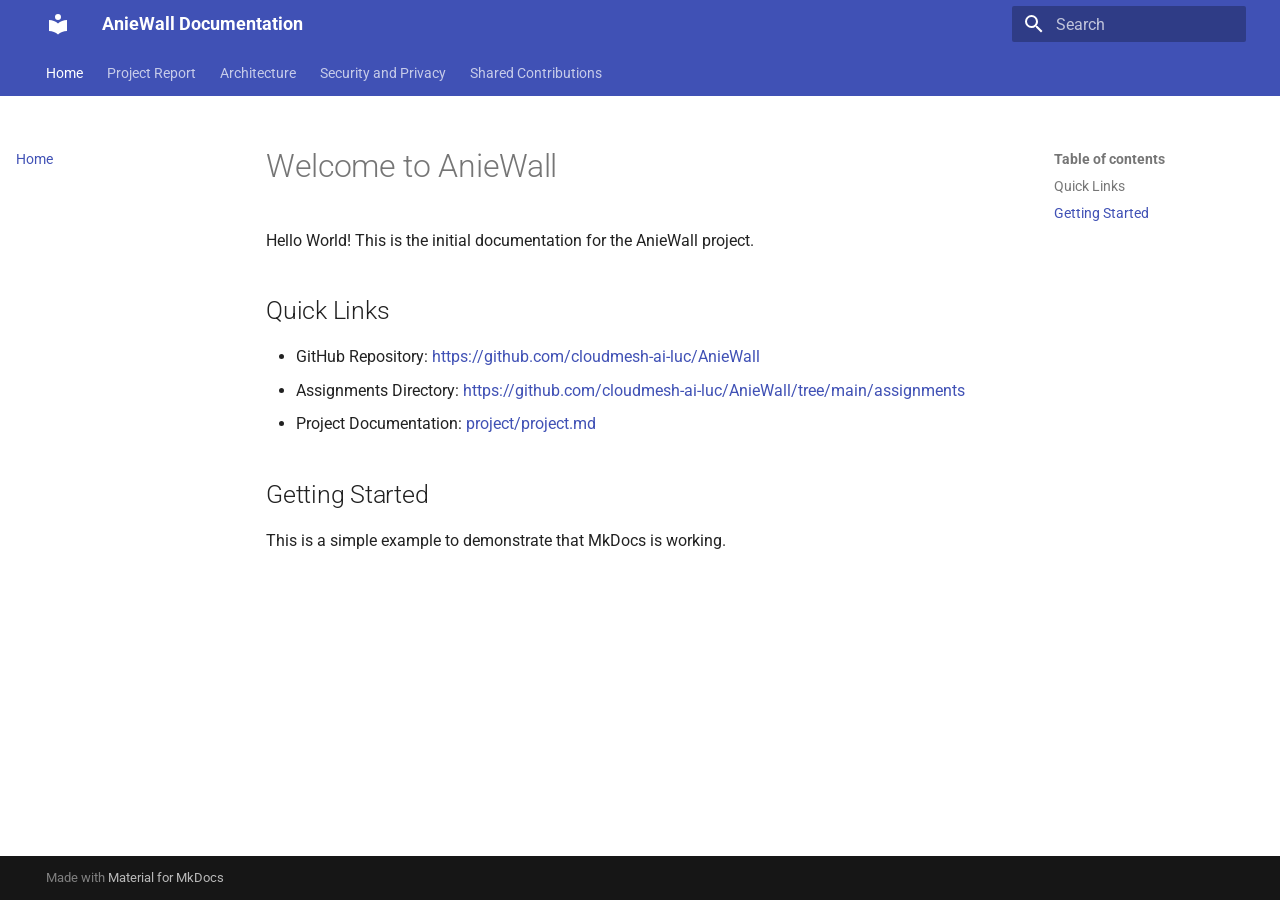
<file: index.html>
<!doctype html>
<html lang="en" class="no-js">
  <head>
    
      <meta charset="utf-8">
      <meta name="viewport" content="width=device-width,initial-scale=1">
      
      
      
      
      
        <link rel="next" href="project/project/">
      
      
        
      
      
      <link rel="icon" href="assets/images/favicon.png">
      <meta name="generator" content="mkdocs-1.6.1, mkdocs-material-9.7.7">
    
    
      
        <title>AnieWall Documentation</title>
      
    
    
      <link rel="stylesheet" href="assets/stylesheets/main.ec1eaa64.min.css">
      
        
        <link rel="stylesheet" href="assets/stylesheets/palette.ab4e12ef.min.css">
      
      


    
    
      
    
    
      
        
        
        <link rel="preconnect" href="https://fonts.gstatic.com" crossorigin>
        <link rel="stylesheet" href="https://fonts.googleapis.com/css?family=Roboto:300,300i,400,400i,700,700i%7CRoboto+Mono:400,400i,700,700i&display=fallback">
        <style>:root{--md-text-font:"Roboto";--md-code-font:"Roboto Mono"}</style>
      
    
    
      <link rel="stylesheet" href="stylesheets/extra.css">
    
    <script>__md_scope=new URL(".",location),__md_hash=e=>[...e].reduce(((e,_)=>(e<<5)-e+_.charCodeAt(0)),0),__md_get=(e,_=localStorage,t=__md_scope)=>JSON.parse(_.getItem(t.pathname+"."+e)),__md_set=(e,_,t=localStorage,a=__md_scope)=>{try{t.setItem(a.pathname+"."+e,JSON.stringify(_))}catch(e){}}</script>
    
      

    
    
  </head>
  
  
    
    
      
    
    
    
    
    <body dir="ltr" data-md-color-scheme="default" data-md-color-primary="indigo" data-md-color-accent="indigo">
  
    
    <input class="md-toggle" data-md-toggle="drawer" type="checkbox" id="__drawer" autocomplete="off">
    <input class="md-toggle" data-md-toggle="search" type="checkbox" id="__search" autocomplete="off">
    <label class="md-overlay" for="__drawer"></label>
    <div data-md-component="skip">
      
        
        <a href="#welcome-to-aniewall" class="md-skip">
          Skip to content
        </a>
      
    </div>
    <div data-md-component="announce">
      
    </div>
    
    
      

<header class="md-header" data-md-component="header">
  <nav class="md-header__inner md-grid" aria-label="Header">
    <a href="." title="AnieWall Documentation" class="md-header__button md-logo" aria-label="AnieWall Documentation" data-md-component="logo">
      
  
  <svg xmlns="http://www.w3.org/2000/svg" viewBox="0 0 24 24"><path d="M12 8a3 3 0 0 0 3-3 3 3 0 0 0-3-3 3 3 0 0 0-3 3 3 3 0 0 0 3 3m0 3.54C9.64 9.35 6.5 8 3 8v11c3.5 0 6.64 1.35 9 3.54 2.36-2.19 5.5-3.54 9-3.54V8c-3.5 0-6.64 1.35-9 3.54"/></svg>

    </a>
    <label class="md-header__button md-icon" for="__drawer">
      
      <svg xmlns="http://www.w3.org/2000/svg" viewBox="0 0 24 24"><path d="M3 6h18v2H3zm0 5h18v2H3zm0 5h18v2H3z"/></svg>
    </label>
    <div class="md-header__title" data-md-component="header-title">
      <div class="md-header__ellipsis">
        <div class="md-header__topic">
          <span class="md-ellipsis">
            AnieWall Documentation
          </span>
        </div>
        <div class="md-header__topic" data-md-component="header-topic">
          <span class="md-ellipsis">
            
              Home
            
          </span>
        </div>
      </div>
    </div>
    
      
        <form class="md-header__option" data-md-component="palette">
  
    
    
    
    <input class="md-option" data-md-color-media="" data-md-color-scheme="default" data-md-color-primary="indigo" data-md-color-accent="indigo"  aria-hidden="true"  type="radio" name="__palette" id="__palette_0">
    
  
    
    
    
    <input class="md-option" data-md-color-media="" data-md-color-scheme="slate" data-md-color-primary="indigo" data-md-color-accent="indigo"  aria-hidden="true"  type="radio" name="__palette" id="__palette_1">
    
  
</form>
      
    
    
      <script>var palette=__md_get("__palette");if(palette&&palette.color){if("(prefers-color-scheme)"===palette.color.media){var media=matchMedia("(prefers-color-scheme: light)"),input=document.querySelector(media.matches?"[data-md-color-media='(prefers-color-scheme: light)']":"[data-md-color-media='(prefers-color-scheme: dark)']");palette.color.media=input.getAttribute("data-md-color-media"),palette.color.scheme=input.getAttribute("data-md-color-scheme"),palette.color.primary=input.getAttribute("data-md-color-primary"),palette.color.accent=input.getAttribute("data-md-color-accent")}for(var[key,value]of Object.entries(palette.color))document.body.setAttribute("data-md-color-"+key,value)}</script>
    
    
    
      
      
        <label class="md-header__button md-icon" for="__search">
          
          <svg xmlns="http://www.w3.org/2000/svg" viewBox="0 0 24 24"><path d="M9.5 3A6.5 6.5 0 0 1 16 9.5c0 1.61-.59 3.09-1.56 4.23l.27.27h.79l5 5-1.5 1.5-5-5v-.79l-.27-.27A6.52 6.52 0 0 1 9.5 16 6.5 6.5 0 0 1 3 9.5 6.5 6.5 0 0 1 9.5 3m0 2C7 5 5 7 5 9.5S7 14 9.5 14 14 12 14 9.5 12 5 9.5 5"/></svg>
        </label>
        <div class="md-search" data-md-component="search" role="dialog">
  <label class="md-search__overlay" for="__search"></label>
  <div class="md-search__inner" role="search">
    <form class="md-search__form" name="search">
      <input type="text" class="md-search__input" name="query" aria-label="Search" placeholder="Search" autocapitalize="off" autocorrect="off" autocomplete="off" spellcheck="false" data-md-component="search-query" required>
      <label class="md-search__icon md-icon" for="__search">
        
        <svg xmlns="http://www.w3.org/2000/svg" viewBox="0 0 24 24"><path d="M9.5 3A6.5 6.5 0 0 1 16 9.5c0 1.61-.59 3.09-1.56 4.23l.27.27h.79l5 5-1.5 1.5-5-5v-.79l-.27-.27A6.52 6.52 0 0 1 9.5 16 6.5 6.5 0 0 1 3 9.5 6.5 6.5 0 0 1 9.5 3m0 2C7 5 5 7 5 9.5S7 14 9.5 14 14 12 14 9.5 12 5 9.5 5"/></svg>
        
        <svg xmlns="http://www.w3.org/2000/svg" viewBox="0 0 24 24"><path d="M20 11v2H8l5.5 5.5-1.42 1.42L4.16 12l7.92-7.92L13.5 5.5 8 11z"/></svg>
      </label>
      <nav class="md-search__options" aria-label="Search">
        
        <button type="reset" class="md-search__icon md-icon" title="Clear" aria-label="Clear" tabindex="-1">
          
          <svg xmlns="http://www.w3.org/2000/svg" viewBox="0 0 24 24"><path d="M19 6.41 17.59 5 12 10.59 6.41 5 5 6.41 10.59 12 5 17.59 6.41 19 12 13.41 17.59 19 19 17.59 13.41 12z"/></svg>
        </button>
      </nav>
      
        <div class="md-search__suggest" data-md-component="search-suggest"></div>
      
    </form>
    <div class="md-search__output">
      <div class="md-search__scrollwrap" tabindex="0" data-md-scrollfix>
        <div class="md-search-result" data-md-component="search-result">
          <div class="md-search-result__meta">
            Initializing search
          </div>
          <ol class="md-search-result__list" role="presentation"></ol>
        </div>
      </div>
    </div>
  </div>
</div>
      
    
    
  </nav>
  
</header>
    
    <div class="md-container" data-md-component="container">
      
      
        
          
            
<nav class="md-tabs" aria-label="Tabs" data-md-component="tabs">
  <div class="md-grid">
    <ul class="md-tabs__list">
      
        
  
  
  
    
  
  
    <li class="md-tabs__item md-tabs__item--active">
      <a href="." class="md-tabs__link">
        
  
  
    
  
  Home

      </a>
    </li>
  

      
        
  
  
  
  
    <li class="md-tabs__item">
      <a href="project/project/" class="md-tabs__link">
        
  
  
    
  
  Project Report

      </a>
    </li>
  

      
        
  
  
  
  
    <li class="md-tabs__item">
      <a href="architecture/" class="md-tabs__link">
        
  
  
    
  
  Architecture

      </a>
    </li>
  

      
        
  
  
  
  
    <li class="md-tabs__item">
      <a href="security/" class="md-tabs__link">
        
  
  
    
  
  Security and Privacy

      </a>
    </li>
  

      
        
  
  
  
  
    <li class="md-tabs__item">
      <a href="contributions/" class="md-tabs__link">
        
  
  
    
  
  Shared Contributions

      </a>
    </li>
  

      
    </ul>
  </div>
</nav>
          
        
      
      <main class="md-main" data-md-component="main">
        <div class="md-main__inner md-grid">
          
            
              
              <div class="md-sidebar md-sidebar--primary" data-md-component="sidebar" data-md-type="navigation" >
                <div class="md-sidebar__scrollwrap">
                  <div class="md-sidebar__inner">
                    


  


<nav class="md-nav md-nav--primary md-nav--lifted" aria-label="Navigation" data-md-level="0">
  <label class="md-nav__title" for="__drawer">
    <a href="." title="AnieWall Documentation" class="md-nav__button md-logo" aria-label="AnieWall Documentation" data-md-component="logo">
      
  
  <svg xmlns="http://www.w3.org/2000/svg" viewBox="0 0 24 24"><path d="M12 8a3 3 0 0 0 3-3 3 3 0 0 0-3-3 3 3 0 0 0-3 3 3 3 0 0 0 3 3m0 3.54C9.64 9.35 6.5 8 3 8v11c3.5 0 6.64 1.35 9 3.54 2.36-2.19 5.5-3.54 9-3.54V8c-3.5 0-6.64 1.35-9 3.54"/></svg>

    </a>
    AnieWall Documentation
  </label>
  
  <ul class="md-nav__list" data-md-scrollfix>
    
      
      
  
  
    
  
  
  
    <li class="md-nav__item md-nav__item--active">
      
      <input class="md-nav__toggle md-toggle" type="checkbox" id="__toc">
      
      
        
      
      
        <label class="md-nav__link md-nav__link--active" for="__toc">
          
  
  
  <span class="md-ellipsis">
    
  
    Home
  

    
  </span>
  
  

          <span class="md-nav__icon md-icon"></span>
        </label>
      
      <a href="." class="md-nav__link md-nav__link--active">
        
  
  
  <span class="md-ellipsis">
    
  
    Home
  

    
  </span>
  
  

      </a>
      
        

<nav class="md-nav md-nav--secondary" aria-label="Table of contents">
  
  
  
    
  
  
    <label class="md-nav__title" for="__toc">
      <span class="md-nav__icon md-icon"></span>
      Table of contents
    </label>
    <ul class="md-nav__list" data-md-component="toc" data-md-scrollfix>
      
        <li class="md-nav__item">
  <a href="#quick-links" class="md-nav__link">
    <span class="md-ellipsis">
      
        Quick Links
      
    </span>
  </a>
  
</li>
      
        <li class="md-nav__item">
  <a href="#getting-started" class="md-nav__link">
    <span class="md-ellipsis">
      
        Getting Started
      
    </span>
  </a>
  
</li>
      
    </ul>
  
</nav>
      
    </li>
  

    
      
      
  
  
  
  
    <li class="md-nav__item">
      <a href="project/project/" class="md-nav__link">
        
  
  
  <span class="md-ellipsis">
    
  
    Project Report
  

    
  </span>
  
  

      </a>
    </li>
  

    
      
      
  
  
  
  
    <li class="md-nav__item">
      <a href="architecture/" class="md-nav__link">
        
  
  
  <span class="md-ellipsis">
    
  
    Architecture
  

    
  </span>
  
  

      </a>
    </li>
  

    
      
      
  
  
  
  
    <li class="md-nav__item">
      <a href="security/" class="md-nav__link">
        
  
  
  <span class="md-ellipsis">
    
  
    Security and Privacy
  

    
  </span>
  
  

      </a>
    </li>
  

    
      
      
  
  
  
  
    <li class="md-nav__item">
      <a href="contributions/" class="md-nav__link">
        
  
  
  <span class="md-ellipsis">
    
  
    Shared Contributions
  

    
  </span>
  
  

      </a>
    </li>
  

    
  </ul>
</nav>
                  </div>
                </div>
              </div>
            
            
              
              <div class="md-sidebar md-sidebar--secondary" data-md-component="sidebar" data-md-type="toc" >
                <div class="md-sidebar__scrollwrap">
                  <div class="md-sidebar__inner">
                    

<nav class="md-nav md-nav--secondary" aria-label="Table of contents">
  
  
  
    
  
  
    <label class="md-nav__title" for="__toc">
      <span class="md-nav__icon md-icon"></span>
      Table of contents
    </label>
    <ul class="md-nav__list" data-md-component="toc" data-md-scrollfix>
      
        <li class="md-nav__item">
  <a href="#quick-links" class="md-nav__link">
    <span class="md-ellipsis">
      
        Quick Links
      
    </span>
  </a>
  
</li>
      
        <li class="md-nav__item">
  <a href="#getting-started" class="md-nav__link">
    <span class="md-ellipsis">
      
        Getting Started
      
    </span>
  </a>
  
</li>
      
    </ul>
  
</nav>
                  </div>
                </div>
              </div>
            
          
          
            <div class="md-content" data-md-component="content">
              
              <article class="md-content__inner md-typeset">
                
                  



<h1 id="welcome-to-aniewall">Welcome to AnieWall</h1>
<p>Hello World! This is the initial documentation for the AnieWall project.</p>
<h2 id="quick-links">Quick Links</h2>
<ul>
<li>GitHub Repository: <a href="https://github.com/cloudmesh-ai-luc/AnieWall">https://github.com/cloudmesh-ai-luc/AnieWall</a></li>
<li>Assignments Directory: <a href="https://github.com/cloudmesh-ai-luc/AnieWall/tree/main/assignments">https://github.com/cloudmesh-ai-luc/AnieWall/tree/main/assignments</a></li>
<li>Project Documentation: <a href="project/project/">project/project.md</a></li>
</ul>
<h2 id="getting-started">Getting Started</h2>
<p>This is a simple example to demonstrate that MkDocs is working.</p>












                
              </article>
            </div>
          
          
<script>var target=document.getElementById(location.hash.slice(1));target&&target.name&&(target.checked=target.name.startsWith("__tabbed_"))</script>
        </div>
        
          <button type="button" class="md-top md-icon" data-md-component="top" hidden>
  
  <svg xmlns="http://www.w3.org/2000/svg" viewBox="0 0 24 24"><path d="M13 20h-2V8l-5.5 5.5-1.42-1.42L12 4.16l7.92 7.92-1.42 1.42L13 8z"/></svg>
  Back to top
</button>
        
      </main>
      
        <footer class="md-footer">
  
  <div class="md-footer-meta md-typeset">
    <div class="md-footer-meta__inner md-grid">
      <div class="md-copyright">
  
  
    Made with
    <a href="https://squidfunk.github.io/mkdocs-material/" target="_blank" rel="noopener">
      Material for MkDocs
    </a>
  
</div>
      
    </div>
  </div>
</footer>
      
    </div>
    <div class="md-dialog" data-md-component="dialog">
      <div class="md-dialog__inner md-typeset"></div>
    </div>
    
    
    
      
      
      <script id="__config" type="application/json">{"annotate": null, "base": ".", "features": ["navigation.tabs", "navigation.sections", "navigation.top", "search.suggest", "search.highlight"], "search": "assets/javascripts/workers/search.2c215733.min.js", "tags": null, "translations": {"clipboard.copied": "Copied to clipboard", "clipboard.copy": "Copy to clipboard", "search.result.more.one": "1 more on this page", "search.result.more.other": "# more on this page", "search.result.none": "No matching documents", "search.result.one": "1 matching document", "search.result.other": "# matching documents", "search.result.placeholder": "Type to start searching", "search.result.term.missing": "Missing", "select.version": "Select version"}, "version": null}</script>
    
    
      <script src="assets/javascripts/bundle.d7400e89.min.js"></script>
      
    
  </body>
</html>
</file>
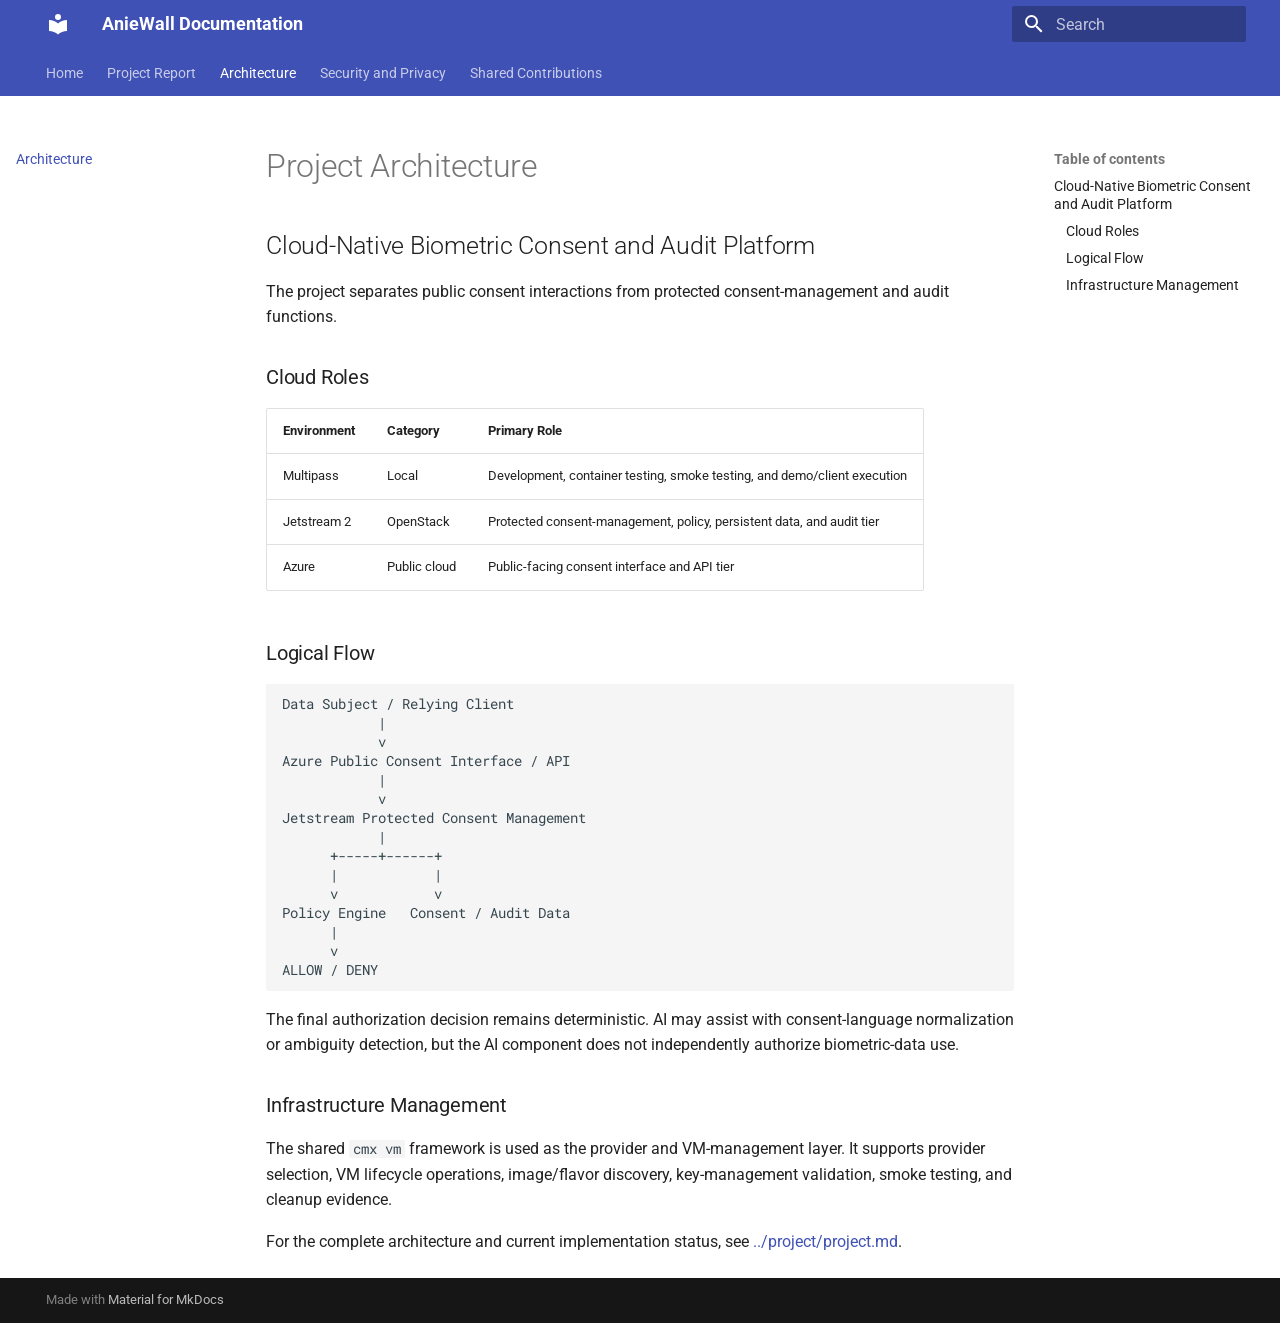
<file: architecture/index.html>
<!doctype html>
<html lang="en" class="no-js">
  <head>
    
      <meta charset="utf-8">
      <meta name="viewport" content="width=device-width,initial-scale=1">
      
      
      
      
        <link rel="prev" href="../project/project/">
      
      
        <link rel="next" href="../security/">
      
      
        
      
      
      <link rel="icon" href="../assets/images/favicon.png">
      <meta name="generator" content="mkdocs-1.6.1, mkdocs-material-9.7.7">
    
    
      
        <title>Architecture - AnieWall Documentation</title>
      
    
    
      <link rel="stylesheet" href="../assets/stylesheets/main.ec1eaa64.min.css">
      
        
        <link rel="stylesheet" href="../assets/stylesheets/palette.ab4e12ef.min.css">
      
      


    
    
      
    
    
      
        
        
        <link rel="preconnect" href="https://fonts.gstatic.com" crossorigin>
        <link rel="stylesheet" href="https://fonts.googleapis.com/css?family=Roboto:300,300i,400,400i,700,700i%7CRoboto+Mono:400,400i,700,700i&display=fallback">
        <style>:root{--md-text-font:"Roboto";--md-code-font:"Roboto Mono"}</style>
      
    
    
      <link rel="stylesheet" href="../stylesheets/extra.css">
    
    <script>__md_scope=new URL("..",location),__md_hash=e=>[...e].reduce(((e,_)=>(e<<5)-e+_.charCodeAt(0)),0),__md_get=(e,_=localStorage,t=__md_scope)=>JSON.parse(_.getItem(t.pathname+"."+e)),__md_set=(e,_,t=localStorage,a=__md_scope)=>{try{t.setItem(a.pathname+"."+e,JSON.stringify(_))}catch(e){}}</script>
    
      

    
    
  </head>
  
  
    
    
      
    
    
    
    
    <body dir="ltr" data-md-color-scheme="default" data-md-color-primary="indigo" data-md-color-accent="indigo">
  
    
    <input class="md-toggle" data-md-toggle="drawer" type="checkbox" id="__drawer" autocomplete="off">
    <input class="md-toggle" data-md-toggle="search" type="checkbox" id="__search" autocomplete="off">
    <label class="md-overlay" for="__drawer"></label>
    <div data-md-component="skip">
      
        
        <a href="#project-architecture" class="md-skip">
          Skip to content
        </a>
      
    </div>
    <div data-md-component="announce">
      
    </div>
    
    
      

<header class="md-header" data-md-component="header">
  <nav class="md-header__inner md-grid" aria-label="Header">
    <a href=".." title="AnieWall Documentation" class="md-header__button md-logo" aria-label="AnieWall Documentation" data-md-component="logo">
      
  
  <svg xmlns="http://www.w3.org/2000/svg" viewBox="0 0 24 24"><path d="M12 8a3 3 0 0 0 3-3 3 3 0 0 0-3-3 3 3 0 0 0-3 3 3 3 0 0 0 3 3m0 3.54C9.64 9.35 6.5 8 3 8v11c3.5 0 6.64 1.35 9 3.54 2.36-2.19 5.5-3.54 9-3.54V8c-3.5 0-6.64 1.35-9 3.54"/></svg>

    </a>
    <label class="md-header__button md-icon" for="__drawer">
      
      <svg xmlns="http://www.w3.org/2000/svg" viewBox="0 0 24 24"><path d="M3 6h18v2H3zm0 5h18v2H3zm0 5h18v2H3z"/></svg>
    </label>
    <div class="md-header__title" data-md-component="header-title">
      <div class="md-header__ellipsis">
        <div class="md-header__topic">
          <span class="md-ellipsis">
            AnieWall Documentation
          </span>
        </div>
        <div class="md-header__topic" data-md-component="header-topic">
          <span class="md-ellipsis">
            
              Architecture
            
          </span>
        </div>
      </div>
    </div>
    
      
        <form class="md-header__option" data-md-component="palette">
  
    
    
    
    <input class="md-option" data-md-color-media="" data-md-color-scheme="default" data-md-color-primary="indigo" data-md-color-accent="indigo"  aria-hidden="true"  type="radio" name="__palette" id="__palette_0">
    
  
    
    
    
    <input class="md-option" data-md-color-media="" data-md-color-scheme="slate" data-md-color-primary="indigo" data-md-color-accent="indigo"  aria-hidden="true"  type="radio" name="__palette" id="__palette_1">
    
  
</form>
      
    
    
      <script>var palette=__md_get("__palette");if(palette&&palette.color){if("(prefers-color-scheme)"===palette.color.media){var media=matchMedia("(prefers-color-scheme: light)"),input=document.querySelector(media.matches?"[data-md-color-media='(prefers-color-scheme: light)']":"[data-md-color-media='(prefers-color-scheme: dark)']");palette.color.media=input.getAttribute("data-md-color-media"),palette.color.scheme=input.getAttribute("data-md-color-scheme"),palette.color.primary=input.getAttribute("data-md-color-primary"),palette.color.accent=input.getAttribute("data-md-color-accent")}for(var[key,value]of Object.entries(palette.color))document.body.setAttribute("data-md-color-"+key,value)}</script>
    
    
    
      
      
        <label class="md-header__button md-icon" for="__search">
          
          <svg xmlns="http://www.w3.org/2000/svg" viewBox="0 0 24 24"><path d="M9.5 3A6.5 6.5 0 0 1 16 9.5c0 1.61-.59 3.09-1.56 4.23l.27.27h.79l5 5-1.5 1.5-5-5v-.79l-.27-.27A6.52 6.52 0 0 1 9.5 16 6.5 6.5 0 0 1 3 9.5 6.5 6.5 0 0 1 9.5 3m0 2C7 5 5 7 5 9.5S7 14 9.5 14 14 12 14 9.5 12 5 9.5 5"/></svg>
        </label>
        <div class="md-search" data-md-component="search" role="dialog">
  <label class="md-search__overlay" for="__search"></label>
  <div class="md-search__inner" role="search">
    <form class="md-search__form" name="search">
      <input type="text" class="md-search__input" name="query" aria-label="Search" placeholder="Search" autocapitalize="off" autocorrect="off" autocomplete="off" spellcheck="false" data-md-component="search-query" required>
      <label class="md-search__icon md-icon" for="__search">
        
        <svg xmlns="http://www.w3.org/2000/svg" viewBox="0 0 24 24"><path d="M9.5 3A6.5 6.5 0 0 1 16 9.5c0 1.61-.59 3.09-1.56 4.23l.27.27h.79l5 5-1.5 1.5-5-5v-.79l-.27-.27A6.52 6.52 0 0 1 9.5 16 6.5 6.5 0 0 1 3 9.5 6.5 6.5 0 0 1 9.5 3m0 2C7 5 5 7 5 9.5S7 14 9.5 14 14 12 14 9.5 12 5 9.5 5"/></svg>
        
        <svg xmlns="http://www.w3.org/2000/svg" viewBox="0 0 24 24"><path d="M20 11v2H8l5.5 5.5-1.42 1.42L4.16 12l7.92-7.92L13.5 5.5 8 11z"/></svg>
      </label>
      <nav class="md-search__options" aria-label="Search">
        
        <button type="reset" class="md-search__icon md-icon" title="Clear" aria-label="Clear" tabindex="-1">
          
          <svg xmlns="http://www.w3.org/2000/svg" viewBox="0 0 24 24"><path d="M19 6.41 17.59 5 12 10.59 6.41 5 5 6.41 10.59 12 5 17.59 6.41 19 12 13.41 17.59 19 19 17.59 13.41 12z"/></svg>
        </button>
      </nav>
      
        <div class="md-search__suggest" data-md-component="search-suggest"></div>
      
    </form>
    <div class="md-search__output">
      <div class="md-search__scrollwrap" tabindex="0" data-md-scrollfix>
        <div class="md-search-result" data-md-component="search-result">
          <div class="md-search-result__meta">
            Initializing search
          </div>
          <ol class="md-search-result__list" role="presentation"></ol>
        </div>
      </div>
    </div>
  </div>
</div>
      
    
    
  </nav>
  
</header>
    
    <div class="md-container" data-md-component="container">
      
      
        
          
            
<nav class="md-tabs" aria-label="Tabs" data-md-component="tabs">
  <div class="md-grid">
    <ul class="md-tabs__list">
      
        
  
  
  
  
    <li class="md-tabs__item">
      <a href=".." class="md-tabs__link">
        
  
  
    
  
  Home

      </a>
    </li>
  

      
        
  
  
  
  
    <li class="md-tabs__item">
      <a href="../project/project/" class="md-tabs__link">
        
  
  
    
  
  Project Report

      </a>
    </li>
  

      
        
  
  
  
    
  
  
    <li class="md-tabs__item md-tabs__item--active">
      <a href="./" class="md-tabs__link">
        
  
  
    
  
  Architecture

      </a>
    </li>
  

      
        
  
  
  
  
    <li class="md-tabs__item">
      <a href="../security/" class="md-tabs__link">
        
  
  
    
  
  Security and Privacy

      </a>
    </li>
  

      
        
  
  
  
  
    <li class="md-tabs__item">
      <a href="../contributions/" class="md-tabs__link">
        
  
  
    
  
  Shared Contributions

      </a>
    </li>
  

      
    </ul>
  </div>
</nav>
          
        
      
      <main class="md-main" data-md-component="main">
        <div class="md-main__inner md-grid">
          
            
              
              <div class="md-sidebar md-sidebar--primary" data-md-component="sidebar" data-md-type="navigation" >
                <div class="md-sidebar__scrollwrap">
                  <div class="md-sidebar__inner">
                    


  


<nav class="md-nav md-nav--primary md-nav--lifted" aria-label="Navigation" data-md-level="0">
  <label class="md-nav__title" for="__drawer">
    <a href=".." title="AnieWall Documentation" class="md-nav__button md-logo" aria-label="AnieWall Documentation" data-md-component="logo">
      
  
  <svg xmlns="http://www.w3.org/2000/svg" viewBox="0 0 24 24"><path d="M12 8a3 3 0 0 0 3-3 3 3 0 0 0-3-3 3 3 0 0 0-3 3 3 3 0 0 0 3 3m0 3.54C9.64 9.35 6.5 8 3 8v11c3.5 0 6.64 1.35 9 3.54 2.36-2.19 5.5-3.54 9-3.54V8c-3.5 0-6.64 1.35-9 3.54"/></svg>

    </a>
    AnieWall Documentation
  </label>
  
  <ul class="md-nav__list" data-md-scrollfix>
    
      
      
  
  
  
  
    <li class="md-nav__item">
      <a href=".." class="md-nav__link">
        
  
  
  <span class="md-ellipsis">
    
  
    Home
  

    
  </span>
  
  

      </a>
    </li>
  

    
      
      
  
  
  
  
    <li class="md-nav__item">
      <a href="../project/project/" class="md-nav__link">
        
  
  
  <span class="md-ellipsis">
    
  
    Project Report
  

    
  </span>
  
  

      </a>
    </li>
  

    
      
      
  
  
    
  
  
  
    <li class="md-nav__item md-nav__item--active">
      
      <input class="md-nav__toggle md-toggle" type="checkbox" id="__toc">
      
      
        
      
      
        <label class="md-nav__link md-nav__link--active" for="__toc">
          
  
  
  <span class="md-ellipsis">
    
  
    Architecture
  

    
  </span>
  
  

          <span class="md-nav__icon md-icon"></span>
        </label>
      
      <a href="./" class="md-nav__link md-nav__link--active">
        
  
  
  <span class="md-ellipsis">
    
  
    Architecture
  

    
  </span>
  
  

      </a>
      
        

<nav class="md-nav md-nav--secondary" aria-label="Table of contents">
  
  
  
    
  
  
    <label class="md-nav__title" for="__toc">
      <span class="md-nav__icon md-icon"></span>
      Table of contents
    </label>
    <ul class="md-nav__list" data-md-component="toc" data-md-scrollfix>
      
        <li class="md-nav__item">
  <a href="#cloud-native-biometric-consent-and-audit-platform" class="md-nav__link">
    <span class="md-ellipsis">
      
        Cloud-Native Biometric Consent and Audit Platform
      
    </span>
  </a>
  
    <nav class="md-nav" aria-label="Cloud-Native Biometric Consent and Audit Platform">
      <ul class="md-nav__list">
        
          <li class="md-nav__item">
  <a href="#cloud-roles" class="md-nav__link">
    <span class="md-ellipsis">
      
        Cloud Roles
      
    </span>
  </a>
  
</li>
        
          <li class="md-nav__item">
  <a href="#logical-flow" class="md-nav__link">
    <span class="md-ellipsis">
      
        Logical Flow
      
    </span>
  </a>
  
</li>
        
          <li class="md-nav__item">
  <a href="#infrastructure-management" class="md-nav__link">
    <span class="md-ellipsis">
      
        Infrastructure Management
      
    </span>
  </a>
  
</li>
        
      </ul>
    </nav>
  
</li>
      
    </ul>
  
</nav>
      
    </li>
  

    
      
      
  
  
  
  
    <li class="md-nav__item">
      <a href="../security/" class="md-nav__link">
        
  
  
  <span class="md-ellipsis">
    
  
    Security and Privacy
  

    
  </span>
  
  

      </a>
    </li>
  

    
      
      
  
  
  
  
    <li class="md-nav__item">
      <a href="../contributions/" class="md-nav__link">
        
  
  
  <span class="md-ellipsis">
    
  
    Shared Contributions
  

    
  </span>
  
  

      </a>
    </li>
  

    
  </ul>
</nav>
                  </div>
                </div>
              </div>
            
            
              
              <div class="md-sidebar md-sidebar--secondary" data-md-component="sidebar" data-md-type="toc" >
                <div class="md-sidebar__scrollwrap">
                  <div class="md-sidebar__inner">
                    

<nav class="md-nav md-nav--secondary" aria-label="Table of contents">
  
  
  
    
  
  
    <label class="md-nav__title" for="__toc">
      <span class="md-nav__icon md-icon"></span>
      Table of contents
    </label>
    <ul class="md-nav__list" data-md-component="toc" data-md-scrollfix>
      
        <li class="md-nav__item">
  <a href="#cloud-native-biometric-consent-and-audit-platform" class="md-nav__link">
    <span class="md-ellipsis">
      
        Cloud-Native Biometric Consent and Audit Platform
      
    </span>
  </a>
  
    <nav class="md-nav" aria-label="Cloud-Native Biometric Consent and Audit Platform">
      <ul class="md-nav__list">
        
          <li class="md-nav__item">
  <a href="#cloud-roles" class="md-nav__link">
    <span class="md-ellipsis">
      
        Cloud Roles
      
    </span>
  </a>
  
</li>
        
          <li class="md-nav__item">
  <a href="#logical-flow" class="md-nav__link">
    <span class="md-ellipsis">
      
        Logical Flow
      
    </span>
  </a>
  
</li>
        
          <li class="md-nav__item">
  <a href="#infrastructure-management" class="md-nav__link">
    <span class="md-ellipsis">
      
        Infrastructure Management
      
    </span>
  </a>
  
</li>
        
      </ul>
    </nav>
  
</li>
      
    </ul>
  
</nav>
                  </div>
                </div>
              </div>
            
          
          
            <div class="md-content" data-md-component="content">
              
              <article class="md-content__inner md-typeset">
                
                  



<h1 id="project-architecture">Project Architecture</h1>
<h2 id="cloud-native-biometric-consent-and-audit-platform">Cloud-Native Biometric Consent and Audit Platform</h2>
<p>The project separates public consent interactions from protected consent-management and audit functions.</p>
<h3 id="cloud-roles">Cloud Roles</h3>
<table>
<thead>
<tr>
<th>Environment</th>
<th>Category</th>
<th>Primary Role</th>
</tr>
</thead>
<tbody>
<tr>
<td>Multipass</td>
<td>Local</td>
<td>Development, container testing, smoke testing, and demo/client execution</td>
</tr>
<tr>
<td>Jetstream 2</td>
<td>OpenStack</td>
<td>Protected consent-management, policy, persistent data, and audit tier</td>
</tr>
<tr>
<td>Azure</td>
<td>Public cloud</td>
<td>Public-facing consent interface and API tier</td>
</tr>
</tbody>
</table>
<h3 id="logical-flow">Logical Flow</h3>
<pre><code class="language-text">Data Subject / Relying Client
            |
            v
Azure Public Consent Interface / API
            |
            v
Jetstream Protected Consent Management
            |
      +-----+------+
      |            |
      v            v
Policy Engine   Consent / Audit Data
      |
      v
ALLOW / DENY
</code></pre>
<p>The final authorization decision remains deterministic. AI may assist with consent-language normalization or ambiguity detection, but the AI component does not independently authorize biometric-data use.</p>
<h3 id="infrastructure-management">Infrastructure Management</h3>
<p>The shared <code>cmx vm</code> framework is used as the provider and VM-management layer. It supports provider selection, VM lifecycle operations, image/flavor discovery, key-management validation, smoke testing, and cleanup evidence.</p>
<p>For the complete architecture and current implementation status, see <a href="../project/project.md">../project/project.md</a>.</p>












                
              </article>
            </div>
          
          
<script>var target=document.getElementById(location.hash.slice(1));target&&target.name&&(target.checked=target.name.startsWith("__tabbed_"))</script>
        </div>
        
          <button type="button" class="md-top md-icon" data-md-component="top" hidden>
  
  <svg xmlns="http://www.w3.org/2000/svg" viewBox="0 0 24 24"><path d="M13 20h-2V8l-5.5 5.5-1.42-1.42L12 4.16l7.92 7.92-1.42 1.42L13 8z"/></svg>
  Back to top
</button>
        
      </main>
      
        <footer class="md-footer">
  
  <div class="md-footer-meta md-typeset">
    <div class="md-footer-meta__inner md-grid">
      <div class="md-copyright">
  
  
    Made with
    <a href="https://squidfunk.github.io/mkdocs-material/" target="_blank" rel="noopener">
      Material for MkDocs
    </a>
  
</div>
      
    </div>
  </div>
</footer>
      
    </div>
    <div class="md-dialog" data-md-component="dialog">
      <div class="md-dialog__inner md-typeset"></div>
    </div>
    
    
    
      
      
      <script id="__config" type="application/json">{"annotate": null, "base": "..", "features": ["navigation.tabs", "navigation.sections", "navigation.top", "search.suggest", "search.highlight"], "search": "../assets/javascripts/workers/search.2c215733.min.js", "tags": null, "translations": {"clipboard.copied": "Copied to clipboard", "clipboard.copy": "Copy to clipboard", "search.result.more.one": "1 more on this page", "search.result.more.other": "# more on this page", "search.result.none": "No matching documents", "search.result.one": "1 matching document", "search.result.other": "# matching documents", "search.result.placeholder": "Type to start searching", "search.result.term.missing": "Missing", "select.version": "Select version"}, "version": null}</script>
    
    
      <script src="../assets/javascripts/bundle.d7400e89.min.js"></script>
      
    
  </body>
</html>
</file>
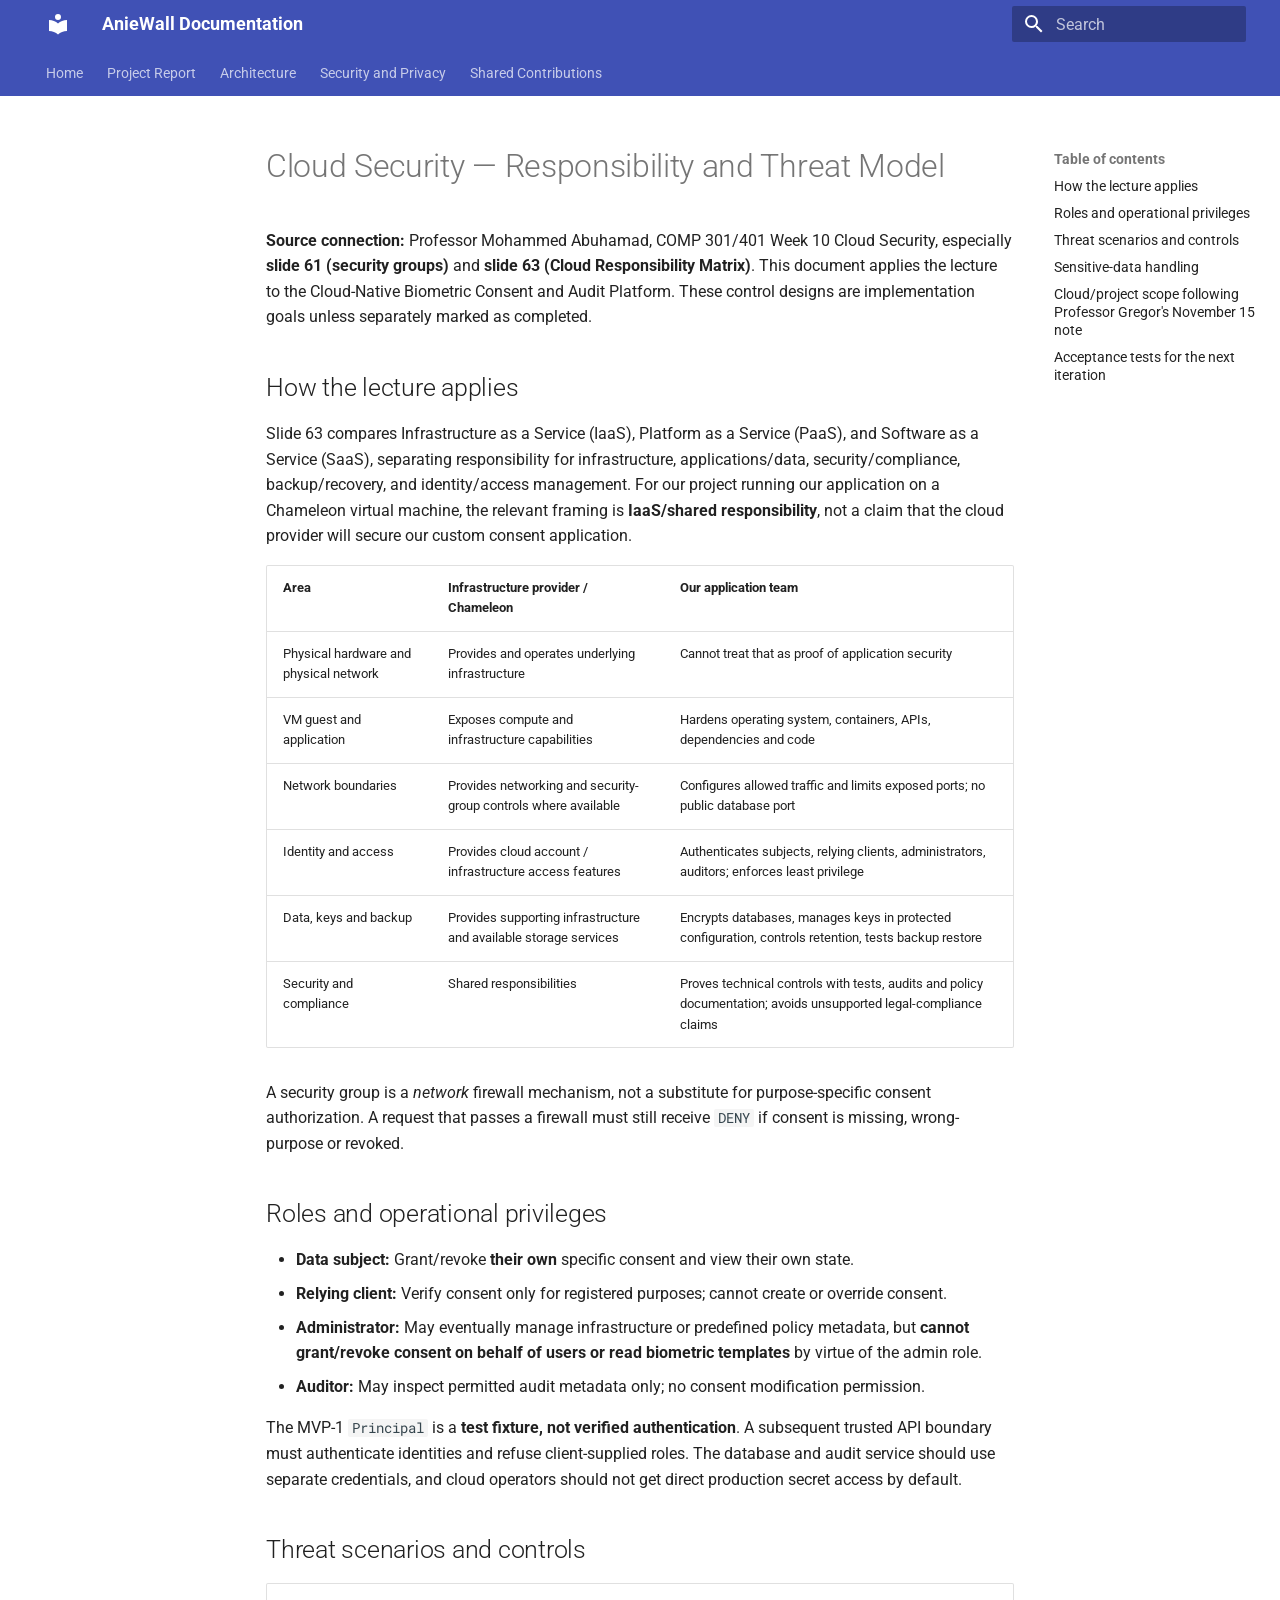
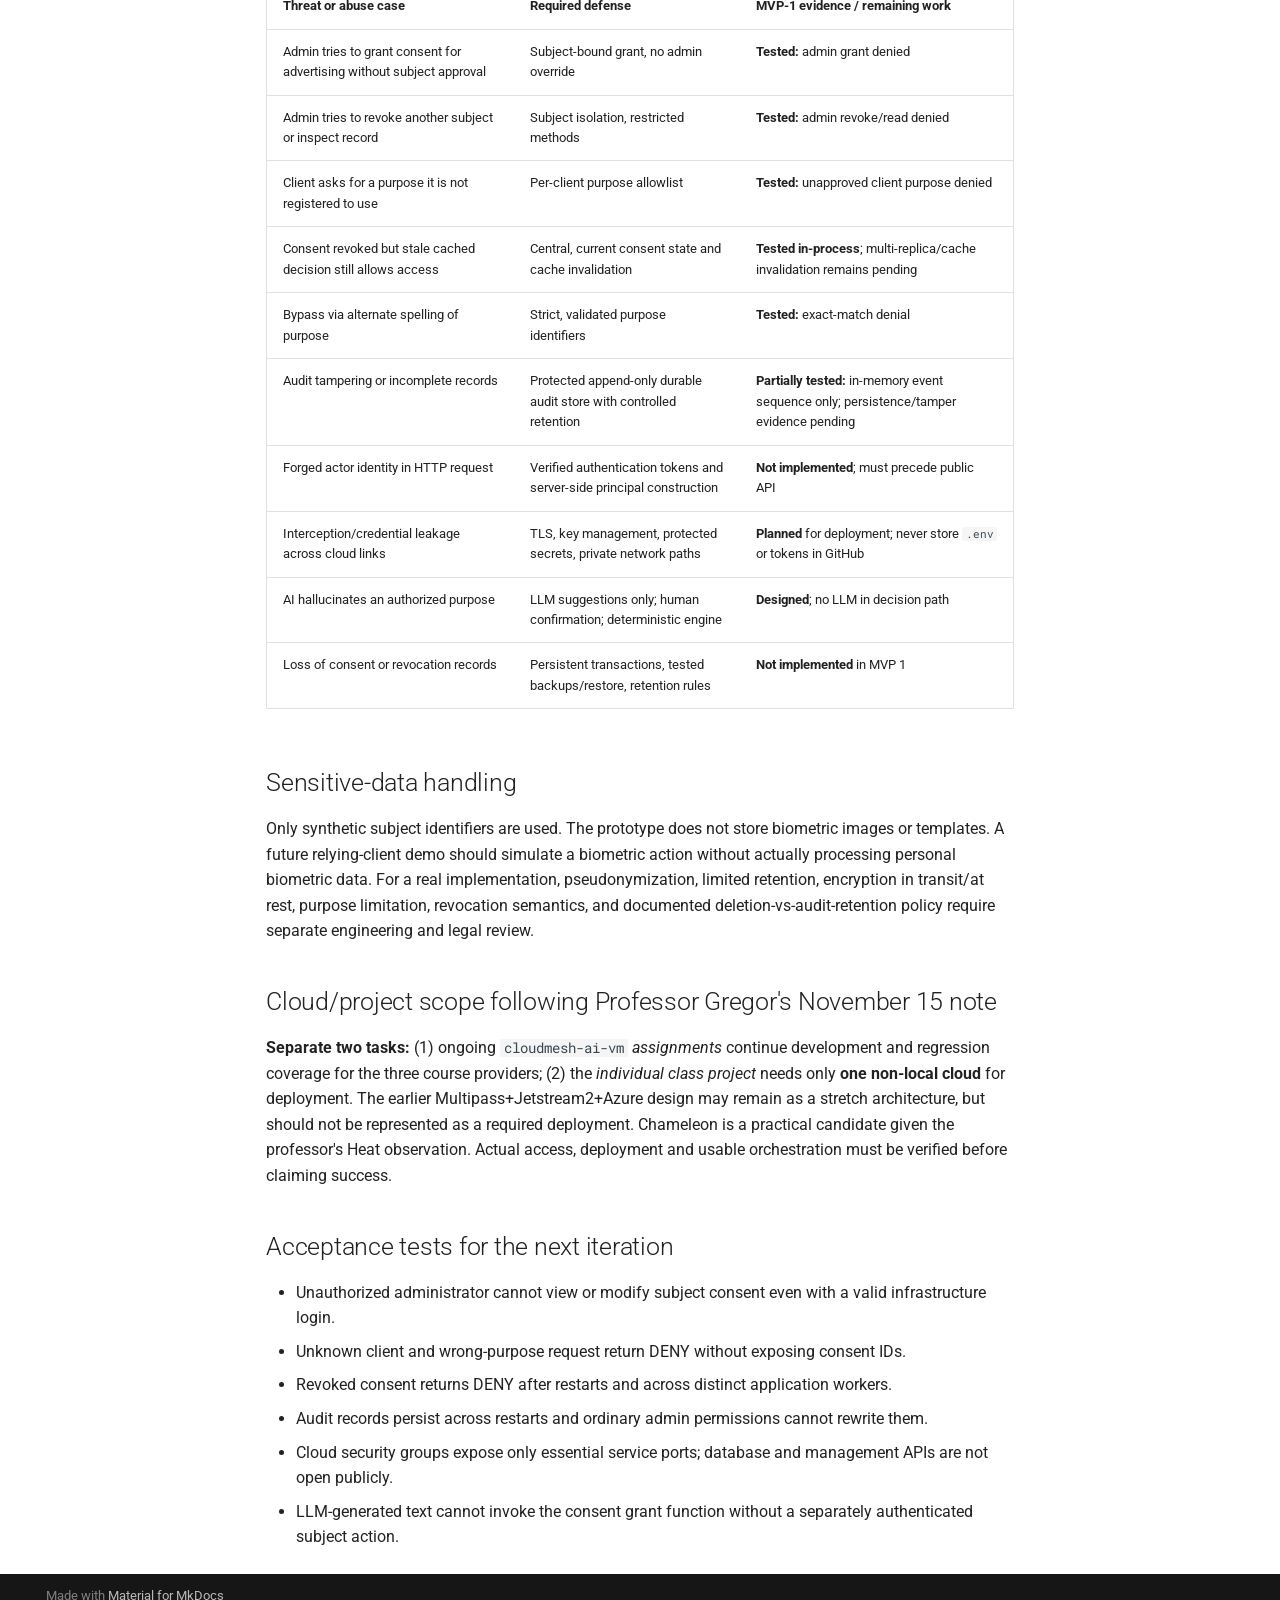
<file: cloud-security-shared-responsibility/index.html>
<!doctype html>
<html lang="en" class="no-js">
  <head>
    
      <meta charset="utf-8">
      <meta name="viewport" content="width=device-width,initial-scale=1">
      
      
      
      
      
      
        
      
      
      <link rel="icon" href="../assets/images/favicon.png">
      <meta name="generator" content="mkdocs-1.6.1, mkdocs-material-9.7.7">
    
    
      
        <title>Cloud Security — Responsibility and Threat Model - AnieWall Documentation</title>
      
    
    
      <link rel="stylesheet" href="../assets/stylesheets/main.ec1eaa64.min.css">
      
        
        <link rel="stylesheet" href="../assets/stylesheets/palette.ab4e12ef.min.css">
      
      


    
    
      
    
    
      
        
        
        <link rel="preconnect" href="https://fonts.gstatic.com" crossorigin>
        <link rel="stylesheet" href="https://fonts.googleapis.com/css?family=Roboto:300,300i,400,400i,700,700i%7CRoboto+Mono:400,400i,700,700i&display=fallback">
        <style>:root{--md-text-font:"Roboto";--md-code-font:"Roboto Mono"}</style>
      
    
    
      <link rel="stylesheet" href="../stylesheets/extra.css">
    
    <script>__md_scope=new URL("..",location),__md_hash=e=>[...e].reduce(((e,_)=>(e<<5)-e+_.charCodeAt(0)),0),__md_get=(e,_=localStorage,t=__md_scope)=>JSON.parse(_.getItem(t.pathname+"."+e)),__md_set=(e,_,t=localStorage,a=__md_scope)=>{try{t.setItem(a.pathname+"."+e,JSON.stringify(_))}catch(e){}}</script>
    
      

    
    
  </head>
  
  
    
    
      
    
    
    
    
    <body dir="ltr" data-md-color-scheme="default" data-md-color-primary="indigo" data-md-color-accent="indigo">
  
    
    <input class="md-toggle" data-md-toggle="drawer" type="checkbox" id="__drawer" autocomplete="off">
    <input class="md-toggle" data-md-toggle="search" type="checkbox" id="__search" autocomplete="off">
    <label class="md-overlay" for="__drawer"></label>
    <div data-md-component="skip">
      
        
        <a href="#cloud-security-responsibility-and-threat-model" class="md-skip">
          Skip to content
        </a>
      
    </div>
    <div data-md-component="announce">
      
    </div>
    
    
      

<header class="md-header" data-md-component="header">
  <nav class="md-header__inner md-grid" aria-label="Header">
    <a href=".." title="AnieWall Documentation" class="md-header__button md-logo" aria-label="AnieWall Documentation" data-md-component="logo">
      
  
  <svg xmlns="http://www.w3.org/2000/svg" viewBox="0 0 24 24"><path d="M12 8a3 3 0 0 0 3-3 3 3 0 0 0-3-3 3 3 0 0 0-3 3 3 3 0 0 0 3 3m0 3.54C9.64 9.35 6.5 8 3 8v11c3.5 0 6.64 1.35 9 3.54 2.36-2.19 5.5-3.54 9-3.54V8c-3.5 0-6.64 1.35-9 3.54"/></svg>

    </a>
    <label class="md-header__button md-icon" for="__drawer">
      
      <svg xmlns="http://www.w3.org/2000/svg" viewBox="0 0 24 24"><path d="M3 6h18v2H3zm0 5h18v2H3zm0 5h18v2H3z"/></svg>
    </label>
    <div class="md-header__title" data-md-component="header-title">
      <div class="md-header__ellipsis">
        <div class="md-header__topic">
          <span class="md-ellipsis">
            AnieWall Documentation
          </span>
        </div>
        <div class="md-header__topic" data-md-component="header-topic">
          <span class="md-ellipsis">
            
              Cloud Security — Responsibility and Threat Model
            
          </span>
        </div>
      </div>
    </div>
    
      
        <form class="md-header__option" data-md-component="palette">
  
    
    
    
    <input class="md-option" data-md-color-media="" data-md-color-scheme="default" data-md-color-primary="indigo" data-md-color-accent="indigo"  aria-hidden="true"  type="radio" name="__palette" id="__palette_0">
    
  
    
    
    
    <input class="md-option" data-md-color-media="" data-md-color-scheme="slate" data-md-color-primary="indigo" data-md-color-accent="indigo"  aria-hidden="true"  type="radio" name="__palette" id="__palette_1">
    
  
</form>
      
    
    
      <script>var palette=__md_get("__palette");if(palette&&palette.color){if("(prefers-color-scheme)"===palette.color.media){var media=matchMedia("(prefers-color-scheme: light)"),input=document.querySelector(media.matches?"[data-md-color-media='(prefers-color-scheme: light)']":"[data-md-color-media='(prefers-color-scheme: dark)']");palette.color.media=input.getAttribute("data-md-color-media"),palette.color.scheme=input.getAttribute("data-md-color-scheme"),palette.color.primary=input.getAttribute("data-md-color-primary"),palette.color.accent=input.getAttribute("data-md-color-accent")}for(var[key,value]of Object.entries(palette.color))document.body.setAttribute("data-md-color-"+key,value)}</script>
    
    
    
      
      
        <label class="md-header__button md-icon" for="__search">
          
          <svg xmlns="http://www.w3.org/2000/svg" viewBox="0 0 24 24"><path d="M9.5 3A6.5 6.5 0 0 1 16 9.5c0 1.61-.59 3.09-1.56 4.23l.27.27h.79l5 5-1.5 1.5-5-5v-.79l-.27-.27A6.52 6.52 0 0 1 9.5 16 6.5 6.5 0 0 1 3 9.5 6.5 6.5 0 0 1 9.5 3m0 2C7 5 5 7 5 9.5S7 14 9.5 14 14 12 14 9.5 12 5 9.5 5"/></svg>
        </label>
        <div class="md-search" data-md-component="search" role="dialog">
  <label class="md-search__overlay" for="__search"></label>
  <div class="md-search__inner" role="search">
    <form class="md-search__form" name="search">
      <input type="text" class="md-search__input" name="query" aria-label="Search" placeholder="Search" autocapitalize="off" autocorrect="off" autocomplete="off" spellcheck="false" data-md-component="search-query" required>
      <label class="md-search__icon md-icon" for="__search">
        
        <svg xmlns="http://www.w3.org/2000/svg" viewBox="0 0 24 24"><path d="M9.5 3A6.5 6.5 0 0 1 16 9.5c0 1.61-.59 3.09-1.56 4.23l.27.27h.79l5 5-1.5 1.5-5-5v-.79l-.27-.27A6.52 6.52 0 0 1 9.5 16 6.5 6.5 0 0 1 3 9.5 6.5 6.5 0 0 1 9.5 3m0 2C7 5 5 7 5 9.5S7 14 9.5 14 14 12 14 9.5 12 5 9.5 5"/></svg>
        
        <svg xmlns="http://www.w3.org/2000/svg" viewBox="0 0 24 24"><path d="M20 11v2H8l5.5 5.5-1.42 1.42L4.16 12l7.92-7.92L13.5 5.5 8 11z"/></svg>
      </label>
      <nav class="md-search__options" aria-label="Search">
        
        <button type="reset" class="md-search__icon md-icon" title="Clear" aria-label="Clear" tabindex="-1">
          
          <svg xmlns="http://www.w3.org/2000/svg" viewBox="0 0 24 24"><path d="M19 6.41 17.59 5 12 10.59 6.41 5 5 6.41 10.59 12 5 17.59 6.41 19 12 13.41 17.59 19 19 17.59 13.41 12z"/></svg>
        </button>
      </nav>
      
        <div class="md-search__suggest" data-md-component="search-suggest"></div>
      
    </form>
    <div class="md-search__output">
      <div class="md-search__scrollwrap" tabindex="0" data-md-scrollfix>
        <div class="md-search-result" data-md-component="search-result">
          <div class="md-search-result__meta">
            Initializing search
          </div>
          <ol class="md-search-result__list" role="presentation"></ol>
        </div>
      </div>
    </div>
  </div>
</div>
      
    
    
  </nav>
  
</header>
    
    <div class="md-container" data-md-component="container">
      
      
        
          
            
<nav class="md-tabs" aria-label="Tabs" data-md-component="tabs">
  <div class="md-grid">
    <ul class="md-tabs__list">
      
        
  
  
  
  
    <li class="md-tabs__item">
      <a href=".." class="md-tabs__link">
        
  
  
    
  
  Home

      </a>
    </li>
  

      
        
  
  
  
  
    <li class="md-tabs__item">
      <a href="../project/project/" class="md-tabs__link">
        
  
  
    
  
  Project Report

      </a>
    </li>
  

      
        
  
  
  
  
    <li class="md-tabs__item">
      <a href="../architecture/" class="md-tabs__link">
        
  
  
    
  
  Architecture

      </a>
    </li>
  

      
        
  
  
  
  
    <li class="md-tabs__item">
      <a href="../security/" class="md-tabs__link">
        
  
  
    
  
  Security and Privacy

      </a>
    </li>
  

      
        
  
  
  
  
    <li class="md-tabs__item">
      <a href="../contributions/" class="md-tabs__link">
        
  
  
    
  
  Shared Contributions

      </a>
    </li>
  

      
    </ul>
  </div>
</nav>
          
        
      
      <main class="md-main" data-md-component="main">
        <div class="md-main__inner md-grid">
          
            
              
              <div class="md-sidebar md-sidebar--primary" data-md-component="sidebar" data-md-type="navigation" >
                <div class="md-sidebar__scrollwrap">
                  <div class="md-sidebar__inner">
                    


  


<nav class="md-nav md-nav--primary md-nav--lifted" aria-label="Navigation" data-md-level="0">
  <label class="md-nav__title" for="__drawer">
    <a href=".." title="AnieWall Documentation" class="md-nav__button md-logo" aria-label="AnieWall Documentation" data-md-component="logo">
      
  
  <svg xmlns="http://www.w3.org/2000/svg" viewBox="0 0 24 24"><path d="M12 8a3 3 0 0 0 3-3 3 3 0 0 0-3-3 3 3 0 0 0-3 3 3 3 0 0 0 3 3m0 3.54C9.64 9.35 6.5 8 3 8v11c3.5 0 6.64 1.35 9 3.54 2.36-2.19 5.5-3.54 9-3.54V8c-3.5 0-6.64 1.35-9 3.54"/></svg>

    </a>
    AnieWall Documentation
  </label>
  
  <ul class="md-nav__list" data-md-scrollfix>
    
      
      
  
  
  
  
    <li class="md-nav__item">
      <a href=".." class="md-nav__link">
        
  
  
  <span class="md-ellipsis">
    
  
    Home
  

    
  </span>
  
  

      </a>
    </li>
  

    
      
      
  
  
  
  
    <li class="md-nav__item">
      <a href="../project/project/" class="md-nav__link">
        
  
  
  <span class="md-ellipsis">
    
  
    Project Report
  

    
  </span>
  
  

      </a>
    </li>
  

    
      
      
  
  
  
  
    <li class="md-nav__item">
      <a href="../architecture/" class="md-nav__link">
        
  
  
  <span class="md-ellipsis">
    
  
    Architecture
  

    
  </span>
  
  

      </a>
    </li>
  

    
      
      
  
  
  
  
    <li class="md-nav__item">
      <a href="../security/" class="md-nav__link">
        
  
  
  <span class="md-ellipsis">
    
  
    Security and Privacy
  

    
  </span>
  
  

      </a>
    </li>
  

    
      
      
  
  
  
  
    <li class="md-nav__item">
      <a href="../contributions/" class="md-nav__link">
        
  
  
  <span class="md-ellipsis">
    
  
    Shared Contributions
  

    
  </span>
  
  

      </a>
    </li>
  

    
  </ul>
</nav>
                  </div>
                </div>
              </div>
            
            
              
              <div class="md-sidebar md-sidebar--secondary" data-md-component="sidebar" data-md-type="toc" >
                <div class="md-sidebar__scrollwrap">
                  <div class="md-sidebar__inner">
                    

<nav class="md-nav md-nav--secondary" aria-label="Table of contents">
  
  
  
    
  
  
    <label class="md-nav__title" for="__toc">
      <span class="md-nav__icon md-icon"></span>
      Table of contents
    </label>
    <ul class="md-nav__list" data-md-component="toc" data-md-scrollfix>
      
        <li class="md-nav__item">
  <a href="#how-the-lecture-applies" class="md-nav__link">
    <span class="md-ellipsis">
      
        How the lecture applies
      
    </span>
  </a>
  
</li>
      
        <li class="md-nav__item">
  <a href="#roles-and-operational-privileges" class="md-nav__link">
    <span class="md-ellipsis">
      
        Roles and operational privileges
      
    </span>
  </a>
  
</li>
      
        <li class="md-nav__item">
  <a href="#threat-scenarios-and-controls" class="md-nav__link">
    <span class="md-ellipsis">
      
        Threat scenarios and controls
      
    </span>
  </a>
  
</li>
      
        <li class="md-nav__item">
  <a href="#sensitive-data-handling" class="md-nav__link">
    <span class="md-ellipsis">
      
        Sensitive-data handling
      
    </span>
  </a>
  
</li>
      
        <li class="md-nav__item">
  <a href="#cloudproject-scope-following-professor-gregors-november-15-note" class="md-nav__link">
    <span class="md-ellipsis">
      
        Cloud/project scope following Professor Gregor's November 15 note
      
    </span>
  </a>
  
</li>
      
        <li class="md-nav__item">
  <a href="#acceptance-tests-for-the-next-iteration" class="md-nav__link">
    <span class="md-ellipsis">
      
        Acceptance tests for the next iteration
      
    </span>
  </a>
  
</li>
      
    </ul>
  
</nav>
                  </div>
                </div>
              </div>
            
          
          
            <div class="md-content" data-md-component="content">
              
              <article class="md-content__inner md-typeset">
                
                  



<h1 id="cloud-security-responsibility-and-threat-model">Cloud Security — Responsibility and Threat Model</h1>
<p><strong>Source connection:</strong> Professor Mohammed Abuhamad, COMP 301/401 Week 10 Cloud Security, especially <strong>slide 61 (security groups)</strong> and <strong>slide 63 (Cloud Responsibility Matrix)</strong>. This document applies the lecture to the Cloud-Native Biometric Consent and Audit Platform. These control designs are implementation goals unless separately marked as completed.</p>
<h2 id="how-the-lecture-applies">How the lecture applies</h2>
<p>Slide 63 compares Infrastructure as a Service (IaaS), Platform as a Service (PaaS), and Software as a Service (SaaS), separating responsibility for infrastructure, applications/data, security/compliance, backup/recovery, and identity/access management. For our project running our application on a Chameleon virtual machine, the relevant framing is <strong>IaaS/shared responsibility</strong>, not a claim that the cloud provider will secure our custom consent application.</p>
<table>
<thead>
<tr>
<th>Area</th>
<th>Infrastructure provider / Chameleon</th>
<th>Our application team</th>
</tr>
</thead>
<tbody>
<tr>
<td>Physical hardware and physical network</td>
<td>Provides and operates underlying infrastructure</td>
<td>Cannot treat that as proof of application security</td>
</tr>
<tr>
<td>VM guest and application</td>
<td>Exposes compute and infrastructure capabilities</td>
<td>Hardens operating system, containers, APIs, dependencies and code</td>
</tr>
<tr>
<td>Network boundaries</td>
<td>Provides networking and security-group controls where available</td>
<td>Configures allowed traffic and limits exposed ports; no public database port</td>
</tr>
<tr>
<td>Identity and access</td>
<td>Provides cloud account / infrastructure access features</td>
<td>Authenticates subjects, relying clients, administrators, auditors; enforces least privilege</td>
</tr>
<tr>
<td>Data, keys and backup</td>
<td>Provides supporting infrastructure and available storage services</td>
<td>Encrypts databases, manages keys in protected configuration, controls retention, tests backup restore</td>
</tr>
<tr>
<td>Security and compliance</td>
<td>Shared responsibilities</td>
<td>Proves technical controls with tests, audits and policy documentation; avoids unsupported legal-compliance claims</td>
</tr>
</tbody>
</table>
<p>A security group is a <em>network</em> firewall mechanism, not a substitute for purpose-specific consent authorization. A request that passes a firewall must still receive <code>DENY</code> if consent is missing, wrong-purpose or revoked.</p>
<h2 id="roles-and-operational-privileges">Roles and operational privileges</h2>
<ul>
<li><strong>Data subject:</strong> Grant/revoke <strong>their own</strong> specific consent and view their own state.</li>
<li><strong>Relying client:</strong> Verify consent only for registered purposes; cannot create or override consent.</li>
<li><strong>Administrator:</strong> May eventually manage infrastructure or predefined policy metadata, but <strong>cannot grant/revoke consent on behalf of users or read biometric templates</strong> by virtue of the admin role.</li>
<li><strong>Auditor:</strong> May inspect permitted audit metadata only; no consent modification permission.</li>
</ul>
<p>The MVP-1 <code>Principal</code> is a <strong>test fixture, not verified authentication</strong>. A subsequent trusted API boundary must authenticate identities and refuse client-supplied roles. The database and audit service should use separate credentials, and cloud operators should not get direct production secret access by default.</p>
<h2 id="threat-scenarios-and-controls">Threat scenarios and controls</h2>
<table>
<thead>
<tr>
<th>Threat or abuse case</th>
<th>Required defense</th>
<th>MVP-1 evidence / remaining work</th>
</tr>
</thead>
<tbody>
<tr>
<td>Admin tries to grant consent for advertising without subject approval</td>
<td>Subject-bound grant, no admin override</td>
<td><strong>Tested:</strong> admin grant denied</td>
</tr>
<tr>
<td>Admin tries to revoke another subject or inspect record</td>
<td>Subject isolation, restricted methods</td>
<td><strong>Tested:</strong> admin revoke/read denied</td>
</tr>
<tr>
<td>Client asks for a purpose it is not registered to use</td>
<td>Per-client purpose allowlist</td>
<td><strong>Tested:</strong> unapproved client purpose denied</td>
</tr>
<tr>
<td>Consent revoked but stale cached decision still allows access</td>
<td>Central, current consent state and cache invalidation</td>
<td><strong>Tested in-process</strong>; multi-replica/cache invalidation remains pending</td>
</tr>
<tr>
<td>Bypass via alternate spelling of purpose</td>
<td>Strict, validated purpose identifiers</td>
<td><strong>Tested:</strong> exact-match denial</td>
</tr>
<tr>
<td>Audit tampering or incomplete records</td>
<td>Protected append-only durable audit store with controlled retention</td>
<td><strong>Partially tested:</strong> in-memory event sequence only; persistence/tamper evidence pending</td>
</tr>
<tr>
<td>Forged actor identity in HTTP request</td>
<td>Verified authentication tokens and server-side principal construction</td>
<td><strong>Not implemented</strong>; must precede public API</td>
</tr>
<tr>
<td>Interception/credential leakage across cloud links</td>
<td>TLS, key management, protected secrets, private network paths</td>
<td><strong>Planned</strong> for deployment; never store <code>.env</code> or tokens in GitHub</td>
</tr>
<tr>
<td>AI hallucinates an authorized purpose</td>
<td>LLM suggestions only; human confirmation; deterministic engine</td>
<td><strong>Designed</strong>; no LLM in decision path</td>
</tr>
<tr>
<td>Loss of consent or revocation records</td>
<td>Persistent transactions, tested backups/restore, retention rules</td>
<td><strong>Not implemented</strong> in MVP 1</td>
</tr>
</tbody>
</table>
<h2 id="sensitive-data-handling">Sensitive-data handling</h2>
<p>Only synthetic subject identifiers are used. The prototype does not store biometric images or templates. A future relying-client demo should simulate a biometric action without actually processing personal biometric data. For a real implementation, pseudonymization, limited retention, encryption in transit/at rest, purpose limitation, revocation semantics, and documented deletion-vs-audit-retention policy require separate engineering and legal review.</p>
<h2 id="cloudproject-scope-following-professor-gregors-november-15-note">Cloud/project scope following Professor Gregor's November 15 note</h2>
<p><strong>Separate two tasks:</strong> (1) ongoing <code>cloudmesh-ai-vm</code> <em>assignments</em> continue development and regression coverage for the three course providers; (2) the <em>individual class project</em> needs only <strong>one non-local cloud</strong> for deployment. The earlier Multipass+Jetstream2+Azure design may remain as a stretch architecture, but should not be represented as a required deployment. Chameleon is a practical candidate given the professor's Heat observation. Actual access, deployment and usable orchestration must be verified before claiming success.</p>
<h2 id="acceptance-tests-for-the-next-iteration">Acceptance tests for the next iteration</h2>
<ul>
<li>Unauthorized administrator cannot view or modify subject consent even with a valid infrastructure login.</li>
<li>Unknown client and wrong-purpose request return DENY without exposing consent IDs.</li>
<li>Revoked consent returns DENY after restarts and across distinct application workers.</li>
<li>Audit records persist across restarts and ordinary admin permissions cannot rewrite them.</li>
<li>Cloud security groups expose only essential service ports; database and management APIs are not open publicly.</li>
<li>LLM-generated text cannot invoke the consent grant function without a separately authenticated subject action.</li>
</ul>












                
              </article>
            </div>
          
          
<script>var target=document.getElementById(location.hash.slice(1));target&&target.name&&(target.checked=target.name.startsWith("__tabbed_"))</script>
        </div>
        
          <button type="button" class="md-top md-icon" data-md-component="top" hidden>
  
  <svg xmlns="http://www.w3.org/2000/svg" viewBox="0 0 24 24"><path d="M13 20h-2V8l-5.5 5.5-1.42-1.42L12 4.16l7.92 7.92-1.42 1.42L13 8z"/></svg>
  Back to top
</button>
        
      </main>
      
        <footer class="md-footer">
  
  <div class="md-footer-meta md-typeset">
    <div class="md-footer-meta__inner md-grid">
      <div class="md-copyright">
  
  
    Made with
    <a href="https://squidfunk.github.io/mkdocs-material/" target="_blank" rel="noopener">
      Material for MkDocs
    </a>
  
</div>
      
    </div>
  </div>
</footer>
      
    </div>
    <div class="md-dialog" data-md-component="dialog">
      <div class="md-dialog__inner md-typeset"></div>
    </div>
    
    
    
      
      
      <script id="__config" type="application/json">{"annotate": null, "base": "..", "features": ["navigation.tabs", "navigation.sections", "navigation.top", "search.suggest", "search.highlight"], "search": "../assets/javascripts/workers/search.2c215733.min.js", "tags": null, "translations": {"clipboard.copied": "Copied to clipboard", "clipboard.copy": "Copy to clipboard", "search.result.more.one": "1 more on this page", "search.result.more.other": "# more on this page", "search.result.none": "No matching documents", "search.result.one": "1 matching document", "search.result.other": "# matching documents", "search.result.placeholder": "Type to start searching", "search.result.term.missing": "Missing", "select.version": "Select version"}, "version": null}</script>
    
    
      <script src="../assets/javascripts/bundle.d7400e89.min.js"></script>
      
    
  </body>
</html>
</file>
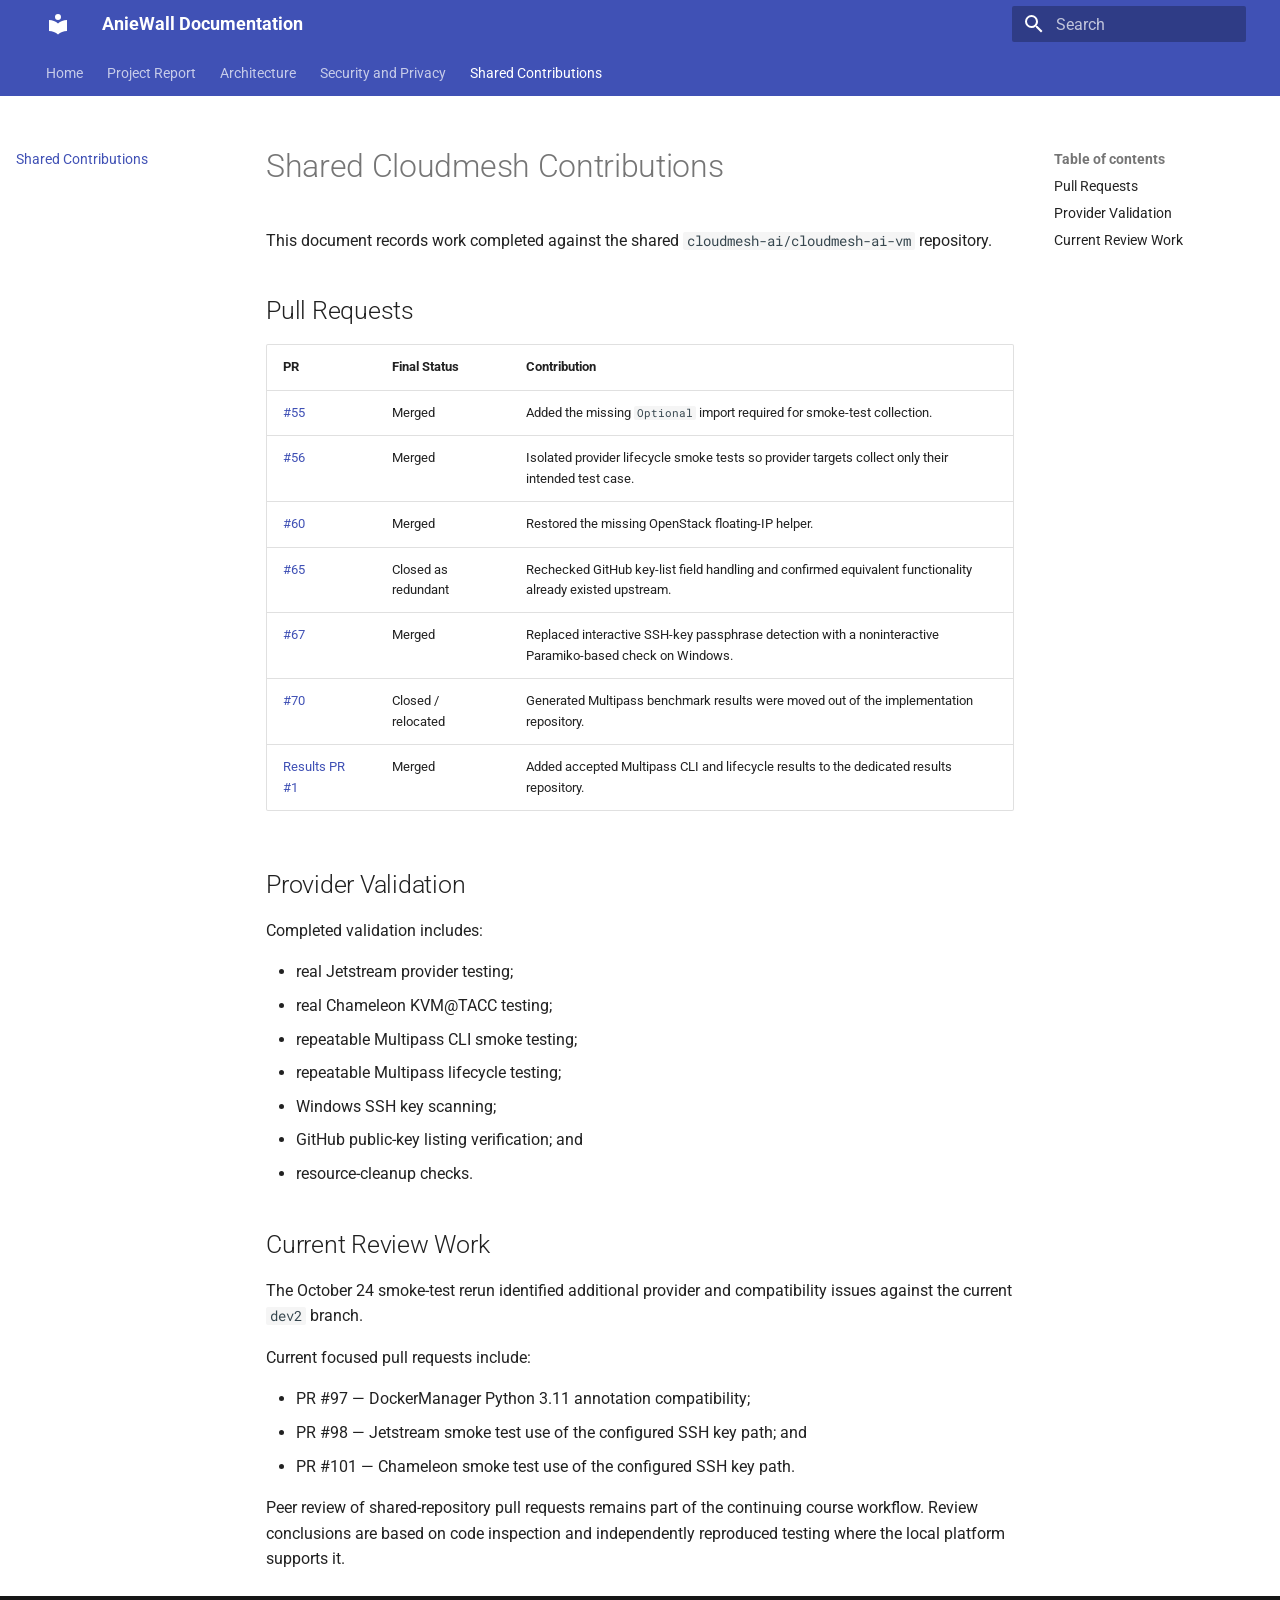
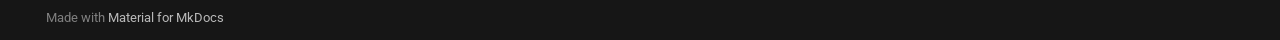
<file: contributions/index.html>
<!doctype html>
<html lang="en" class="no-js">
  <head>
    
      <meta charset="utf-8">
      <meta name="viewport" content="width=device-width,initial-scale=1">
      
      
      
      
        <link rel="prev" href="../security/">
      
      
      
        
      
      
      <link rel="icon" href="../assets/images/favicon.png">
      <meta name="generator" content="mkdocs-1.6.1, mkdocs-material-9.7.7">
    
    
      
        <title>Shared Contributions - AnieWall Documentation</title>
      
    
    
      <link rel="stylesheet" href="../assets/stylesheets/main.ec1eaa64.min.css">
      
        
        <link rel="stylesheet" href="../assets/stylesheets/palette.ab4e12ef.min.css">
      
      


    
    
      
    
    
      
        
        
        <link rel="preconnect" href="https://fonts.gstatic.com" crossorigin>
        <link rel="stylesheet" href="https://fonts.googleapis.com/css?family=Roboto:300,300i,400,400i,700,700i%7CRoboto+Mono:400,400i,700,700i&display=fallback">
        <style>:root{--md-text-font:"Roboto";--md-code-font:"Roboto Mono"}</style>
      
    
    
      <link rel="stylesheet" href="../stylesheets/extra.css">
    
    <script>__md_scope=new URL("..",location),__md_hash=e=>[...e].reduce(((e,_)=>(e<<5)-e+_.charCodeAt(0)),0),__md_get=(e,_=localStorage,t=__md_scope)=>JSON.parse(_.getItem(t.pathname+"."+e)),__md_set=(e,_,t=localStorage,a=__md_scope)=>{try{t.setItem(a.pathname+"."+e,JSON.stringify(_))}catch(e){}}</script>
    
      

    
    
  </head>
  
  
    
    
      
    
    
    
    
    <body dir="ltr" data-md-color-scheme="default" data-md-color-primary="indigo" data-md-color-accent="indigo">
  
    
    <input class="md-toggle" data-md-toggle="drawer" type="checkbox" id="__drawer" autocomplete="off">
    <input class="md-toggle" data-md-toggle="search" type="checkbox" id="__search" autocomplete="off">
    <label class="md-overlay" for="__drawer"></label>
    <div data-md-component="skip">
      
        
        <a href="#shared-cloudmesh-contributions" class="md-skip">
          Skip to content
        </a>
      
    </div>
    <div data-md-component="announce">
      
    </div>
    
    
      

<header class="md-header" data-md-component="header">
  <nav class="md-header__inner md-grid" aria-label="Header">
    <a href=".." title="AnieWall Documentation" class="md-header__button md-logo" aria-label="AnieWall Documentation" data-md-component="logo">
      
  
  <svg xmlns="http://www.w3.org/2000/svg" viewBox="0 0 24 24"><path d="M12 8a3 3 0 0 0 3-3 3 3 0 0 0-3-3 3 3 0 0 0-3 3 3 3 0 0 0 3 3m0 3.54C9.64 9.35 6.5 8 3 8v11c3.5 0 6.64 1.35 9 3.54 2.36-2.19 5.5-3.54 9-3.54V8c-3.5 0-6.64 1.35-9 3.54"/></svg>

    </a>
    <label class="md-header__button md-icon" for="__drawer">
      
      <svg xmlns="http://www.w3.org/2000/svg" viewBox="0 0 24 24"><path d="M3 6h18v2H3zm0 5h18v2H3zm0 5h18v2H3z"/></svg>
    </label>
    <div class="md-header__title" data-md-component="header-title">
      <div class="md-header__ellipsis">
        <div class="md-header__topic">
          <span class="md-ellipsis">
            AnieWall Documentation
          </span>
        </div>
        <div class="md-header__topic" data-md-component="header-topic">
          <span class="md-ellipsis">
            
              Shared Contributions
            
          </span>
        </div>
      </div>
    </div>
    
      
        <form class="md-header__option" data-md-component="palette">
  
    
    
    
    <input class="md-option" data-md-color-media="" data-md-color-scheme="default" data-md-color-primary="indigo" data-md-color-accent="indigo"  aria-hidden="true"  type="radio" name="__palette" id="__palette_0">
    
  
    
    
    
    <input class="md-option" data-md-color-media="" data-md-color-scheme="slate" data-md-color-primary="indigo" data-md-color-accent="indigo"  aria-hidden="true"  type="radio" name="__palette" id="__palette_1">
    
  
</form>
      
    
    
      <script>var palette=__md_get("__palette");if(palette&&palette.color){if("(prefers-color-scheme)"===palette.color.media){var media=matchMedia("(prefers-color-scheme: light)"),input=document.querySelector(media.matches?"[data-md-color-media='(prefers-color-scheme: light)']":"[data-md-color-media='(prefers-color-scheme: dark)']");palette.color.media=input.getAttribute("data-md-color-media"),palette.color.scheme=input.getAttribute("data-md-color-scheme"),palette.color.primary=input.getAttribute("data-md-color-primary"),palette.color.accent=input.getAttribute("data-md-color-accent")}for(var[key,value]of Object.entries(palette.color))document.body.setAttribute("data-md-color-"+key,value)}</script>
    
    
    
      
      
        <label class="md-header__button md-icon" for="__search">
          
          <svg xmlns="http://www.w3.org/2000/svg" viewBox="0 0 24 24"><path d="M9.5 3A6.5 6.5 0 0 1 16 9.5c0 1.61-.59 3.09-1.56 4.23l.27.27h.79l5 5-1.5 1.5-5-5v-.79l-.27-.27A6.52 6.52 0 0 1 9.5 16 6.5 6.5 0 0 1 3 9.5 6.5 6.5 0 0 1 9.5 3m0 2C7 5 5 7 5 9.5S7 14 9.5 14 14 12 14 9.5 12 5 9.5 5"/></svg>
        </label>
        <div class="md-search" data-md-component="search" role="dialog">
  <label class="md-search__overlay" for="__search"></label>
  <div class="md-search__inner" role="search">
    <form class="md-search__form" name="search">
      <input type="text" class="md-search__input" name="query" aria-label="Search" placeholder="Search" autocapitalize="off" autocorrect="off" autocomplete="off" spellcheck="false" data-md-component="search-query" required>
      <label class="md-search__icon md-icon" for="__search">
        
        <svg xmlns="http://www.w3.org/2000/svg" viewBox="0 0 24 24"><path d="M9.5 3A6.5 6.5 0 0 1 16 9.5c0 1.61-.59 3.09-1.56 4.23l.27.27h.79l5 5-1.5 1.5-5-5v-.79l-.27-.27A6.52 6.52 0 0 1 9.5 16 6.5 6.5 0 0 1 3 9.5 6.5 6.5 0 0 1 9.5 3m0 2C7 5 5 7 5 9.5S7 14 9.5 14 14 12 14 9.5 12 5 9.5 5"/></svg>
        
        <svg xmlns="http://www.w3.org/2000/svg" viewBox="0 0 24 24"><path d="M20 11v2H8l5.5 5.5-1.42 1.42L4.16 12l7.92-7.92L13.5 5.5 8 11z"/></svg>
      </label>
      <nav class="md-search__options" aria-label="Search">
        
        <button type="reset" class="md-search__icon md-icon" title="Clear" aria-label="Clear" tabindex="-1">
          
          <svg xmlns="http://www.w3.org/2000/svg" viewBox="0 0 24 24"><path d="M19 6.41 17.59 5 12 10.59 6.41 5 5 6.41 10.59 12 5 17.59 6.41 19 12 13.41 17.59 19 19 17.59 13.41 12z"/></svg>
        </button>
      </nav>
      
        <div class="md-search__suggest" data-md-component="search-suggest"></div>
      
    </form>
    <div class="md-search__output">
      <div class="md-search__scrollwrap" tabindex="0" data-md-scrollfix>
        <div class="md-search-result" data-md-component="search-result">
          <div class="md-search-result__meta">
            Initializing search
          </div>
          <ol class="md-search-result__list" role="presentation"></ol>
        </div>
      </div>
    </div>
  </div>
</div>
      
    
    
  </nav>
  
</header>
    
    <div class="md-container" data-md-component="container">
      
      
        
          
            
<nav class="md-tabs" aria-label="Tabs" data-md-component="tabs">
  <div class="md-grid">
    <ul class="md-tabs__list">
      
        
  
  
  
  
    <li class="md-tabs__item">
      <a href=".." class="md-tabs__link">
        
  
  
    
  
  Home

      </a>
    </li>
  

      
        
  
  
  
  
    <li class="md-tabs__item">
      <a href="../project/project/" class="md-tabs__link">
        
  
  
    
  
  Project Report

      </a>
    </li>
  

      
        
  
  
  
  
    <li class="md-tabs__item">
      <a href="../architecture/" class="md-tabs__link">
        
  
  
    
  
  Architecture

      </a>
    </li>
  

      
        
  
  
  
  
    <li class="md-tabs__item">
      <a href="../security/" class="md-tabs__link">
        
  
  
    
  
  Security and Privacy

      </a>
    </li>
  

      
        
  
  
  
    
  
  
    <li class="md-tabs__item md-tabs__item--active">
      <a href="./" class="md-tabs__link">
        
  
  
    
  
  Shared Contributions

      </a>
    </li>
  

      
    </ul>
  </div>
</nav>
          
        
      
      <main class="md-main" data-md-component="main">
        <div class="md-main__inner md-grid">
          
            
              
              <div class="md-sidebar md-sidebar--primary" data-md-component="sidebar" data-md-type="navigation" >
                <div class="md-sidebar__scrollwrap">
                  <div class="md-sidebar__inner">
                    


  


<nav class="md-nav md-nav--primary md-nav--lifted" aria-label="Navigation" data-md-level="0">
  <label class="md-nav__title" for="__drawer">
    <a href=".." title="AnieWall Documentation" class="md-nav__button md-logo" aria-label="AnieWall Documentation" data-md-component="logo">
      
  
  <svg xmlns="http://www.w3.org/2000/svg" viewBox="0 0 24 24"><path d="M12 8a3 3 0 0 0 3-3 3 3 0 0 0-3-3 3 3 0 0 0-3 3 3 3 0 0 0 3 3m0 3.54C9.64 9.35 6.5 8 3 8v11c3.5 0 6.64 1.35 9 3.54 2.36-2.19 5.5-3.54 9-3.54V8c-3.5 0-6.64 1.35-9 3.54"/></svg>

    </a>
    AnieWall Documentation
  </label>
  
  <ul class="md-nav__list" data-md-scrollfix>
    
      
      
  
  
  
  
    <li class="md-nav__item">
      <a href=".." class="md-nav__link">
        
  
  
  <span class="md-ellipsis">
    
  
    Home
  

    
  </span>
  
  

      </a>
    </li>
  

    
      
      
  
  
  
  
    <li class="md-nav__item">
      <a href="../project/project/" class="md-nav__link">
        
  
  
  <span class="md-ellipsis">
    
  
    Project Report
  

    
  </span>
  
  

      </a>
    </li>
  

    
      
      
  
  
  
  
    <li class="md-nav__item">
      <a href="../architecture/" class="md-nav__link">
        
  
  
  <span class="md-ellipsis">
    
  
    Architecture
  

    
  </span>
  
  

      </a>
    </li>
  

    
      
      
  
  
  
  
    <li class="md-nav__item">
      <a href="../security/" class="md-nav__link">
        
  
  
  <span class="md-ellipsis">
    
  
    Security and Privacy
  

    
  </span>
  
  

      </a>
    </li>
  

    
      
      
  
  
    
  
  
  
    <li class="md-nav__item md-nav__item--active">
      
      <input class="md-nav__toggle md-toggle" type="checkbox" id="__toc">
      
      
        
      
      
        <label class="md-nav__link md-nav__link--active" for="__toc">
          
  
  
  <span class="md-ellipsis">
    
  
    Shared Contributions
  

    
  </span>
  
  

          <span class="md-nav__icon md-icon"></span>
        </label>
      
      <a href="./" class="md-nav__link md-nav__link--active">
        
  
  
  <span class="md-ellipsis">
    
  
    Shared Contributions
  

    
  </span>
  
  

      </a>
      
        

<nav class="md-nav md-nav--secondary" aria-label="Table of contents">
  
  
  
    
  
  
    <label class="md-nav__title" for="__toc">
      <span class="md-nav__icon md-icon"></span>
      Table of contents
    </label>
    <ul class="md-nav__list" data-md-component="toc" data-md-scrollfix>
      
        <li class="md-nav__item">
  <a href="#pull-requests" class="md-nav__link">
    <span class="md-ellipsis">
      
        Pull Requests
      
    </span>
  </a>
  
</li>
      
        <li class="md-nav__item">
  <a href="#provider-validation" class="md-nav__link">
    <span class="md-ellipsis">
      
        Provider Validation
      
    </span>
  </a>
  
</li>
      
        <li class="md-nav__item">
  <a href="#current-review-work" class="md-nav__link">
    <span class="md-ellipsis">
      
        Current Review Work
      
    </span>
  </a>
  
</li>
      
    </ul>
  
</nav>
      
    </li>
  

    
  </ul>
</nav>
                  </div>
                </div>
              </div>
            
            
              
              <div class="md-sidebar md-sidebar--secondary" data-md-component="sidebar" data-md-type="toc" >
                <div class="md-sidebar__scrollwrap">
                  <div class="md-sidebar__inner">
                    

<nav class="md-nav md-nav--secondary" aria-label="Table of contents">
  
  
  
    
  
  
    <label class="md-nav__title" for="__toc">
      <span class="md-nav__icon md-icon"></span>
      Table of contents
    </label>
    <ul class="md-nav__list" data-md-component="toc" data-md-scrollfix>
      
        <li class="md-nav__item">
  <a href="#pull-requests" class="md-nav__link">
    <span class="md-ellipsis">
      
        Pull Requests
      
    </span>
  </a>
  
</li>
      
        <li class="md-nav__item">
  <a href="#provider-validation" class="md-nav__link">
    <span class="md-ellipsis">
      
        Provider Validation
      
    </span>
  </a>
  
</li>
      
        <li class="md-nav__item">
  <a href="#current-review-work" class="md-nav__link">
    <span class="md-ellipsis">
      
        Current Review Work
      
    </span>
  </a>
  
</li>
      
    </ul>
  
</nav>
                  </div>
                </div>
              </div>
            
          
          
            <div class="md-content" data-md-component="content">
              
              <article class="md-content__inner md-typeset">
                
                  



<h1 id="shared-cloudmesh-contributions">Shared Cloudmesh Contributions</h1>
<p>This document records work completed against the shared <code>cloudmesh-ai/cloudmesh-ai-vm</code> repository.</p>
<h2 id="pull-requests">Pull Requests</h2>
<table>
<thead>
<tr>
<th>PR</th>
<th>Final Status</th>
<th>Contribution</th>
</tr>
</thead>
<tbody>
<tr>
<td><a href="https://github.com/cloudmesh-ai/cloudmesh-ai-vm/pull/55">#55</a></td>
<td>Merged</td>
<td>Added the missing <code>Optional</code> import required for smoke-test collection.</td>
</tr>
<tr>
<td><a href="https://github.com/cloudmesh-ai/cloudmesh-ai-vm/pull/56">#56</a></td>
<td>Merged</td>
<td>Isolated provider lifecycle smoke tests so provider targets collect only their intended test case.</td>
</tr>
<tr>
<td><a href="https://github.com/cloudmesh-ai/cloudmesh-ai-vm/pull/60">#60</a></td>
<td>Merged</td>
<td>Restored the missing OpenStack floating-IP helper.</td>
</tr>
<tr>
<td><a href="https://github.com/cloudmesh-ai/cloudmesh-ai-vm/pull/65">#65</a></td>
<td>Closed as redundant</td>
<td>Rechecked GitHub key-list field handling and confirmed equivalent functionality already existed upstream.</td>
</tr>
<tr>
<td><a href="https://github.com/cloudmesh-ai/cloudmesh-ai-vm/pull/67">#67</a></td>
<td>Merged</td>
<td>Replaced interactive SSH-key passphrase detection with a noninteractive Paramiko-based check on Windows.</td>
</tr>
<tr>
<td><a href="https://github.com/cloudmesh-ai/cloudmesh-ai-vm/pull/70">#70</a></td>
<td>Closed / relocated</td>
<td>Generated Multipass benchmark results were moved out of the implementation repository.</td>
</tr>
<tr>
<td><a href="https://github.com/cloudmesh-ai/cloudmesh-ai-vm-results/pull/1">Results PR #1</a></td>
<td>Merged</td>
<td>Added accepted Multipass CLI and lifecycle results to the dedicated results repository.</td>
</tr>
</tbody>
</table>
<h2 id="provider-validation">Provider Validation</h2>
<p>Completed validation includes:</p>
<ul>
<li>real Jetstream provider testing;</li>
<li>real Chameleon KVM@TACC testing;</li>
<li>repeatable Multipass CLI smoke testing;</li>
<li>repeatable Multipass lifecycle testing;</li>
<li>Windows SSH key scanning;</li>
<li>GitHub public-key listing verification; and</li>
<li>resource-cleanup checks.</li>
</ul>
<h2 id="current-review-work">Current Review Work</h2>
<p>The October 24 smoke-test rerun identified additional provider and compatibility issues against the current <code>dev2</code> branch.</p>
<p>Current focused pull requests include:</p>
<ul>
<li>PR #97 — DockerManager Python 3.11 annotation compatibility;</li>
<li>PR #98 — Jetstream smoke test use of the configured SSH key path; and</li>
<li>PR #101 — Chameleon smoke test use of the configured SSH key path.</li>
</ul>
<p>Peer review of shared-repository pull requests remains part of the continuing course workflow. Review conclusions are based on code inspection and independently reproduced testing where the local platform supports it.</p>












                
              </article>
            </div>
          
          
<script>var target=document.getElementById(location.hash.slice(1));target&&target.name&&(target.checked=target.name.startsWith("__tabbed_"))</script>
        </div>
        
          <button type="button" class="md-top md-icon" data-md-component="top" hidden>
  
  <svg xmlns="http://www.w3.org/2000/svg" viewBox="0 0 24 24"><path d="M13 20h-2V8l-5.5 5.5-1.42-1.42L12 4.16l7.92 7.92-1.42 1.42L13 8z"/></svg>
  Back to top
</button>
        
      </main>
      
        <footer class="md-footer">
  
  <div class="md-footer-meta md-typeset">
    <div class="md-footer-meta__inner md-grid">
      <div class="md-copyright">
  
  
    Made with
    <a href="https://squidfunk.github.io/mkdocs-material/" target="_blank" rel="noopener">
      Material for MkDocs
    </a>
  
</div>
      
    </div>
  </div>
</footer>
      
    </div>
    <div class="md-dialog" data-md-component="dialog">
      <div class="md-dialog__inner md-typeset"></div>
    </div>
    
    
    
      
      
      <script id="__config" type="application/json">{"annotate": null, "base": "..", "features": ["navigation.tabs", "navigation.sections", "navigation.top", "search.suggest", "search.highlight"], "search": "../assets/javascripts/workers/search.2c215733.min.js", "tags": null, "translations": {"clipboard.copied": "Copied to clipboard", "clipboard.copy": "Copy to clipboard", "search.result.more.one": "1 more on this page", "search.result.more.other": "# more on this page", "search.result.none": "No matching documents", "search.result.one": "1 matching document", "search.result.other": "# matching documents", "search.result.placeholder": "Type to start searching", "search.result.term.missing": "Missing", "select.version": "Select version"}, "version": null}</script>
    
    
      <script src="../assets/javascripts/bundle.d7400e89.min.js"></script>
      
    
  </body>
</html>
</file>
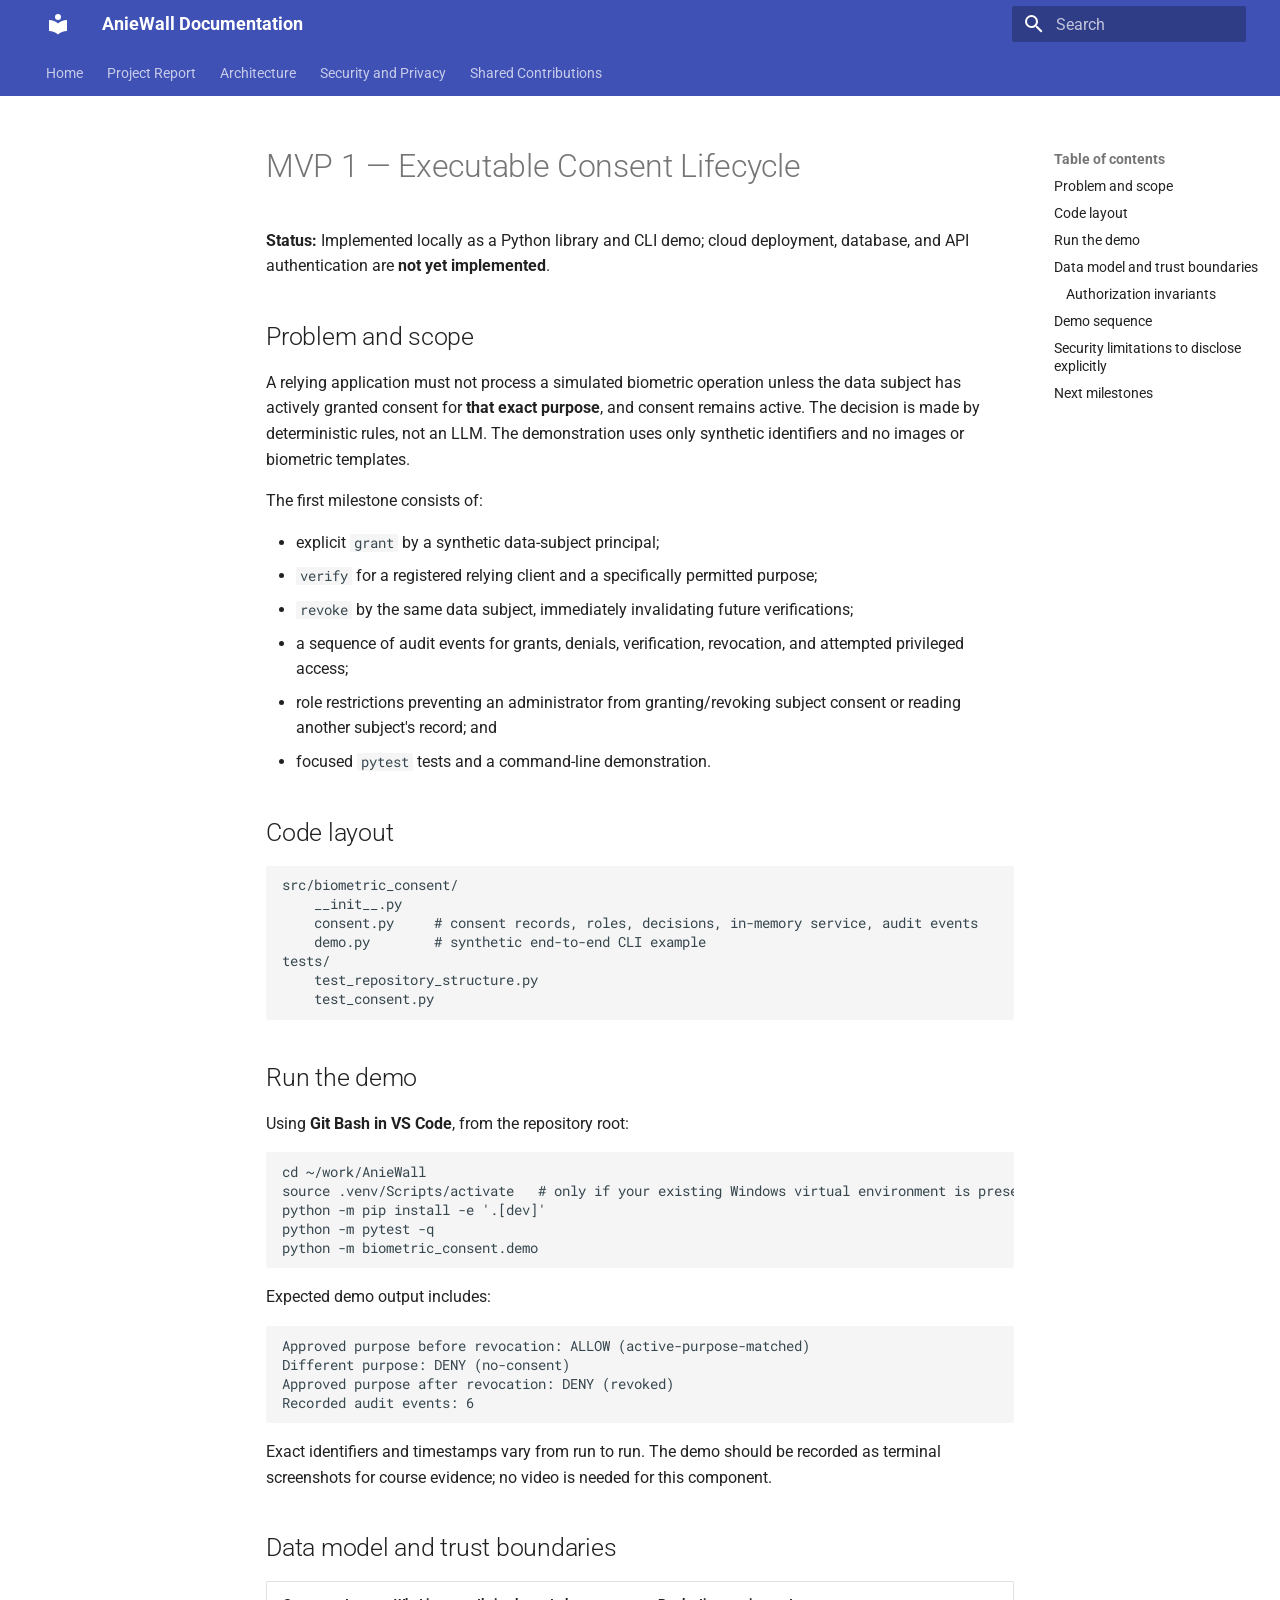
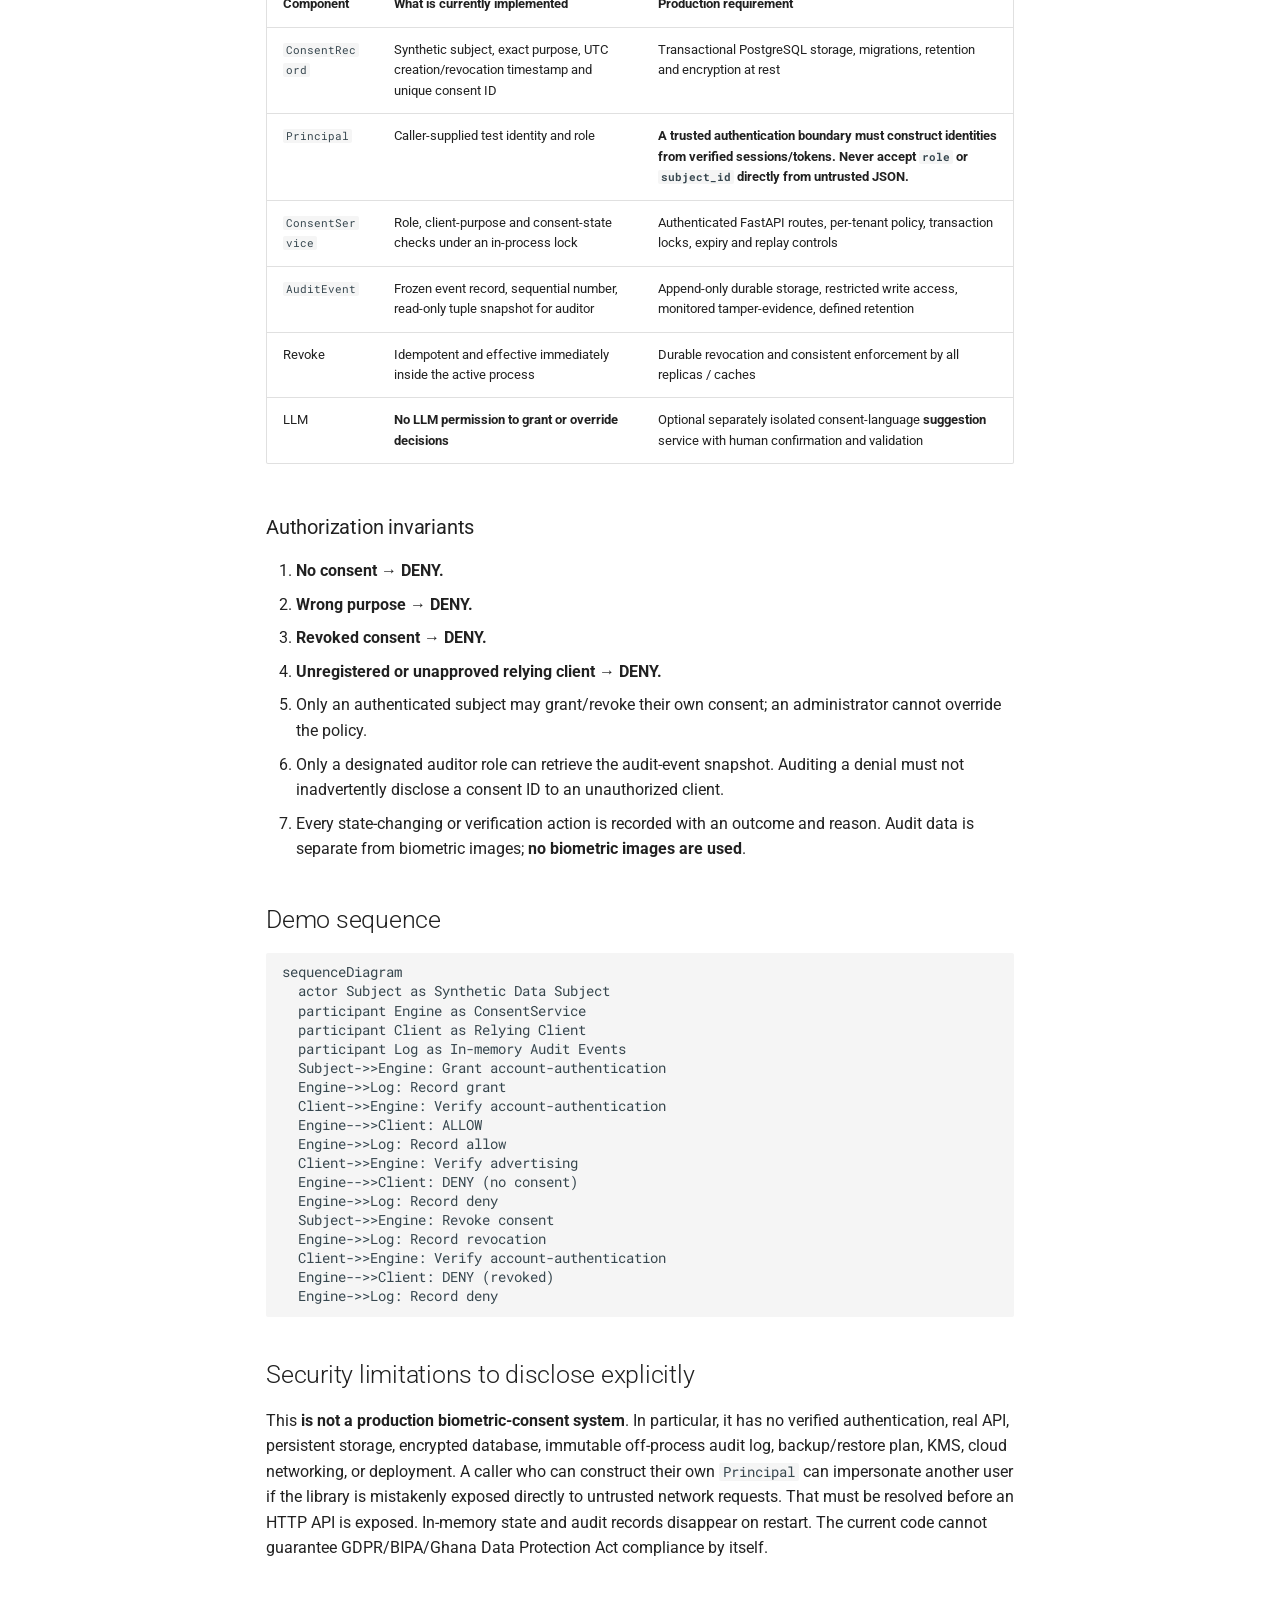
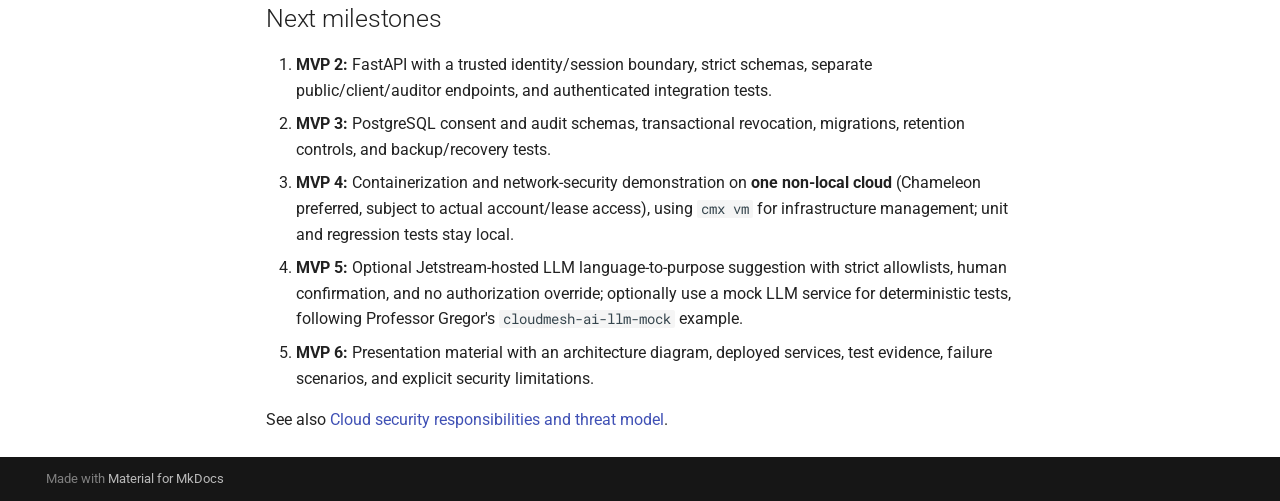
<file: mvp1-consent-lifecycle/index.html>
<!doctype html>
<html lang="en" class="no-js">
  <head>
    
      <meta charset="utf-8">
      <meta name="viewport" content="width=device-width,initial-scale=1">
      
      
      
      
      
      
        
      
      
      <link rel="icon" href="../assets/images/favicon.png">
      <meta name="generator" content="mkdocs-1.6.1, mkdocs-material-9.7.7">
    
    
      
        <title>MVP 1 — Executable Consent Lifecycle - AnieWall Documentation</title>
      
    
    
      <link rel="stylesheet" href="../assets/stylesheets/main.ec1eaa64.min.css">
      
        
        <link rel="stylesheet" href="../assets/stylesheets/palette.ab4e12ef.min.css">
      
      


    
    
      
    
    
      
        
        
        <link rel="preconnect" href="https://fonts.gstatic.com" crossorigin>
        <link rel="stylesheet" href="https://fonts.googleapis.com/css?family=Roboto:300,300i,400,400i,700,700i%7CRoboto+Mono:400,400i,700,700i&display=fallback">
        <style>:root{--md-text-font:"Roboto";--md-code-font:"Roboto Mono"}</style>
      
    
    
      <link rel="stylesheet" href="../stylesheets/extra.css">
    
    <script>__md_scope=new URL("..",location),__md_hash=e=>[...e].reduce(((e,_)=>(e<<5)-e+_.charCodeAt(0)),0),__md_get=(e,_=localStorage,t=__md_scope)=>JSON.parse(_.getItem(t.pathname+"."+e)),__md_set=(e,_,t=localStorage,a=__md_scope)=>{try{t.setItem(a.pathname+"."+e,JSON.stringify(_))}catch(e){}}</script>
    
      

    
    
  </head>
  
  
    
    
      
    
    
    
    
    <body dir="ltr" data-md-color-scheme="default" data-md-color-primary="indigo" data-md-color-accent="indigo">
  
    
    <input class="md-toggle" data-md-toggle="drawer" type="checkbox" id="__drawer" autocomplete="off">
    <input class="md-toggle" data-md-toggle="search" type="checkbox" id="__search" autocomplete="off">
    <label class="md-overlay" for="__drawer"></label>
    <div data-md-component="skip">
      
        
        <a href="#mvp-1-executable-consent-lifecycle" class="md-skip">
          Skip to content
        </a>
      
    </div>
    <div data-md-component="announce">
      
    </div>
    
    
      

<header class="md-header" data-md-component="header">
  <nav class="md-header__inner md-grid" aria-label="Header">
    <a href=".." title="AnieWall Documentation" class="md-header__button md-logo" aria-label="AnieWall Documentation" data-md-component="logo">
      
  
  <svg xmlns="http://www.w3.org/2000/svg" viewBox="0 0 24 24"><path d="M12 8a3 3 0 0 0 3-3 3 3 0 0 0-3-3 3 3 0 0 0-3 3 3 3 0 0 0 3 3m0 3.54C9.64 9.35 6.5 8 3 8v11c3.5 0 6.64 1.35 9 3.54 2.36-2.19 5.5-3.54 9-3.54V8c-3.5 0-6.64 1.35-9 3.54"/></svg>

    </a>
    <label class="md-header__button md-icon" for="__drawer">
      
      <svg xmlns="http://www.w3.org/2000/svg" viewBox="0 0 24 24"><path d="M3 6h18v2H3zm0 5h18v2H3zm0 5h18v2H3z"/></svg>
    </label>
    <div class="md-header__title" data-md-component="header-title">
      <div class="md-header__ellipsis">
        <div class="md-header__topic">
          <span class="md-ellipsis">
            AnieWall Documentation
          </span>
        </div>
        <div class="md-header__topic" data-md-component="header-topic">
          <span class="md-ellipsis">
            
              MVP 1 — Executable Consent Lifecycle
            
          </span>
        </div>
      </div>
    </div>
    
      
        <form class="md-header__option" data-md-component="palette">
  
    
    
    
    <input class="md-option" data-md-color-media="" data-md-color-scheme="default" data-md-color-primary="indigo" data-md-color-accent="indigo"  aria-hidden="true"  type="radio" name="__palette" id="__palette_0">
    
  
    
    
    
    <input class="md-option" data-md-color-media="" data-md-color-scheme="slate" data-md-color-primary="indigo" data-md-color-accent="indigo"  aria-hidden="true"  type="radio" name="__palette" id="__palette_1">
    
  
</form>
      
    
    
      <script>var palette=__md_get("__palette");if(palette&&palette.color){if("(prefers-color-scheme)"===palette.color.media){var media=matchMedia("(prefers-color-scheme: light)"),input=document.querySelector(media.matches?"[data-md-color-media='(prefers-color-scheme: light)']":"[data-md-color-media='(prefers-color-scheme: dark)']");palette.color.media=input.getAttribute("data-md-color-media"),palette.color.scheme=input.getAttribute("data-md-color-scheme"),palette.color.primary=input.getAttribute("data-md-color-primary"),palette.color.accent=input.getAttribute("data-md-color-accent")}for(var[key,value]of Object.entries(palette.color))document.body.setAttribute("data-md-color-"+key,value)}</script>
    
    
    
      
      
        <label class="md-header__button md-icon" for="__search">
          
          <svg xmlns="http://www.w3.org/2000/svg" viewBox="0 0 24 24"><path d="M9.5 3A6.5 6.5 0 0 1 16 9.5c0 1.61-.59 3.09-1.56 4.23l.27.27h.79l5 5-1.5 1.5-5-5v-.79l-.27-.27A6.52 6.52 0 0 1 9.5 16 6.5 6.5 0 0 1 3 9.5 6.5 6.5 0 0 1 9.5 3m0 2C7 5 5 7 5 9.5S7 14 9.5 14 14 12 14 9.5 12 5 9.5 5"/></svg>
        </label>
        <div class="md-search" data-md-component="search" role="dialog">
  <label class="md-search__overlay" for="__search"></label>
  <div class="md-search__inner" role="search">
    <form class="md-search__form" name="search">
      <input type="text" class="md-search__input" name="query" aria-label="Search" placeholder="Search" autocapitalize="off" autocorrect="off" autocomplete="off" spellcheck="false" data-md-component="search-query" required>
      <label class="md-search__icon md-icon" for="__search">
        
        <svg xmlns="http://www.w3.org/2000/svg" viewBox="0 0 24 24"><path d="M9.5 3A6.5 6.5 0 0 1 16 9.5c0 1.61-.59 3.09-1.56 4.23l.27.27h.79l5 5-1.5 1.5-5-5v-.79l-.27-.27A6.52 6.52 0 0 1 9.5 16 6.5 6.5 0 0 1 3 9.5 6.5 6.5 0 0 1 9.5 3m0 2C7 5 5 7 5 9.5S7 14 9.5 14 14 12 14 9.5 12 5 9.5 5"/></svg>
        
        <svg xmlns="http://www.w3.org/2000/svg" viewBox="0 0 24 24"><path d="M20 11v2H8l5.5 5.5-1.42 1.42L4.16 12l7.92-7.92L13.5 5.5 8 11z"/></svg>
      </label>
      <nav class="md-search__options" aria-label="Search">
        
        <button type="reset" class="md-search__icon md-icon" title="Clear" aria-label="Clear" tabindex="-1">
          
          <svg xmlns="http://www.w3.org/2000/svg" viewBox="0 0 24 24"><path d="M19 6.41 17.59 5 12 10.59 6.41 5 5 6.41 10.59 12 5 17.59 6.41 19 12 13.41 17.59 19 19 17.59 13.41 12z"/></svg>
        </button>
      </nav>
      
        <div class="md-search__suggest" data-md-component="search-suggest"></div>
      
    </form>
    <div class="md-search__output">
      <div class="md-search__scrollwrap" tabindex="0" data-md-scrollfix>
        <div class="md-search-result" data-md-component="search-result">
          <div class="md-search-result__meta">
            Initializing search
          </div>
          <ol class="md-search-result__list" role="presentation"></ol>
        </div>
      </div>
    </div>
  </div>
</div>
      
    
    
  </nav>
  
</header>
    
    <div class="md-container" data-md-component="container">
      
      
        
          
            
<nav class="md-tabs" aria-label="Tabs" data-md-component="tabs">
  <div class="md-grid">
    <ul class="md-tabs__list">
      
        
  
  
  
  
    <li class="md-tabs__item">
      <a href=".." class="md-tabs__link">
        
  
  
    
  
  Home

      </a>
    </li>
  

      
        
  
  
  
  
    <li class="md-tabs__item">
      <a href="../project/project/" class="md-tabs__link">
        
  
  
    
  
  Project Report

      </a>
    </li>
  

      
        
  
  
  
  
    <li class="md-tabs__item">
      <a href="../architecture/" class="md-tabs__link">
        
  
  
    
  
  Architecture

      </a>
    </li>
  

      
        
  
  
  
  
    <li class="md-tabs__item">
      <a href="../security/" class="md-tabs__link">
        
  
  
    
  
  Security and Privacy

      </a>
    </li>
  

      
        
  
  
  
  
    <li class="md-tabs__item">
      <a href="../contributions/" class="md-tabs__link">
        
  
  
    
  
  Shared Contributions

      </a>
    </li>
  

      
    </ul>
  </div>
</nav>
          
        
      
      <main class="md-main" data-md-component="main">
        <div class="md-main__inner md-grid">
          
            
              
              <div class="md-sidebar md-sidebar--primary" data-md-component="sidebar" data-md-type="navigation" >
                <div class="md-sidebar__scrollwrap">
                  <div class="md-sidebar__inner">
                    


  


<nav class="md-nav md-nav--primary md-nav--lifted" aria-label="Navigation" data-md-level="0">
  <label class="md-nav__title" for="__drawer">
    <a href=".." title="AnieWall Documentation" class="md-nav__button md-logo" aria-label="AnieWall Documentation" data-md-component="logo">
      
  
  <svg xmlns="http://www.w3.org/2000/svg" viewBox="0 0 24 24"><path d="M12 8a3 3 0 0 0 3-3 3 3 0 0 0-3-3 3 3 0 0 0-3 3 3 3 0 0 0 3 3m0 3.54C9.64 9.35 6.5 8 3 8v11c3.5 0 6.64 1.35 9 3.54 2.36-2.19 5.5-3.54 9-3.54V8c-3.5 0-6.64 1.35-9 3.54"/></svg>

    </a>
    AnieWall Documentation
  </label>
  
  <ul class="md-nav__list" data-md-scrollfix>
    
      
      
  
  
  
  
    <li class="md-nav__item">
      <a href=".." class="md-nav__link">
        
  
  
  <span class="md-ellipsis">
    
  
    Home
  

    
  </span>
  
  

      </a>
    </li>
  

    
      
      
  
  
  
  
    <li class="md-nav__item">
      <a href="../project/project/" class="md-nav__link">
        
  
  
  <span class="md-ellipsis">
    
  
    Project Report
  

    
  </span>
  
  

      </a>
    </li>
  

    
      
      
  
  
  
  
    <li class="md-nav__item">
      <a href="../architecture/" class="md-nav__link">
        
  
  
  <span class="md-ellipsis">
    
  
    Architecture
  

    
  </span>
  
  

      </a>
    </li>
  

    
      
      
  
  
  
  
    <li class="md-nav__item">
      <a href="../security/" class="md-nav__link">
        
  
  
  <span class="md-ellipsis">
    
  
    Security and Privacy
  

    
  </span>
  
  

      </a>
    </li>
  

    
      
      
  
  
  
  
    <li class="md-nav__item">
      <a href="../contributions/" class="md-nav__link">
        
  
  
  <span class="md-ellipsis">
    
  
    Shared Contributions
  

    
  </span>
  
  

      </a>
    </li>
  

    
  </ul>
</nav>
                  </div>
                </div>
              </div>
            
            
              
              <div class="md-sidebar md-sidebar--secondary" data-md-component="sidebar" data-md-type="toc" >
                <div class="md-sidebar__scrollwrap">
                  <div class="md-sidebar__inner">
                    

<nav class="md-nav md-nav--secondary" aria-label="Table of contents">
  
  
  
    
  
  
    <label class="md-nav__title" for="__toc">
      <span class="md-nav__icon md-icon"></span>
      Table of contents
    </label>
    <ul class="md-nav__list" data-md-component="toc" data-md-scrollfix>
      
        <li class="md-nav__item">
  <a href="#problem-and-scope" class="md-nav__link">
    <span class="md-ellipsis">
      
        Problem and scope
      
    </span>
  </a>
  
</li>
      
        <li class="md-nav__item">
  <a href="#code-layout" class="md-nav__link">
    <span class="md-ellipsis">
      
        Code layout
      
    </span>
  </a>
  
</li>
      
        <li class="md-nav__item">
  <a href="#run-the-demo" class="md-nav__link">
    <span class="md-ellipsis">
      
        Run the demo
      
    </span>
  </a>
  
</li>
      
        <li class="md-nav__item">
  <a href="#data-model-and-trust-boundaries" class="md-nav__link">
    <span class="md-ellipsis">
      
        Data model and trust boundaries
      
    </span>
  </a>
  
    <nav class="md-nav" aria-label="Data model and trust boundaries">
      <ul class="md-nav__list">
        
          <li class="md-nav__item">
  <a href="#authorization-invariants" class="md-nav__link">
    <span class="md-ellipsis">
      
        Authorization invariants
      
    </span>
  </a>
  
</li>
        
      </ul>
    </nav>
  
</li>
      
        <li class="md-nav__item">
  <a href="#demo-sequence" class="md-nav__link">
    <span class="md-ellipsis">
      
        Demo sequence
      
    </span>
  </a>
  
</li>
      
        <li class="md-nav__item">
  <a href="#security-limitations-to-disclose-explicitly" class="md-nav__link">
    <span class="md-ellipsis">
      
        Security limitations to disclose explicitly
      
    </span>
  </a>
  
</li>
      
        <li class="md-nav__item">
  <a href="#next-milestones" class="md-nav__link">
    <span class="md-ellipsis">
      
        Next milestones
      
    </span>
  </a>
  
</li>
      
    </ul>
  
</nav>
                  </div>
                </div>
              </div>
            
          
          
            <div class="md-content" data-md-component="content">
              
              <article class="md-content__inner md-typeset">
                
                  



<h1 id="mvp-1-executable-consent-lifecycle">MVP 1 — Executable Consent Lifecycle</h1>
<p><strong>Status:</strong> Implemented locally as a Python library and CLI demo; cloud deployment, database, and API authentication are <strong>not yet implemented</strong>.</p>
<h2 id="problem-and-scope">Problem and scope</h2>
<p>A relying application must not process a simulated biometric operation unless the data subject has actively granted consent for <strong>that exact purpose</strong>, and consent remains active. The decision is made by deterministic rules, not an LLM. The demonstration uses only synthetic identifiers and no images or biometric templates.</p>
<p>The first milestone consists of:</p>
<ul>
<li>explicit <code>grant</code> by a synthetic data-subject principal;</li>
<li><code>verify</code> for a registered relying client and a specifically permitted purpose;</li>
<li><code>revoke</code> by the same data subject, immediately invalidating future verifications;</li>
<li>a sequence of audit events for grants, denials, verification, revocation, and attempted privileged access;</li>
<li>role restrictions preventing an administrator from granting/revoking subject consent or reading another subject's record; and</li>
<li>focused <code>pytest</code> tests and a command-line demonstration.</li>
</ul>
<h2 id="code-layout">Code layout</h2>
<pre><code class="language-text">src/biometric_consent/
    __init__.py
    consent.py     # consent records, roles, decisions, in-memory service, audit events
    demo.py        # synthetic end-to-end CLI example
tests/
    test_repository_structure.py
    test_consent.py
</code></pre>
<h2 id="run-the-demo">Run the demo</h2>
<p>Using <strong>Git Bash in VS Code</strong>, from the repository root:</p>
<pre><code class="language-bash">cd ~/work/AnieWall
source .venv/Scripts/activate   # only if your existing Windows virtual environment is present
python -m pip install -e '.[dev]'
python -m pytest -q
python -m biometric_consent.demo
</code></pre>
<p>Expected demo output includes:</p>
<pre><code class="language-text">Approved purpose before revocation: ALLOW (active-purpose-matched)
Different purpose: DENY (no-consent)
Approved purpose after revocation: DENY (revoked)
Recorded audit events: 6
</code></pre>
<p>Exact identifiers and timestamps vary from run to run. The demo should be recorded as terminal screenshots for course evidence; no video is needed for this component.</p>
<h2 id="data-model-and-trust-boundaries">Data model and trust boundaries</h2>
<table>
<thead>
<tr>
<th>Component</th>
<th>What is currently implemented</th>
<th>Production requirement</th>
</tr>
</thead>
<tbody>
<tr>
<td><code>ConsentRecord</code></td>
<td>Synthetic subject, exact purpose, UTC creation/revocation timestamp and unique consent ID</td>
<td>Transactional PostgreSQL storage, migrations, retention and encryption at rest</td>
</tr>
<tr>
<td><code>Principal</code></td>
<td>Caller-supplied test identity and role</td>
<td><strong>A trusted authentication boundary must construct identities from verified sessions/tokens. Never accept <code>role</code> or <code>subject_id</code> directly from untrusted JSON.</strong></td>
</tr>
<tr>
<td><code>ConsentService</code></td>
<td>Role, client-purpose and consent-state checks under an in-process lock</td>
<td>Authenticated FastAPI routes, per-tenant policy, transaction locks, expiry and replay controls</td>
</tr>
<tr>
<td><code>AuditEvent</code></td>
<td>Frozen event record, sequential number, read-only tuple snapshot for auditor</td>
<td>Append-only durable storage, restricted write access, monitored tamper-evidence, defined retention</td>
</tr>
<tr>
<td>Revoke</td>
<td>Idempotent and effective immediately inside the active process</td>
<td>Durable revocation and consistent enforcement by all replicas / caches</td>
</tr>
<tr>
<td>LLM</td>
<td><strong>No LLM permission to grant or override decisions</strong></td>
<td>Optional separately isolated consent-language <strong>suggestion</strong> service with human confirmation and validation</td>
</tr>
</tbody>
</table>
<h3 id="authorization-invariants">Authorization invariants</h3>
<ol>
<li><strong>No consent → DENY.</strong></li>
<li><strong>Wrong purpose → DENY.</strong></li>
<li><strong>Revoked consent → DENY.</strong></li>
<li><strong>Unregistered or unapproved relying client → DENY.</strong></li>
<li>Only an authenticated subject may grant/revoke their own consent; an administrator cannot override the policy.</li>
<li>Only a designated auditor role can retrieve the audit-event snapshot. Auditing a denial must not inadvertently disclose a consent ID to an unauthorized client.</li>
<li>Every state-changing or verification action is recorded with an outcome and reason. Audit data is separate from biometric images; <strong>no biometric images are used</strong>.</li>
</ol>
<h2 id="demo-sequence">Demo sequence</h2>
<pre><code class="language-mermaid">sequenceDiagram
  actor Subject as Synthetic Data Subject
  participant Engine as ConsentService
  participant Client as Relying Client
  participant Log as In-memory Audit Events
  Subject-&gt;&gt;Engine: Grant account-authentication
  Engine-&gt;&gt;Log: Record grant
  Client-&gt;&gt;Engine: Verify account-authentication
  Engine--&gt;&gt;Client: ALLOW
  Engine-&gt;&gt;Log: Record allow
  Client-&gt;&gt;Engine: Verify advertising
  Engine--&gt;&gt;Client: DENY (no consent)
  Engine-&gt;&gt;Log: Record deny
  Subject-&gt;&gt;Engine: Revoke consent
  Engine-&gt;&gt;Log: Record revocation
  Client-&gt;&gt;Engine: Verify account-authentication
  Engine--&gt;&gt;Client: DENY (revoked)
  Engine-&gt;&gt;Log: Record deny
</code></pre>
<h2 id="security-limitations-to-disclose-explicitly">Security limitations to disclose explicitly</h2>
<p>This <strong>is not a production biometric-consent system</strong>. In particular, it has no verified authentication, real API, persistent storage, encrypted database, immutable off-process audit log, backup/restore plan, KMS, cloud networking, or deployment. A caller who can construct their own <code>Principal</code> can impersonate another user if the library is mistakenly exposed directly to untrusted network requests. That must be resolved before an HTTP API is exposed. In-memory state and audit records disappear on restart. The current code cannot guarantee GDPR/BIPA/Ghana Data Protection Act compliance by itself.</p>
<h2 id="next-milestones">Next milestones</h2>
<ol>
<li><strong>MVP 2:</strong> FastAPI with a trusted identity/session boundary, strict schemas, separate public/client/auditor endpoints, and authenticated integration tests.</li>
<li><strong>MVP 3:</strong> PostgreSQL consent and audit schemas, transactional revocation, migrations, retention controls, and backup/recovery tests.</li>
<li><strong>MVP 4:</strong> Containerization and network-security demonstration on <strong>one non-local cloud</strong> (Chameleon preferred, subject to actual account/lease access), using <code>cmx vm</code> for infrastructure management; unit and regression tests stay local.</li>
<li><strong>MVP 5:</strong> Optional Jetstream-hosted LLM language-to-purpose suggestion with strict allowlists, human confirmation, and no authorization override; optionally use a mock LLM service for deterministic tests, following Professor Gregor's <code>cloudmesh-ai-llm-mock</code> example.</li>
<li><strong>MVP 6:</strong> Presentation material with an architecture diagram, deployed services, test evidence, failure scenarios, and explicit security limitations.</li>
</ol>
<p>See also <a href="../cloud-security-shared-responsibility/">Cloud security responsibilities and threat model</a>.</p>












                
              </article>
            </div>
          
          
<script>var target=document.getElementById(location.hash.slice(1));target&&target.name&&(target.checked=target.name.startsWith("__tabbed_"))</script>
        </div>
        
          <button type="button" class="md-top md-icon" data-md-component="top" hidden>
  
  <svg xmlns="http://www.w3.org/2000/svg" viewBox="0 0 24 24"><path d="M13 20h-2V8l-5.5 5.5-1.42-1.42L12 4.16l7.92 7.92-1.42 1.42L13 8z"/></svg>
  Back to top
</button>
        
      </main>
      
        <footer class="md-footer">
  
  <div class="md-footer-meta md-typeset">
    <div class="md-footer-meta__inner md-grid">
      <div class="md-copyright">
  
  
    Made with
    <a href="https://squidfunk.github.io/mkdocs-material/" target="_blank" rel="noopener">
      Material for MkDocs
    </a>
  
</div>
      
    </div>
  </div>
</footer>
      
    </div>
    <div class="md-dialog" data-md-component="dialog">
      <div class="md-dialog__inner md-typeset"></div>
    </div>
    
    
    
      
      
      <script id="__config" type="application/json">{"annotate": null, "base": "..", "features": ["navigation.tabs", "navigation.sections", "navigation.top", "search.suggest", "search.highlight"], "search": "../assets/javascripts/workers/search.2c215733.min.js", "tags": null, "translations": {"clipboard.copied": "Copied to clipboard", "clipboard.copy": "Copy to clipboard", "search.result.more.one": "1 more on this page", "search.result.more.other": "# more on this page", "search.result.none": "No matching documents", "search.result.one": "1 matching document", "search.result.other": "# matching documents", "search.result.placeholder": "Type to start searching", "search.result.term.missing": "Missing", "select.version": "Select version"}, "version": null}</script>
    
    
      <script src="../assets/javascripts/bundle.d7400e89.min.js"></script>
      
    
  </body>
</html>
</file>
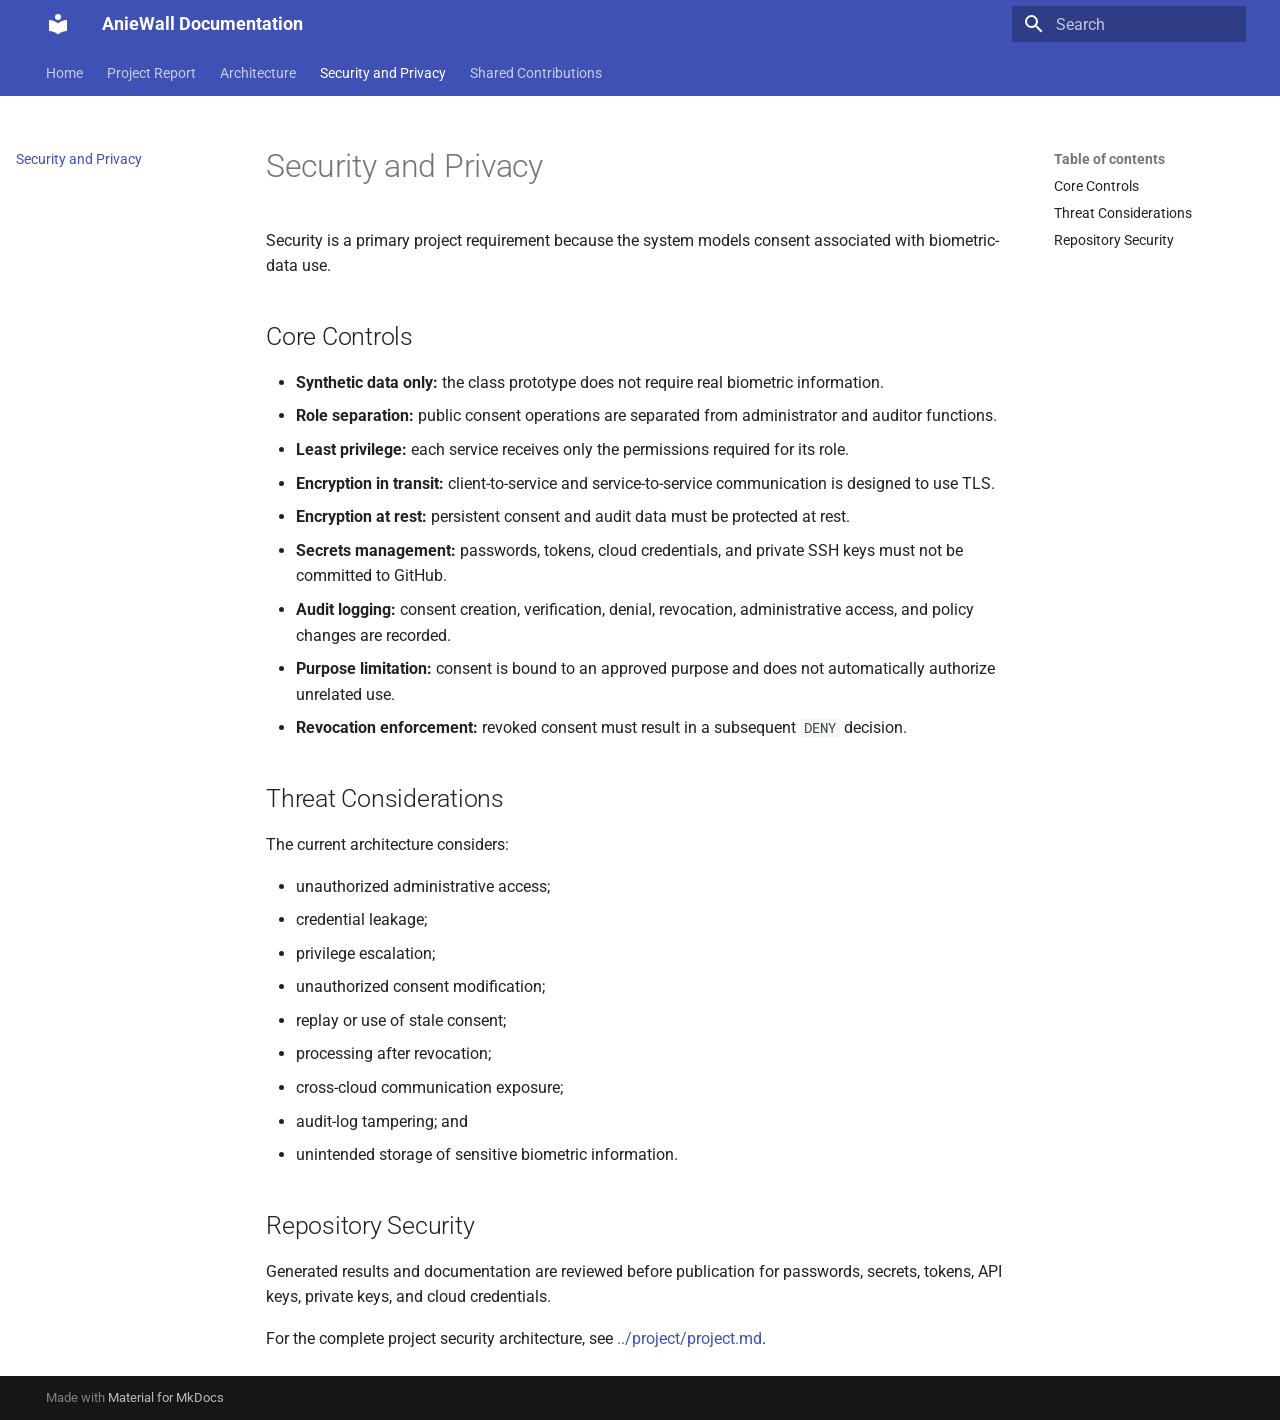
<file: security/index.html>
<!doctype html>
<html lang="en" class="no-js">
  <head>
    
      <meta charset="utf-8">
      <meta name="viewport" content="width=device-width,initial-scale=1">
      
      
      
      
        <link rel="prev" href="../architecture/">
      
      
        <link rel="next" href="../contributions/">
      
      
        
      
      
      <link rel="icon" href="../assets/images/favicon.png">
      <meta name="generator" content="mkdocs-1.6.1, mkdocs-material-9.7.7">
    
    
      
        <title>Security and Privacy - AnieWall Documentation</title>
      
    
    
      <link rel="stylesheet" href="../assets/stylesheets/main.ec1eaa64.min.css">
      
        
        <link rel="stylesheet" href="../assets/stylesheets/palette.ab4e12ef.min.css">
      
      


    
    
      
    
    
      
        
        
        <link rel="preconnect" href="https://fonts.gstatic.com" crossorigin>
        <link rel="stylesheet" href="https://fonts.googleapis.com/css?family=Roboto:300,300i,400,400i,700,700i%7CRoboto+Mono:400,400i,700,700i&display=fallback">
        <style>:root{--md-text-font:"Roboto";--md-code-font:"Roboto Mono"}</style>
      
    
    
      <link rel="stylesheet" href="../stylesheets/extra.css">
    
    <script>__md_scope=new URL("..",location),__md_hash=e=>[...e].reduce(((e,_)=>(e<<5)-e+_.charCodeAt(0)),0),__md_get=(e,_=localStorage,t=__md_scope)=>JSON.parse(_.getItem(t.pathname+"."+e)),__md_set=(e,_,t=localStorage,a=__md_scope)=>{try{t.setItem(a.pathname+"."+e,JSON.stringify(_))}catch(e){}}</script>
    
      

    
    
  </head>
  
  
    
    
      
    
    
    
    
    <body dir="ltr" data-md-color-scheme="default" data-md-color-primary="indigo" data-md-color-accent="indigo">
  
    
    <input class="md-toggle" data-md-toggle="drawer" type="checkbox" id="__drawer" autocomplete="off">
    <input class="md-toggle" data-md-toggle="search" type="checkbox" id="__search" autocomplete="off">
    <label class="md-overlay" for="__drawer"></label>
    <div data-md-component="skip">
      
        
        <a href="#security-and-privacy" class="md-skip">
          Skip to content
        </a>
      
    </div>
    <div data-md-component="announce">
      
    </div>
    
    
      

<header class="md-header" data-md-component="header">
  <nav class="md-header__inner md-grid" aria-label="Header">
    <a href=".." title="AnieWall Documentation" class="md-header__button md-logo" aria-label="AnieWall Documentation" data-md-component="logo">
      
  
  <svg xmlns="http://www.w3.org/2000/svg" viewBox="0 0 24 24"><path d="M12 8a3 3 0 0 0 3-3 3 3 0 0 0-3-3 3 3 0 0 0-3 3 3 3 0 0 0 3 3m0 3.54C9.64 9.35 6.5 8 3 8v11c3.5 0 6.64 1.35 9 3.54 2.36-2.19 5.5-3.54 9-3.54V8c-3.5 0-6.64 1.35-9 3.54"/></svg>

    </a>
    <label class="md-header__button md-icon" for="__drawer">
      
      <svg xmlns="http://www.w3.org/2000/svg" viewBox="0 0 24 24"><path d="M3 6h18v2H3zm0 5h18v2H3zm0 5h18v2H3z"/></svg>
    </label>
    <div class="md-header__title" data-md-component="header-title">
      <div class="md-header__ellipsis">
        <div class="md-header__topic">
          <span class="md-ellipsis">
            AnieWall Documentation
          </span>
        </div>
        <div class="md-header__topic" data-md-component="header-topic">
          <span class="md-ellipsis">
            
              Security and Privacy
            
          </span>
        </div>
      </div>
    </div>
    
      
        <form class="md-header__option" data-md-component="palette">
  
    
    
    
    <input class="md-option" data-md-color-media="" data-md-color-scheme="default" data-md-color-primary="indigo" data-md-color-accent="indigo"  aria-hidden="true"  type="radio" name="__palette" id="__palette_0">
    
  
    
    
    
    <input class="md-option" data-md-color-media="" data-md-color-scheme="slate" data-md-color-primary="indigo" data-md-color-accent="indigo"  aria-hidden="true"  type="radio" name="__palette" id="__palette_1">
    
  
</form>
      
    
    
      <script>var palette=__md_get("__palette");if(palette&&palette.color){if("(prefers-color-scheme)"===palette.color.media){var media=matchMedia("(prefers-color-scheme: light)"),input=document.querySelector(media.matches?"[data-md-color-media='(prefers-color-scheme: light)']":"[data-md-color-media='(prefers-color-scheme: dark)']");palette.color.media=input.getAttribute("data-md-color-media"),palette.color.scheme=input.getAttribute("data-md-color-scheme"),palette.color.primary=input.getAttribute("data-md-color-primary"),palette.color.accent=input.getAttribute("data-md-color-accent")}for(var[key,value]of Object.entries(palette.color))document.body.setAttribute("data-md-color-"+key,value)}</script>
    
    
    
      
      
        <label class="md-header__button md-icon" for="__search">
          
          <svg xmlns="http://www.w3.org/2000/svg" viewBox="0 0 24 24"><path d="M9.5 3A6.5 6.5 0 0 1 16 9.5c0 1.61-.59 3.09-1.56 4.23l.27.27h.79l5 5-1.5 1.5-5-5v-.79l-.27-.27A6.52 6.52 0 0 1 9.5 16 6.5 6.5 0 0 1 3 9.5 6.5 6.5 0 0 1 9.5 3m0 2C7 5 5 7 5 9.5S7 14 9.5 14 14 12 14 9.5 12 5 9.5 5"/></svg>
        </label>
        <div class="md-search" data-md-component="search" role="dialog">
  <label class="md-search__overlay" for="__search"></label>
  <div class="md-search__inner" role="search">
    <form class="md-search__form" name="search">
      <input type="text" class="md-search__input" name="query" aria-label="Search" placeholder="Search" autocapitalize="off" autocorrect="off" autocomplete="off" spellcheck="false" data-md-component="search-query" required>
      <label class="md-search__icon md-icon" for="__search">
        
        <svg xmlns="http://www.w3.org/2000/svg" viewBox="0 0 24 24"><path d="M9.5 3A6.5 6.5 0 0 1 16 9.5c0 1.61-.59 3.09-1.56 4.23l.27.27h.79l5 5-1.5 1.5-5-5v-.79l-.27-.27A6.52 6.52 0 0 1 9.5 16 6.5 6.5 0 0 1 3 9.5 6.5 6.5 0 0 1 9.5 3m0 2C7 5 5 7 5 9.5S7 14 9.5 14 14 12 14 9.5 12 5 9.5 5"/></svg>
        
        <svg xmlns="http://www.w3.org/2000/svg" viewBox="0 0 24 24"><path d="M20 11v2H8l5.5 5.5-1.42 1.42L4.16 12l7.92-7.92L13.5 5.5 8 11z"/></svg>
      </label>
      <nav class="md-search__options" aria-label="Search">
        
        <button type="reset" class="md-search__icon md-icon" title="Clear" aria-label="Clear" tabindex="-1">
          
          <svg xmlns="http://www.w3.org/2000/svg" viewBox="0 0 24 24"><path d="M19 6.41 17.59 5 12 10.59 6.41 5 5 6.41 10.59 12 5 17.59 6.41 19 12 13.41 17.59 19 19 17.59 13.41 12z"/></svg>
        </button>
      </nav>
      
        <div class="md-search__suggest" data-md-component="search-suggest"></div>
      
    </form>
    <div class="md-search__output">
      <div class="md-search__scrollwrap" tabindex="0" data-md-scrollfix>
        <div class="md-search-result" data-md-component="search-result">
          <div class="md-search-result__meta">
            Initializing search
          </div>
          <ol class="md-search-result__list" role="presentation"></ol>
        </div>
      </div>
    </div>
  </div>
</div>
      
    
    
  </nav>
  
</header>
    
    <div class="md-container" data-md-component="container">
      
      
        
          
            
<nav class="md-tabs" aria-label="Tabs" data-md-component="tabs">
  <div class="md-grid">
    <ul class="md-tabs__list">
      
        
  
  
  
  
    <li class="md-tabs__item">
      <a href=".." class="md-tabs__link">
        
  
  
    
  
  Home

      </a>
    </li>
  

      
        
  
  
  
  
    <li class="md-tabs__item">
      <a href="../project/project/" class="md-tabs__link">
        
  
  
    
  
  Project Report

      </a>
    </li>
  

      
        
  
  
  
  
    <li class="md-tabs__item">
      <a href="../architecture/" class="md-tabs__link">
        
  
  
    
  
  Architecture

      </a>
    </li>
  

      
        
  
  
  
    
  
  
    <li class="md-tabs__item md-tabs__item--active">
      <a href="./" class="md-tabs__link">
        
  
  
    
  
  Security and Privacy

      </a>
    </li>
  

      
        
  
  
  
  
    <li class="md-tabs__item">
      <a href="../contributions/" class="md-tabs__link">
        
  
  
    
  
  Shared Contributions

      </a>
    </li>
  

      
    </ul>
  </div>
</nav>
          
        
      
      <main class="md-main" data-md-component="main">
        <div class="md-main__inner md-grid">
          
            
              
              <div class="md-sidebar md-sidebar--primary" data-md-component="sidebar" data-md-type="navigation" >
                <div class="md-sidebar__scrollwrap">
                  <div class="md-sidebar__inner">
                    


  


<nav class="md-nav md-nav--primary md-nav--lifted" aria-label="Navigation" data-md-level="0">
  <label class="md-nav__title" for="__drawer">
    <a href=".." title="AnieWall Documentation" class="md-nav__button md-logo" aria-label="AnieWall Documentation" data-md-component="logo">
      
  
  <svg xmlns="http://www.w3.org/2000/svg" viewBox="0 0 24 24"><path d="M12 8a3 3 0 0 0 3-3 3 3 0 0 0-3-3 3 3 0 0 0-3 3 3 3 0 0 0 3 3m0 3.54C9.64 9.35 6.5 8 3 8v11c3.5 0 6.64 1.35 9 3.54 2.36-2.19 5.5-3.54 9-3.54V8c-3.5 0-6.64 1.35-9 3.54"/></svg>

    </a>
    AnieWall Documentation
  </label>
  
  <ul class="md-nav__list" data-md-scrollfix>
    
      
      
  
  
  
  
    <li class="md-nav__item">
      <a href=".." class="md-nav__link">
        
  
  
  <span class="md-ellipsis">
    
  
    Home
  

    
  </span>
  
  

      </a>
    </li>
  

    
      
      
  
  
  
  
    <li class="md-nav__item">
      <a href="../project/project/" class="md-nav__link">
        
  
  
  <span class="md-ellipsis">
    
  
    Project Report
  

    
  </span>
  
  

      </a>
    </li>
  

    
      
      
  
  
  
  
    <li class="md-nav__item">
      <a href="../architecture/" class="md-nav__link">
        
  
  
  <span class="md-ellipsis">
    
  
    Architecture
  

    
  </span>
  
  

      </a>
    </li>
  

    
      
      
  
  
    
  
  
  
    <li class="md-nav__item md-nav__item--active">
      
      <input class="md-nav__toggle md-toggle" type="checkbox" id="__toc">
      
      
        
      
      
        <label class="md-nav__link md-nav__link--active" for="__toc">
          
  
  
  <span class="md-ellipsis">
    
  
    Security and Privacy
  

    
  </span>
  
  

          <span class="md-nav__icon md-icon"></span>
        </label>
      
      <a href="./" class="md-nav__link md-nav__link--active">
        
  
  
  <span class="md-ellipsis">
    
  
    Security and Privacy
  

    
  </span>
  
  

      </a>
      
        

<nav class="md-nav md-nav--secondary" aria-label="Table of contents">
  
  
  
    
  
  
    <label class="md-nav__title" for="__toc">
      <span class="md-nav__icon md-icon"></span>
      Table of contents
    </label>
    <ul class="md-nav__list" data-md-component="toc" data-md-scrollfix>
      
        <li class="md-nav__item">
  <a href="#core-controls" class="md-nav__link">
    <span class="md-ellipsis">
      
        Core Controls
      
    </span>
  </a>
  
</li>
      
        <li class="md-nav__item">
  <a href="#threat-considerations" class="md-nav__link">
    <span class="md-ellipsis">
      
        Threat Considerations
      
    </span>
  </a>
  
</li>
      
        <li class="md-nav__item">
  <a href="#repository-security" class="md-nav__link">
    <span class="md-ellipsis">
      
        Repository Security
      
    </span>
  </a>
  
</li>
      
    </ul>
  
</nav>
      
    </li>
  

    
      
      
  
  
  
  
    <li class="md-nav__item">
      <a href="../contributions/" class="md-nav__link">
        
  
  
  <span class="md-ellipsis">
    
  
    Shared Contributions
  

    
  </span>
  
  

      </a>
    </li>
  

    
  </ul>
</nav>
                  </div>
                </div>
              </div>
            
            
              
              <div class="md-sidebar md-sidebar--secondary" data-md-component="sidebar" data-md-type="toc" >
                <div class="md-sidebar__scrollwrap">
                  <div class="md-sidebar__inner">
                    

<nav class="md-nav md-nav--secondary" aria-label="Table of contents">
  
  
  
    
  
  
    <label class="md-nav__title" for="__toc">
      <span class="md-nav__icon md-icon"></span>
      Table of contents
    </label>
    <ul class="md-nav__list" data-md-component="toc" data-md-scrollfix>
      
        <li class="md-nav__item">
  <a href="#core-controls" class="md-nav__link">
    <span class="md-ellipsis">
      
        Core Controls
      
    </span>
  </a>
  
</li>
      
        <li class="md-nav__item">
  <a href="#threat-considerations" class="md-nav__link">
    <span class="md-ellipsis">
      
        Threat Considerations
      
    </span>
  </a>
  
</li>
      
        <li class="md-nav__item">
  <a href="#repository-security" class="md-nav__link">
    <span class="md-ellipsis">
      
        Repository Security
      
    </span>
  </a>
  
</li>
      
    </ul>
  
</nav>
                  </div>
                </div>
              </div>
            
          
          
            <div class="md-content" data-md-component="content">
              
              <article class="md-content__inner md-typeset">
                
                  



<h1 id="security-and-privacy">Security and Privacy</h1>
<p>Security is a primary project requirement because the system models consent associated with biometric-data use.</p>
<h2 id="core-controls">Core Controls</h2>
<ul>
<li><strong>Synthetic data only:</strong> the class prototype does not require real biometric information.</li>
<li><strong>Role separation:</strong> public consent operations are separated from administrator and auditor functions.</li>
<li><strong>Least privilege:</strong> each service receives only the permissions required for its role.</li>
<li><strong>Encryption in transit:</strong> client-to-service and service-to-service communication is designed to use TLS.</li>
<li><strong>Encryption at rest:</strong> persistent consent and audit data must be protected at rest.</li>
<li><strong>Secrets management:</strong> passwords, tokens, cloud credentials, and private SSH keys must not be committed to GitHub.</li>
<li><strong>Audit logging:</strong> consent creation, verification, denial, revocation, administrative access, and policy changes are recorded.</li>
<li><strong>Purpose limitation:</strong> consent is bound to an approved purpose and does not automatically authorize unrelated use.</li>
<li><strong>Revocation enforcement:</strong> revoked consent must result in a subsequent <code>DENY</code> decision.</li>
</ul>
<h2 id="threat-considerations">Threat Considerations</h2>
<p>The current architecture considers:</p>
<ul>
<li>unauthorized administrative access;</li>
<li>credential leakage;</li>
<li>privilege escalation;</li>
<li>unauthorized consent modification;</li>
<li>replay or use of stale consent;</li>
<li>processing after revocation;</li>
<li>cross-cloud communication exposure;</li>
<li>audit-log tampering; and</li>
<li>unintended storage of sensitive biometric information.</li>
</ul>
<h2 id="repository-security">Repository Security</h2>
<p>Generated results and documentation are reviewed before publication for passwords, secrets, tokens, API keys, private keys, and cloud credentials.</p>
<p>For the complete project security architecture, see <a href="../project/project.md">../project/project.md</a>.</p>












                
              </article>
            </div>
          
          
<script>var target=document.getElementById(location.hash.slice(1));target&&target.name&&(target.checked=target.name.startsWith("__tabbed_"))</script>
        </div>
        
          <button type="button" class="md-top md-icon" data-md-component="top" hidden>
  
  <svg xmlns="http://www.w3.org/2000/svg" viewBox="0 0 24 24"><path d="M13 20h-2V8l-5.5 5.5-1.42-1.42L12 4.16l7.92 7.92-1.42 1.42L13 8z"/></svg>
  Back to top
</button>
        
      </main>
      
        <footer class="md-footer">
  
  <div class="md-footer-meta md-typeset">
    <div class="md-footer-meta__inner md-grid">
      <div class="md-copyright">
  
  
    Made with
    <a href="https://squidfunk.github.io/mkdocs-material/" target="_blank" rel="noopener">
      Material for MkDocs
    </a>
  
</div>
      
    </div>
  </div>
</footer>
      
    </div>
    <div class="md-dialog" data-md-component="dialog">
      <div class="md-dialog__inner md-typeset"></div>
    </div>
    
    
    
      
      
      <script id="__config" type="application/json">{"annotate": null, "base": "..", "features": ["navigation.tabs", "navigation.sections", "navigation.top", "search.suggest", "search.highlight"], "search": "../assets/javascripts/workers/search.2c215733.min.js", "tags": null, "translations": {"clipboard.copied": "Copied to clipboard", "clipboard.copy": "Copy to clipboard", "search.result.more.one": "1 more on this page", "search.result.more.other": "# more on this page", "search.result.none": "No matching documents", "search.result.one": "1 matching document", "search.result.other": "# matching documents", "search.result.placeholder": "Type to start searching", "search.result.term.missing": "Missing", "select.version": "Select version"}, "version": null}</script>
    
    
      <script src="../assets/javascripts/bundle.d7400e89.min.js"></script>
      
    
  </body>
</html>
</file>
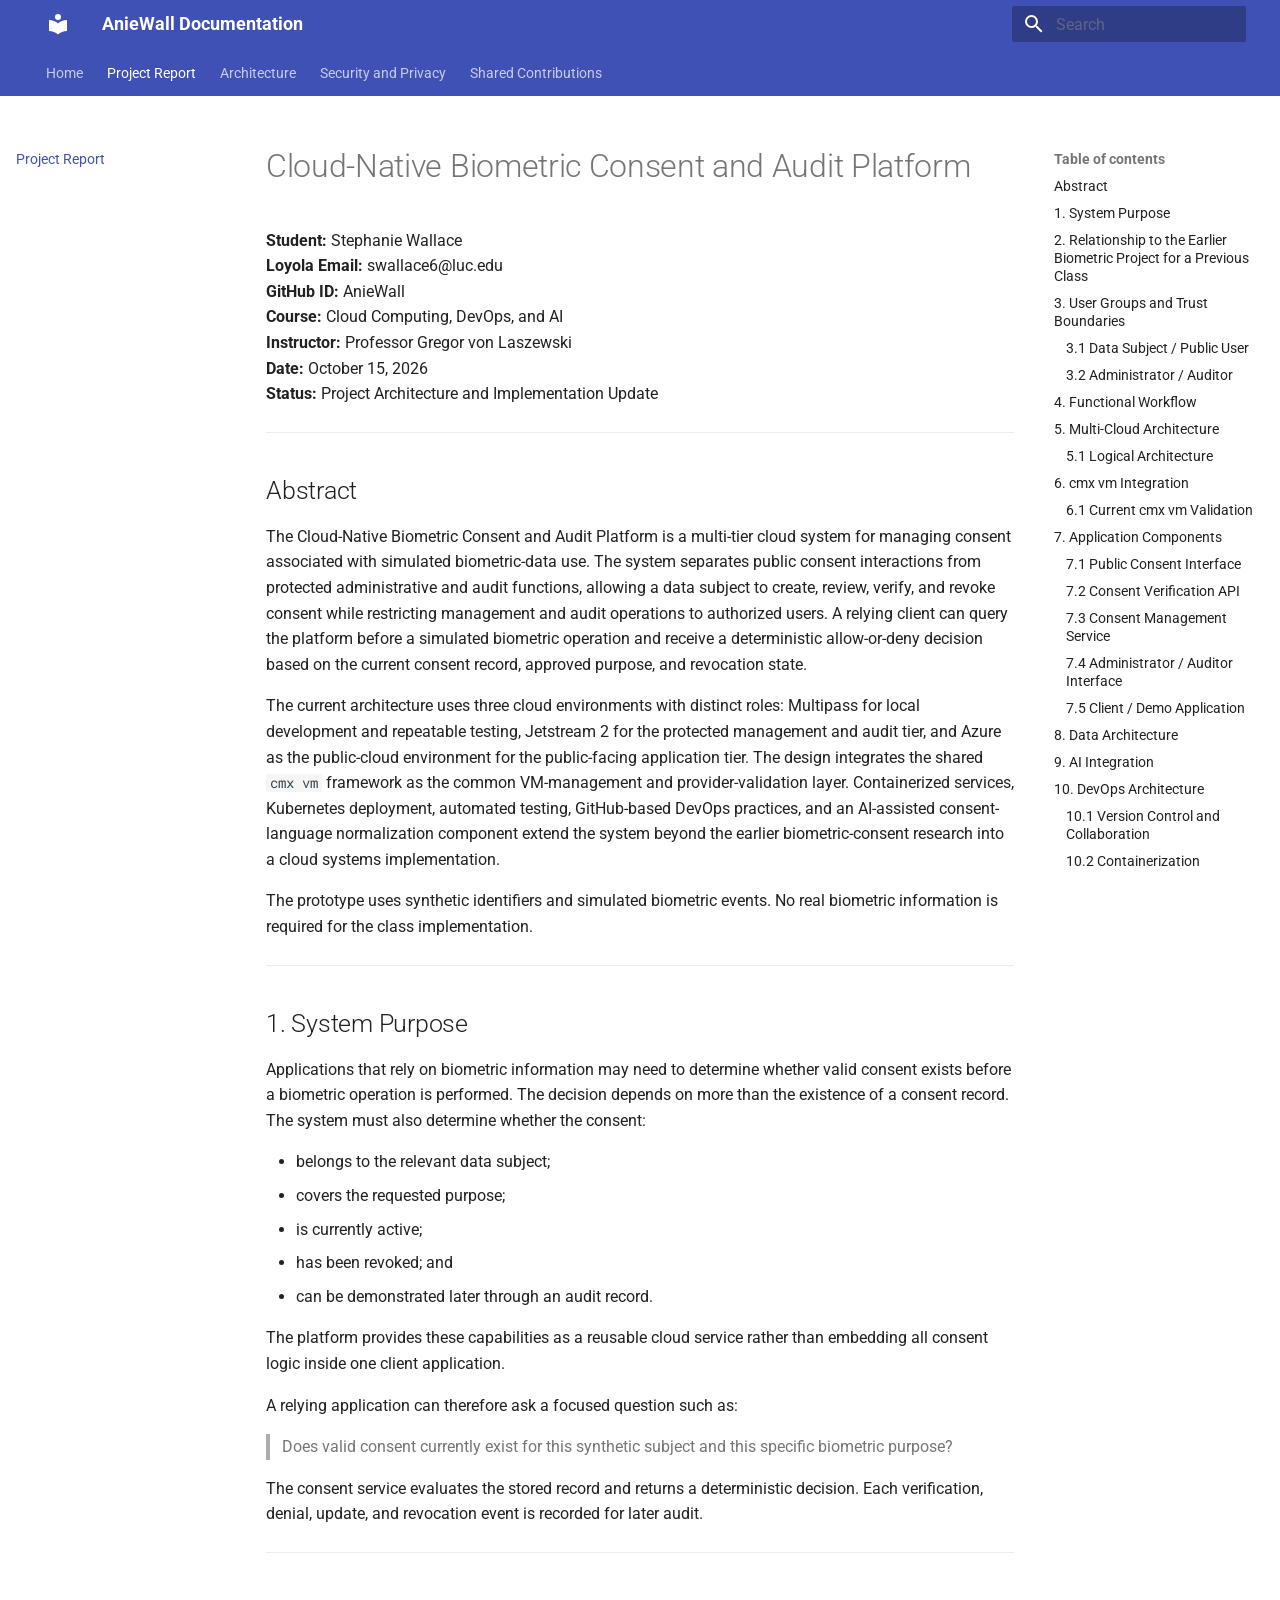
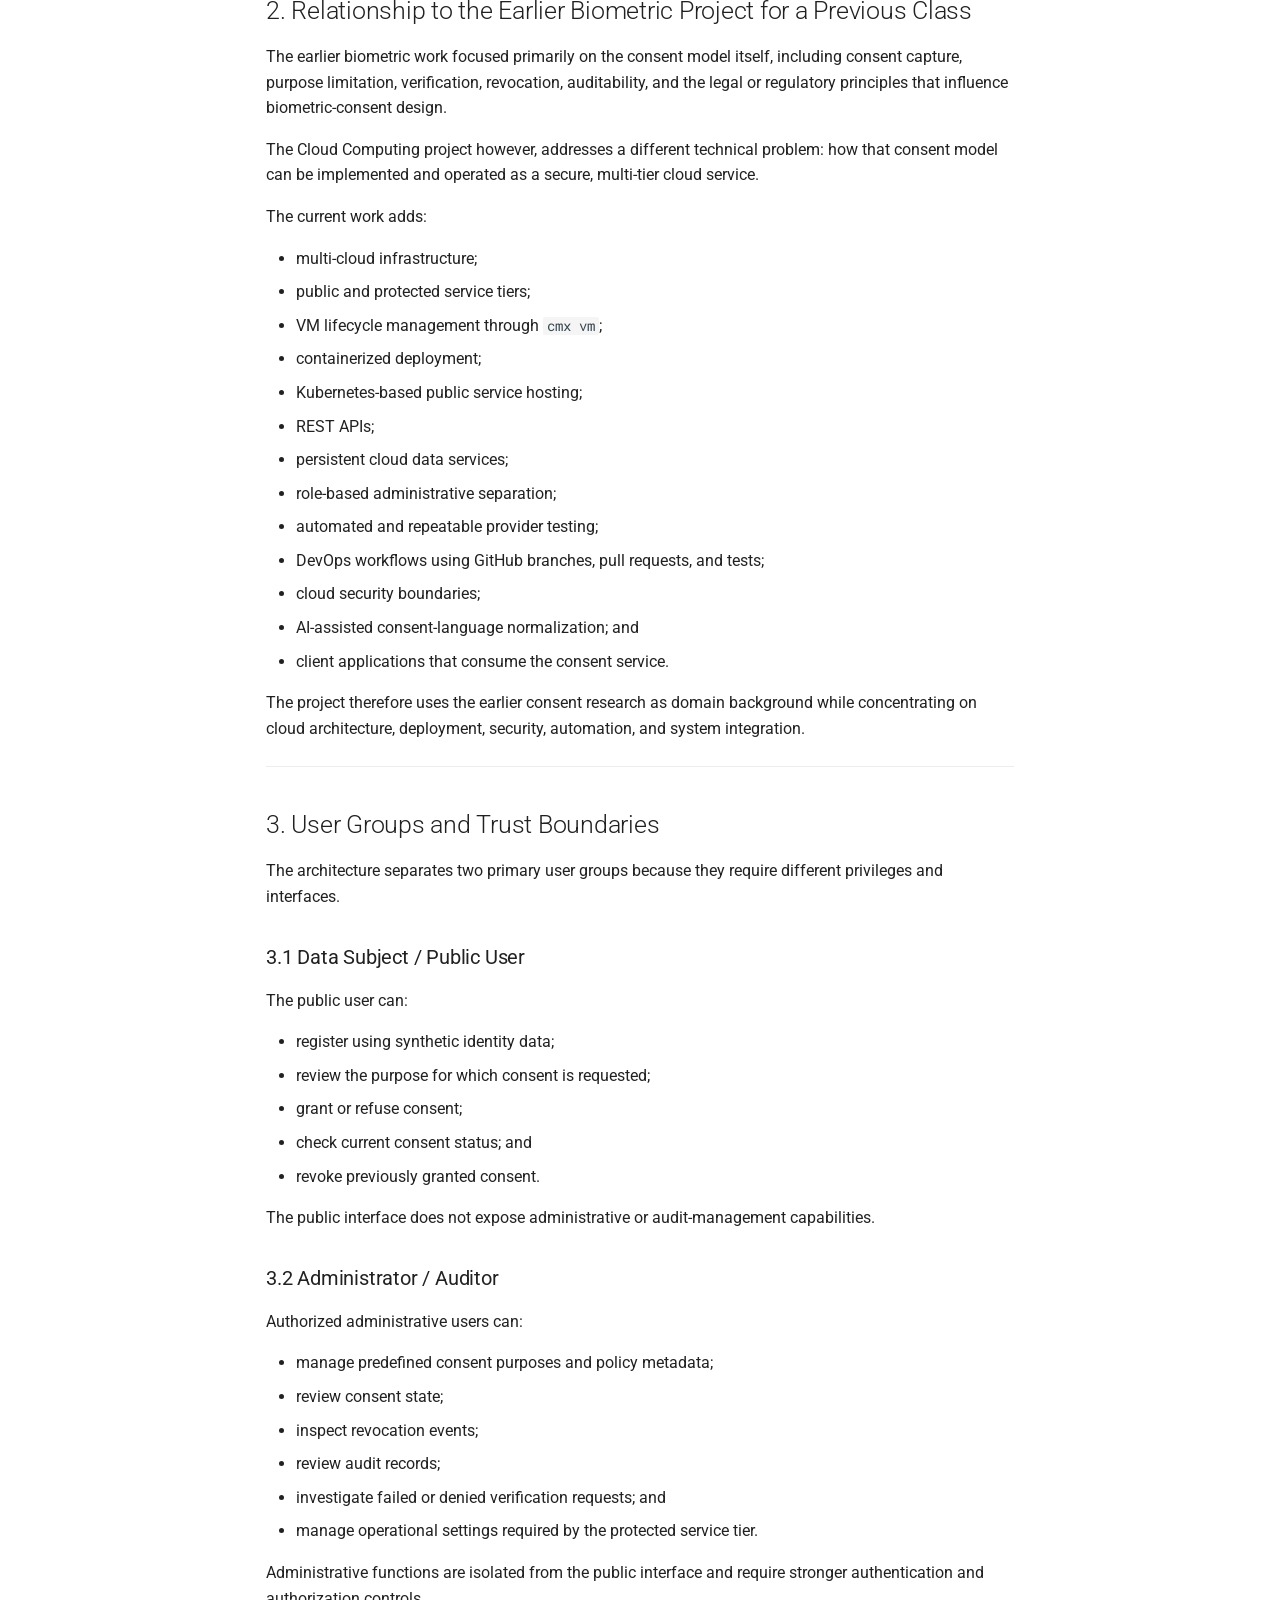
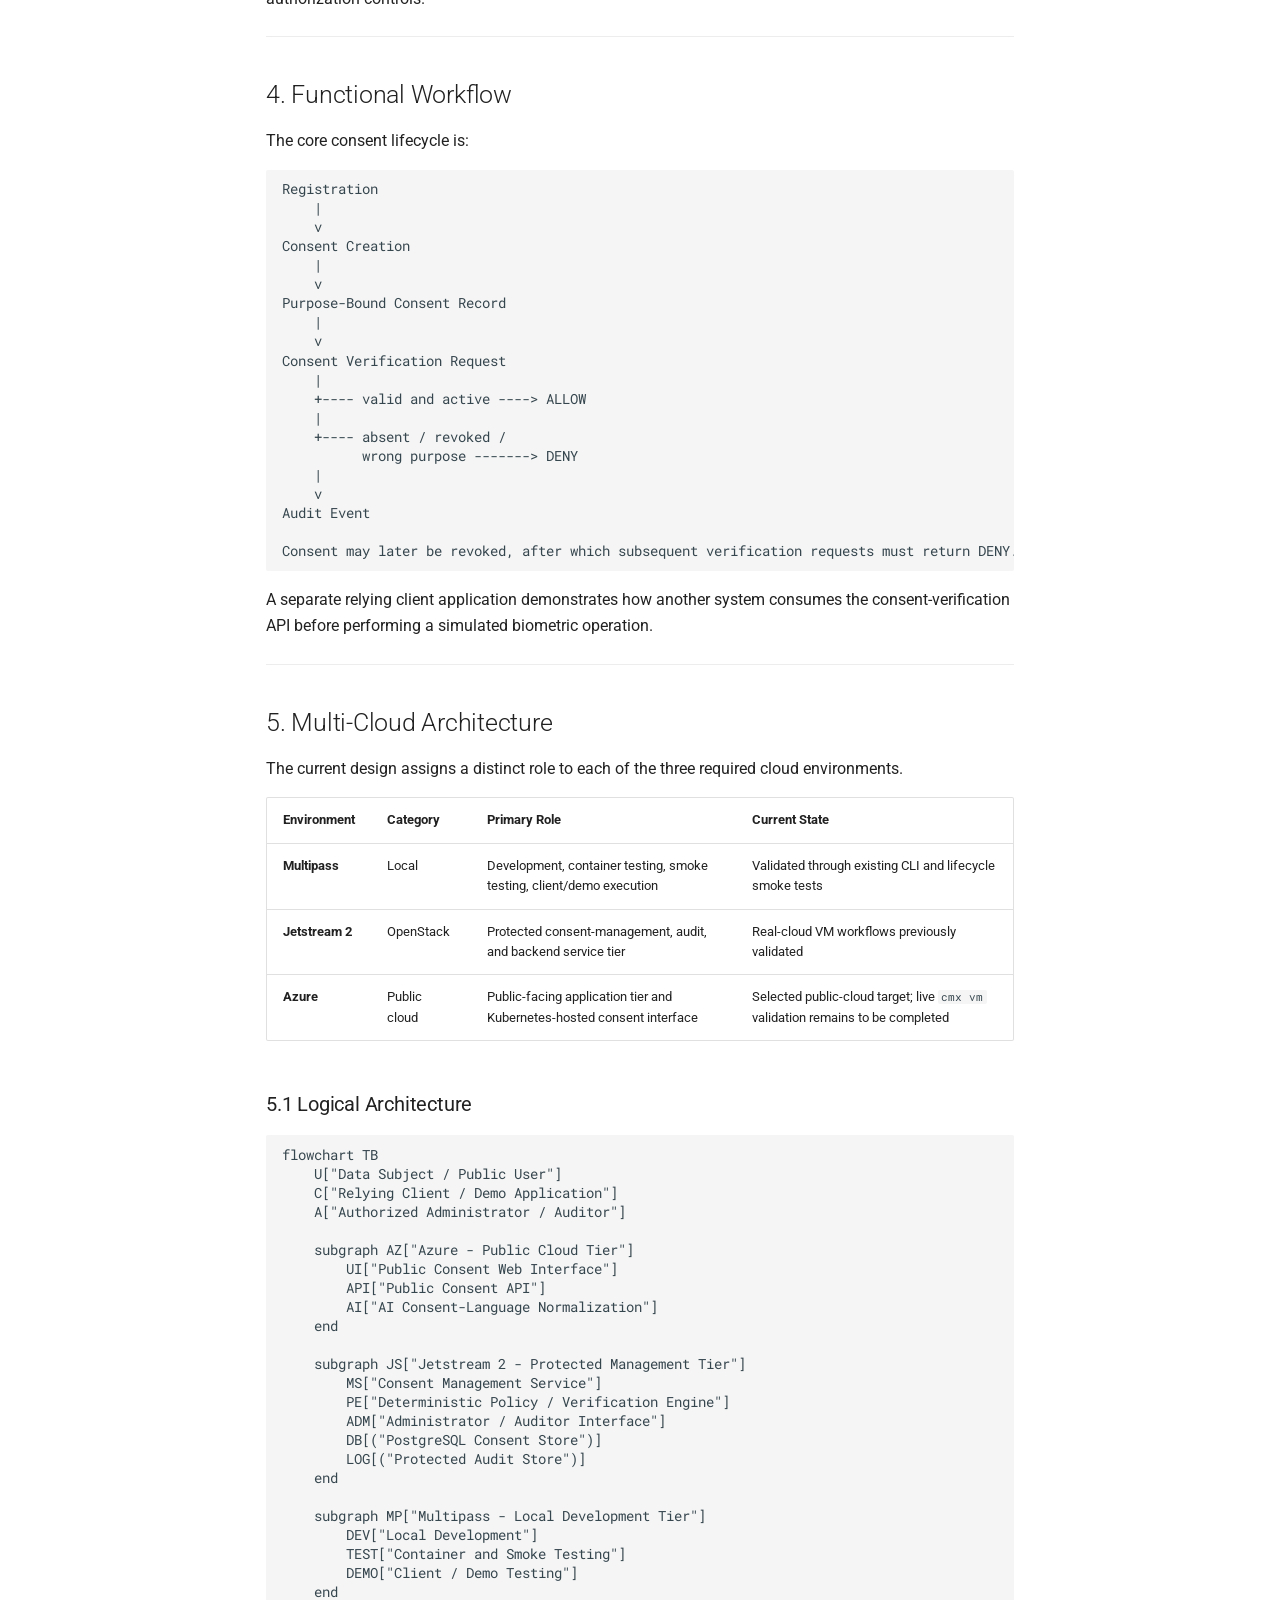
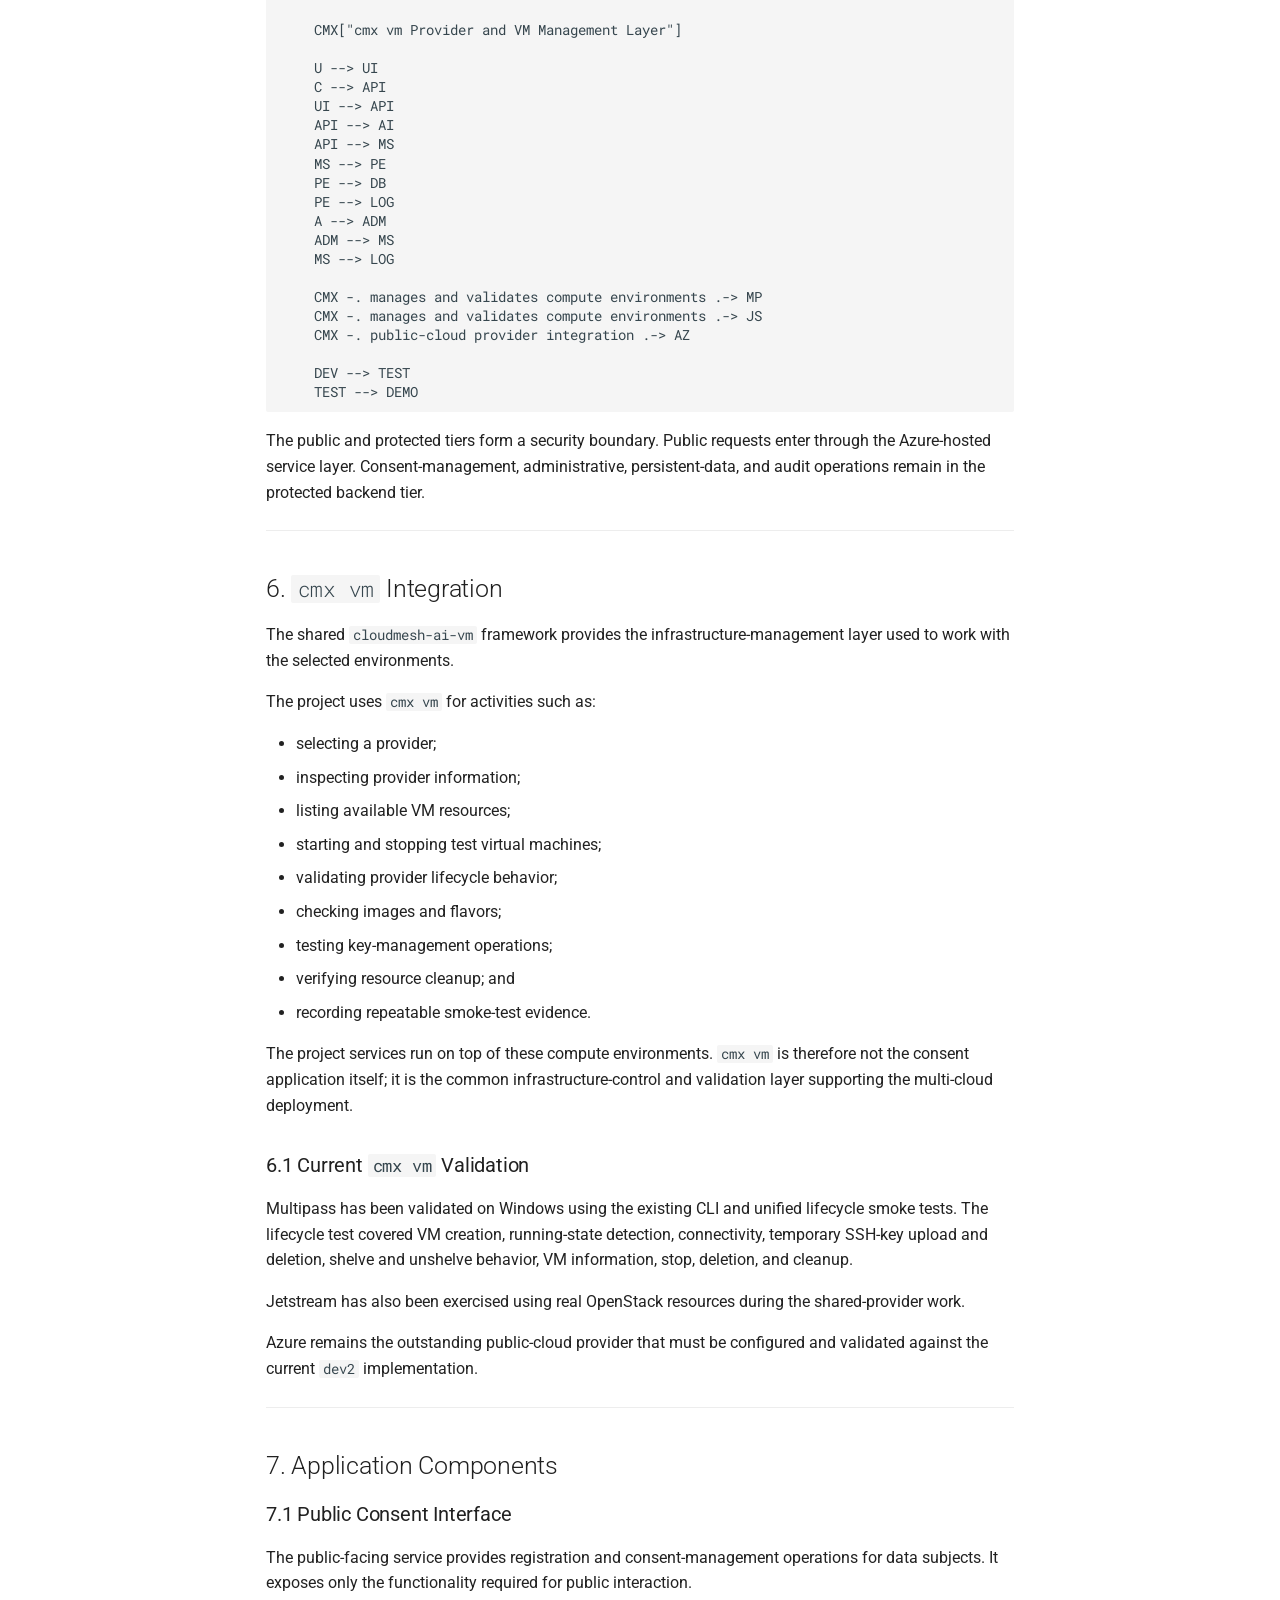
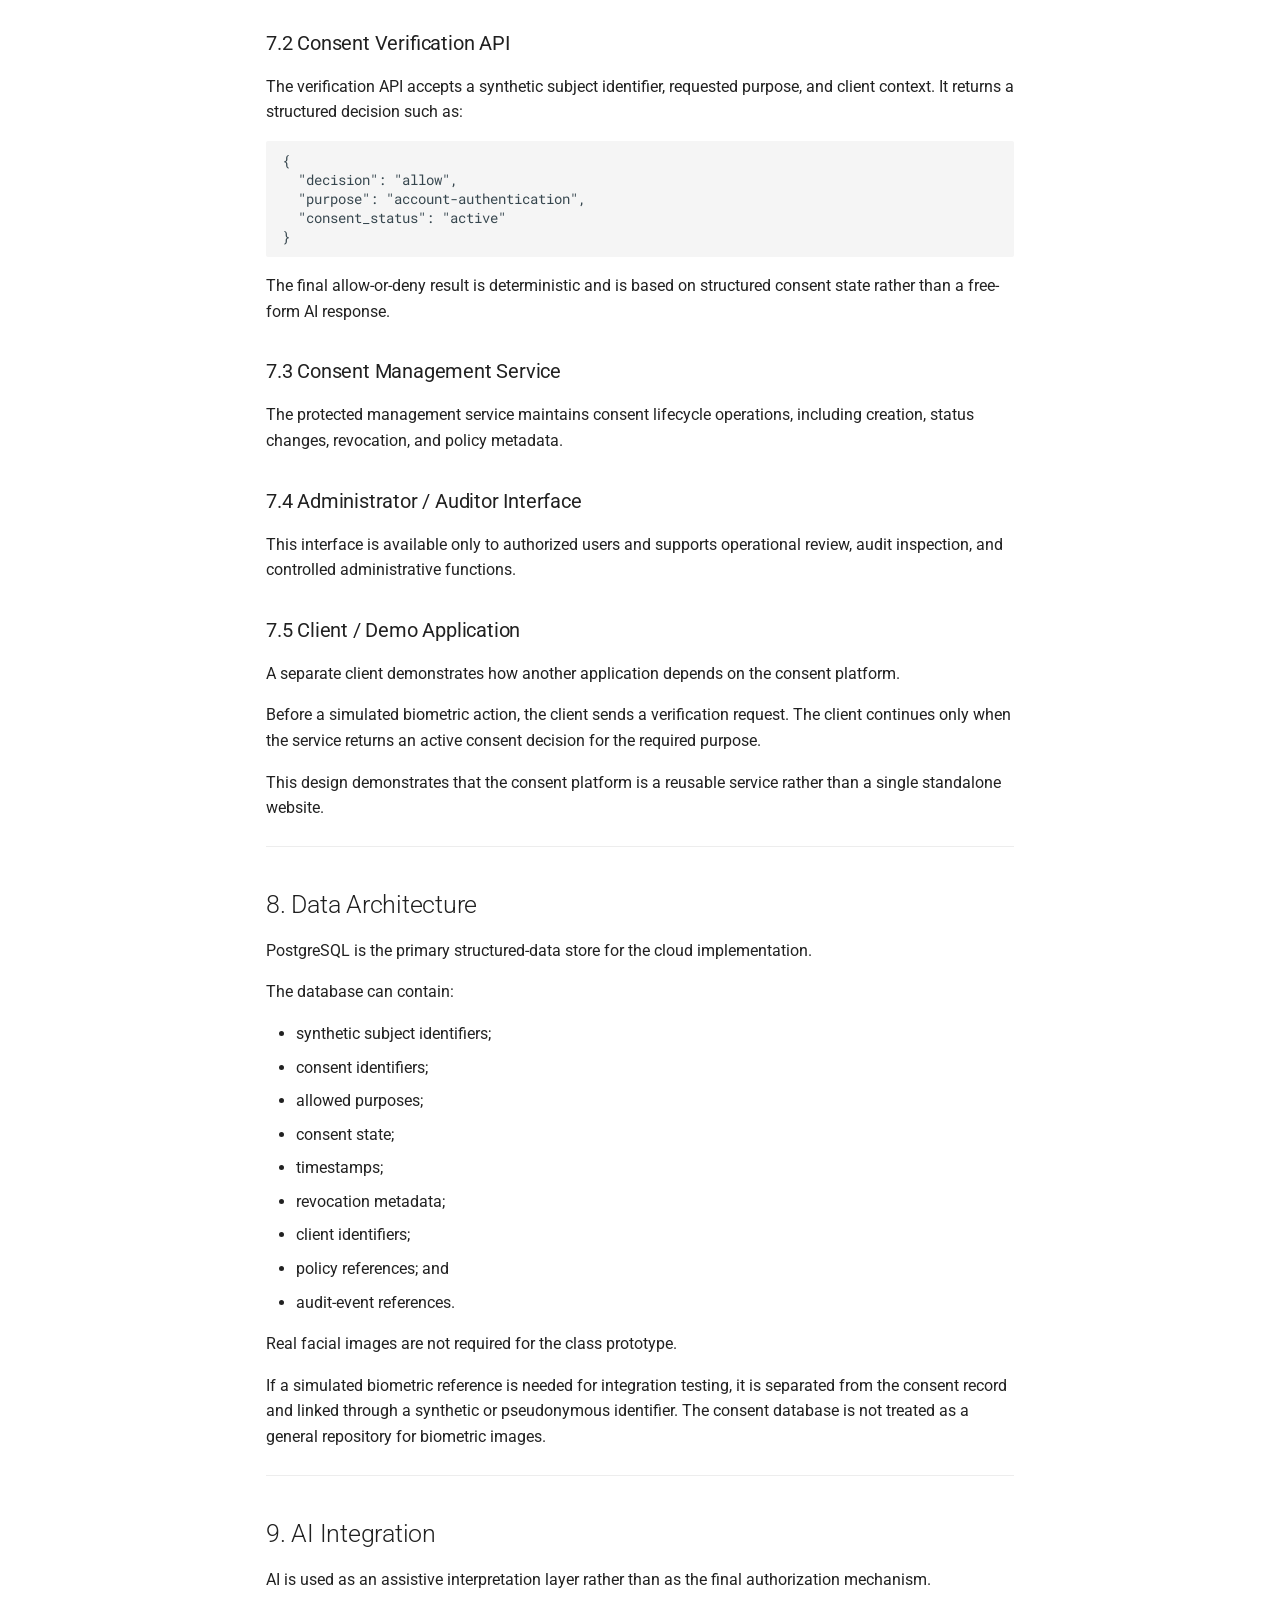
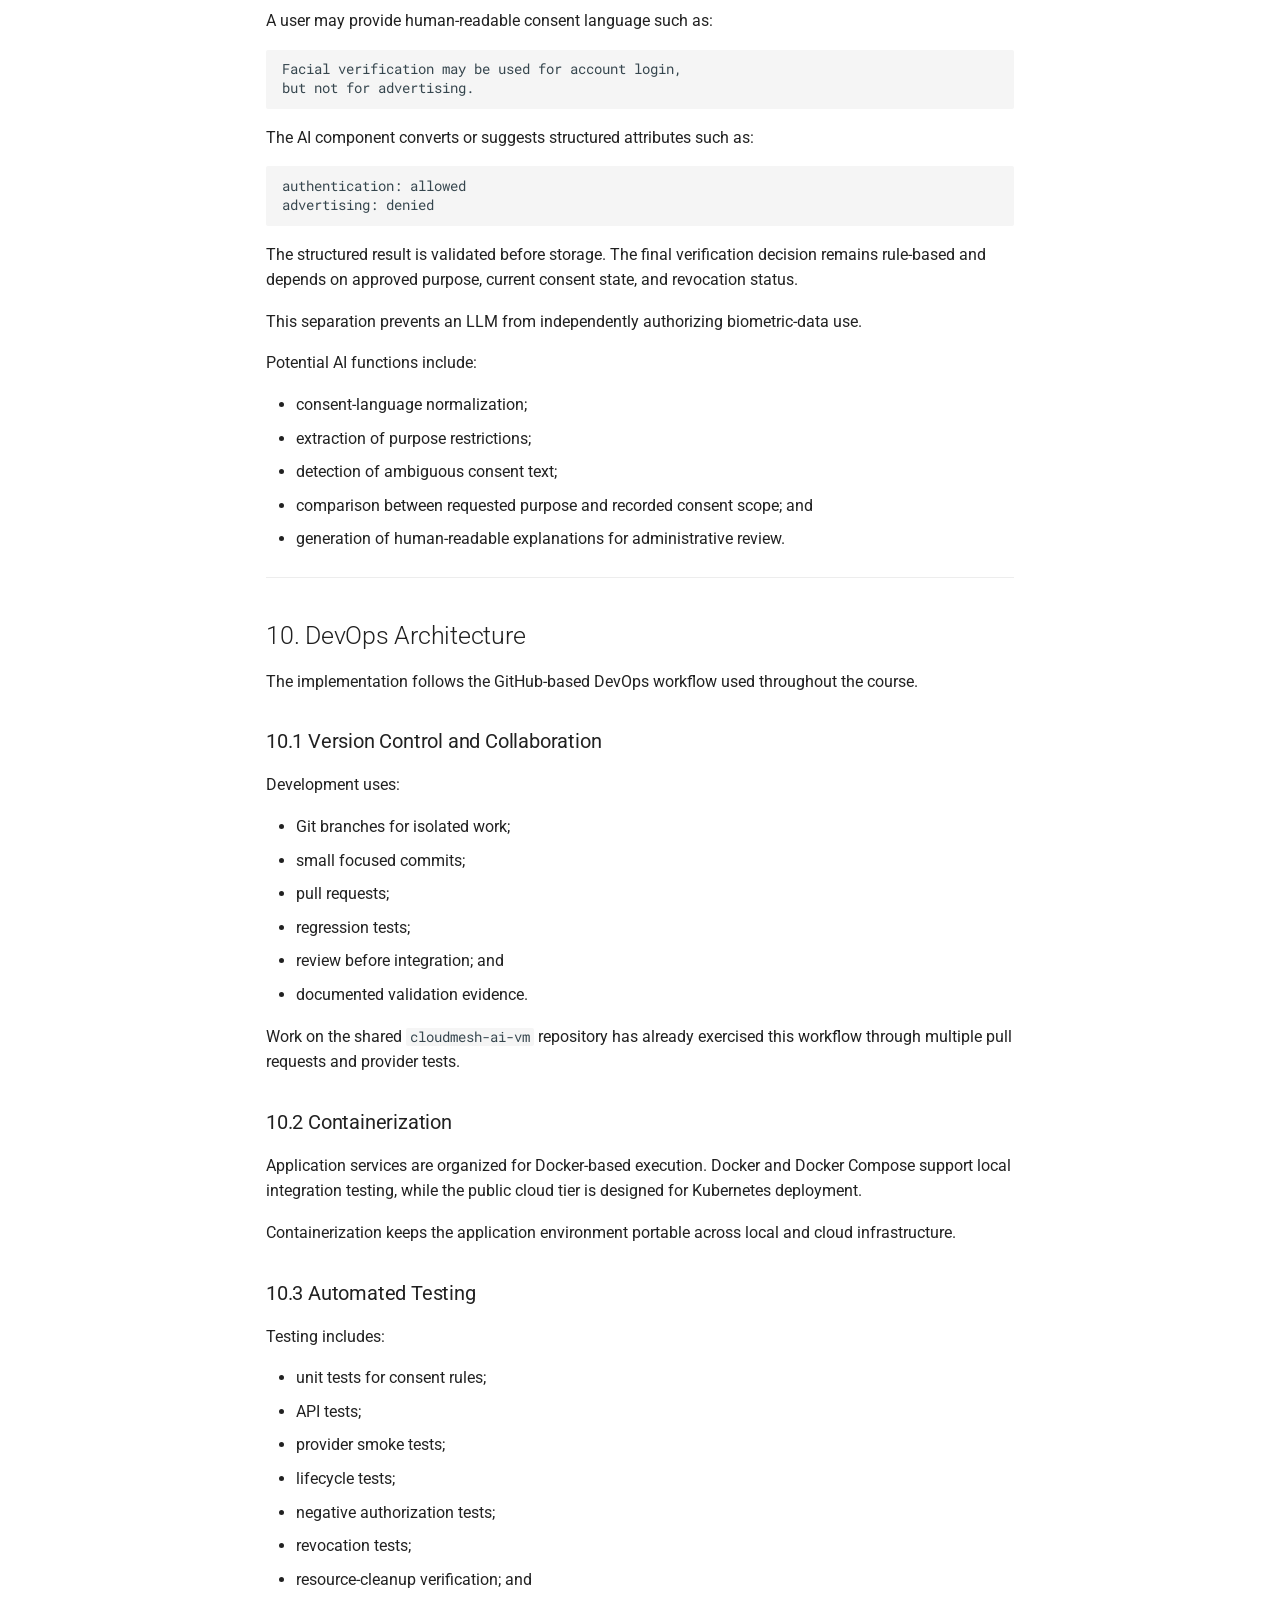
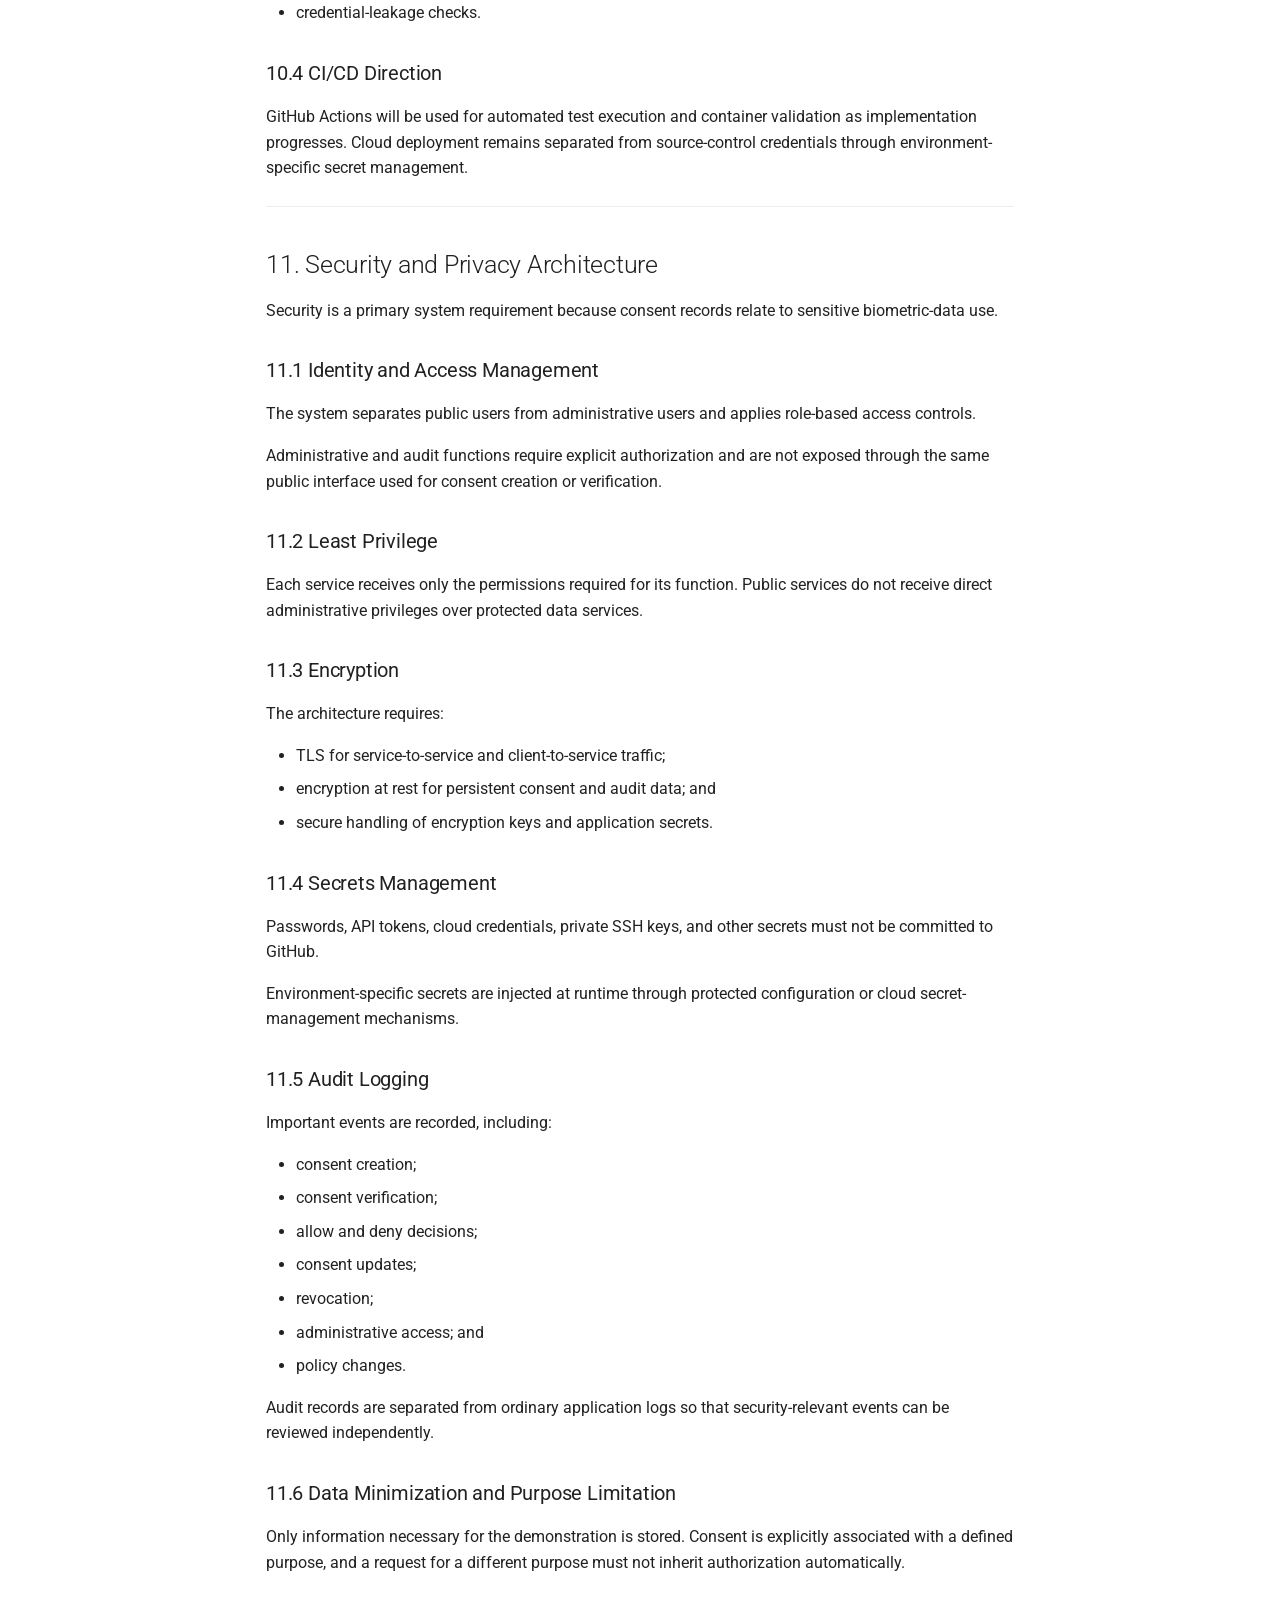
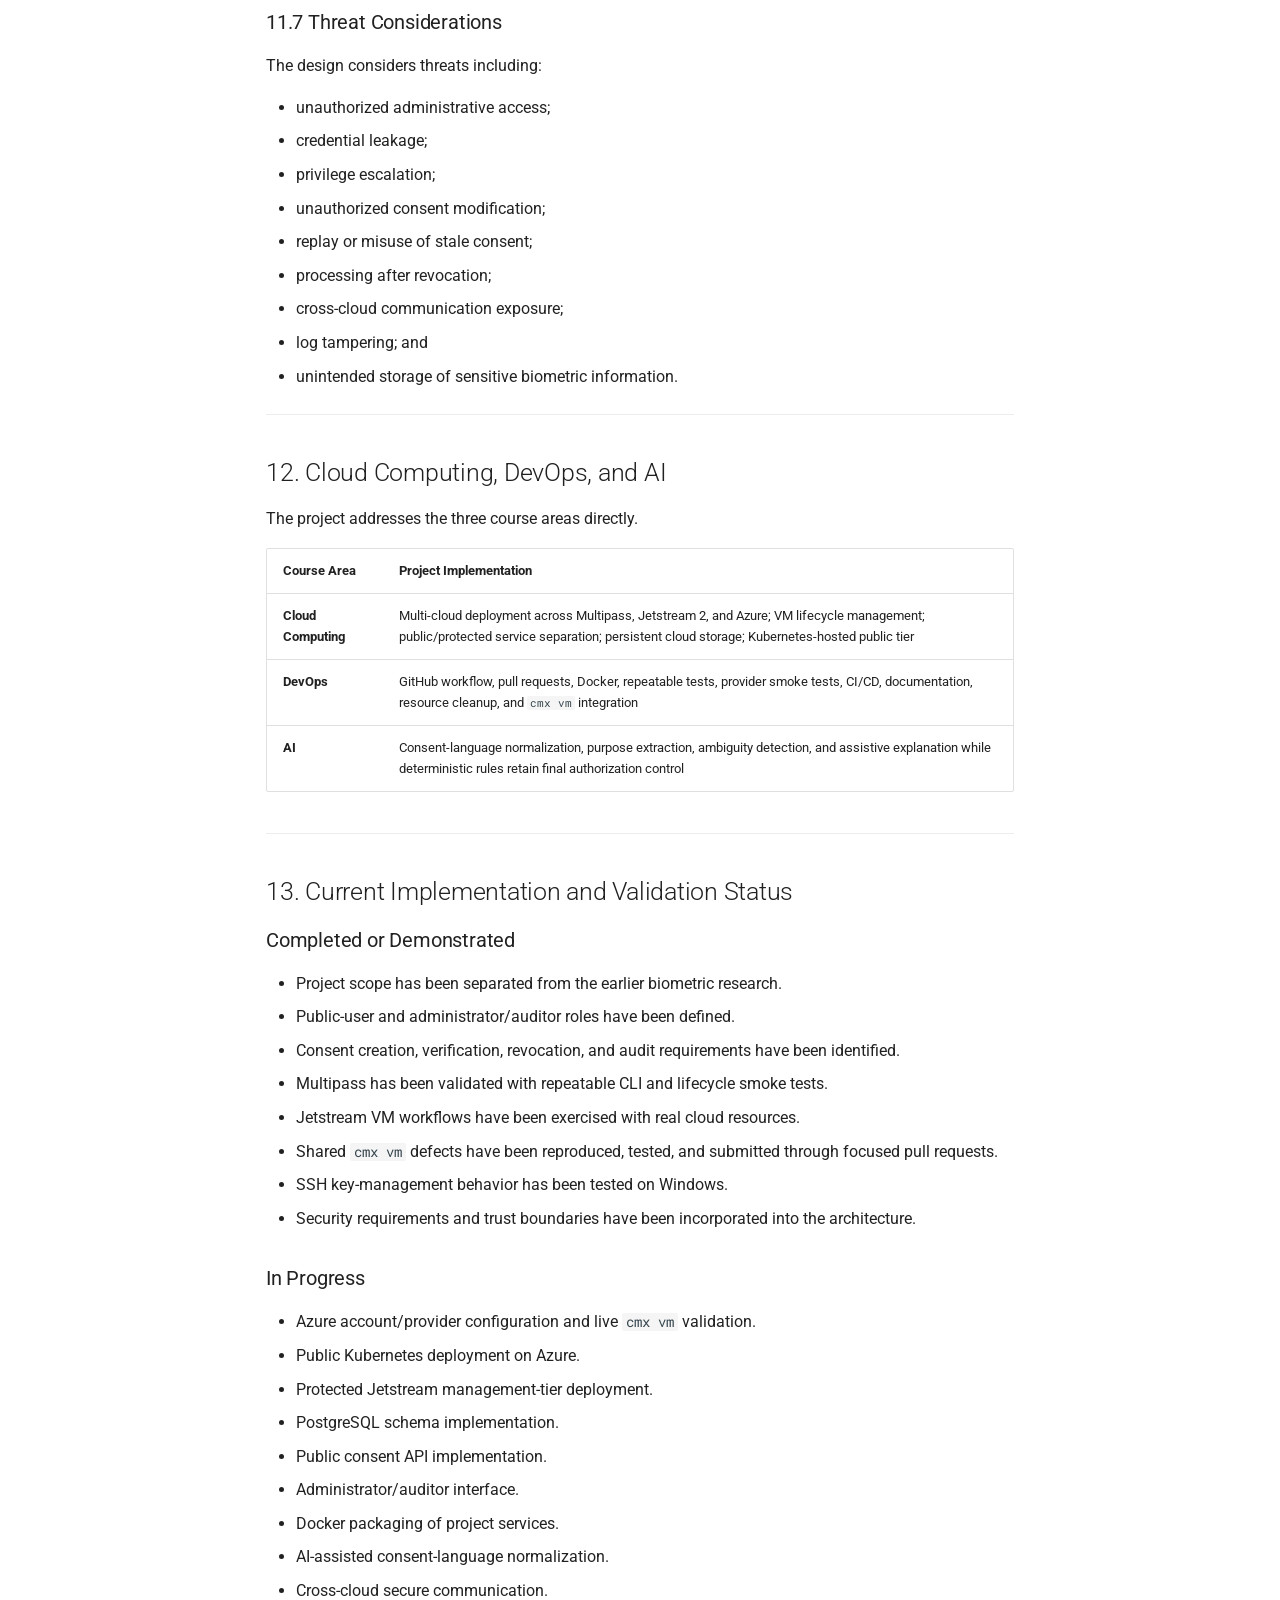
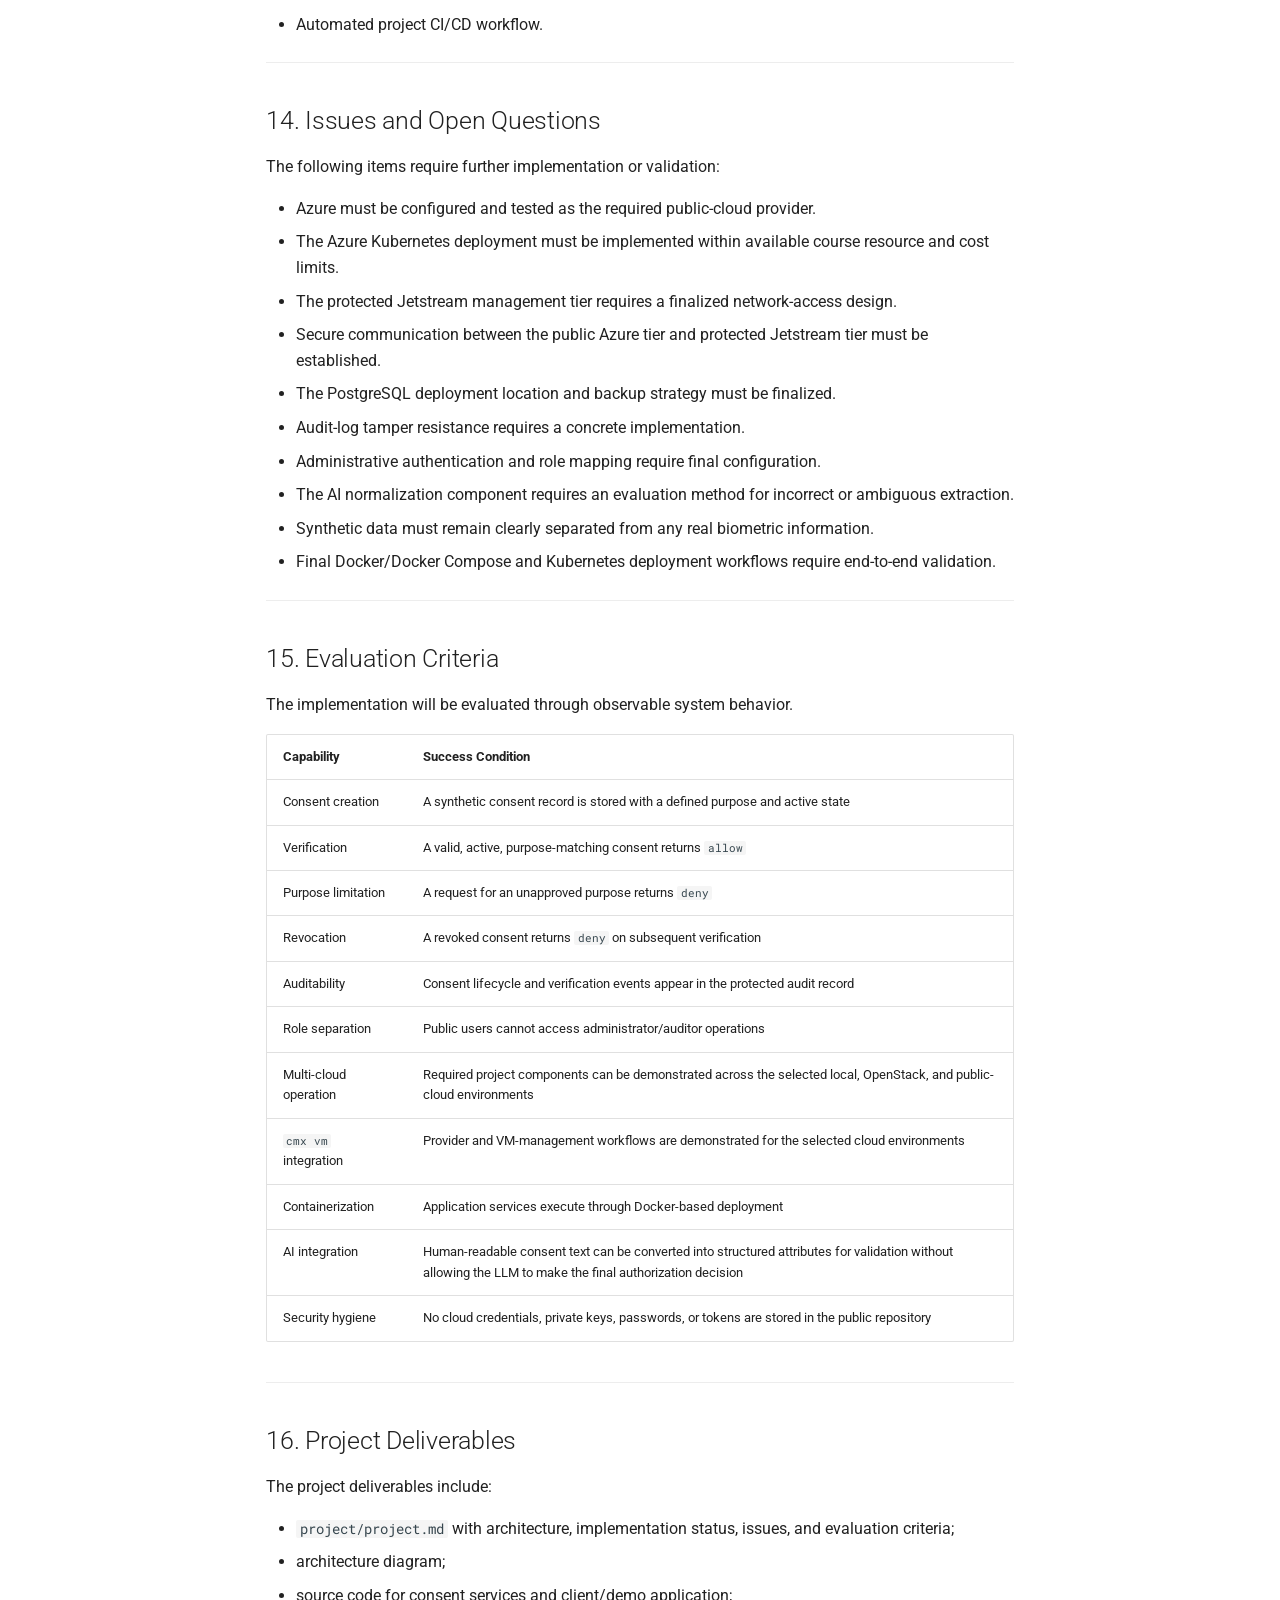
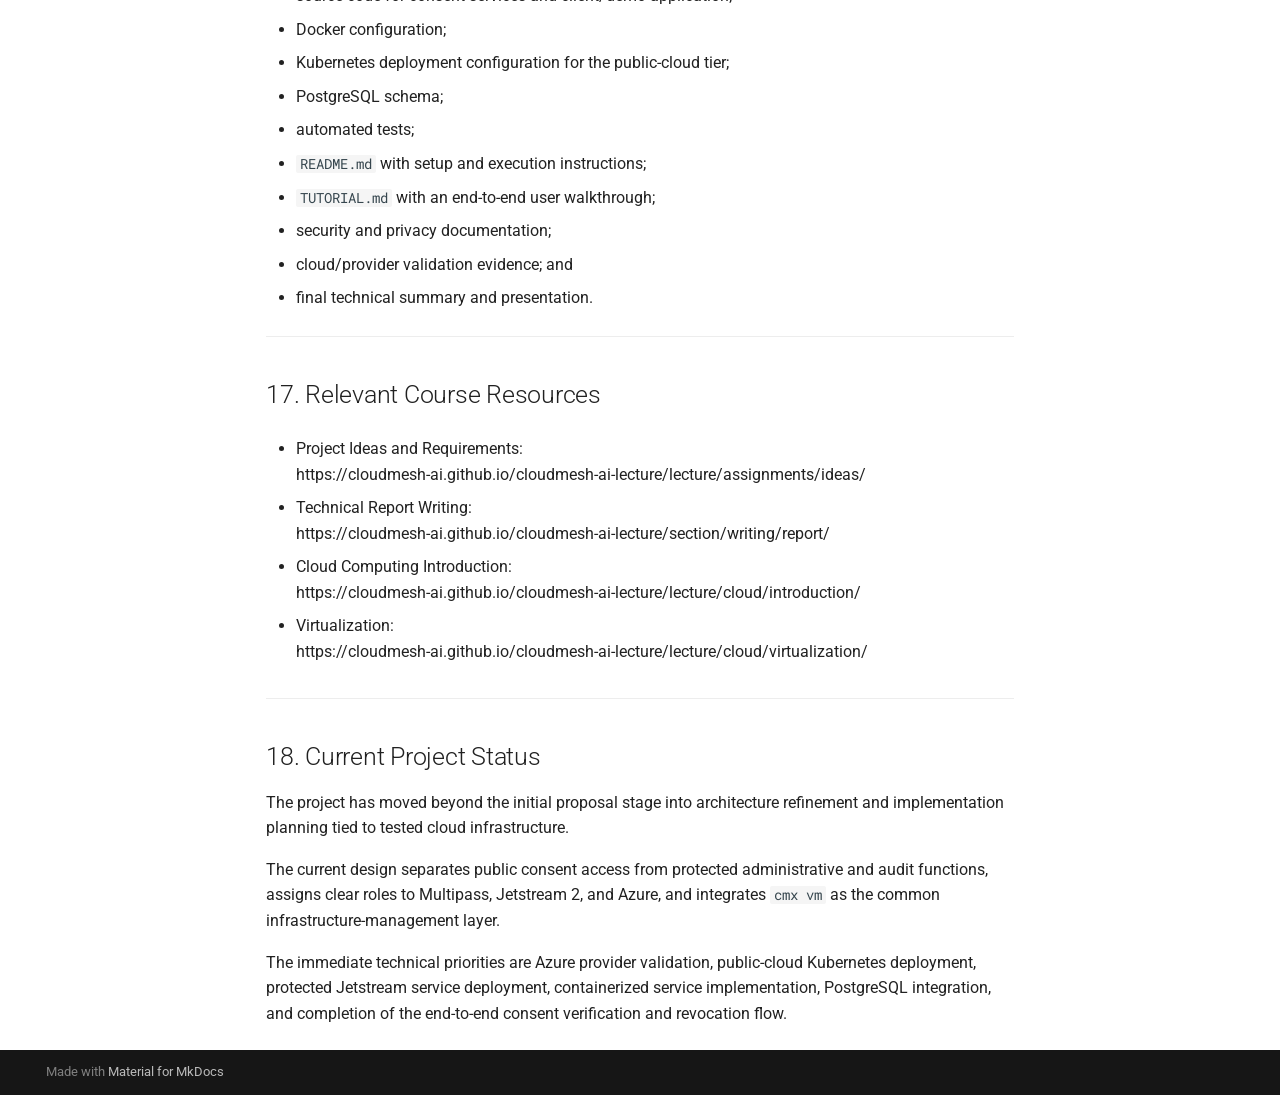
<file: project/project/index.html>
<!doctype html>
<html lang="en" class="no-js">
  <head>
    
      <meta charset="utf-8">
      <meta name="viewport" content="width=device-width,initial-scale=1">
      
      
      
      
        <link rel="prev" href="../..">
      
      
        <link rel="next" href="../../architecture/">
      
      
        
      
      
      <link rel="icon" href="../../assets/images/favicon.png">
      <meta name="generator" content="mkdocs-1.6.1, mkdocs-material-9.7.7">
    
    
      
        <title>Project Report - AnieWall Documentation</title>
      
    
    
      <link rel="stylesheet" href="../../assets/stylesheets/main.ec1eaa64.min.css">
      
        
        <link rel="stylesheet" href="../../assets/stylesheets/palette.ab4e12ef.min.css">
      
      


    
    
      
    
    
      
        
        
        <link rel="preconnect" href="https://fonts.gstatic.com" crossorigin>
        <link rel="stylesheet" href="https://fonts.googleapis.com/css?family=Roboto:300,300i,400,400i,700,700i%7CRoboto+Mono:400,400i,700,700i&display=fallback">
        <style>:root{--md-text-font:"Roboto";--md-code-font:"Roboto Mono"}</style>
      
    
    
      <link rel="stylesheet" href="../../stylesheets/extra.css">
    
    <script>__md_scope=new URL("../..",location),__md_hash=e=>[...e].reduce(((e,_)=>(e<<5)-e+_.charCodeAt(0)),0),__md_get=(e,_=localStorage,t=__md_scope)=>JSON.parse(_.getItem(t.pathname+"."+e)),__md_set=(e,_,t=localStorage,a=__md_scope)=>{try{t.setItem(a.pathname+"."+e,JSON.stringify(_))}catch(e){}}</script>
    
      

    
    
  </head>
  
  
    
    
      
    
    
    
    
    <body dir="ltr" data-md-color-scheme="default" data-md-color-primary="indigo" data-md-color-accent="indigo">
  
    
    <input class="md-toggle" data-md-toggle="drawer" type="checkbox" id="__drawer" autocomplete="off">
    <input class="md-toggle" data-md-toggle="search" type="checkbox" id="__search" autocomplete="off">
    <label class="md-overlay" for="__drawer"></label>
    <div data-md-component="skip">
      
        
        <a href="#cloud-native-biometric-consent-and-audit-platform" class="md-skip">
          Skip to content
        </a>
      
    </div>
    <div data-md-component="announce">
      
    </div>
    
    
      

<header class="md-header" data-md-component="header">
  <nav class="md-header__inner md-grid" aria-label="Header">
    <a href="../.." title="AnieWall Documentation" class="md-header__button md-logo" aria-label="AnieWall Documentation" data-md-component="logo">
      
  
  <svg xmlns="http://www.w3.org/2000/svg" viewBox="0 0 24 24"><path d="M12 8a3 3 0 0 0 3-3 3 3 0 0 0-3-3 3 3 0 0 0-3 3 3 3 0 0 0 3 3m0 3.54C9.64 9.35 6.5 8 3 8v11c3.5 0 6.64 1.35 9 3.54 2.36-2.19 5.5-3.54 9-3.54V8c-3.5 0-6.64 1.35-9 3.54"/></svg>

    </a>
    <label class="md-header__button md-icon" for="__drawer">
      
      <svg xmlns="http://www.w3.org/2000/svg" viewBox="0 0 24 24"><path d="M3 6h18v2H3zm0 5h18v2H3zm0 5h18v2H3z"/></svg>
    </label>
    <div class="md-header__title" data-md-component="header-title">
      <div class="md-header__ellipsis">
        <div class="md-header__topic">
          <span class="md-ellipsis">
            AnieWall Documentation
          </span>
        </div>
        <div class="md-header__topic" data-md-component="header-topic">
          <span class="md-ellipsis">
            
              Project Report
            
          </span>
        </div>
      </div>
    </div>
    
      
        <form class="md-header__option" data-md-component="palette">
  
    
    
    
    <input class="md-option" data-md-color-media="" data-md-color-scheme="default" data-md-color-primary="indigo" data-md-color-accent="indigo"  aria-hidden="true"  type="radio" name="__palette" id="__palette_0">
    
  
    
    
    
    <input class="md-option" data-md-color-media="" data-md-color-scheme="slate" data-md-color-primary="indigo" data-md-color-accent="indigo"  aria-hidden="true"  type="radio" name="__palette" id="__palette_1">
    
  
</form>
      
    
    
      <script>var palette=__md_get("__palette");if(palette&&palette.color){if("(prefers-color-scheme)"===palette.color.media){var media=matchMedia("(prefers-color-scheme: light)"),input=document.querySelector(media.matches?"[data-md-color-media='(prefers-color-scheme: light)']":"[data-md-color-media='(prefers-color-scheme: dark)']");palette.color.media=input.getAttribute("data-md-color-media"),palette.color.scheme=input.getAttribute("data-md-color-scheme"),palette.color.primary=input.getAttribute("data-md-color-primary"),palette.color.accent=input.getAttribute("data-md-color-accent")}for(var[key,value]of Object.entries(palette.color))document.body.setAttribute("data-md-color-"+key,value)}</script>
    
    
    
      
      
        <label class="md-header__button md-icon" for="__search">
          
          <svg xmlns="http://www.w3.org/2000/svg" viewBox="0 0 24 24"><path d="M9.5 3A6.5 6.5 0 0 1 16 9.5c0 1.61-.59 3.09-1.56 4.23l.27.27h.79l5 5-1.5 1.5-5-5v-.79l-.27-.27A6.52 6.52 0 0 1 9.5 16 6.5 6.5 0 0 1 3 9.5 6.5 6.5 0 0 1 9.5 3m0 2C7 5 5 7 5 9.5S7 14 9.5 14 14 12 14 9.5 12 5 9.5 5"/></svg>
        </label>
        <div class="md-search" data-md-component="search" role="dialog">
  <label class="md-search__overlay" for="__search"></label>
  <div class="md-search__inner" role="search">
    <form class="md-search__form" name="search">
      <input type="text" class="md-search__input" name="query" aria-label="Search" placeholder="Search" autocapitalize="off" autocorrect="off" autocomplete="off" spellcheck="false" data-md-component="search-query" required>
      <label class="md-search__icon md-icon" for="__search">
        
        <svg xmlns="http://www.w3.org/2000/svg" viewBox="0 0 24 24"><path d="M9.5 3A6.5 6.5 0 0 1 16 9.5c0 1.61-.59 3.09-1.56 4.23l.27.27h.79l5 5-1.5 1.5-5-5v-.79l-.27-.27A6.52 6.52 0 0 1 9.5 16 6.5 6.5 0 0 1 3 9.5 6.5 6.5 0 0 1 9.5 3m0 2C7 5 5 7 5 9.5S7 14 9.5 14 14 12 14 9.5 12 5 9.5 5"/></svg>
        
        <svg xmlns="http://www.w3.org/2000/svg" viewBox="0 0 24 24"><path d="M20 11v2H8l5.5 5.5-1.42 1.42L4.16 12l7.92-7.92L13.5 5.5 8 11z"/></svg>
      </label>
      <nav class="md-search__options" aria-label="Search">
        
        <button type="reset" class="md-search__icon md-icon" title="Clear" aria-label="Clear" tabindex="-1">
          
          <svg xmlns="http://www.w3.org/2000/svg" viewBox="0 0 24 24"><path d="M19 6.41 17.59 5 12 10.59 6.41 5 5 6.41 10.59 12 5 17.59 6.41 19 12 13.41 17.59 19 19 17.59 13.41 12z"/></svg>
        </button>
      </nav>
      
        <div class="md-search__suggest" data-md-component="search-suggest"></div>
      
    </form>
    <div class="md-search__output">
      <div class="md-search__scrollwrap" tabindex="0" data-md-scrollfix>
        <div class="md-search-result" data-md-component="search-result">
          <div class="md-search-result__meta">
            Initializing search
          </div>
          <ol class="md-search-result__list" role="presentation"></ol>
        </div>
      </div>
    </div>
  </div>
</div>
      
    
    
  </nav>
  
</header>
    
    <div class="md-container" data-md-component="container">
      
      
        
          
            
<nav class="md-tabs" aria-label="Tabs" data-md-component="tabs">
  <div class="md-grid">
    <ul class="md-tabs__list">
      
        
  
  
  
  
    <li class="md-tabs__item">
      <a href="../.." class="md-tabs__link">
        
  
  
    
  
  Home

      </a>
    </li>
  

      
        
  
  
  
    
  
  
    <li class="md-tabs__item md-tabs__item--active">
      <a href="./" class="md-tabs__link">
        
  
  
    
  
  Project Report

      </a>
    </li>
  

      
        
  
  
  
  
    <li class="md-tabs__item">
      <a href="../../architecture/" class="md-tabs__link">
        
  
  
    
  
  Architecture

      </a>
    </li>
  

      
        
  
  
  
  
    <li class="md-tabs__item">
      <a href="../../security/" class="md-tabs__link">
        
  
  
    
  
  Security and Privacy

      </a>
    </li>
  

      
        
  
  
  
  
    <li class="md-tabs__item">
      <a href="../../contributions/" class="md-tabs__link">
        
  
  
    
  
  Shared Contributions

      </a>
    </li>
  

      
    </ul>
  </div>
</nav>
          
        
      
      <main class="md-main" data-md-component="main">
        <div class="md-main__inner md-grid">
          
            
              
              <div class="md-sidebar md-sidebar--primary" data-md-component="sidebar" data-md-type="navigation" >
                <div class="md-sidebar__scrollwrap">
                  <div class="md-sidebar__inner">
                    


  


<nav class="md-nav md-nav--primary md-nav--lifted" aria-label="Navigation" data-md-level="0">
  <label class="md-nav__title" for="__drawer">
    <a href="../.." title="AnieWall Documentation" class="md-nav__button md-logo" aria-label="AnieWall Documentation" data-md-component="logo">
      
  
  <svg xmlns="http://www.w3.org/2000/svg" viewBox="0 0 24 24"><path d="M12 8a3 3 0 0 0 3-3 3 3 0 0 0-3-3 3 3 0 0 0-3 3 3 3 0 0 0 3 3m0 3.54C9.64 9.35 6.5 8 3 8v11c3.5 0 6.64 1.35 9 3.54 2.36-2.19 5.5-3.54 9-3.54V8c-3.5 0-6.64 1.35-9 3.54"/></svg>

    </a>
    AnieWall Documentation
  </label>
  
  <ul class="md-nav__list" data-md-scrollfix>
    
      
      
  
  
  
  
    <li class="md-nav__item">
      <a href="../.." class="md-nav__link">
        
  
  
  <span class="md-ellipsis">
    
  
    Home
  

    
  </span>
  
  

      </a>
    </li>
  

    
      
      
  
  
    
  
  
  
    <li class="md-nav__item md-nav__item--active">
      
      <input class="md-nav__toggle md-toggle" type="checkbox" id="__toc">
      
      
        
      
      
        <label class="md-nav__link md-nav__link--active" for="__toc">
          
  
  
  <span class="md-ellipsis">
    
  
    Project Report
  

    
  </span>
  
  

          <span class="md-nav__icon md-icon"></span>
        </label>
      
      <a href="./" class="md-nav__link md-nav__link--active">
        
  
  
  <span class="md-ellipsis">
    
  
    Project Report
  

    
  </span>
  
  

      </a>
      
        

<nav class="md-nav md-nav--secondary" aria-label="Table of contents">
  
  
  
    
  
  
    <label class="md-nav__title" for="__toc">
      <span class="md-nav__icon md-icon"></span>
      Table of contents
    </label>
    <ul class="md-nav__list" data-md-component="toc" data-md-scrollfix>
      
        <li class="md-nav__item">
  <a href="#abstract" class="md-nav__link">
    <span class="md-ellipsis">
      
        Abstract
      
    </span>
  </a>
  
</li>
      
        <li class="md-nav__item">
  <a href="#1-system-purpose" class="md-nav__link">
    <span class="md-ellipsis">
      
        1. System Purpose
      
    </span>
  </a>
  
</li>
      
        <li class="md-nav__item">
  <a href="#2-relationship-to-the-earlier-biometric-project-for-a-previous-class" class="md-nav__link">
    <span class="md-ellipsis">
      
        2. Relationship to the Earlier Biometric Project for a Previous Class
      
    </span>
  </a>
  
</li>
      
        <li class="md-nav__item">
  <a href="#3-user-groups-and-trust-boundaries" class="md-nav__link">
    <span class="md-ellipsis">
      
        3. User Groups and Trust Boundaries
      
    </span>
  </a>
  
    <nav class="md-nav" aria-label="3. User Groups and Trust Boundaries">
      <ul class="md-nav__list">
        
          <li class="md-nav__item">
  <a href="#31-data-subject-public-user" class="md-nav__link">
    <span class="md-ellipsis">
      
        3.1 Data Subject / Public User
      
    </span>
  </a>
  
</li>
        
          <li class="md-nav__item">
  <a href="#32-administrator-auditor" class="md-nav__link">
    <span class="md-ellipsis">
      
        3.2 Administrator / Auditor
      
    </span>
  </a>
  
</li>
        
      </ul>
    </nav>
  
</li>
      
        <li class="md-nav__item">
  <a href="#4-functional-workflow" class="md-nav__link">
    <span class="md-ellipsis">
      
        4. Functional Workflow
      
    </span>
  </a>
  
</li>
      
        <li class="md-nav__item">
  <a href="#5-multi-cloud-architecture" class="md-nav__link">
    <span class="md-ellipsis">
      
        5. Multi-Cloud Architecture
      
    </span>
  </a>
  
    <nav class="md-nav" aria-label="5. Multi-Cloud Architecture">
      <ul class="md-nav__list">
        
          <li class="md-nav__item">
  <a href="#51-logical-architecture" class="md-nav__link">
    <span class="md-ellipsis">
      
        5.1 Logical Architecture
      
    </span>
  </a>
  
</li>
        
      </ul>
    </nav>
  
</li>
      
        <li class="md-nav__item">
  <a href="#6-cmx-vm-integration" class="md-nav__link">
    <span class="md-ellipsis">
      
        6. cmx vm Integration
      
    </span>
  </a>
  
    <nav class="md-nav" aria-label="6. cmx vm Integration">
      <ul class="md-nav__list">
        
          <li class="md-nav__item">
  <a href="#61-current-cmx-vm-validation" class="md-nav__link">
    <span class="md-ellipsis">
      
        6.1 Current cmx vm Validation
      
    </span>
  </a>
  
</li>
        
      </ul>
    </nav>
  
</li>
      
        <li class="md-nav__item">
  <a href="#7-application-components" class="md-nav__link">
    <span class="md-ellipsis">
      
        7. Application Components
      
    </span>
  </a>
  
    <nav class="md-nav" aria-label="7. Application Components">
      <ul class="md-nav__list">
        
          <li class="md-nav__item">
  <a href="#71-public-consent-interface" class="md-nav__link">
    <span class="md-ellipsis">
      
        7.1 Public Consent Interface
      
    </span>
  </a>
  
</li>
        
          <li class="md-nav__item">
  <a href="#72-consent-verification-api" class="md-nav__link">
    <span class="md-ellipsis">
      
        7.2 Consent Verification API
      
    </span>
  </a>
  
</li>
        
          <li class="md-nav__item">
  <a href="#73-consent-management-service" class="md-nav__link">
    <span class="md-ellipsis">
      
        7.3 Consent Management Service
      
    </span>
  </a>
  
</li>
        
          <li class="md-nav__item">
  <a href="#74-administrator-auditor-interface" class="md-nav__link">
    <span class="md-ellipsis">
      
        7.4 Administrator / Auditor Interface
      
    </span>
  </a>
  
</li>
        
          <li class="md-nav__item">
  <a href="#75-client-demo-application" class="md-nav__link">
    <span class="md-ellipsis">
      
        7.5 Client / Demo Application
      
    </span>
  </a>
  
</li>
        
      </ul>
    </nav>
  
</li>
      
        <li class="md-nav__item">
  <a href="#8-data-architecture" class="md-nav__link">
    <span class="md-ellipsis">
      
        8. Data Architecture
      
    </span>
  </a>
  
</li>
      
        <li class="md-nav__item">
  <a href="#9-ai-integration" class="md-nav__link">
    <span class="md-ellipsis">
      
        9. AI Integration
      
    </span>
  </a>
  
</li>
      
        <li class="md-nav__item">
  <a href="#10-devops-architecture" class="md-nav__link">
    <span class="md-ellipsis">
      
        10. DevOps Architecture
      
    </span>
  </a>
  
    <nav class="md-nav" aria-label="10. DevOps Architecture">
      <ul class="md-nav__list">
        
          <li class="md-nav__item">
  <a href="#101-version-control-and-collaboration" class="md-nav__link">
    <span class="md-ellipsis">
      
        10.1 Version Control and Collaboration
      
    </span>
  </a>
  
</li>
        
          <li class="md-nav__item">
  <a href="#102-containerization" class="md-nav__link">
    <span class="md-ellipsis">
      
        10.2 Containerization
      
    </span>
  </a>
  
</li>
        
          <li class="md-nav__item">
  <a href="#103-automated-testing" class="md-nav__link">
    <span class="md-ellipsis">
      
        10.3 Automated Testing
      
    </span>
  </a>
  
</li>
        
          <li class="md-nav__item">
  <a href="#104-cicd-direction" class="md-nav__link">
    <span class="md-ellipsis">
      
        10.4 CI/CD Direction
      
    </span>
  </a>
  
</li>
        
      </ul>
    </nav>
  
</li>
      
        <li class="md-nav__item">
  <a href="#11-security-and-privacy-architecture" class="md-nav__link">
    <span class="md-ellipsis">
      
        11. Security and Privacy Architecture
      
    </span>
  </a>
  
    <nav class="md-nav" aria-label="11. Security and Privacy Architecture">
      <ul class="md-nav__list">
        
          <li class="md-nav__item">
  <a href="#111-identity-and-access-management" class="md-nav__link">
    <span class="md-ellipsis">
      
        11.1 Identity and Access Management
      
    </span>
  </a>
  
</li>
        
          <li class="md-nav__item">
  <a href="#112-least-privilege" class="md-nav__link">
    <span class="md-ellipsis">
      
        11.2 Least Privilege
      
    </span>
  </a>
  
</li>
        
          <li class="md-nav__item">
  <a href="#113-encryption" class="md-nav__link">
    <span class="md-ellipsis">
      
        11.3 Encryption
      
    </span>
  </a>
  
</li>
        
          <li class="md-nav__item">
  <a href="#114-secrets-management" class="md-nav__link">
    <span class="md-ellipsis">
      
        11.4 Secrets Management
      
    </span>
  </a>
  
</li>
        
          <li class="md-nav__item">
  <a href="#115-audit-logging" class="md-nav__link">
    <span class="md-ellipsis">
      
        11.5 Audit Logging
      
    </span>
  </a>
  
</li>
        
          <li class="md-nav__item">
  <a href="#116-data-minimization-and-purpose-limitation" class="md-nav__link">
    <span class="md-ellipsis">
      
        11.6 Data Minimization and Purpose Limitation
      
    </span>
  </a>
  
</li>
        
          <li class="md-nav__item">
  <a href="#117-threat-considerations" class="md-nav__link">
    <span class="md-ellipsis">
      
        11.7 Threat Considerations
      
    </span>
  </a>
  
</li>
        
      </ul>
    </nav>
  
</li>
      
        <li class="md-nav__item">
  <a href="#12-cloud-computing-devops-and-ai" class="md-nav__link">
    <span class="md-ellipsis">
      
        12. Cloud Computing, DevOps, and AI
      
    </span>
  </a>
  
</li>
      
        <li class="md-nav__item">
  <a href="#13-current-implementation-and-validation-status" class="md-nav__link">
    <span class="md-ellipsis">
      
        13. Current Implementation and Validation Status
      
    </span>
  </a>
  
    <nav class="md-nav" aria-label="13. Current Implementation and Validation Status">
      <ul class="md-nav__list">
        
          <li class="md-nav__item">
  <a href="#completed-or-demonstrated" class="md-nav__link">
    <span class="md-ellipsis">
      
        Completed or Demonstrated
      
    </span>
  </a>
  
</li>
        
          <li class="md-nav__item">
  <a href="#in-progress" class="md-nav__link">
    <span class="md-ellipsis">
      
        In Progress
      
    </span>
  </a>
  
</li>
        
      </ul>
    </nav>
  
</li>
      
        <li class="md-nav__item">
  <a href="#14-issues-and-open-questions" class="md-nav__link">
    <span class="md-ellipsis">
      
        14. Issues and Open Questions
      
    </span>
  </a>
  
</li>
      
        <li class="md-nav__item">
  <a href="#15-evaluation-criteria" class="md-nav__link">
    <span class="md-ellipsis">
      
        15. Evaluation Criteria
      
    </span>
  </a>
  
</li>
      
        <li class="md-nav__item">
  <a href="#16-project-deliverables" class="md-nav__link">
    <span class="md-ellipsis">
      
        16. Project Deliverables
      
    </span>
  </a>
  
</li>
      
        <li class="md-nav__item">
  <a href="#17-relevant-course-resources" class="md-nav__link">
    <span class="md-ellipsis">
      
        17. Relevant Course Resources
      
    </span>
  </a>
  
</li>
      
        <li class="md-nav__item">
  <a href="#18-current-project-status" class="md-nav__link">
    <span class="md-ellipsis">
      
        18. Current Project Status
      
    </span>
  </a>
  
</li>
      
    </ul>
  
</nav>
      
    </li>
  

    
      
      
  
  
  
  
    <li class="md-nav__item">
      <a href="../../architecture/" class="md-nav__link">
        
  
  
  <span class="md-ellipsis">
    
  
    Architecture
  

    
  </span>
  
  

      </a>
    </li>
  

    
      
      
  
  
  
  
    <li class="md-nav__item">
      <a href="../../security/" class="md-nav__link">
        
  
  
  <span class="md-ellipsis">
    
  
    Security and Privacy
  

    
  </span>
  
  

      </a>
    </li>
  

    
      
      
  
  
  
  
    <li class="md-nav__item">
      <a href="../../contributions/" class="md-nav__link">
        
  
  
  <span class="md-ellipsis">
    
  
    Shared Contributions
  

    
  </span>
  
  

      </a>
    </li>
  

    
  </ul>
</nav>
                  </div>
                </div>
              </div>
            
            
              
              <div class="md-sidebar md-sidebar--secondary" data-md-component="sidebar" data-md-type="toc" >
                <div class="md-sidebar__scrollwrap">
                  <div class="md-sidebar__inner">
                    

<nav class="md-nav md-nav--secondary" aria-label="Table of contents">
  
  
  
    
  
  
    <label class="md-nav__title" for="__toc">
      <span class="md-nav__icon md-icon"></span>
      Table of contents
    </label>
    <ul class="md-nav__list" data-md-component="toc" data-md-scrollfix>
      
        <li class="md-nav__item">
  <a href="#abstract" class="md-nav__link">
    <span class="md-ellipsis">
      
        Abstract
      
    </span>
  </a>
  
</li>
      
        <li class="md-nav__item">
  <a href="#1-system-purpose" class="md-nav__link">
    <span class="md-ellipsis">
      
        1. System Purpose
      
    </span>
  </a>
  
</li>
      
        <li class="md-nav__item">
  <a href="#2-relationship-to-the-earlier-biometric-project-for-a-previous-class" class="md-nav__link">
    <span class="md-ellipsis">
      
        2. Relationship to the Earlier Biometric Project for a Previous Class
      
    </span>
  </a>
  
</li>
      
        <li class="md-nav__item">
  <a href="#3-user-groups-and-trust-boundaries" class="md-nav__link">
    <span class="md-ellipsis">
      
        3. User Groups and Trust Boundaries
      
    </span>
  </a>
  
    <nav class="md-nav" aria-label="3. User Groups and Trust Boundaries">
      <ul class="md-nav__list">
        
          <li class="md-nav__item">
  <a href="#31-data-subject-public-user" class="md-nav__link">
    <span class="md-ellipsis">
      
        3.1 Data Subject / Public User
      
    </span>
  </a>
  
</li>
        
          <li class="md-nav__item">
  <a href="#32-administrator-auditor" class="md-nav__link">
    <span class="md-ellipsis">
      
        3.2 Administrator / Auditor
      
    </span>
  </a>
  
</li>
        
      </ul>
    </nav>
  
</li>
      
        <li class="md-nav__item">
  <a href="#4-functional-workflow" class="md-nav__link">
    <span class="md-ellipsis">
      
        4. Functional Workflow
      
    </span>
  </a>
  
</li>
      
        <li class="md-nav__item">
  <a href="#5-multi-cloud-architecture" class="md-nav__link">
    <span class="md-ellipsis">
      
        5. Multi-Cloud Architecture
      
    </span>
  </a>
  
    <nav class="md-nav" aria-label="5. Multi-Cloud Architecture">
      <ul class="md-nav__list">
        
          <li class="md-nav__item">
  <a href="#51-logical-architecture" class="md-nav__link">
    <span class="md-ellipsis">
      
        5.1 Logical Architecture
      
    </span>
  </a>
  
</li>
        
      </ul>
    </nav>
  
</li>
      
        <li class="md-nav__item">
  <a href="#6-cmx-vm-integration" class="md-nav__link">
    <span class="md-ellipsis">
      
        6. cmx vm Integration
      
    </span>
  </a>
  
    <nav class="md-nav" aria-label="6. cmx vm Integration">
      <ul class="md-nav__list">
        
          <li class="md-nav__item">
  <a href="#61-current-cmx-vm-validation" class="md-nav__link">
    <span class="md-ellipsis">
      
        6.1 Current cmx vm Validation
      
    </span>
  </a>
  
</li>
        
      </ul>
    </nav>
  
</li>
      
        <li class="md-nav__item">
  <a href="#7-application-components" class="md-nav__link">
    <span class="md-ellipsis">
      
        7. Application Components
      
    </span>
  </a>
  
    <nav class="md-nav" aria-label="7. Application Components">
      <ul class="md-nav__list">
        
          <li class="md-nav__item">
  <a href="#71-public-consent-interface" class="md-nav__link">
    <span class="md-ellipsis">
      
        7.1 Public Consent Interface
      
    </span>
  </a>
  
</li>
        
          <li class="md-nav__item">
  <a href="#72-consent-verification-api" class="md-nav__link">
    <span class="md-ellipsis">
      
        7.2 Consent Verification API
      
    </span>
  </a>
  
</li>
        
          <li class="md-nav__item">
  <a href="#73-consent-management-service" class="md-nav__link">
    <span class="md-ellipsis">
      
        7.3 Consent Management Service
      
    </span>
  </a>
  
</li>
        
          <li class="md-nav__item">
  <a href="#74-administrator-auditor-interface" class="md-nav__link">
    <span class="md-ellipsis">
      
        7.4 Administrator / Auditor Interface
      
    </span>
  </a>
  
</li>
        
          <li class="md-nav__item">
  <a href="#75-client-demo-application" class="md-nav__link">
    <span class="md-ellipsis">
      
        7.5 Client / Demo Application
      
    </span>
  </a>
  
</li>
        
      </ul>
    </nav>
  
</li>
      
        <li class="md-nav__item">
  <a href="#8-data-architecture" class="md-nav__link">
    <span class="md-ellipsis">
      
        8. Data Architecture
      
    </span>
  </a>
  
</li>
      
        <li class="md-nav__item">
  <a href="#9-ai-integration" class="md-nav__link">
    <span class="md-ellipsis">
      
        9. AI Integration
      
    </span>
  </a>
  
</li>
      
        <li class="md-nav__item">
  <a href="#10-devops-architecture" class="md-nav__link">
    <span class="md-ellipsis">
      
        10. DevOps Architecture
      
    </span>
  </a>
  
    <nav class="md-nav" aria-label="10. DevOps Architecture">
      <ul class="md-nav__list">
        
          <li class="md-nav__item">
  <a href="#101-version-control-and-collaboration" class="md-nav__link">
    <span class="md-ellipsis">
      
        10.1 Version Control and Collaboration
      
    </span>
  </a>
  
</li>
        
          <li class="md-nav__item">
  <a href="#102-containerization" class="md-nav__link">
    <span class="md-ellipsis">
      
        10.2 Containerization
      
    </span>
  </a>
  
</li>
        
          <li class="md-nav__item">
  <a href="#103-automated-testing" class="md-nav__link">
    <span class="md-ellipsis">
      
        10.3 Automated Testing
      
    </span>
  </a>
  
</li>
        
          <li class="md-nav__item">
  <a href="#104-cicd-direction" class="md-nav__link">
    <span class="md-ellipsis">
      
        10.4 CI/CD Direction
      
    </span>
  </a>
  
</li>
        
      </ul>
    </nav>
  
</li>
      
        <li class="md-nav__item">
  <a href="#11-security-and-privacy-architecture" class="md-nav__link">
    <span class="md-ellipsis">
      
        11. Security and Privacy Architecture
      
    </span>
  </a>
  
    <nav class="md-nav" aria-label="11. Security and Privacy Architecture">
      <ul class="md-nav__list">
        
          <li class="md-nav__item">
  <a href="#111-identity-and-access-management" class="md-nav__link">
    <span class="md-ellipsis">
      
        11.1 Identity and Access Management
      
    </span>
  </a>
  
</li>
        
          <li class="md-nav__item">
  <a href="#112-least-privilege" class="md-nav__link">
    <span class="md-ellipsis">
      
        11.2 Least Privilege
      
    </span>
  </a>
  
</li>
        
          <li class="md-nav__item">
  <a href="#113-encryption" class="md-nav__link">
    <span class="md-ellipsis">
      
        11.3 Encryption
      
    </span>
  </a>
  
</li>
        
          <li class="md-nav__item">
  <a href="#114-secrets-management" class="md-nav__link">
    <span class="md-ellipsis">
      
        11.4 Secrets Management
      
    </span>
  </a>
  
</li>
        
          <li class="md-nav__item">
  <a href="#115-audit-logging" class="md-nav__link">
    <span class="md-ellipsis">
      
        11.5 Audit Logging
      
    </span>
  </a>
  
</li>
        
          <li class="md-nav__item">
  <a href="#116-data-minimization-and-purpose-limitation" class="md-nav__link">
    <span class="md-ellipsis">
      
        11.6 Data Minimization and Purpose Limitation
      
    </span>
  </a>
  
</li>
        
          <li class="md-nav__item">
  <a href="#117-threat-considerations" class="md-nav__link">
    <span class="md-ellipsis">
      
        11.7 Threat Considerations
      
    </span>
  </a>
  
</li>
        
      </ul>
    </nav>
  
</li>
      
        <li class="md-nav__item">
  <a href="#12-cloud-computing-devops-and-ai" class="md-nav__link">
    <span class="md-ellipsis">
      
        12. Cloud Computing, DevOps, and AI
      
    </span>
  </a>
  
</li>
      
        <li class="md-nav__item">
  <a href="#13-current-implementation-and-validation-status" class="md-nav__link">
    <span class="md-ellipsis">
      
        13. Current Implementation and Validation Status
      
    </span>
  </a>
  
    <nav class="md-nav" aria-label="13. Current Implementation and Validation Status">
      <ul class="md-nav__list">
        
          <li class="md-nav__item">
  <a href="#completed-or-demonstrated" class="md-nav__link">
    <span class="md-ellipsis">
      
        Completed or Demonstrated
      
    </span>
  </a>
  
</li>
        
          <li class="md-nav__item">
  <a href="#in-progress" class="md-nav__link">
    <span class="md-ellipsis">
      
        In Progress
      
    </span>
  </a>
  
</li>
        
      </ul>
    </nav>
  
</li>
      
        <li class="md-nav__item">
  <a href="#14-issues-and-open-questions" class="md-nav__link">
    <span class="md-ellipsis">
      
        14. Issues and Open Questions
      
    </span>
  </a>
  
</li>
      
        <li class="md-nav__item">
  <a href="#15-evaluation-criteria" class="md-nav__link">
    <span class="md-ellipsis">
      
        15. Evaluation Criteria
      
    </span>
  </a>
  
</li>
      
        <li class="md-nav__item">
  <a href="#16-project-deliverables" class="md-nav__link">
    <span class="md-ellipsis">
      
        16. Project Deliverables
      
    </span>
  </a>
  
</li>
      
        <li class="md-nav__item">
  <a href="#17-relevant-course-resources" class="md-nav__link">
    <span class="md-ellipsis">
      
        17. Relevant Course Resources
      
    </span>
  </a>
  
</li>
      
        <li class="md-nav__item">
  <a href="#18-current-project-status" class="md-nav__link">
    <span class="md-ellipsis">
      
        18. Current Project Status
      
    </span>
  </a>
  
</li>
      
    </ul>
  
</nav>
                  </div>
                </div>
              </div>
            
          
          
            <div class="md-content" data-md-component="content">
              
              <article class="md-content__inner md-typeset">
                
                  



<h1 id="cloud-native-biometric-consent-and-audit-platform">Cloud-Native Biometric Consent and Audit Platform</h1>
<p><strong>Student:</strong> Stephanie Wallace<br />
<strong>Loyola Email:</strong> swallace6@luc.edu<br />
<strong>GitHub ID:</strong> AnieWall<br />
<strong>Course:</strong> Cloud Computing, DevOps, and AI<br />
<strong>Instructor:</strong> Professor Gregor von Laszewski<br />
<strong>Date:</strong> October 15, 2026<br />
<strong>Status:</strong> Project Architecture and Implementation Update</p>
<hr />
<h2 id="abstract">Abstract</h2>
<p>The Cloud-Native Biometric Consent and Audit Platform is a multi-tier cloud system for managing consent associated with simulated biometric-data use. The system separates public consent interactions from protected administrative and audit functions, allowing a data subject to create, review, verify, and revoke consent while restricting management and audit operations to authorized users. A relying client can query the platform before a simulated biometric operation and receive a deterministic allow-or-deny decision based on the current consent record, approved purpose, and revocation state.</p>
<p>The current architecture uses three cloud environments with distinct roles: Multipass for local development and repeatable testing, Jetstream 2 for the protected management and audit tier, and Azure as the public-cloud environment for the public-facing application tier. The design integrates the shared <code>cmx vm</code> framework as the common VM-management and provider-validation layer. Containerized services, Kubernetes deployment, automated testing, GitHub-based DevOps practices, and an AI-assisted consent-language normalization component extend the system beyond the earlier biometric-consent research into a cloud systems implementation.</p>
<p>The prototype uses synthetic identifiers and simulated biometric events. No real biometric information is required for the class implementation.</p>
<hr />
<h2 id="1-system-purpose">1. System Purpose</h2>
<p>Applications that rely on biometric information may need to determine whether valid consent exists before a biometric operation is performed. The decision depends on more than the existence of a consent record. The system must also determine whether the consent:</p>
<ul>
<li>belongs to the relevant data subject;</li>
<li>covers the requested purpose;</li>
<li>is currently active;</li>
<li>has been revoked; and</li>
<li>can be demonstrated later through an audit record.</li>
</ul>
<p>The platform provides these capabilities as a reusable cloud service rather than embedding all consent logic inside one client application.</p>
<p>A relying application can therefore ask a focused question such as:</p>
<blockquote>
<p>Does valid consent currently exist for this synthetic subject and this specific biometric purpose?</p>
</blockquote>
<p>The consent service evaluates the stored record and returns a deterministic decision. Each verification, denial, update, and revocation event is recorded for later audit.</p>
<hr />
<h2 id="2-relationship-to-the-earlier-biometric-project-for-a-previous-class">2. Relationship to the Earlier Biometric Project for a Previous Class</h2>
<p>The earlier biometric work focused primarily on the consent model itself, including consent capture, purpose limitation, verification, revocation, auditability, and the legal or regulatory principles that influence biometric-consent design.</p>
<p>The Cloud Computing project however, addresses a different technical problem: how that consent model can be implemented and operated as a secure, multi-tier cloud service.</p>
<p>The current work adds:</p>
<ul>
<li>multi-cloud infrastructure;</li>
<li>public and protected service tiers;</li>
<li>VM lifecycle management through <code>cmx vm</code>;</li>
<li>containerized deployment;</li>
<li>Kubernetes-based public service hosting;</li>
<li>REST APIs;</li>
<li>persistent cloud data services;</li>
<li>role-based administrative separation;</li>
<li>automated and repeatable provider testing;</li>
<li>DevOps workflows using GitHub branches, pull requests, and tests;</li>
<li>cloud security boundaries;</li>
<li>AI-assisted consent-language normalization; and</li>
<li>client applications that consume the consent service.</li>
</ul>
<p>The project therefore uses the earlier consent research as domain background while concentrating on cloud architecture, deployment, security, automation, and system integration.</p>
<hr />
<h2 id="3-user-groups-and-trust-boundaries">3. User Groups and Trust Boundaries</h2>
<p>The architecture separates two primary user groups because they require different privileges and interfaces.</p>
<h3 id="31-data-subject-public-user">3.1 Data Subject / Public User</h3>
<p>The public user can:</p>
<ul>
<li>register using synthetic identity data;</li>
<li>review the purpose for which consent is requested;</li>
<li>grant or refuse consent;</li>
<li>check current consent status; and</li>
<li>revoke previously granted consent.</li>
</ul>
<p>The public interface does not expose administrative or audit-management capabilities.</p>
<h3 id="32-administrator-auditor">3.2 Administrator / Auditor</h3>
<p>Authorized administrative users can:</p>
<ul>
<li>manage predefined consent purposes and policy metadata;</li>
<li>review consent state;</li>
<li>inspect revocation events;</li>
<li>review audit records;</li>
<li>investigate failed or denied verification requests; and</li>
<li>manage operational settings required by the protected service tier.</li>
</ul>
<p>Administrative functions are isolated from the public interface and require stronger authentication and authorization controls.</p>
<hr />
<h2 id="4-functional-workflow">4. Functional Workflow</h2>
<p>The core consent lifecycle is:</p>
<pre><code class="language-text">Registration
    |
    v
Consent Creation
    |
    v
Purpose-Bound Consent Record
    |
    v
Consent Verification Request
    |
    +---- valid and active ----&gt; ALLOW
    |
    +---- absent / revoked /
          wrong purpose -------&gt; DENY
    |
    v
Audit Event

Consent may later be revoked, after which subsequent verification requests must return DENY.
</code></pre>
<p>A separate relying client application demonstrates how another system consumes the consent-verification API before performing a simulated biometric operation.</p>
<hr />
<h2 id="5-multi-cloud-architecture">5. Multi-Cloud Architecture</h2>
<p>The current design assigns a distinct role to each of the three required cloud environments.</p>
<table>
<thead>
<tr>
<th>Environment</th>
<th>Category</th>
<th>Primary Role</th>
<th>Current State</th>
</tr>
</thead>
<tbody>
<tr>
<td><strong>Multipass</strong></td>
<td>Local</td>
<td>Development, container testing, smoke testing, client/demo execution</td>
<td>Validated through existing CLI and lifecycle smoke tests</td>
</tr>
<tr>
<td><strong>Jetstream 2</strong></td>
<td>OpenStack</td>
<td>Protected consent-management, audit, and backend service tier</td>
<td>Real-cloud VM workflows previously validated</td>
</tr>
<tr>
<td><strong>Azure</strong></td>
<td>Public cloud</td>
<td>Public-facing application tier and Kubernetes-hosted consent interface</td>
<td>Selected public-cloud target; live <code>cmx vm</code> validation remains to be completed</td>
</tr>
</tbody>
</table>
<h3 id="51-logical-architecture">5.1 Logical Architecture</h3>
<pre><code class="language-mermaid">flowchart TB
    U[&quot;Data Subject / Public User&quot;]
    C[&quot;Relying Client / Demo Application&quot;]
    A[&quot;Authorized Administrator / Auditor&quot;]

    subgraph AZ[&quot;Azure - Public Cloud Tier&quot;]
        UI[&quot;Public Consent Web Interface&quot;]
        API[&quot;Public Consent API&quot;]
        AI[&quot;AI Consent-Language Normalization&quot;]
    end

    subgraph JS[&quot;Jetstream 2 - Protected Management Tier&quot;]
        MS[&quot;Consent Management Service&quot;]
        PE[&quot;Deterministic Policy / Verification Engine&quot;]
        ADM[&quot;Administrator / Auditor Interface&quot;]
        DB[(&quot;PostgreSQL Consent Store&quot;)]
        LOG[(&quot;Protected Audit Store&quot;)]
    end

    subgraph MP[&quot;Multipass - Local Development Tier&quot;]
        DEV[&quot;Local Development&quot;]
        TEST[&quot;Container and Smoke Testing&quot;]
        DEMO[&quot;Client / Demo Testing&quot;]
    end

    CMX[&quot;cmx vm Provider and VM Management Layer&quot;]

    U --&gt; UI
    C --&gt; API
    UI --&gt; API
    API --&gt; AI
    API --&gt; MS
    MS --&gt; PE
    PE --&gt; DB
    PE --&gt; LOG
    A --&gt; ADM
    ADM --&gt; MS
    MS --&gt; LOG

    CMX -. manages and validates compute environments .-&gt; MP
    CMX -. manages and validates compute environments .-&gt; JS
    CMX -. public-cloud provider integration .-&gt; AZ

    DEV --&gt; TEST
    TEST --&gt; DEMO
</code></pre>
<p>The public and protected tiers form a security boundary. Public requests enter through the Azure-hosted service layer. Consent-management, administrative, persistent-data, and audit operations remain in the protected backend tier.</p>
<hr />
<h2 id="6-cmx-vm-integration">6. <code>cmx vm</code> Integration</h2>
<p>The shared <code>cloudmesh-ai-vm</code> framework provides the infrastructure-management layer used to work with the selected environments.</p>
<p>The project uses <code>cmx vm</code> for activities such as:</p>
<ul>
<li>selecting a provider;</li>
<li>inspecting provider information;</li>
<li>listing available VM resources;</li>
<li>starting and stopping test virtual machines;</li>
<li>validating provider lifecycle behavior;</li>
<li>checking images and flavors;</li>
<li>testing key-management operations;</li>
<li>verifying resource cleanup; and</li>
<li>recording repeatable smoke-test evidence.</li>
</ul>
<p>The project services run on top of these compute environments. <code>cmx vm</code> is therefore not the consent application itself; it is the common infrastructure-control and validation layer supporting the multi-cloud deployment.</p>
<h3 id="61-current-cmx-vm-validation">6.1 Current <code>cmx vm</code> Validation</h3>
<p>Multipass has been validated on Windows using the existing CLI and unified lifecycle smoke tests. The lifecycle test covered VM creation, running-state detection, connectivity, temporary SSH-key upload and deletion, shelve and unshelve behavior, VM information, stop, deletion, and cleanup.</p>
<p>Jetstream has also been exercised using real OpenStack resources during the shared-provider work.</p>
<p>Azure remains the outstanding public-cloud provider that must be configured and validated against the current <code>dev2</code> implementation.</p>
<hr />
<h2 id="7-application-components">7. Application Components</h2>
<h3 id="71-public-consent-interface">7.1 Public Consent Interface</h3>
<p>The public-facing service provides registration and consent-management operations for data subjects. It exposes only the functionality required for public interaction.</p>
<h3 id="72-consent-verification-api">7.2 Consent Verification API</h3>
<p>The verification API accepts a synthetic subject identifier, requested purpose, and client context. It returns a structured decision such as:</p>
<pre><code class="language-json">{
  &quot;decision&quot;: &quot;allow&quot;,
  &quot;purpose&quot;: &quot;account-authentication&quot;,
  &quot;consent_status&quot;: &quot;active&quot;
}
</code></pre>
<p>The final allow-or-deny result is deterministic and is based on structured consent state rather than a free-form AI response.</p>
<h3 id="73-consent-management-service">7.3 Consent Management Service</h3>
<p>The protected management service maintains consent lifecycle operations, including creation, status changes, revocation, and policy metadata.</p>
<h3 id="74-administrator-auditor-interface">7.4 Administrator / Auditor Interface</h3>
<p>This interface is available only to authorized users and supports operational review, audit inspection, and controlled administrative functions.</p>
<h3 id="75-client-demo-application">7.5 Client / Demo Application</h3>
<p>A separate client demonstrates how another application depends on the consent platform.</p>
<p>Before a simulated biometric action, the client sends a verification request. The client continues only when the service returns an active consent decision for the required purpose.</p>
<p>This design demonstrates that the consent platform is a reusable service rather than a single standalone website.</p>
<hr />
<h2 id="8-data-architecture">8. Data Architecture</h2>
<p>PostgreSQL is the primary structured-data store for the cloud implementation.</p>
<p>The database can contain:</p>
<ul>
<li>synthetic subject identifiers;</li>
<li>consent identifiers;</li>
<li>allowed purposes;</li>
<li>consent state;</li>
<li>timestamps;</li>
<li>revocation metadata;</li>
<li>client identifiers;</li>
<li>policy references; and</li>
<li>audit-event references.</li>
</ul>
<p>Real facial images are not required for the class prototype.</p>
<p>If a simulated biometric reference is needed for integration testing, it is separated from the consent record and linked through a synthetic or pseudonymous identifier. The consent database is not treated as a general repository for biometric images.</p>
<hr />
<h2 id="9-ai-integration">9. AI Integration</h2>
<p>AI is used as an assistive interpretation layer rather than as the final authorization mechanism.</p>
<p>A user may provide human-readable consent language such as:</p>
<pre><code class="language-text">Facial verification may be used for account login,
but not for advertising.
</code></pre>
<p>The AI component converts or suggests structured attributes such as:</p>
<pre><code class="language-text">authentication: allowed
advertising: denied
</code></pre>
<p>The structured result is validated before storage. The final verification decision remains rule-based and depends on approved purpose, current consent state, and revocation status.</p>
<p>This separation prevents an LLM from independently authorizing biometric-data use.</p>
<p>Potential AI functions include:</p>
<ul>
<li>consent-language normalization;</li>
<li>extraction of purpose restrictions;</li>
<li>detection of ambiguous consent text;</li>
<li>comparison between requested purpose and recorded consent scope; and</li>
<li>generation of human-readable explanations for administrative review.</li>
</ul>
<hr />
<h2 id="10-devops-architecture">10. DevOps Architecture</h2>
<p>The implementation follows the GitHub-based DevOps workflow used throughout the course.</p>
<h3 id="101-version-control-and-collaboration">10.1 Version Control and Collaboration</h3>
<p>Development uses:</p>
<ul>
<li>Git branches for isolated work;</li>
<li>small focused commits;</li>
<li>pull requests;</li>
<li>regression tests;</li>
<li>review before integration; and</li>
<li>documented validation evidence.</li>
</ul>
<p>Work on the shared <code>cloudmesh-ai-vm</code> repository has already exercised this workflow through multiple pull requests and provider tests.</p>
<h3 id="102-containerization">10.2 Containerization</h3>
<p>Application services are organized for Docker-based execution. Docker and Docker Compose support local integration testing, while the public cloud tier is designed for Kubernetes deployment.</p>
<p>Containerization keeps the application environment portable across local and cloud infrastructure.</p>
<h3 id="103-automated-testing">10.3 Automated Testing</h3>
<p>Testing includes:</p>
<ul>
<li>unit tests for consent rules;</li>
<li>API tests;</li>
<li>provider smoke tests;</li>
<li>lifecycle tests;</li>
<li>negative authorization tests;</li>
<li>revocation tests;</li>
<li>resource-cleanup verification; and</li>
<li>credential-leakage checks.</li>
</ul>
<h3 id="104-cicd-direction">10.4 CI/CD Direction</h3>
<p>GitHub Actions will be used for automated test execution and container validation as implementation progresses. Cloud deployment remains separated from source-control credentials through environment-specific secret management.</p>
<hr />
<h2 id="11-security-and-privacy-architecture">11. Security and Privacy Architecture</h2>
<p>Security is a primary system requirement because consent records relate to sensitive biometric-data use.</p>
<h3 id="111-identity-and-access-management">11.1 Identity and Access Management</h3>
<p>The system separates public users from administrative users and applies role-based access controls.</p>
<p>Administrative and audit functions require explicit authorization and are not exposed through the same public interface used for consent creation or verification.</p>
<h3 id="112-least-privilege">11.2 Least Privilege</h3>
<p>Each service receives only the permissions required for its function. Public services do not receive direct administrative privileges over protected data services.</p>
<h3 id="113-encryption">11.3 Encryption</h3>
<p>The architecture requires:</p>
<ul>
<li>TLS for service-to-service and client-to-service traffic;</li>
<li>encryption at rest for persistent consent and audit data; and</li>
<li>secure handling of encryption keys and application secrets.</li>
</ul>
<h3 id="114-secrets-management">11.4 Secrets Management</h3>
<p>Passwords, API tokens, cloud credentials, private SSH keys, and other secrets must not be committed to GitHub.</p>
<p>Environment-specific secrets are injected at runtime through protected configuration or cloud secret-management mechanisms.</p>
<h3 id="115-audit-logging">11.5 Audit Logging</h3>
<p>Important events are recorded, including:</p>
<ul>
<li>consent creation;</li>
<li>consent verification;</li>
<li>allow and deny decisions;</li>
<li>consent updates;</li>
<li>revocation;</li>
<li>administrative access; and</li>
<li>policy changes.</li>
</ul>
<p>Audit records are separated from ordinary application logs so that security-relevant events can be reviewed independently.</p>
<h3 id="116-data-minimization-and-purpose-limitation">11.6 Data Minimization and Purpose Limitation</h3>
<p>Only information necessary for the demonstration is stored. Consent is explicitly associated with a defined purpose, and a request for a different purpose must not inherit authorization automatically.</p>
<h3 id="117-threat-considerations">11.7 Threat Considerations</h3>
<p>The design considers threats including:</p>
<ul>
<li>unauthorized administrative access;</li>
<li>credential leakage;</li>
<li>privilege escalation;</li>
<li>unauthorized consent modification;</li>
<li>replay or misuse of stale consent;</li>
<li>processing after revocation;</li>
<li>cross-cloud communication exposure;</li>
<li>log tampering; and</li>
<li>unintended storage of sensitive biometric information.</li>
</ul>
<hr />
<h2 id="12-cloud-computing-devops-and-ai">12. Cloud Computing, DevOps, and AI</h2>
<p>The project addresses the three course areas directly.</p>
<table>
<thead>
<tr>
<th>Course Area</th>
<th>Project Implementation</th>
</tr>
</thead>
<tbody>
<tr>
<td><strong>Cloud Computing</strong></td>
<td>Multi-cloud deployment across Multipass, Jetstream 2, and Azure; VM lifecycle management; public/protected service separation; persistent cloud storage; Kubernetes-hosted public tier</td>
</tr>
<tr>
<td><strong>DevOps</strong></td>
<td>GitHub workflow, pull requests, Docker, repeatable tests, provider smoke tests, CI/CD, documentation, resource cleanup, and <code>cmx vm</code> integration</td>
</tr>
<tr>
<td><strong>AI</strong></td>
<td>Consent-language normalization, purpose extraction, ambiguity detection, and assistive explanation while deterministic rules retain final authorization control</td>
</tr>
</tbody>
</table>
<hr />
<h2 id="13-current-implementation-and-validation-status">13. Current Implementation and Validation Status</h2>
<h3 id="completed-or-demonstrated">Completed or Demonstrated</h3>
<ul>
<li>Project scope has been separated from the earlier biometric research.</li>
<li>Public-user and administrator/auditor roles have been defined.</li>
<li>Consent creation, verification, revocation, and audit requirements have been identified.</li>
<li>Multipass has been validated with repeatable CLI and lifecycle smoke tests.</li>
<li>Jetstream VM workflows have been exercised with real cloud resources.</li>
<li>Shared <code>cmx vm</code> defects have been reproduced, tested, and submitted through focused pull requests.</li>
<li>SSH key-management behavior has been tested on Windows.</li>
<li>Security requirements and trust boundaries have been incorporated into the architecture.</li>
</ul>
<h3 id="in-progress">In Progress</h3>
<ul>
<li>Azure account/provider configuration and live <code>cmx vm</code> validation.</li>
<li>Public Kubernetes deployment on Azure.</li>
<li>Protected Jetstream management-tier deployment.</li>
<li>PostgreSQL schema implementation.</li>
<li>Public consent API implementation.</li>
<li>Administrator/auditor interface.</li>
<li>Docker packaging of project services.</li>
<li>AI-assisted consent-language normalization.</li>
<li>Cross-cloud secure communication.</li>
<li>Automated project CI/CD workflow.</li>
</ul>
<hr />
<h2 id="14-issues-and-open-questions">14. Issues and Open Questions</h2>
<p>The following items require further implementation or validation:</p>
<ul>
<li>Azure must be configured and tested as the required public-cloud provider.</li>
<li>The Azure Kubernetes deployment must be implemented within available course resource and cost limits.</li>
<li>The protected Jetstream management tier requires a finalized network-access design.</li>
<li>Secure communication between the public Azure tier and protected Jetstream tier must be established.</li>
<li>The PostgreSQL deployment location and backup strategy must be finalized.</li>
<li>Audit-log tamper resistance requires a concrete implementation.</li>
<li>Administrative authentication and role mapping require final configuration.</li>
<li>The AI normalization component requires an evaluation method for incorrect or ambiguous extraction.</li>
<li>Synthetic data must remain clearly separated from any real biometric information.</li>
<li>Final Docker/Docker Compose and Kubernetes deployment workflows require end-to-end validation.</li>
</ul>
<hr />
<h2 id="15-evaluation-criteria">15. Evaluation Criteria</h2>
<p>The implementation will be evaluated through observable system behavior.</p>
<table>
<thead>
<tr>
<th>Capability</th>
<th>Success Condition</th>
</tr>
</thead>
<tbody>
<tr>
<td>Consent creation</td>
<td>A synthetic consent record is stored with a defined purpose and active state</td>
</tr>
<tr>
<td>Verification</td>
<td>A valid, active, purpose-matching consent returns <code>allow</code></td>
</tr>
<tr>
<td>Purpose limitation</td>
<td>A request for an unapproved purpose returns <code>deny</code></td>
</tr>
<tr>
<td>Revocation</td>
<td>A revoked consent returns <code>deny</code> on subsequent verification</td>
</tr>
<tr>
<td>Auditability</td>
<td>Consent lifecycle and verification events appear in the protected audit record</td>
</tr>
<tr>
<td>Role separation</td>
<td>Public users cannot access administrator/auditor operations</td>
</tr>
<tr>
<td>Multi-cloud operation</td>
<td>Required project components can be demonstrated across the selected local, OpenStack, and public-cloud environments</td>
</tr>
<tr>
<td><code>cmx vm</code> integration</td>
<td>Provider and VM-management workflows are demonstrated for the selected cloud environments</td>
</tr>
<tr>
<td>Containerization</td>
<td>Application services execute through Docker-based deployment</td>
</tr>
<tr>
<td>AI integration</td>
<td>Human-readable consent text can be converted into structured attributes for validation without allowing the LLM to make the final authorization decision</td>
</tr>
<tr>
<td>Security hygiene</td>
<td>No cloud credentials, private keys, passwords, or tokens are stored in the public repository</td>
</tr>
</tbody>
</table>
<hr />
<h2 id="16-project-deliverables">16. Project Deliverables</h2>
<p>The project deliverables include:</p>
<ul>
<li><code>project/project.md</code> with architecture, implementation status, issues, and evaluation criteria;</li>
<li>architecture diagram;</li>
<li>source code for consent services and client/demo application;</li>
<li>Docker configuration;</li>
<li>Kubernetes deployment configuration for the public-cloud tier;</li>
<li>PostgreSQL schema;</li>
<li>automated tests;</li>
<li><code>README.md</code> with setup and execution instructions;</li>
<li><code>TUTORIAL.md</code> with an end-to-end user walkthrough;</li>
<li>security and privacy documentation;</li>
<li>cloud/provider validation evidence; and</li>
<li>final technical summary and presentation.</li>
</ul>
<hr />
<h2 id="17-relevant-course-resources">17. Relevant Course Resources</h2>
<ul>
<li>
<p>Project Ideas and Requirements:<br />
  https://cloudmesh-ai.github.io/cloudmesh-ai-lecture/lecture/assignments/ideas/</p>
</li>
<li>
<p>Technical Report Writing:<br />
  https://cloudmesh-ai.github.io/cloudmesh-ai-lecture/section/writing/report/</p>
</li>
<li>
<p>Cloud Computing Introduction:<br />
  https://cloudmesh-ai.github.io/cloudmesh-ai-lecture/lecture/cloud/introduction/</p>
</li>
<li>
<p>Virtualization:<br />
  https://cloudmesh-ai.github.io/cloudmesh-ai-lecture/lecture/cloud/virtualization/</p>
</li>
</ul>
<hr />
<h2 id="18-current-project-status">18. Current Project Status</h2>
<p>The project has moved beyond the initial proposal stage into architecture refinement and implementation planning tied to tested cloud infrastructure.</p>
<p>The current design separates public consent access from protected administrative and audit functions, assigns clear roles to Multipass, Jetstream 2, and Azure, and integrates <code>cmx vm</code> as the common infrastructure-management layer.</p>
<p>The immediate technical priorities are Azure provider validation, public-cloud Kubernetes deployment, protected Jetstream service deployment, containerized service implementation, PostgreSQL integration, and completion of the end-to-end consent verification and revocation flow.</p>












                
              </article>
            </div>
          
          
<script>var target=document.getElementById(location.hash.slice(1));target&&target.name&&(target.checked=target.name.startsWith("__tabbed_"))</script>
        </div>
        
          <button type="button" class="md-top md-icon" data-md-component="top" hidden>
  
  <svg xmlns="http://www.w3.org/2000/svg" viewBox="0 0 24 24"><path d="M13 20h-2V8l-5.5 5.5-1.42-1.42L12 4.16l7.92 7.92-1.42 1.42L13 8z"/></svg>
  Back to top
</button>
        
      </main>
      
        <footer class="md-footer">
  
  <div class="md-footer-meta md-typeset">
    <div class="md-footer-meta__inner md-grid">
      <div class="md-copyright">
  
  
    Made with
    <a href="https://squidfunk.github.io/mkdocs-material/" target="_blank" rel="noopener">
      Material for MkDocs
    </a>
  
</div>
      
    </div>
  </div>
</footer>
      
    </div>
    <div class="md-dialog" data-md-component="dialog">
      <div class="md-dialog__inner md-typeset"></div>
    </div>
    
    
    
      
      
      <script id="__config" type="application/json">{"annotate": null, "base": "../..", "features": ["navigation.tabs", "navigation.sections", "navigation.top", "search.suggest", "search.highlight"], "search": "../../assets/javascripts/workers/search.2c215733.min.js", "tags": null, "translations": {"clipboard.copied": "Copied to clipboard", "clipboard.copy": "Copy to clipboard", "search.result.more.one": "1 more on this page", "search.result.more.other": "# more on this page", "search.result.none": "No matching documents", "search.result.one": "1 matching document", "search.result.other": "# matching documents", "search.result.placeholder": "Type to start searching", "search.result.term.missing": "Missing", "select.version": "Select version"}, "version": null}</script>
    
    
      <script src="../../assets/javascripts/bundle.d7400e89.min.js"></script>
      
    
  </body>
</html>
</file>
<file: stylesheets/extra.css>
.md-content { max-width: 100% !important; } .md-main__inner { max-width: 100% !important; }
</file>
<file: assets/stylesheets/main.ec1eaa64.min.css>
@charset "UTF-8";html{-webkit-text-size-adjust:none;-moz-text-size-adjust:none;text-size-adjust:none;box-sizing:border-box}*,:after,:before{box-sizing:inherit}@media (prefers-reduced-motion){*,:after,:before{transition:none!important}}body{margin:0}a,button,input,label{-webkit-tap-highlight-color:transparent}a{color:inherit;text-decoration:none}hr{border:0;box-sizing:initial;display:block;height:.05rem;overflow:visible;padding:0}small{font-size:80%}sub,sup{line-height:1em}img{border-style:none}table{border-collapse:initial;border-spacing:0}td,th{font-weight:400;vertical-align:top}button{background:#0000;border:0;font-family:inherit;font-size:inherit;margin:0;padding:0}input{border:0;outline:none}:root{--md-primary-fg-color:#4051b5;--md-primary-fg-color--light:#5d6cc0;--md-primary-fg-color--dark:#303fa1;--md-primary-bg-color:#fff;--md-primary-bg-color--light:#ffffffb3;--md-accent-fg-color:#526cfe;--md-accent-fg-color--transparent:#526cfe1a;--md-accent-bg-color:#fff;--md-accent-bg-color--light:#ffffffb3}[data-md-color-scheme=default]{color-scheme:light}[data-md-color-scheme=default] img[src$="#gh-dark-mode-only"],[data-md-color-scheme=default] img[src$="#only-dark"]{display:none}:root,[data-md-color-scheme=default]{--md-hue:225deg;--md-default-fg-color:#000000de;--md-default-fg-color--light:#0000008a;--md-default-fg-color--lighter:#00000052;--md-default-fg-color--lightest:#00000012;--md-default-bg-color:#fff;--md-default-bg-color--light:#ffffffb3;--md-default-bg-color--lighter:#ffffff4d;--md-default-bg-color--lightest:#ffffff1f;--md-code-fg-color:#36464e;--md-code-bg-color:#f5f5f5;--md-code-bg-color--light:#f5f5f5b3;--md-code-bg-color--lighter:#f5f5f54d;--md-code-hl-color:#4287ff;--md-code-hl-color--light:#4287ff1a;--md-code-hl-number-color:#d52a2a;--md-code-hl-special-color:#db1457;--md-code-hl-function-color:#a846b9;--md-code-hl-constant-color:#6e59d9;--md-code-hl-keyword-color:#3f6ec6;--md-code-hl-string-color:#1c7d4d;--md-code-hl-name-color:var(--md-code-fg-color);--md-code-hl-operator-color:var(--md-default-fg-color--light);--md-code-hl-punctuation-color:var(--md-default-fg-color--light);--md-code-hl-comment-color:var(--md-default-fg-color--light);--md-code-hl-generic-color:var(--md-default-fg-color--light);--md-code-hl-variable-color:var(--md-default-fg-color--light);--md-typeset-color:var(--md-default-fg-color);--md-typeset-a-color:var(--md-primary-fg-color);--md-typeset-del-color:#f5503d26;--md-typeset-ins-color:#0bd57026;--md-typeset-kbd-color:#fafafa;--md-typeset-kbd-accent-color:#fff;--md-typeset-kbd-border-color:#b8b8b8;--md-typeset-mark-color:#ffff0080;--md-typeset-table-color:#0000001f;--md-typeset-table-color--light:rgba(0,0,0,.035);--md-admonition-fg-color:var(--md-default-fg-color);--md-admonition-bg-color:var(--md-default-bg-color);--md-warning-fg-color:#000000de;--md-warning-bg-color:#ff9;--md-footer-fg-color:#fff;--md-footer-fg-color--light:#ffffffb3;--md-footer-fg-color--lighter:#ffffff73;--md-footer-bg-color:#000000de;--md-footer-bg-color--dark:#00000052;--md-shadow-z1:0 0.2rem 0.5rem #0000000d,0 0 0.05rem #0000001a;--md-shadow-z2:0 0.2rem 0.5rem #0000001a,0 0 0.05rem #00000040;--md-shadow-z3:0 0.2rem 0.5rem #0003,0 0 0.05rem #00000059}.md-icon svg{fill:currentcolor;display:block;height:1.2rem;width:1.2rem}body{-webkit-font-smoothing:antialiased;-moz-osx-font-smoothing:grayscale;--md-text-font-family:var(--md-text-font,_),-apple-system,BlinkMacSystemFont,Helvetica,Arial,sans-serif;--md-code-font-family:var(--md-code-font,_),SFMono-Regular,Consolas,Menlo,monospace}aside,body,input{font-feature-settings:"kern","liga";color:var(--md-typeset-color);font-family:var(--md-text-font-family)}code,kbd,pre{font-feature-settings:"kern";font-family:var(--md-code-font-family)}:root{--md-typeset-table-sort-icon:url('data:image/svg+xml;charset=utf-8,<svg xmlns="http://www.w3.org/2000/svg" viewBox="0 0 24 24"><path d="m18 21-4-4h3V7h-3l4-4 4 4h-3v10h3M2 19v-2h10v2M2 13v-2h7v2M2 7V5h4v2z"/></svg>');--md-typeset-table-sort-icon--asc:url('data:image/svg+xml;charset=utf-8,<svg xmlns="http://www.w3.org/2000/svg" viewBox="0 0 24 24"><path d="M19 17h3l-4 4-4-4h3V3h2M2 17h10v2H2M6 5v2H2V5m0 6h7v2H2z"/></svg>');--md-typeset-table-sort-icon--desc:url('data:image/svg+xml;charset=utf-8,<svg xmlns="http://www.w3.org/2000/svg" viewBox="0 0 24 24"><path d="M19 7h3l-4-4-4 4h3v14h2M2 17h10v2H2M6 5v2H2V5m0 6h7v2H2z"/></svg>')}.md-typeset{-webkit-print-color-adjust:exact;color-adjust:exact;font-size:.8rem;line-height:1.6;overflow-wrap:break-word}@media print{.md-typeset{font-size:.68rem}}.md-typeset blockquote,.md-typeset dl,.md-typeset figure,.md-typeset ol,.md-typeset pre,.md-typeset ul{margin-bottom:1em;margin-top:1em}.md-typeset h1{color:var(--md-default-fg-color--light);font-size:2em;line-height:1.3;margin:0 0 1.25em}.md-typeset h1,.md-typeset h2{font-weight:300;letter-spacing:-.01em}.md-typeset h2{font-size:1.5625em;line-height:1.4;margin:1.6em 0 .64em}.md-typeset h3{font-size:1.25em;font-weight:400;letter-spacing:-.01em;line-height:1.5;margin:1.6em 0 .8em}.md-typeset h2+h3{margin-top:.8em}.md-typeset h4{font-weight:700;letter-spacing:-.01em;margin:1em 0}.md-typeset h5,.md-typeset h6{color:var(--md-default-fg-color--light);font-size:.8em;font-weight:700;letter-spacing:-.01em;margin:1.25em 0}.md-typeset h5{text-transform:uppercase}.md-typeset h5 code{text-transform:none}.md-typeset hr{border-bottom:.05rem solid var(--md-default-fg-color--lightest);display:flow-root;margin:1.5em 0}.md-typeset a{color:var(--md-typeset-a-color);word-break:break-word}.md-typeset a,.md-typeset a:before{transition:color 125ms}.md-typeset a:focus,.md-typeset a:hover{color:var(--md-accent-fg-color)}.md-typeset a:focus code,.md-typeset a:hover code{background-color:var(--md-accent-fg-color--transparent);color:var(--md-accent-fg-color)}.md-typeset a code{color:var(--md-typeset-a-color)}.md-typeset a.focus-visible{outline-color:var(--md-accent-fg-color);outline-offset:.2rem}.md-typeset code,.md-typeset kbd,.md-typeset pre{color:var(--md-code-fg-color);direction:ltr;font-variant-ligatures:none;transition:background-color 125ms}@media print{.md-typeset code,.md-typeset kbd,.md-typeset pre{white-space:pre-wrap}}.md-typeset code{background-color:var(--md-code-bg-color);border-radius:.1rem;-webkit-box-decoration-break:clone;box-decoration-break:clone;font-size:.85em;padding:0 .2941176471em;transition:color 125ms,background-color 125ms;word-break:break-word}.md-typeset code:not(.focus-visible){-webkit-tap-highlight-color:transparent;outline:none}.md-typeset pre{display:flow-root;line-height:1.4;position:relative}.md-typeset pre>code{-webkit-box-decoration-break:slice;box-decoration-break:slice;box-shadow:none;display:block;margin:0;outline-color:var(--md-accent-fg-color);overflow:auto;padding:.7720588235em 1.1764705882em;scrollbar-color:var(--md-default-fg-color--lighter) #0000;scrollbar-width:thin;touch-action:auto;word-break:normal}.md-typeset pre>code:hover{scrollbar-color:var(--md-accent-fg-color) #0000}.md-typeset pre>code::-webkit-scrollbar{height:.2rem;width:.2rem}.md-typeset pre>code::-webkit-scrollbar-thumb{background-color:var(--md-default-fg-color--lighter)}.md-typeset pre>code::-webkit-scrollbar-thumb:hover{background-color:var(--md-accent-fg-color)}.md-typeset kbd{background-color:var(--md-typeset-kbd-color);border-radius:.1rem;box-shadow:0 .1rem 0 .05rem var(--md-typeset-kbd-border-color),0 .1rem 0 var(--md-typeset-kbd-border-color),0 -.1rem .2rem var(--md-typeset-kbd-accent-color) inset;color:var(--md-default-fg-color);display:inline-block;font-size:.75em;padding:0 .6666666667em;vertical-align:text-top;word-break:break-word}.md-typeset mark{background-color:var(--md-typeset-mark-color);-webkit-box-decoration-break:clone;box-decoration-break:clone;color:inherit;word-break:break-word}.md-typeset abbr{cursor:help;text-decoration:none}.md-typeset [data-preview],.md-typeset abbr{border-bottom:.05rem dotted var(--md-default-fg-color--light)}.md-typeset small{opacity:.75}[dir=ltr] .md-typeset sub,[dir=ltr] .md-typeset sup{margin-left:.078125em}[dir=rtl] .md-typeset sub,[dir=rtl] .md-typeset sup{margin-right:.078125em}[dir=ltr] .md-typeset blockquote{padding-left:.6rem}[dir=rtl] .md-typeset blockquote{padding-right:.6rem}[dir=ltr] .md-typeset blockquote{border-left:.2rem solid var(--md-default-fg-color--lighter)}[dir=rtl] .md-typeset blockquote{border-right:.2rem solid var(--md-default-fg-color--lighter)}.md-typeset blockquote{color:var(--md-default-fg-color--light);margin-left:0;margin-right:0}.md-typeset ul{list-style-type:disc}.md-typeset ul[type]{list-style-type:revert-layer}[dir=ltr] .md-typeset ol,[dir=ltr] .md-typeset ul{margin-left:.625em}[dir=rtl] .md-typeset ol,[dir=rtl] .md-typeset ul{margin-right:.625em}.md-typeset ol,.md-typeset ul{padding:0}.md-typeset ol:not([hidden]),.md-typeset ul:not([hidden]){display:flow-root}.md-typeset ol ol,.md-typeset ul ol{list-style-type:lower-alpha}.md-typeset ol ol ol,.md-typeset ul ol ol{list-style-type:lower-roman}.md-typeset ol ol ol ol,.md-typeset ul ol ol ol{list-style-type:upper-alpha}.md-typeset ol ol ol ol ol,.md-typeset ul ol ol ol ol{list-style-type:upper-roman}.md-typeset ol[type],.md-typeset ul[type]{list-style-type:revert-layer}[dir=ltr] .md-typeset ol li,[dir=ltr] .md-typeset ul li{margin-left:1.25em}[dir=rtl] .md-typeset ol li,[dir=rtl] .md-typeset ul li{margin-right:1.25em}.md-typeset ol li,.md-typeset ul li{margin-bottom:.5em}.md-typeset ol li blockquote,.md-typeset ol li p,.md-typeset ul li blockquote,.md-typeset ul li p{margin:.5em 0}.md-typeset ol li:last-child,.md-typeset ul li:last-child{margin-bottom:0}[dir=ltr] .md-typeset ol li ol,[dir=ltr] .md-typeset ol li ul,[dir=ltr] .md-typeset ul li ol,[dir=ltr] .md-typeset ul li ul{margin-left:.625em}[dir=rtl] .md-typeset ol li ol,[dir=rtl] .md-typeset ol li ul,[dir=rtl] .md-typeset ul li ol,[dir=rtl] .md-typeset ul li ul{margin-right:.625em}.md-typeset ol li ol,.md-typeset ol li ul,.md-typeset ul li ol,.md-typeset ul li ul{margin-bottom:.5em;margin-top:.5em}[dir=ltr] .md-typeset dd{margin-left:1.875em}[dir=rtl] .md-typeset dd{margin-right:1.875em}.md-typeset dd{margin-bottom:1.5em;margin-top:1em}.md-typeset img,.md-typeset svg,.md-typeset video{height:auto;max-width:100%}.md-typeset img[align=left]{margin:1em 1em 1em 0}.md-typeset img[align=right]{margin:1em 0 1em 1em}.md-typeset img[align]:only-child{margin-top:0}.md-typeset figure{display:flow-root;margin:1em auto;max-width:100%;text-align:center;width:fit-content}.md-typeset figure img{display:block;margin:0 auto}.md-typeset figcaption{font-style:italic;margin:1em auto;max-width:24rem}.md-typeset iframe{max-width:100%}.md-typeset table:not([class]){background-color:var(--md-default-bg-color);border:.05rem solid var(--md-typeset-table-color);border-radius:.1rem;display:inline-block;font-size:.64rem;max-width:100%;overflow:auto;touch-action:auto}@media print{.md-typeset table:not([class]){display:table}}.md-typeset table:not([class])+*{margin-top:1.5em}.md-typeset table:not([class]) td>:first-child,.md-typeset table:not([class]) th>:first-child{margin-top:0}.md-typeset table:not([class]) td>:last-child,.md-typeset table:not([class]) th>:last-child{margin-bottom:0}.md-typeset table:not([class]) td:not([align]),.md-typeset table:not([class]) th:not([align]){text-align:left}[dir=rtl] .md-typeset table:not([class]) td:not([align]),[dir=rtl] .md-typeset table:not([class]) th:not([align]){text-align:right}.md-typeset table:not([class]) th{font-weight:700;min-width:5rem;padding:.9375em 1.25em;vertical-align:top}.md-typeset table:not([class]) td{border-top:.05rem solid var(--md-typeset-table-color);padding:.9375em 1.25em;vertical-align:top}.md-typeset table:not([class]) tbody tr{transition:background-color 125ms}.md-typeset table:not([class]) tbody tr:hover{background-color:var(--md-typeset-table-color--light);box-shadow:0 .05rem 0 var(--md-default-bg-color) inset}.md-typeset table:not([class]) a{word-break:normal}.md-typeset table th[role=columnheader]{cursor:pointer}[dir=ltr] .md-typeset table th[role=columnheader]:after{margin-left:.5em}[dir=rtl] .md-typeset table th[role=columnheader]:after{margin-right:.5em}.md-typeset table th[role=columnheader]:after{content:"";display:inline-block;height:1.2em;-webkit-mask-image:var(--md-typeset-table-sort-icon);mask-image:var(--md-typeset-table-sort-icon);-webkit-mask-repeat:no-repeat;mask-repeat:no-repeat;-webkit-mask-size:contain;mask-size:contain;transition:background-color 125ms;vertical-align:text-bottom;width:1.2em}.md-typeset table th[role=columnheader]:hover:after{background-color:var(--md-default-fg-color--lighter)}.md-typeset table th[role=columnheader][aria-sort=ascending]:after{background-color:var(--md-default-fg-color--light);-webkit-mask-image:var(--md-typeset-table-sort-icon--asc);mask-image:var(--md-typeset-table-sort-icon--asc)}.md-typeset table th[role=columnheader][aria-sort=descending]:after{background-color:var(--md-default-fg-color--light);-webkit-mask-image:var(--md-typeset-table-sort-icon--desc);mask-image:var(--md-typeset-table-sort-icon--desc)}.md-typeset__scrollwrap{margin:1em -.8rem;overflow-x:auto;touch-action:auto}.md-typeset__table{display:inline-block;margin-bottom:.5em;padding:0 .8rem}@media print{.md-typeset__table{display:block}}html .md-typeset__table table{display:table;margin:0;overflow:hidden;width:100%}@media screen and (max-width:44.984375em){.md-content__inner>pre{margin:1em -.8rem}.md-content__inner>pre code{border-radius:0}}.md-typeset .md-author{border-radius:100%;display:block;flex-shrink:0;height:1.6rem;overflow:hidden;position:relative;transition:color 125ms,transform 125ms;width:1.6rem}.md-typeset .md-author img{display:block}.md-typeset .md-author--more{background:var(--md-default-fg-color--lightest);color:var(--md-default-fg-color--lighter);font-size:.6rem;font-weight:700;line-height:1.6rem;text-align:center}.md-typeset .md-author--long{height:2.4rem;width:2.4rem}.md-typeset a.md-author{transform:scale(1)}.md-typeset a.md-author img{border-radius:100%;filter:grayscale(100%) opacity(75%);transition:filter 125ms}.md-typeset a.md-author:focus,.md-typeset a.md-author:hover{transform:scale(1.1);z-index:1}.md-typeset a.md-author:focus img,.md-typeset a.md-author:hover img{filter:grayscale(0)}.md-banner{background-color:var(--md-footer-bg-color);color:var(--md-footer-fg-color);overflow:auto}@media print{.md-banner{display:none}}.md-banner--warning{background-color:var(--md-warning-bg-color);color:var(--md-warning-fg-color)}.md-banner__inner{font-size:.7rem;margin:.6rem auto;padding:0 .8rem}[dir=ltr] .md-banner__button{float:right}[dir=rtl] .md-banner__button{float:left}.md-banner__button{color:inherit;cursor:pointer;transition:opacity .25s}.no-js .md-banner__button{display:none}.md-banner__button:hover{opacity:.7}html{font-size:125%;height:100%;overflow-x:hidden}@media screen and (min-width:100em){html{font-size:137.5%}}@media screen and (min-width:125em){html{font-size:150%}}body{background-color:var(--md-default-bg-color);display:flex;flex-direction:column;font-size:.5rem;min-height:100%;position:relative;width:100%}@media print{body{display:block}}@media screen and (max-width:59.984375em){body[data-md-scrolllock]{position:fixed}}.md-grid{margin-left:auto;margin-right:auto;max-width:61rem}.md-container{display:flex;flex-direction:column;flex-grow:1}@media print{.md-container{display:block}}.md-main{flex-grow:1}.md-main__inner{display:flex;height:100%;margin-top:1.5rem}.md-ellipsis{overflow:hidden;text-overflow:ellipsis}.md-toggle{display:none}.md-option{height:0;opacity:0;position:absolute;width:0}.md-option:checked+label:not([hidden]){display:block}.md-option.focus-visible+label{outline-color:var(--md-accent-fg-color);outline-style:auto}.md-skip{background-color:var(--md-default-fg-color);border-radius:.1rem;color:var(--md-default-bg-color);font-size:.64rem;margin:.5rem;opacity:0;outline-color:var(--md-accent-fg-color);padding:.3rem .5rem;position:fixed;transform:translateY(.4rem);z-index:-1}.md-skip:focus{opacity:1;transform:translateY(0);transition:transform .25s cubic-bezier(.4,0,.2,1),opacity 175ms 75ms;z-index:10}@page{margin:25mm}:root{--md-clipboard-icon:url('data:image/svg+xml;charset=utf-8,<svg xmlns="http://www.w3.org/2000/svg" viewBox="0 0 24 24"><path d="M19 21H8V7h11m0-2H8a2 2 0 0 0-2 2v14a2 2 0 0 0 2 2h11a2 2 0 0 0 2-2V7a2 2 0 0 0-2-2m-3-4H4a2 2 0 0 0-2 2v14h2V3h12z"/></svg>')}.md-clipboard{border-radius:.1rem;color:var(--md-default-fg-color--lightest);cursor:pointer;height:1.5em;outline-color:var(--md-accent-fg-color);outline-offset:.1rem;transition:color .25s;width:1.5em;z-index:1}@media print{.md-clipboard{display:none}}.md-clipboard:not(.focus-visible){-webkit-tap-highlight-color:transparent;outline:none}:hover>.md-clipboard{color:var(--md-default-fg-color--light)}.md-clipboard:focus,.md-clipboard:hover{color:var(--md-accent-fg-color)}.md-clipboard:after{background-color:currentcolor;content:"";display:block;height:1.125em;margin:0 auto;-webkit-mask-image:var(--md-clipboard-icon);mask-image:var(--md-clipboard-icon);-webkit-mask-position:center;mask-position:center;-webkit-mask-repeat:no-repeat;mask-repeat:no-repeat;-webkit-mask-size:contain;mask-size:contain;width:1.125em}.md-clipboard--inline{cursor:pointer}.md-clipboard--inline code{transition:color .25s,background-color .25s}.md-clipboard--inline:focus code,.md-clipboard--inline:hover code{background-color:var(--md-accent-fg-color--transparent);color:var(--md-accent-fg-color)}:root{--md-code-select-icon:url('data:image/svg+xml;charset=utf-8,<svg xmlns="http://www.w3.org/2000/svg" viewBox="0 0 24 24"><path d="M19 19h-4v2h4c1.1 0 2-.9 2-2v-4h-2m0-12h-4v2h4v4h2V5c0-1.1-.9-2-2-2M5 5h4V3H5c-1.1 0-2 .9-2 2v4h2m0 6H3v4c0 1.1.9 2 2 2h4v-2H5zm2-4h2v2H7zm4 0h2v2h-2zm4 0h2v2h-2zM7 7h2v2H7zm4 0h2v2h-2zm4 0h2v2h-2zm-8 8h2v2H7zm4 0h2v2h-2zm4 0h2v2h-2z"/></svg>');--md-code-copy-icon:url('data:image/svg+xml;charset=utf-8,<svg xmlns="http://www.w3.org/2000/svg" viewBox="0 0 24 24"><path d="M19 21H8V7h11m0-2H8a2 2 0 0 0-2 2v14a2 2 0 0 0 2 2h11a2 2 0 0 0 2-2V7a2 2 0 0 0-2-2m-3-4H4a2 2 0 0 0-2 2v14h2V3h12z"/></svg>')}.md-typeset .md-code__content{display:grid}.md-code__nav{background-color:var(--md-code-bg-color--lighter);border-radius:.1rem;display:flex;gap:.2rem;padding:.2rem;position:absolute;right:.25em;top:.25em;transition:background-color .25s;z-index:1}:hover>.md-code__nav{background-color:var(--md-code-bg-color--light)}.md-code__button{color:var(--md-default-fg-color--lightest);cursor:pointer;display:block;height:1.5em;outline-color:var(--md-accent-fg-color);outline-offset:.1rem;transition:color .25s;width:1.5em}:hover>*>.md-code__button{color:var(--md-default-fg-color--light)}.md-code__button.focus-visible,.md-code__button:hover{color:var(--md-accent-fg-color)}.md-code__button--active{color:var(--md-default-fg-color)!important}.md-code__button:after{background-color:currentcolor;content:"";display:block;height:1.125em;margin:0 auto;-webkit-mask-position:center;mask-position:center;-webkit-mask-repeat:no-repeat;mask-repeat:no-repeat;-webkit-mask-size:contain;mask-size:contain;width:1.125em}.md-code__button[data-md-type=select]:after{-webkit-mask-image:var(--md-code-select-icon);mask-image:var(--md-code-select-icon)}.md-code__button[data-md-type=copy]:after{-webkit-mask-image:var(--md-code-copy-icon);mask-image:var(--md-code-copy-icon)}@keyframes consent{0%{opacity:0;transform:translateY(100%)}to{opacity:1;transform:translateY(0)}}@keyframes overlay{0%{opacity:0}to{opacity:1}}.md-consent__overlay{animation:overlay .25s both;-webkit-backdrop-filter:blur(.1rem);backdrop-filter:blur(.1rem);background-color:#0000008a;height:100%;opacity:1;position:fixed;top:0;width:100%;z-index:5}.md-consent__inner{animation:consent .5s cubic-bezier(.1,.7,.1,1) both;background-color:var(--md-default-bg-color);border:0;border-radius:.1rem;bottom:0;box-shadow:0 0 .2rem #0000001a,0 .2rem .4rem #0003;max-height:100%;overflow:auto;padding:0;position:fixed;width:100%;z-index:5}.md-consent__form{padding:.8rem}.md-consent__settings{display:none;margin:1em 0}input:checked+.md-consent__settings{display:block}.md-consent__controls{margin-bottom:.8rem}.md-typeset .md-consent__controls .md-button{display:inline}@media screen and (max-width:44.984375em){.md-typeset .md-consent__controls .md-button{display:block;margin-top:.4rem;text-align:center;width:100%}}.md-consent label{cursor:pointer}.md-content{flex-grow:1;min-width:0}.md-content__inner{margin:0 .8rem 1.2rem;padding-top:.6rem}@media screen and (min-width:76.25em){[dir=ltr] .md-sidebar--primary:not([hidden])~.md-content>.md-content__inner{margin-left:1.2rem}[dir=ltr] .md-sidebar--secondary:not([hidden])~.md-content>.md-content__inner,[dir=rtl] .md-sidebar--primary:not([hidden])~.md-content>.md-content__inner{margin-right:1.2rem}[dir=rtl] .md-sidebar--secondary:not([hidden])~.md-content>.md-content__inner{margin-left:1.2rem}}.md-content__inner:before{content:"";display:block;height:.4rem}.md-content__inner>:last-child{margin-bottom:0}[dir=ltr] .md-content__button{float:right}[dir=rtl] .md-content__button{float:left}[dir=ltr] .md-content__button{margin-left:.4rem}[dir=rtl] .md-content__button{margin-right:.4rem}.md-content__button{margin:.4rem 0;padding:0}@media print{.md-content__button{display:none}}.md-typeset .md-content__button{color:var(--md-default-fg-color--lighter)}.md-content__button svg{display:inline;vertical-align:top}[dir=rtl] .md-content__button svg{transform:scaleX(-1)}[dir=ltr] .md-dialog{right:.8rem}[dir=rtl] .md-dialog{left:.8rem}.md-dialog{background-color:var(--md-default-fg-color);border-radius:.1rem;bottom:.8rem;box-shadow:var(--md-shadow-z3);min-width:11.1rem;opacity:0;padding:.4rem .6rem;pointer-events:none;position:fixed;transform:translateY(100%);transition:transform 0ms .4s,opacity .4s;z-index:4}@media print{.md-dialog{display:none}}.md-dialog--active{opacity:1;pointer-events:auto;transform:translateY(0);transition:transform .4s cubic-bezier(.075,.85,.175,1),opacity .4s}.md-dialog__inner{color:var(--md-default-bg-color);font-size:.7rem}.md-feedback{margin:2em 0 1em;text-align:center}.md-feedback fieldset{border:none;margin:0;padding:0}.md-feedback__title{font-weight:700;margin:1em auto}.md-feedback__inner{position:relative}.md-feedback__list{display:flex;flex-wrap:wrap;place-content:baseline center;position:relative}.md-feedback__list:hover .md-icon:not(:disabled){color:var(--md-default-fg-color--lighter)}:disabled .md-feedback__list{min-height:1.8rem}.md-feedback__icon{color:var(--md-default-fg-color--light);cursor:pointer;flex-shrink:0;margin:0 .1rem;transition:color 125ms}.md-feedback__icon:not(:disabled).md-icon:hover{color:var(--md-accent-fg-color)}.md-feedback__icon:disabled{color:var(--md-default-fg-color--lightest);pointer-events:none}.md-feedback__note{opacity:0;position:relative;transform:translateY(.4rem);transition:transform .4s cubic-bezier(.1,.7,.1,1),opacity .15s}.md-feedback__note>*{margin:0 auto;max-width:16rem}:disabled .md-feedback__note{opacity:1;transform:translateY(0)}@media print{.md-feedback{display:none}}.md-footer{background-color:var(--md-footer-bg-color);color:var(--md-footer-fg-color)}@media print{.md-footer{display:none}}.md-footer__inner{justify-content:space-between;overflow:auto;padding:.2rem}.md-footer__inner:not([hidden]){display:flex}.md-footer__link{align-items:end;display:flex;flex-grow:0.01;margin-bottom:.4rem;margin-top:1rem;max-width:100%;outline-color:var(--md-accent-fg-color);overflow:hidden;transition:opacity .25s}.md-footer__link:focus,.md-footer__link:hover{opacity:.7}[dir=rtl] .md-footer__link svg{transform:scaleX(-1)}@media screen and (max-width:44.984375em){.md-footer__link--prev{flex-shrink:0}.md-footer__link--prev .md-footer__title{display:none}}[dir=ltr] .md-footer__link--next{margin-left:auto}[dir=rtl] .md-footer__link--next{margin-right:auto}.md-footer__link--next{text-align:right}[dir=rtl] .md-footer__link--next{text-align:left}.md-footer__title{flex-grow:1;font-size:.9rem;margin-bottom:.7rem;max-width:calc(100% - 2.4rem);padding:0 1rem;white-space:nowrap}.md-footer__button{margin:.2rem;padding:.4rem}.md-footer__direction{font-size:.64rem;opacity:.7}.md-footer-meta{background-color:var(--md-footer-bg-color--dark)}.md-footer-meta__inner{display:flex;flex-wrap:wrap;justify-content:space-between;padding:.2rem}html .md-footer-meta.md-typeset a{color:var(--md-footer-fg-color--light)}html .md-footer-meta.md-typeset a:focus,html .md-footer-meta.md-typeset a:hover{color:var(--md-footer-fg-color)}.md-copyright{color:var(--md-footer-fg-color--lighter);font-size:.64rem;margin:auto .6rem;padding:.4rem 0;width:100%}@media screen and (min-width:45em){.md-copyright{width:auto}}.md-copyright__highlight{color:var(--md-footer-fg-color--light)}.md-social{display:inline-flex;gap:.2rem;margin:0 .4rem;padding:.2rem 0 .6rem}@media screen and (min-width:45em){.md-social{padding:.6rem 0}}.md-social__link{display:inline-block;height:1.6rem;text-align:center;width:1.6rem}.md-social__link:before{line-height:1.9}.md-social__link svg{fill:currentcolor;max-height:.8rem;vertical-align:-25%}.md-typeset .md-button{border:.1rem solid;border-radius:.1rem;color:var(--md-primary-fg-color);cursor:pointer;display:inline-block;font-weight:700;padding:.625em 2em;transition:color 125ms,background-color 125ms,border-color 125ms}.md-typeset .md-button--primary{background-color:var(--md-primary-fg-color);border-color:var(--md-primary-fg-color);color:var(--md-primary-bg-color)}.md-typeset .md-button:focus,.md-typeset .md-button:hover{background-color:var(--md-accent-fg-color);border-color:var(--md-accent-fg-color);color:var(--md-accent-bg-color)}[dir=ltr] .md-typeset .md-input{border-top-left-radius:.1rem}[dir=ltr] .md-typeset .md-input,[dir=rtl] .md-typeset .md-input{border-top-right-radius:.1rem}[dir=rtl] .md-typeset .md-input{border-top-left-radius:.1rem}.md-typeset .md-input{border-bottom:.1rem solid var(--md-default-fg-color--lighter);box-shadow:var(--md-shadow-z1);font-size:.8rem;height:1.8rem;padding:0 .6rem;transition:border .25s,box-shadow .25s}.md-typeset .md-input:focus,.md-typeset .md-input:hover{border-bottom-color:var(--md-accent-fg-color);box-shadow:var(--md-shadow-z2)}.md-typeset .md-input--stretch{width:100%}.md-header{background-color:var(--md-primary-fg-color);box-shadow:0 0 .2rem #0000,0 .2rem .4rem #0000;color:var(--md-primary-bg-color);display:block;left:0;position:sticky;right:0;top:0;z-index:4}@media print{.md-header{display:none}}.md-header[hidden]{transform:translateY(-100%);transition:transform .25s cubic-bezier(.8,0,.6,1),box-shadow .25s}.md-header--shadow{box-shadow:0 0 .2rem #0000001a,0 .2rem .4rem #0003;transition:transform .25s cubic-bezier(.1,.7,.1,1),box-shadow .25s}.md-header__inner{align-items:center;display:flex;padding:0 .2rem}.md-header__button{color:currentcolor;cursor:pointer;margin:.2rem;outline-color:var(--md-accent-fg-color);padding:.4rem;position:relative;transition:opacity .25s;vertical-align:middle;z-index:1}.md-header__button:hover{opacity:.7}.md-header__button:not([hidden]){display:inline-block}.md-header__button:not(.focus-visible){-webkit-tap-highlight-color:transparent;outline:none}.md-header__button.md-logo{margin:.2rem;padding:.4rem}@media screen and (max-width:76.234375em){.md-header__button.md-logo{display:none}}.md-header__button.md-logo img,.md-header__button.md-logo svg{fill:currentcolor;display:block;height:1.2rem;width:auto}@media screen and (min-width:60em){.md-header__button[for=__search]{display:none}}.no-js .md-header__button[for=__search]{display:none}[dir=rtl] .md-header__button[for=__search] svg{transform:scaleX(-1)}@media screen and (min-width:76.25em){.md-header__button[for=__drawer]{display:none}}.md-header__topic{display:flex;max-width:100%;position:absolute;transition:transform .4s cubic-bezier(.1,.7,.1,1),opacity .15s;white-space:nowrap}.md-header__topic+.md-header__topic{opacity:0;pointer-events:none;transform:translateX(1.25rem);transition:transform .4s cubic-bezier(1,.7,.1,.1),opacity .15s;z-index:-1}[dir=rtl] .md-header__topic+.md-header__topic{transform:translateX(-1.25rem)}.md-header__topic:first-child{font-weight:700}[dir=ltr] .md-header__title{margin-left:1rem;margin-right:.4rem}[dir=rtl] .md-header__title{margin-left:.4rem;margin-right:1rem}.md-header__title{flex-grow:1;font-size:.9rem;height:2.4rem;line-height:2.4rem}.md-header__title--active .md-header__topic{opacity:0;pointer-events:none;transform:translateX(-1.25rem);transition:transform .4s cubic-bezier(1,.7,.1,.1),opacity .15s;z-index:-1}[dir=rtl] .md-header__title--active .md-header__topic{transform:translateX(1.25rem)}.md-header__title--active .md-header__topic+.md-header__topic{opacity:1;pointer-events:auto;transform:translateX(0);transition:transform .4s cubic-bezier(.1,.7,.1,1),opacity .15s;z-index:0}.md-header__title>.md-header__ellipsis{height:100%;position:relative;width:100%}.md-header__option{display:flex;flex-shrink:0;max-width:100%;transition:max-width 0ms .25s,opacity .25s .25s;white-space:nowrap}[data-md-toggle=search]:checked~.md-header .md-header__option{max-width:0;opacity:0;transition:max-width 0ms,opacity 0ms}.md-header__option>input{bottom:0}.md-header__source{display:none}@media screen and (min-width:60em){[dir=ltr] .md-header__source{margin-left:1rem}[dir=rtl] .md-header__source{margin-right:1rem}.md-header__source{display:block;max-width:11.7rem;width:11.7rem}}@media screen and (min-width:76.25em){[dir=ltr] .md-header__source{margin-left:1.4rem}[dir=rtl] .md-header__source{margin-right:1.4rem}}.md-meta{color:var(--md-default-fg-color--light);font-size:.7rem;line-height:1.3}.md-meta__list{display:inline-flex;flex-wrap:wrap;list-style:none;margin:0;padding:0}.md-meta__item:not(:last-child):after{content:"·";margin-left:.2rem;margin-right:.2rem}.md-meta__link{color:var(--md-typeset-a-color)}.md-meta__link:focus,.md-meta__link:hover{color:var(--md-accent-fg-color)}.md-draft{background-color:#ff1744;border-radius:.125em;color:#fff;display:inline-block;font-weight:700;padding-left:.5714285714em;padding-right:.5714285714em}:root{--md-nav-icon--prev:url('data:image/svg+xml;charset=utf-8,<svg xmlns="http://www.w3.org/2000/svg" viewBox="0 0 24 24"><path d="M20 11v2H8l5.5 5.5-1.42 1.42L4.16 12l7.92-7.92L13.5 5.5 8 11z"/></svg>');--md-nav-icon--next:url('data:image/svg+xml;charset=utf-8,<svg xmlns="http://www.w3.org/2000/svg" viewBox="0 0 24 24"><path d="M8.59 16.58 13.17 12 8.59 7.41 10 6l6 6-6 6z"/></svg>');--md-toc-icon:url('data:image/svg+xml;charset=utf-8,<svg xmlns="http://www.w3.org/2000/svg" viewBox="0 0 24 24"><path d="M3 9h14V7H3zm0 4h14v-2H3zm0 4h14v-2H3zm16 0h2v-2h-2zm0-10v2h2V7zm0 6h2v-2h-2z"/></svg>')}.md-nav{font-size:.7rem;line-height:1.3}.md-nav__title{color:var(--md-default-fg-color--light);display:block;font-weight:700;overflow:hidden;padding:0 .6rem;text-overflow:ellipsis}.md-nav__title .md-nav__button{display:none}.md-nav__title .md-nav__button img{height:100%;width:auto}.md-nav__title .md-nav__button.md-logo img,.md-nav__title .md-nav__button.md-logo svg{fill:currentcolor;display:block;height:2.4rem;max-width:100%;object-fit:contain;width:auto}.md-nav__list{list-style:none;margin:0;padding:0}.md-nav__link{align-items:flex-start;display:flex;gap:.4rem;margin-top:.625em;scroll-snap-align:start;transition:color 125ms}.md-nav__link--passed,.md-nav__link--passed code{color:var(--md-default-fg-color--light)}.md-nav__item .md-nav__link--active,.md-nav__item .md-nav__link--active code{color:var(--md-typeset-a-color)}.md-nav__link .md-ellipsis{position:relative}.md-nav__link .md-ellipsis code{word-break:normal}[dir=ltr] .md-nav__link .md-icon:last-child{margin-left:auto}[dir=rtl] .md-nav__link .md-icon:last-child{margin-right:auto}.md-nav__link .md-typeset{font-size:.7rem;line-height:1.3}.md-nav__link svg{fill:currentcolor;flex-shrink:0;height:1.3em;position:relative}.md-nav__link[for]:focus,.md-nav__link[for]:hover,.md-nav__link[href]:focus,.md-nav__link[href]:hover{color:var(--md-accent-fg-color);cursor:pointer}.md-nav__link[for]:focus code,.md-nav__link[for]:hover code,.md-nav__link[href]:focus code,.md-nav__link[href]:hover code{background-color:var(--md-accent-fg-color--transparent);color:var(--md-accent-fg-color)}.md-nav__link.focus-visible{outline-color:var(--md-accent-fg-color);outline-offset:.2rem}.md-nav--primary .md-nav__link[for=__toc]{display:none}.md-nav--primary .md-nav__link[for=__toc] .md-icon:after{background-color:currentcolor;display:block;height:100%;-webkit-mask-image:var(--md-toc-icon);mask-image:var(--md-toc-icon);width:100%}.md-nav--primary .md-nav__link[for=__toc]~.md-nav{display:none}.md-nav__container>.md-nav__link{margin-top:0}.md-nav__container>.md-nav__link:first-child{flex-grow:1;min-width:0}.md-nav__icon{flex-shrink:0}.md-nav__source{display:none}@media screen and (max-width:76.234375em){.md-nav--primary,.md-nav--primary .md-nav{background-color:var(--md-default-bg-color);display:flex;flex-direction:column;height:100%;left:0;position:absolute;right:0;top:0;z-index:1}.md-nav--primary .md-nav__item,.md-nav--primary .md-nav__title{font-size:.8rem;line-height:1.5}.md-nav--primary .md-nav__title{background-color:var(--md-default-fg-color--lightest);color:var(--md-default-fg-color--light);cursor:pointer;height:5.6rem;line-height:2.4rem;padding:3rem .8rem .2rem;position:relative;white-space:nowrap}[dir=ltr] .md-nav--primary .md-nav__title .md-nav__icon{left:.4rem}[dir=rtl] .md-nav--primary .md-nav__title .md-nav__icon{right:.4rem}.md-nav--primary .md-nav__title .md-nav__icon{display:block;height:1.2rem;margin:.2rem;position:absolute;top:.4rem;width:1.2rem}.md-nav--primary .md-nav__title .md-nav__icon:after{background-color:currentcolor;content:"";display:block;height:100%;-webkit-mask-image:var(--md-nav-icon--prev);mask-image:var(--md-nav-icon--prev);-webkit-mask-position:center;mask-position:center;-webkit-mask-repeat:no-repeat;mask-repeat:no-repeat;-webkit-mask-size:contain;mask-size:contain;width:100%}.md-nav--primary .md-nav__title~.md-nav__list{background-color:var(--md-default-bg-color);box-shadow:0 .05rem 0 var(--md-default-fg-color--lightest) inset;overflow-y:auto;scroll-snap-type:y mandatory;touch-action:pan-y}.md-nav--primary .md-nav__title~.md-nav__list>:first-child{border-top:0}.md-nav--primary .md-nav__title[for=__drawer]{background-color:var(--md-primary-fg-color);color:var(--md-primary-bg-color);font-weight:700}.md-nav--primary .md-nav__title .md-logo{display:block;left:.2rem;margin:.2rem;padding:.4rem;position:absolute;right:.2rem;top:.2rem}.md-nav--primary .md-nav__list{flex:1}.md-nav--primary .md-nav__item{border-top:.05rem solid var(--md-default-fg-color--lightest)}.md-nav--primary .md-nav__item--active>.md-nav__link{color:var(--md-typeset-a-color)}.md-nav--primary .md-nav__item--active>.md-nav__link:focus,.md-nav--primary .md-nav__item--active>.md-nav__link:hover{color:var(--md-accent-fg-color)}.md-nav--primary .md-nav__link{margin-top:0;padding:.6rem .8rem}.md-nav--primary .md-nav__link svg{margin-top:.1em}.md-nav--primary .md-nav__link>.md-nav__link{padding:0}[dir=ltr] .md-nav--primary .md-nav__link .md-nav__icon{margin-right:-.2rem}[dir=rtl] .md-nav--primary .md-nav__link .md-nav__icon{margin-left:-.2rem}.md-nav--primary .md-nav__link .md-nav__icon{font-size:1.2rem;height:1.2rem;width:1.2rem}.md-nav--primary .md-nav__link .md-nav__icon:after{background-color:currentcolor;content:"";display:block;height:100%;-webkit-mask-image:var(--md-nav-icon--next);mask-image:var(--md-nav-icon--next);-webkit-mask-position:center;mask-position:center;-webkit-mask-repeat:no-repeat;mask-repeat:no-repeat;-webkit-mask-size:contain;mask-size:contain;width:100%}[dir=rtl] .md-nav--primary .md-nav__icon:after{transform:scale(-1)}.md-nav--primary .md-nav--secondary .md-nav{background-color:initial;position:static}[dir=ltr] .md-nav--primary .md-nav--secondary .md-nav .md-nav__link{padding-left:1.4rem}[dir=rtl] .md-nav--primary .md-nav--secondary .md-nav .md-nav__link{padding-right:1.4rem}[dir=ltr] .md-nav--primary .md-nav--secondary .md-nav .md-nav .md-nav__link{padding-left:2rem}[dir=rtl] .md-nav--primary .md-nav--secondary .md-nav .md-nav .md-nav__link{padding-right:2rem}[dir=ltr] .md-nav--primary .md-nav--secondary .md-nav .md-nav .md-nav .md-nav__link{padding-left:2.6rem}[dir=rtl] .md-nav--primary .md-nav--secondary .md-nav .md-nav .md-nav .md-nav__link{padding-right:2.6rem}[dir=ltr] .md-nav--primary .md-nav--secondary .md-nav .md-nav .md-nav .md-nav .md-nav__link{padding-left:3.2rem}[dir=rtl] .md-nav--primary .md-nav--secondary .md-nav .md-nav .md-nav .md-nav .md-nav__link{padding-right:3.2rem}.md-nav--secondary{background-color:initial}.md-nav__toggle~.md-nav{display:flex;opacity:0;transform:translateX(100%);transition:transform .25s cubic-bezier(.8,0,.6,1),opacity 125ms 50ms}[dir=rtl] .md-nav__toggle~.md-nav{transform:translateX(-100%)}.md-nav__toggle:checked~.md-nav{opacity:1;transform:translateX(0);transition:transform .25s cubic-bezier(.4,0,.2,1),opacity 125ms 125ms}.md-nav__toggle:checked~.md-nav>.md-nav__list{backface-visibility:hidden}}@media screen and (max-width:59.984375em){.md-nav--primary .md-nav__link[for=__toc]{display:flex}.md-nav--primary .md-nav__link[for=__toc] .md-icon:after{content:""}.md-nav--primary .md-nav__link[for=__toc]+.md-nav__link{display:none}.md-nav--primary .md-nav__link[for=__toc]~.md-nav{display:flex}.md-nav__source{background-color:var(--md-primary-fg-color--dark);color:var(--md-primary-bg-color);display:block;padding:0 .2rem}}@media screen and (min-width:60em) and (max-width:76.234375em){.md-nav--integrated .md-nav__link[for=__toc]{display:flex}.md-nav--integrated .md-nav__link[for=__toc] .md-icon:after{content:""}.md-nav--integrated .md-nav__link[for=__toc]+.md-nav__link{display:none}.md-nav--integrated .md-nav__link[for=__toc]~.md-nav{display:flex}}@media screen and (min-width:60em){.md-nav{margin-bottom:-.4rem}.md-nav--secondary .md-nav__title{background:var(--md-default-bg-color);box-shadow:0 0 .4rem .4rem var(--md-default-bg-color);position:sticky;top:0;z-index:1}.md-nav--secondary .md-nav__title[for=__toc]{scroll-snap-align:start}.md-nav--secondary .md-nav__title .md-nav__icon{display:none}[dir=ltr] .md-nav--secondary .md-nav__list{padding-left:.6rem}[dir=rtl] .md-nav--secondary .md-nav__list{padding-right:.6rem}.md-nav--secondary .md-nav__list{padding-bottom:.4rem}[dir=ltr] .md-nav--secondary .md-nav__item>.md-nav__link{margin-right:.4rem}[dir=rtl] .md-nav--secondary .md-nav__item>.md-nav__link{margin-left:.4rem}}@media screen and (min-width:76.25em){.md-nav{margin-bottom:-.4rem;transition:max-height .25s cubic-bezier(.86,0,.07,1)}.md-nav--primary .md-nav__title{background:var(--md-default-bg-color);box-shadow:0 0 .4rem .4rem var(--md-default-bg-color);position:sticky;top:0;z-index:1}.md-nav--primary .md-nav__title[for=__drawer]{scroll-snap-align:start}.md-nav--primary .md-nav__title .md-nav__icon{display:none}[dir=ltr] .md-nav--primary .md-nav__list{padding-left:.6rem}[dir=rtl] .md-nav--primary .md-nav__list{padding-right:.6rem}.md-nav--primary .md-nav__list{padding-bottom:.4rem}[dir=ltr] .md-nav--primary .md-nav__item>.md-nav__link{margin-right:.4rem}[dir=rtl] .md-nav--primary .md-nav__item>.md-nav__link{margin-left:.4rem}.md-nav__toggle~.md-nav{display:grid;grid-template-rows:minmax(.4rem,0fr);opacity:0;transition:grid-template-rows .25s cubic-bezier(.86,0,.07,1),opacity .25s,visibility 0ms .25s;visibility:collapse}.md-nav__toggle~.md-nav>.md-nav__list{overflow:hidden}.md-nav__toggle.md-toggle--indeterminate~.md-nav,.md-nav__toggle:checked~.md-nav{grid-template-rows:minmax(.4rem,1fr);opacity:1;transition:grid-template-rows .25s cubic-bezier(.86,0,.07,1),opacity .15s .1s,visibility 0ms;visibility:visible}.md-nav__toggle.md-toggle--indeterminate~.md-nav{transition:none}.md-nav__item--nested>.md-nav>.md-nav__title{display:none}.md-nav__item--section{display:block;margin:1.25em 0}.md-nav__item--section:last-child{margin-bottom:0}.md-nav__item--section>.md-nav__link{font-weight:700}.md-nav__item--section>.md-nav__link[for]{color:var(--md-default-fg-color--light)}.md-nav__item--section>.md-nav__link:not(.md-nav__container){pointer-events:none}.md-nav__item--section>.md-nav__link .md-icon,.md-nav__item--section>.md-nav__link>[for]{display:none}[dir=ltr] .md-nav__item--section>.md-nav{margin-left:-.6rem}[dir=rtl] .md-nav__item--section>.md-nav{margin-right:-.6rem}.md-nav__item--section>.md-nav{display:block;opacity:1;visibility:visible}.md-nav__item--section>.md-nav>.md-nav__list>.md-nav__item{padding:0}.md-nav__icon{border-radius:100%;height:.9rem;transition:background-color .25s;width:.9rem}.md-nav__icon:hover{background-color:var(--md-accent-fg-color--transparent)}.md-nav__icon:after{background-color:currentcolor;border-radius:100%;content:"";display:inline-block;height:100%;-webkit-mask-image:var(--md-nav-icon--next);mask-image:var(--md-nav-icon--next);-webkit-mask-position:center;mask-position:center;-webkit-mask-repeat:no-repeat;mask-repeat:no-repeat;-webkit-mask-size:contain;mask-size:contain;transition:transform .25s;vertical-align:-.1rem;width:100%}[dir=rtl] .md-nav__icon:after{transform:rotate(180deg)}.md-nav__item--nested .md-nav__toggle:checked~.md-nav__link .md-nav__icon:after,.md-nav__item--nested .md-toggle--indeterminate~.md-nav__link .md-nav__icon:after{transform:rotate(90deg)}.md-nav--lifted>.md-nav__list>.md-nav__item,.md-nav--lifted>.md-nav__title{display:none}.md-nav--lifted>.md-nav__list>.md-nav__item--active{display:block}.md-nav--lifted>.md-nav__list>.md-nav__item--active>.md-nav__link{background:var(--md-default-bg-color);box-shadow:0 0 .4rem .4rem var(--md-default-bg-color);margin-top:0;position:sticky;top:0;z-index:1}.md-nav--lifted>.md-nav__list>.md-nav__item--active>.md-nav__link:not(.md-nav__container){pointer-events:none}.md-nav--lifted>.md-nav__list>.md-nav__item--active.md-nav__item--section{margin:0}[dir=ltr] .md-nav--lifted>.md-nav__list>.md-nav__item>.md-nav:not(.md-nav--secondary){margin-left:-.6rem}[dir=rtl] .md-nav--lifted>.md-nav__list>.md-nav__item>.md-nav:not(.md-nav--secondary){margin-right:-.6rem}.md-nav--lifted>.md-nav__list>.md-nav__item>[for]{color:var(--md-default-fg-color--light)}.md-nav--lifted .md-nav[data-md-level="1"]{grid-template-rows:minmax(.4rem,1fr);opacity:1;visibility:visible}[dir=ltr] .md-nav--integrated>.md-nav__list>.md-nav__item--active .md-nav--secondary{border-left:.05rem solid var(--md-primary-fg-color)}[dir=rtl] .md-nav--integrated>.md-nav__list>.md-nav__item--active .md-nav--secondary{border-right:.05rem solid var(--md-primary-fg-color)}.md-nav--integrated>.md-nav__list>.md-nav__item--active .md-nav--secondary{display:block;margin-bottom:1.25em;opacity:1;visibility:visible}.md-nav--integrated>.md-nav__list>.md-nav__item--active .md-nav--secondary>.md-nav__list{overflow:visible;padding-bottom:0}.md-nav--integrated>.md-nav__list>.md-nav__item--active .md-nav--secondary>.md-nav__title{display:none}}.md-pagination{font-size:.8rem;font-weight:700;gap:.4rem}.md-pagination,.md-pagination>*{align-items:center;display:flex;justify-content:center}.md-pagination>*{border-radius:.2rem;height:1.8rem;min-width:1.8rem;text-align:center}.md-pagination__current{background-color:var(--md-default-fg-color--lightest);color:var(--md-default-fg-color--light)}.md-pagination__link{transition:color 125ms,background-color 125ms}.md-pagination__link:focus,.md-pagination__link:hover{background-color:var(--md-accent-fg-color--transparent);color:var(--md-accent-fg-color)}.md-pagination__link:focus svg,.md-pagination__link:hover svg{color:var(--md-accent-fg-color)}.md-pagination__link.focus-visible{outline-color:var(--md-accent-fg-color);outline-offset:.2rem}.md-pagination__link svg{fill:currentcolor;color:var(--md-default-fg-color--lighter);display:block;max-height:100%;width:1.2rem}:root{--md-path-icon:url('data:image/svg+xml;charset=utf-8,<svg xmlns="http://www.w3.org/2000/svg" viewBox="0 0 24 24"><path d="M8.59 16.58 13.17 12 8.59 7.41 10 6l6 6-6 6z"/></svg>')}.md-path{font-size:.7rem;margin:0 .8rem;overflow:auto;padding-top:1.2rem}.md-path:not([hidden]){display:block}@media screen and (min-width:76.25em){.md-path{margin:0 1.2rem}}.md-path__list{align-items:center;display:flex;gap:.2rem;list-style:none;margin:0;padding:0}.md-path__item:not(:first-child){display:inline-flex;gap:.2rem;white-space:nowrap}.md-path__item:not(:first-child):before{background-color:var(--md-default-fg-color--lighter);content:"";display:inline;height:.8rem;-webkit-mask-image:var(--md-path-icon);mask-image:var(--md-path-icon);width:.8rem}.md-path__link{align-items:center;color:var(--md-default-fg-color--light);display:flex}.md-path__link:focus,.md-path__link:hover{color:var(--md-accent-fg-color)}:root{--md-post-pin-icon:url('data:image/svg+xml;charset=utf-8,<svg xmlns="http://www.w3.org/2000/svg" viewBox="0 0 24 24"><path d="M16 12V4h1V2H7v2h1v8l-2 2v2h5.2v6h1.6v-6H18v-2z"/></svg>')}.md-post__back{border-bottom:.05rem solid var(--md-default-fg-color--lightest);margin-bottom:1.2rem;padding-bottom:1.2rem}@media screen and (max-width:76.234375em){.md-post__back{display:none}}[dir=rtl] .md-post__back svg{transform:scaleX(-1)}.md-post__authors{display:flex;flex-direction:column;gap:.6rem;margin:0 .6rem 1.2rem}.md-post .md-post__meta a{transition:color 125ms}.md-post .md-post__meta a:focus,.md-post .md-post__meta a:hover{color:var(--md-accent-fg-color)}.md-post__title{color:var(--md-default-fg-color--light);font-weight:700}.md-post--excerpt{margin-bottom:3.2rem}.md-post--excerpt .md-post__header{align-items:center;display:flex;gap:.6rem;min-height:1.6rem}.md-post--excerpt .md-post__authors{align-items:center;display:inline-flex;flex-direction:row;gap:.2rem;margin:0;min-height:2.4rem}[dir=ltr] .md-post--excerpt .md-post__meta .md-meta__list{margin-right:.4rem}[dir=rtl] .md-post--excerpt .md-post__meta .md-meta__list{margin-left:.4rem}.md-post--excerpt .md-post__content>:first-child{--md-scroll-margin:6rem;margin-top:0}.md-post>.md-nav--secondary{margin:1em 0}.md-pin{background:var(--md-default-fg-color--lightest);border-radius:1rem;margin-top:-.05rem;padding:.2rem}.md-pin:after{background-color:currentcolor;content:"";display:block;height:.6rem;margin:0 auto;-webkit-mask-image:var(--md-post-pin-icon);mask-image:var(--md-post-pin-icon);-webkit-mask-position:center;mask-position:center;-webkit-mask-repeat:no-repeat;mask-repeat:no-repeat;-webkit-mask-size:contain;mask-size:contain;width:.6rem}.md-profile{align-items:center;display:flex;font-size:.7rem;gap:.6rem;line-height:1.4;width:100%}.md-profile__description{flex-grow:1}.md-content--post{display:flex}@media screen and (max-width:76.234375em){.md-content--post{flex-flow:column-reverse}}.md-content--post>.md-content__inner{flex-grow:1;min-width:0}@media screen and (min-width:76.25em){[dir=ltr] .md-content--post>.md-content__inner{margin-left:1.2rem}[dir=rtl] .md-content--post>.md-content__inner{margin-right:1.2rem}}@media screen and (max-width:76.234375em){.md-sidebar.md-sidebar--post{padding:0;position:static;width:100%}.md-sidebar.md-sidebar--post .md-sidebar__scrollwrap{overflow:visible}.md-sidebar.md-sidebar--post .md-sidebar__inner{padding:0}.md-sidebar.md-sidebar--post .md-post__meta{margin-left:.6rem;margin-right:.6rem}.md-sidebar.md-sidebar--post .md-nav__item{border:none;display:inline}.md-sidebar.md-sidebar--post .md-nav__list{display:inline-flex;flex-wrap:wrap;gap:.6rem;padding-bottom:.6rem;padding-top:.6rem}.md-sidebar.md-sidebar--post .md-nav__link{padding:0}.md-sidebar.md-sidebar--post .md-nav{height:auto;margin-bottom:0;position:static}}:root{--md-progress-value:0;--md-progress-delay:400ms}.md-progress{background:var(--md-primary-bg-color);height:.075rem;opacity:min(clamp(0,var(--md-progress-value),1),clamp(0,100 - var(--md-progress-value),1));position:fixed;top:0;transform:scaleX(calc(var(--md-progress-value)*1%));transform-origin:left;transition:transform .5s cubic-bezier(.19,1,.22,1),opacity .25s var(--md-progress-delay);width:100%;z-index:4}:root{--md-search-result-icon:url('data:image/svg+xml;charset=utf-8,<svg xmlns="http://www.w3.org/2000/svg" viewBox="0 0 24 24"><path d="M14 2H6a2 2 0 0 0-2 2v16a2 2 0 0 0 2 2h7c-.41-.25-.8-.56-1.14-.9-.33-.33-.61-.7-.86-1.1H6V4h7v5h5v1.18c.71.16 1.39.43 2 .82V8zm6.31 16.9c1.33-2.11.69-4.9-1.4-6.22-2.11-1.33-4.91-.68-6.22 1.4-1.34 2.11-.69 4.89 1.4 6.22 1.46.93 3.32.93 4.79.02L22 23.39 23.39 22zm-3.81.1a2.5 2.5 0 0 1-2.5-2.5 2.5 2.5 0 0 1 2.5-2.5 2.5 2.5 0 0 1 2.5 2.5 2.5 2.5 0 0 1-2.5 2.5"/></svg>')}.md-search{position:relative}@media screen and (min-width:60em){.md-search{padding:.2rem 0}}.no-js .md-search{display:none}.md-search__overlay{opacity:0;z-index:1}@media screen and (max-width:59.984375em){[dir=ltr] .md-search__overlay{left:-2.2rem}[dir=rtl] .md-search__overlay{right:-2.2rem}.md-search__overlay{background-color:var(--md-default-bg-color);border-radius:1rem;height:2rem;overflow:hidden;pointer-events:none;position:absolute;top:-1rem;transform-origin:center;transition:transform .3s .1s,opacity .2s .2s;width:2rem}[data-md-toggle=search]:checked~.md-header .md-search__overlay{opacity:1;transition:transform .4s,opacity .1s}}@media screen and (min-width:60em){[dir=ltr] .md-search__overlay{left:0}[dir=rtl] .md-search__overlay{right:0}.md-search__overlay{background-color:#0000008a;cursor:pointer;height:0;position:fixed;top:0;transition:width 0ms .25s,height 0ms .25s,opacity .25s;width:0}[data-md-toggle=search]:checked~.md-header .md-search__overlay{height:200vh;opacity:1;transition:width 0ms,height 0ms,opacity .25s;width:100%}}@media screen and (max-width:29.984375em){[data-md-toggle=search]:checked~.md-header .md-search__overlay{transform:scale(45)}}@media screen and (min-width:30em) and (max-width:44.984375em){[data-md-toggle=search]:checked~.md-header .md-search__overlay{transform:scale(60)}}@media screen and (min-width:45em) and (max-width:59.984375em){[data-md-toggle=search]:checked~.md-header .md-search__overlay{transform:scale(75)}}.md-search__inner{backface-visibility:hidden}@media screen and (max-width:59.984375em){[dir=ltr] .md-search__inner{left:0}[dir=rtl] .md-search__inner{right:0}.md-search__inner{height:0;opacity:0;overflow:hidden;position:fixed;top:0;transform:translateX(5%);transition:width 0ms .3s,height 0ms .3s,transform .15s cubic-bezier(.4,0,.2,1) .15s,opacity .15s .15s;width:0;z-index:2}[dir=rtl] .md-search__inner{transform:translateX(-5%)}[data-md-toggle=search]:checked~.md-header .md-search__inner{height:100%;opacity:1;transform:translateX(0);transition:width 0ms 0ms,height 0ms 0ms,transform .15s cubic-bezier(.1,.7,.1,1) .15s,opacity .15s .15s;width:100%}}@media screen and (min-width:60em){[dir=ltr] .md-search__inner{float:right}[dir=rtl] .md-search__inner{float:left}.md-search__inner{padding:.1rem 0;position:relative;transition:width .25s cubic-bezier(.1,.7,.1,1);width:11.7rem}}@media screen and (min-width:60em) and (max-width:76.234375em){[data-md-toggle=search]:checked~.md-header .md-search__inner{width:23.4rem}}@media screen and (min-width:76.25em){[data-md-toggle=search]:checked~.md-header .md-search__inner{width:34.4rem}}.md-search__form{background-color:var(--md-default-bg-color);box-shadow:0 0 .6rem #0000;height:2.4rem;position:relative;transition:color .25s,background-color .25s;z-index:2}@media screen and (min-width:60em){.md-search__form{background-color:#00000042;border-radius:.1rem;height:1.8rem}.md-search__form:hover{background-color:#ffffff1f}}[data-md-toggle=search]:checked~.md-header .md-search__form{background-color:var(--md-default-bg-color);border-radius:.1rem .1rem 0 0;box-shadow:0 0 .6rem #00000012;color:var(--md-default-fg-color)}[dir=ltr] .md-search__input{padding-left:3.6rem;padding-right:2.2rem}[dir=rtl] .md-search__input{padding-left:2.2rem;padding-right:3.6rem}.md-search__input{background:#0000;font-size:.9rem;height:100%;position:relative;text-overflow:ellipsis;width:100%;z-index:2}.md-search__input::placeholder{transition:color .25s}.md-search__input::placeholder,.md-search__input~.md-search__icon{color:var(--md-default-fg-color--light)}.md-search__input::-ms-clear{display:none}@media screen and (max-width:59.984375em){.md-search__input{font-size:.9rem;height:2.4rem;width:100%}}@media screen and (min-width:60em){[dir=ltr] .md-search__input{padding-left:2.2rem}[dir=rtl] .md-search__input{padding-right:2.2rem}.md-search__input{color:inherit;font-size:.8rem}.md-search__input::placeholder{color:var(--md-primary-bg-color--light)}.md-search__input+.md-search__icon{color:var(--md-primary-bg-color)}[data-md-toggle=search]:checked~.md-header .md-search__input{text-overflow:clip}[data-md-toggle=search]:checked~.md-header .md-search__input+.md-search__icon{color:var(--md-default-fg-color--light)}[data-md-toggle=search]:checked~.md-header .md-search__input::placeholder{color:#0000}}.md-search__icon{cursor:pointer;display:inline-block;height:1.2rem;transition:color .25s,opacity .25s;width:1.2rem}.md-search__icon:hover{opacity:.7}[dir=ltr] .md-search__icon[for=__search]{left:.5rem}[dir=rtl] .md-search__icon[for=__search]{right:.5rem}.md-search__icon[for=__search]{position:absolute;top:.3rem;z-index:2}[dir=rtl] .md-search__icon[for=__search] svg{transform:scaleX(-1)}@media screen and (max-width:59.984375em){[dir=ltr] .md-search__icon[for=__search]{left:.8rem}[dir=rtl] .md-search__icon[for=__search]{right:.8rem}.md-search__icon[for=__search]{top:.6rem}.md-search__icon[for=__search] svg:first-child{display:none}}@media screen and (min-width:60em){.md-search__icon[for=__search]{pointer-events:none}.md-search__icon[for=__search] svg:last-child{display:none}}[dir=ltr] .md-search__options{right:.5rem}[dir=rtl] .md-search__options{left:.5rem}.md-search__options{pointer-events:none;position:absolute;top:.3rem;z-index:2}@media screen and (max-width:59.984375em){[dir=ltr] .md-search__options{right:.8rem}[dir=rtl] .md-search__options{left:.8rem}.md-search__options{top:.6rem}}[dir=ltr] .md-search__options>.md-icon{margin-left:.2rem}[dir=rtl] .md-search__options>.md-icon{margin-right:.2rem}.md-search__options>.md-icon{color:var(--md-default-fg-color--light);opacity:0;transform:scale(.75);transition:transform .15s cubic-bezier(.1,.7,.1,1),opacity .15s}.md-search__options>.md-icon:not(.focus-visible){-webkit-tap-highlight-color:transparent;outline:none}[data-md-toggle=search]:checked~.md-header .md-search__input:valid~.md-search__options>.md-icon{opacity:1;pointer-events:auto;transform:scale(1)}[data-md-toggle=search]:checked~.md-header .md-search__input:valid~.md-search__options>.md-icon:hover{opacity:.7}[dir=ltr] .md-search__suggest{padding-left:3.6rem;padding-right:2.2rem}[dir=rtl] .md-search__suggest{padding-left:2.2rem;padding-right:3.6rem}.md-search__suggest{align-items:center;color:var(--md-default-fg-color--lighter);display:flex;font-size:.9rem;height:100%;opacity:0;position:absolute;top:0;transition:opacity 50ms;white-space:pre;width:100%}@media screen and (min-width:60em){[dir=ltr] .md-search__suggest{padding-left:2.2rem}[dir=rtl] .md-search__suggest{padding-right:2.2rem}.md-search__suggest{font-size:.8rem}}[data-md-toggle=search]:checked~.md-header .md-search__suggest{opacity:1;transition:opacity .3s .1s}[dir=ltr] .md-search__output{border-bottom-left-radius:.1rem}[dir=ltr] .md-search__output,[dir=rtl] .md-search__output{border-bottom-right-radius:.1rem}[dir=rtl] .md-search__output{border-bottom-left-radius:.1rem}.md-search__output{overflow:hidden;position:absolute;width:100%;z-index:1}@media screen and (max-width:59.984375em){.md-search__output{bottom:0;top:2.4rem}}@media screen and (min-width:60em){.md-search__output{opacity:0;top:1.9rem;transition:opacity .4s}[data-md-toggle=search]:checked~.md-header .md-search__output{box-shadow:var(--md-shadow-z3);opacity:1}}.md-search__scrollwrap{backface-visibility:hidden;background-color:var(--md-default-bg-color);height:100%;overflow-y:auto;touch-action:pan-y}@media (-webkit-max-device-pixel-ratio:1),(max-resolution:1dppx){.md-search__scrollwrap{transform:translateZ(0)}}@media screen and (min-width:60em) and (max-width:76.234375em){.md-search__scrollwrap{width:23.4rem}}@media screen and (min-width:76.25em){.md-search__scrollwrap{width:34.4rem}}@media screen and (min-width:60em){.md-search__scrollwrap{max-height:0;scrollbar-color:var(--md-default-fg-color--lighter) #0000;scrollbar-width:thin}[data-md-toggle=search]:checked~.md-header .md-search__scrollwrap{max-height:75vh}.md-search__scrollwrap:hover{scrollbar-color:var(--md-accent-fg-color) #0000}.md-search__scrollwrap::-webkit-scrollbar{height:.2rem;width:.2rem}.md-search__scrollwrap::-webkit-scrollbar-thumb{background-color:var(--md-default-fg-color--lighter)}.md-search__scrollwrap::-webkit-scrollbar-thumb:hover{background-color:var(--md-accent-fg-color)}}.md-search-result{color:var(--md-default-fg-color);word-break:break-word}.md-search-result__meta{background-color:var(--md-default-fg-color--lightest);color:var(--md-default-fg-color--light);font-size:.64rem;line-height:1.8rem;padding:0 .8rem;scroll-snap-align:start}@media screen and (min-width:60em){[dir=ltr] .md-search-result__meta{padding-left:2.2rem}[dir=rtl] .md-search-result__meta{padding-right:2.2rem}}.md-search-result__list{list-style:none;margin:0;padding:0;-webkit-user-select:none;user-select:none}.md-search-result__item{box-shadow:0 -.05rem var(--md-default-fg-color--lightest)}.md-search-result__item:first-child{box-shadow:none}.md-search-result__link{display:block;outline:none;scroll-snap-align:start;transition:background-color .25s}.md-search-result__link:focus,.md-search-result__link:hover{background-color:var(--md-accent-fg-color--transparent)}.md-search-result__link:last-child p:last-child{margin-bottom:.6rem}.md-search-result__more>summary{cursor:pointer;display:block;outline:none;position:sticky;scroll-snap-align:start;top:0;z-index:1}.md-search-result__more>summary::marker{display:none}.md-search-result__more>summary::-webkit-details-marker{display:none}.md-search-result__more>summary>div{color:var(--md-typeset-a-color);font-size:.64rem;padding:.75em .8rem;transition:color .25s,background-color .25s}@media screen and (min-width:60em){[dir=ltr] .md-search-result__more>summary>div{padding-left:2.2rem}[dir=rtl] .md-search-result__more>summary>div{padding-right:2.2rem}}.md-search-result__more>summary:focus>div,.md-search-result__more>summary:hover>div{background-color:var(--md-accent-fg-color--transparent);color:var(--md-accent-fg-color)}.md-search-result__more[open]>summary{background-color:var(--md-default-bg-color)}.md-search-result__article{overflow:hidden;padding:0 .8rem;position:relative}@media screen and (min-width:60em){[dir=ltr] .md-search-result__article{padding-left:2.2rem}[dir=rtl] .md-search-result__article{padding-right:2.2rem}}[dir=ltr] .md-search-result__icon{left:0}[dir=rtl] .md-search-result__icon{right:0}.md-search-result__icon{color:var(--md-default-fg-color--light);height:1.2rem;margin:.5rem;position:absolute;width:1.2rem}@media screen and (max-width:59.984375em){.md-search-result__icon{display:none}}.md-search-result__icon:after{background-color:currentcolor;content:"";display:inline-block;height:100%;-webkit-mask-image:var(--md-search-result-icon);mask-image:var(--md-search-result-icon);-webkit-mask-position:center;mask-position:center;-webkit-mask-repeat:no-repeat;mask-repeat:no-repeat;-webkit-mask-size:contain;mask-size:contain;width:100%}[dir=rtl] .md-search-result__icon:after{transform:scaleX(-1)}.md-search-result .md-typeset{color:var(--md-default-fg-color--light);font-size:.64rem;line-height:1.6}.md-search-result .md-typeset h1{color:var(--md-default-fg-color);font-size:.8rem;font-weight:400;line-height:1.4;margin:.55rem 0}.md-search-result .md-typeset h1 mark{text-decoration:none}.md-search-result .md-typeset h2{color:var(--md-default-fg-color);font-size:.64rem;font-weight:700;line-height:1.6;margin:.5em 0}.md-search-result .md-typeset h2 mark{text-decoration:none}.md-search-result__terms{color:var(--md-default-fg-color);display:block;font-size:.64rem;font-style:italic;margin:.5em 0}.md-search-result mark{background-color:initial;color:var(--md-accent-fg-color);text-decoration:underline}.md-select{position:relative;z-index:1}.md-select__inner{background-color:var(--md-default-bg-color);border-radius:.1rem;box-shadow:var(--md-shadow-z2);color:var(--md-default-fg-color);left:50%;margin-top:.2rem;max-height:0;opacity:0;position:absolute;top:calc(100% - .2rem);transform:translate3d(-50%,.3rem,0);transition:transform .25s 375ms,opacity .25s .25s,max-height 0ms .5s}.md-select:focus-within .md-select__inner,.md-select:hover .md-select__inner{max-height:10rem;opacity:1;transform:translate3d(-50%,0,0);transition:transform .25s cubic-bezier(.1,.7,.1,1),opacity .25s,max-height 0ms}.md-select__inner:after{border-bottom:.2rem solid #0000;border-bottom-color:var(--md-default-bg-color);border-left:.2rem solid #0000;border-right:.2rem solid #0000;border-top:0;content:"";height:0;left:50%;margin-left:-.2rem;margin-top:-.2rem;position:absolute;top:0;width:0}.md-select__list{border-radius:.1rem;font-size:.8rem;list-style-type:none;margin:0;max-height:inherit;overflow:auto;padding:0}.md-select__item{line-height:1.8rem}[dir=ltr] .md-select__link{padding-left:.6rem;padding-right:1.2rem}[dir=rtl] .md-select__link{padding-left:1.2rem;padding-right:.6rem}.md-select__link{cursor:pointer;display:block;outline:none;scroll-snap-align:start;transition:background-color .25s,color .25s;width:100%}.md-select__link:focus,.md-select__link:hover{color:var(--md-accent-fg-color)}.md-select__link:focus{background-color:var(--md-default-fg-color--lightest)}.md-sidebar{align-self:flex-start;flex-shrink:0;padding:1.2rem 0;position:sticky;top:2.4rem;width:12.1rem}@media print{.md-sidebar{display:none}}@media screen and (max-width:76.234375em){[dir=ltr] .md-sidebar--primary{left:-12.1rem}[dir=rtl] .md-sidebar--primary{right:-12.1rem}.md-sidebar--primary{background-color:var(--md-default-bg-color);display:block;height:100%;position:fixed;top:0;transform:translateX(0);transition:transform .25s cubic-bezier(.4,0,.2,1),box-shadow .25s;width:12.1rem;z-index:5}[data-md-toggle=drawer]:checked~.md-container .md-sidebar--primary{box-shadow:var(--md-shadow-z3);transform:translateX(12.1rem)}[dir=rtl] [data-md-toggle=drawer]:checked~.md-container .md-sidebar--primary{transform:translateX(-12.1rem)}.md-sidebar--primary .md-sidebar__scrollwrap{bottom:0;left:0;margin:0;overflow:hidden;position:absolute;right:0;scroll-snap-type:none;top:0}}@media screen and (min-width:76.25em){.md-sidebar{height:0}.no-js .md-sidebar{height:auto}.md-header--lifted~.md-container .md-sidebar{top:4.8rem}}.md-sidebar--secondary{display:none;order:2}@media screen and (min-width:60em){.md-sidebar--secondary{height:0}.no-js .md-sidebar--secondary{height:auto}.md-sidebar--secondary:not([hidden]){display:block}.md-sidebar--secondary .md-sidebar__scrollwrap{touch-action:pan-y}}.md-sidebar__scrollwrap{backface-visibility:hidden;margin:0 .2rem;overflow-y:auto;scrollbar-color:var(--md-default-fg-color--lighter) #0000}@media screen and (min-width:60em){.md-sidebar__scrollwrap{scrollbar-gutter:stable;scrollbar-width:thin}}.md-sidebar__scrollwrap::-webkit-scrollbar{height:.2rem;width:.2rem}.md-sidebar__scrollwrap:focus-within,.md-sidebar__scrollwrap:hover{scrollbar-color:var(--md-accent-fg-color) #0000}.md-sidebar__scrollwrap:focus-within::-webkit-scrollbar-thumb,.md-sidebar__scrollwrap:hover::-webkit-scrollbar-thumb{background-color:var(--md-default-fg-color--lighter)}.md-sidebar__scrollwrap:focus-within::-webkit-scrollbar-thumb:hover,.md-sidebar__scrollwrap:hover::-webkit-scrollbar-thumb:hover{background-color:var(--md-accent-fg-color)}@supports selector(::-webkit-scrollbar){.md-sidebar__scrollwrap{scrollbar-gutter:auto}[dir=ltr] .md-sidebar__inner{padding-right:calc(100% - 11.5rem)}[dir=rtl] .md-sidebar__inner{padding-left:calc(100% - 11.5rem)}}@media screen and (max-width:76.234375em){.md-overlay{background-color:#0000008a;height:0;opacity:0;position:fixed;top:0;transition:width 0ms .25s,height 0ms .25s,opacity .25s;width:0;z-index:5}[data-md-toggle=drawer]:checked~.md-overlay{height:100%;opacity:1;transition:width 0ms,height 0ms,opacity .25s;width:100%}}@keyframes facts{0%{height:0}to{height:.65rem}}@keyframes fact{0%{opacity:0;transform:translateY(100%)}50%{opacity:0}to{opacity:1;transform:translateY(0)}}:root{--md-source-forks-icon:url('data:image/svg+xml;charset=utf-8,<svg xmlns="http://www.w3.org/2000/svg" viewBox="0 0 16 16"><path d="M5 5.372v.878c0 .414.336.75.75.75h4.5a.75.75 0 0 0 .75-.75v-.878a2.25 2.25 0 1 1 1.5 0v.878a2.25 2.25 0 0 1-2.25 2.25h-1.5v2.128a2.251 2.251 0 1 1-1.5 0V8.5h-1.5A2.25 2.25 0 0 1 3.5 6.25v-.878a2.25 2.25 0 1 1 1.5 0M5 3.25a.75.75 0 1 0-1.5 0 .75.75 0 0 0 1.5 0m6.75.75a.75.75 0 1 0 0-1.5.75.75 0 0 0 0 1.5m-3 8.75a.75.75 0 1 0-1.5 0 .75.75 0 0 0 1.5 0"/></svg>');--md-source-repositories-icon:url('data:image/svg+xml;charset=utf-8,<svg xmlns="http://www.w3.org/2000/svg" viewBox="0 0 16 16"><path d="M2 2.5A2.5 2.5 0 0 1 4.5 0h8.75a.75.75 0 0 1 .75.75v12.5a.75.75 0 0 1-.75.75h-2.5a.75.75 0 0 1 0-1.5h1.75v-2h-8a1 1 0 0 0-.714 1.7.75.75 0 1 1-1.072 1.05A2.5 2.5 0 0 1 2 11.5Zm10.5-1h-8a1 1 0 0 0-1 1v6.708A2.5 2.5 0 0 1 4.5 9h8ZM5 12.25a.25.25 0 0 1 .25-.25h3.5a.25.25 0 0 1 .25.25v3.25a.25.25 0 0 1-.4.2l-1.45-1.087a.25.25 0 0 0-.3 0L5.4 15.7a.25.25 0 0 1-.4-.2Z"/></svg>');--md-source-stars-icon:url('data:image/svg+xml;charset=utf-8,<svg xmlns="http://www.w3.org/2000/svg" viewBox="0 0 16 16"><path d="M8 .25a.75.75 0 0 1 .673.418l1.882 3.815 4.21.612a.75.75 0 0 1 .416 1.279l-3.046 2.97.719 4.192a.751.751 0 0 1-1.088.791L8 12.347l-3.766 1.98a.75.75 0 0 1-1.088-.79l.72-4.194L.818 6.374a.75.75 0 0 1 .416-1.28l4.21-.611L7.327.668A.75.75 0 0 1 8 .25m0 2.445L6.615 5.5a.75.75 0 0 1-.564.41l-3.097.45 2.24 2.184a.75.75 0 0 1 .216.664l-.528 3.084 2.769-1.456a.75.75 0 0 1 .698 0l2.77 1.456-.53-3.084a.75.75 0 0 1 .216-.664l2.24-2.183-3.096-.45a.75.75 0 0 1-.564-.41z"/></svg>');--md-source-version-icon:url('data:image/svg+xml;charset=utf-8,<svg xmlns="http://www.w3.org/2000/svg" viewBox="0 0 16 16"><path d="M1 7.775V2.75C1 1.784 1.784 1 2.75 1h5.025c.464 0 .91.184 1.238.513l6.25 6.25a1.75 1.75 0 0 1 0 2.474l-5.026 5.026a1.75 1.75 0 0 1-2.474 0l-6.25-6.25A1.75 1.75 0 0 1 1 7.775m1.5 0c0 .066.026.13.073.177l6.25 6.25a.25.25 0 0 0 .354 0l5.025-5.025a.25.25 0 0 0 0-.354l-6.25-6.25a.25.25 0 0 0-.177-.073H2.75a.25.25 0 0 0-.25.25ZM6 5a1 1 0 1 1 0 2 1 1 0 0 1 0-2"/></svg>')}.md-source{backface-visibility:hidden;display:block;font-size:.65rem;line-height:1.2;outline-color:var(--md-accent-fg-color);transition:opacity .25s;white-space:nowrap}.md-source:hover{opacity:.7}.md-source__icon{display:inline-block;height:2.4rem;vertical-align:middle;width:2rem}[dir=ltr] .md-source__icon svg{margin-left:.6rem}[dir=rtl] .md-source__icon svg{margin-right:.6rem}.md-source__icon svg{margin-top:.6rem}[dir=ltr] .md-source__icon+.md-source__repository{padding-left:2rem}[dir=rtl] .md-source__icon+.md-source__repository{padding-right:2rem}[dir=ltr] .md-source__icon+.md-source__repository{margin-left:-2rem}[dir=rtl] .md-source__icon+.md-source__repository{margin-right:-2rem}[dir=ltr] .md-source__repository{margin-left:.6rem}[dir=rtl] .md-source__repository{margin-right:.6rem}.md-source__repository{display:inline-block;max-width:calc(100% - 1.2rem);overflow:hidden;text-overflow:ellipsis;vertical-align:middle}.md-source__facts{display:flex;font-size:.55rem;gap:.4rem;list-style-type:none;margin:.1rem 0 0;opacity:.75;overflow:hidden;padding:0;width:100%}.md-source__repository--active .md-source__facts{animation:facts .25s ease-in}.md-source__fact{overflow:hidden;text-overflow:ellipsis}.md-source__repository--active .md-source__fact{animation:fact .4s ease-out}[dir=ltr] .md-source__fact:before{margin-right:.1rem}[dir=rtl] .md-source__fact:before{margin-left:.1rem}.md-source__fact:before{background-color:currentcolor;content:"";display:inline-block;height:.6rem;-webkit-mask-position:center;mask-position:center;-webkit-mask-repeat:no-repeat;mask-repeat:no-repeat;-webkit-mask-size:contain;mask-size:contain;vertical-align:text-top;width:.6rem}.md-source__fact:nth-child(1n+2){flex-shrink:0}.md-source__fact--version:before{-webkit-mask-image:var(--md-source-version-icon);mask-image:var(--md-source-version-icon)}.md-source__fact--stars:before{-webkit-mask-image:var(--md-source-stars-icon);mask-image:var(--md-source-stars-icon)}.md-source__fact--forks:before{-webkit-mask-image:var(--md-source-forks-icon);mask-image:var(--md-source-forks-icon)}.md-source__fact--repositories:before{-webkit-mask-image:var(--md-source-repositories-icon);mask-image:var(--md-source-repositories-icon)}.md-source-file{margin:1em 0}[dir=ltr] .md-source-file__fact{margin-right:.6rem}[dir=rtl] .md-source-file__fact{margin-left:.6rem}.md-source-file__fact{align-items:center;color:var(--md-default-fg-color--light);display:inline-flex;font-size:.68rem;gap:.3rem}.md-source-file__fact .md-icon{flex-shrink:0;margin-bottom:.05rem}[dir=ltr] .md-source-file__fact .md-author{float:left}[dir=rtl] .md-source-file__fact .md-author{float:right}.md-source-file__fact .md-author{margin-right:.2rem}.md-source-file__fact svg{width:.9rem}:root{--md-status:url('data:image/svg+xml;charset=utf-8,<svg xmlns="http://www.w3.org/2000/svg" viewBox="0 0 24 24"><path d="M11 9h2V7h-2m1 13c-4.41 0-8-3.59-8-8s3.59-8 8-8 8 3.59 8 8-3.59 8-8 8m0-18A10 10 0 0 0 2 12a10 10 0 0 0 10 10 10 10 0 0 0 10-10A10 10 0 0 0 12 2m-1 15h2v-6h-2z"/></svg>');--md-status--new:url('data:image/svg+xml;charset=utf-8,<svg xmlns="http://www.w3.org/2000/svg" viewBox="0 0 24 24"><path d="m23 12-2.44-2.78.34-3.68-3.61-.82-1.89-3.18L12 3 8.6 1.54 6.71 4.72l-3.61.81.34 3.68L1 12l2.44 2.78-.34 3.69 3.61.82 1.89 3.18L12 21l3.4 1.46 1.89-3.18 3.61-.82-.34-3.68zm-10 5h-2v-2h2zm0-4h-2V7h2z"/></svg>');--md-status--deprecated:url('data:image/svg+xml;charset=utf-8,<svg xmlns="http://www.w3.org/2000/svg" viewBox="0 0 24 24"><path d="M9 3v1H4v2h1v13a2 2 0 0 0 2 2h10a2 2 0 0 0 2-2V6h1V4h-5V3zm0 5h2v9H9zm4 0h2v9h-2z"/></svg>');--md-status--encrypted:url('data:image/svg+xml;charset=utf-8,<svg xmlns="http://www.w3.org/2000/svg" viewBox="0 0 24 24"><path d="M12 1 3 5v6c0 5.55 3.84 10.74 9 12 5.16-1.26 9-6.45 9-12V5zm0 6c1.4 0 2.8 1.1 2.8 2.5V11c.6 0 1.2.6 1.2 1.3v3.5c0 .6-.6 1.2-1.3 1.2H9.2c-.6 0-1.2-.6-1.2-1.3v-3.5c0-.6.6-1.2 1.2-1.2V9.5C9.2 8.1 10.6 7 12 7m0 1.2c-.8 0-1.5.5-1.5 1.3V11h3V9.5c0-.8-.7-1.3-1.5-1.3"/></svg>')}.md-status:after{background-color:var(--md-default-fg-color--light);content:"";display:inline-block;height:1.125em;-webkit-mask-image:var(--md-status);mask-image:var(--md-status);-webkit-mask-position:center;mask-position:center;-webkit-mask-repeat:no-repeat;mask-repeat:no-repeat;-webkit-mask-size:contain;mask-size:contain;vertical-align:text-bottom;width:1.125em}.md-status:hover:after{background-color:currentcolor}.md-status--new:after{-webkit-mask-image:var(--md-status--new);mask-image:var(--md-status--new)}.md-status--deprecated:after{-webkit-mask-image:var(--md-status--deprecated);mask-image:var(--md-status--deprecated)}.md-status--encrypted:after{-webkit-mask-image:var(--md-status--encrypted);mask-image:var(--md-status--encrypted)}.md-tabs{background-color:var(--md-primary-fg-color);color:var(--md-primary-bg-color);display:block;line-height:1.3;overflow:auto;width:100%;z-index:3}@media print{.md-tabs{display:none}}@media screen and (max-width:76.234375em){.md-tabs{display:none}}.md-tabs[hidden]{pointer-events:none}[dir=ltr] .md-tabs__list{margin-left:.2rem}[dir=rtl] .md-tabs__list{margin-right:.2rem}.md-tabs__list{contain:content;display:flex;list-style:none;margin:0;overflow:auto;padding:0;scrollbar-width:none;white-space:nowrap}.md-tabs__list::-webkit-scrollbar{display:none}.md-tabs__item{height:2.4rem;padding-left:.6rem;padding-right:.6rem}.md-tabs__item--active .md-tabs__link{color:inherit;opacity:1}.md-tabs__link{backface-visibility:hidden;display:flex;font-size:.7rem;margin-top:.8rem;opacity:.7;outline-color:var(--md-accent-fg-color);outline-offset:.2rem;transition:transform .4s cubic-bezier(.1,.7,.1,1),opacity .25s}.md-tabs__link:focus,.md-tabs__link:hover{color:inherit;opacity:1}[dir=ltr] .md-tabs__link svg{margin-right:.4rem}[dir=rtl] .md-tabs__link svg{margin-left:.4rem}.md-tabs__link svg{fill:currentcolor;height:1.3em}.md-tabs__item:nth-child(2) .md-tabs__link{transition-delay:20ms}.md-tabs__item:nth-child(3) .md-tabs__link{transition-delay:40ms}.md-tabs__item:nth-child(4) .md-tabs__link{transition-delay:60ms}.md-tabs__item:nth-child(5) .md-tabs__link{transition-delay:80ms}.md-tabs__item:nth-child(6) .md-tabs__link{transition-delay:.1s}.md-tabs__item:nth-child(7) .md-tabs__link{transition-delay:.12s}.md-tabs__item:nth-child(8) .md-tabs__link{transition-delay:.14s}.md-tabs__item:nth-child(9) .md-tabs__link{transition-delay:.16s}.md-tabs__item:nth-child(10) .md-tabs__link{transition-delay:.18s}.md-tabs__item:nth-child(11) .md-tabs__link{transition-delay:.2s}.md-tabs__item:nth-child(12) .md-tabs__link{transition-delay:.22s}.md-tabs__item:nth-child(13) .md-tabs__link{transition-delay:.24s}.md-tabs__item:nth-child(14) .md-tabs__link{transition-delay:.26s}.md-tabs__item:nth-child(15) .md-tabs__link{transition-delay:.28s}.md-tabs__item:nth-child(16) .md-tabs__link{transition-delay:.3s}.md-tabs[hidden] .md-tabs__link{opacity:0;transform:translateY(50%);transition:transform 0ms .1s,opacity .1s}:root{--md-tag-icon:url('data:image/svg+xml;charset=utf-8,<svg xmlns="http://www.w3.org/2000/svg" viewBox="0 0 24 24"><path d="m5.41 21 .71-4h-4l.35-2h4l1.06-6h-4l.35-2h4l.71-4h2l-.71 4h6l.71-4h2l-.71 4h4l-.35 2h-4l-1.06 6h4l-.35 2h-4l-.71 4h-2l.71-4h-6l-.71 4zM9.53 9l-1.06 6h6l1.06-6z"/></svg>')}.md-typeset .md-tags:not([hidden]){display:inline-flex;flex-wrap:wrap;gap:.5em;margin-bottom:.75em;margin-top:-.125em}.md-typeset .md-tag{align-items:center;background:var(--md-default-fg-color--lightest);border-radius:2.4rem;display:inline-flex;font-size:.64rem;font-size:min(.8em,.64rem);font-weight:700;gap:.5em;letter-spacing:normal;line-height:1.6;padding:.3125em .78125em}.md-typeset .md-tag[href]{-webkit-tap-highlight-color:transparent;color:inherit;outline:none;transition:color 125ms,background-color 125ms}.md-typeset .md-tag[href]:focus,.md-typeset .md-tag[href]:hover{background-color:var(--md-accent-fg-color);color:var(--md-accent-bg-color)}[id]>.md-typeset .md-tag{vertical-align:text-top}.md-typeset .md-tag-shadow{opacity:.5}.md-typeset .md-tag-icon:before{background-color:var(--md-default-fg-color--lighter);content:"";display:inline-block;height:1.2em;-webkit-mask-image:var(--md-tag-icon);mask-image:var(--md-tag-icon);-webkit-mask-position:center;mask-position:center;-webkit-mask-repeat:no-repeat;mask-repeat:no-repeat;-webkit-mask-size:contain;mask-size:contain;transition:background-color 125ms;vertical-align:text-bottom;width:1.2em}.md-typeset .md-tag-icon[href]:focus:before,.md-typeset .md-tag-icon[href]:hover:before{background-color:var(--md-accent-bg-color)}@keyframes pulse{0%{transform:scale(.95)}75%{transform:scale(1)}to{transform:scale(.95)}}:root{--md-annotation-bg-icon:url('data:image/svg+xml;charset=utf-8,<svg xmlns="http://www.w3.org/2000/svg" viewBox="0 0 24 24"><path d="M12 2A10 10 0 0 0 2 12a10 10 0 0 0 10 10 10 10 0 0 0 10-10A10 10 0 0 0 12 2"/></svg>');--md-annotation-icon:url('data:image/svg+xml;charset=utf-8,<svg xmlns="http://www.w3.org/2000/svg" viewBox="0 0 24 24"><path d="M17 13h-4v4h-2v-4H7v-2h4V7h2v4h4m-5-9A10 10 0 0 0 2 12a10 10 0 0 0 10 10 10 10 0 0 0 10-10A10 10 0 0 0 12 2"/></svg>')}.md-tooltip{backface-visibility:hidden;background-color:var(--md-default-bg-color);border-radius:.1rem;box-shadow:var(--md-shadow-z2);color:var(--md-default-fg-color);font-family:var(--md-text-font-family);left:clamp(var(--md-tooltip-0,0rem) + .8rem,var(--md-tooltip-x),100vw + var(--md-tooltip-0,0rem) + .8rem - var(--md-tooltip-width) - 2 * .8rem);max-width:calc(100vw - 1.6rem);opacity:0;position:absolute;top:var(--md-tooltip-y);transform:translateY(-.4rem);transition:transform 0ms .25s,opacity .25s,z-index .25s;width:var(--md-tooltip-width);z-index:0}.md-tooltip--active{opacity:1;transform:translateY(0);transition:transform .25s cubic-bezier(.1,.7,.1,1),opacity .25s,z-index 0ms;z-index:2}.md-tooltip--inline{font-weight:700;-webkit-user-select:none;user-select:none;width:auto}.md-tooltip--inline:not(.md-tooltip--active){transform:translateY(.2rem) scale(.9)}.md-tooltip--inline .md-tooltip__inner{font-size:.5rem;padding:.2rem .4rem}[hidden]+.md-tooltip--inline{display:none}.focus-visible>.md-tooltip,.md-tooltip:target{outline:var(--md-accent-fg-color) auto}.md-tooltip__inner{font-size:.64rem;padding:.8rem}.md-tooltip__inner.md-typeset>:first-child{margin-top:0}.md-tooltip__inner.md-typeset>:last-child{margin-bottom:0}.md-annotation{font-style:normal;font-weight:400;outline:none;text-align:initial;vertical-align:text-bottom;white-space:normal}[dir=rtl] .md-annotation{direction:rtl}code .md-annotation{font-family:var(--md-code-font-family);font-size:inherit}.md-annotation:not([hidden]){display:inline-block;line-height:1.25}.md-annotation__index{border-radius:.01px;cursor:pointer;display:inline-block;margin-left:.4ch;margin-right:.4ch;outline:none;overflow:hidden;position:relative;-webkit-user-select:none;user-select:none;vertical-align:text-top;z-index:0}.md-annotation .md-annotation__index{transition:z-index .25s}@media screen{.md-annotation__index{width:2.2ch}[data-md-visible]>.md-annotation__index{animation:pulse 2s infinite}.md-annotation__index:before{background:var(--md-default-bg-color);-webkit-mask-image:var(--md-annotation-bg-icon);mask-image:var(--md-annotation-bg-icon)}.md-annotation__index:after,.md-annotation__index:before{content:"";height:2.2ch;-webkit-mask-position:center;mask-position:center;-webkit-mask-repeat:no-repeat;mask-repeat:no-repeat;-webkit-mask-size:contain;mask-size:contain;position:absolute;top:-.1ch;width:2.2ch;z-index:-1}.md-annotation__index:after{background-color:var(--md-default-fg-color--lighter);-webkit-mask-image:var(--md-annotation-icon);mask-image:var(--md-annotation-icon);transform:scale(1.0001);transition:background-color .25s,transform .25s}.md-tooltip--active+.md-annotation__index:after{transform:rotate(45deg)}.md-tooltip--active+.md-annotation__index:after,:hover>.md-annotation__index:after{background-color:var(--md-accent-fg-color)}}.md-tooltip--active+.md-annotation__index{animation-play-state:paused;transition-duration:0ms;z-index:2}.md-annotation__index [data-md-annotation-id]{display:inline-block}@media print{.md-annotation__index [data-md-annotation-id]{background:var(--md-default-fg-color--lighter);border-radius:2ch;color:var(--md-default-bg-color);font-weight:700;padding:0 .6ch;white-space:nowrap}.md-annotation__index [data-md-annotation-id]:after{content:attr(data-md-annotation-id)}}.md-typeset .md-annotation-list{counter-reset:annotation;list-style:none!important}.md-typeset .md-annotation-list li{position:relative}[dir=ltr] .md-typeset .md-annotation-list li:before{left:-2.125em}[dir=rtl] .md-typeset .md-annotation-list li:before{right:-2.125em}.md-typeset .md-annotation-list li:before{background:var(--md-default-fg-color--lighter);border-radius:2ch;color:var(--md-default-bg-color);content:counter(annotation);counter-increment:annotation;font-size:.8875em;font-weight:700;height:2ch;line-height:1.25;min-width:2ch;padding:0 .6ch;position:absolute;text-align:center;top:.25em}:root{--md-tooltip-width:20rem;--md-tooltip-tail:0.3rem}.md-tooltip2{backface-visibility:hidden;color:var(--md-default-fg-color);font-family:var(--md-text-font-family);opacity:0;pointer-events:none;position:absolute;top:calc(var(--md-tooltip-host-y) + var(--md-tooltip-y));transform:translateY(-.4rem);transform-origin:calc(var(--md-tooltip-host-x) + var(--md-tooltip-x)) 0;transition:transform 0ms .25s,opacity .25s,z-index .25s;width:100%;z-index:0}.md-tooltip2:before{border-left:var(--md-tooltip-tail) solid #0000;border-right:var(--md-tooltip-tail) solid #0000;content:"";display:block;left:clamp(1.5 * .8rem,var(--md-tooltip-host-x) + var(--md-tooltip-x) - var(--md-tooltip-tail),100vw - 2 * var(--md-tooltip-tail) - 1.5 * .8rem);position:absolute;z-index:1}.md-tooltip2--top:before{border-top:var(--md-tooltip-tail) solid var(--md-default-bg-color);bottom:calc(var(--md-tooltip-tail)*-1 + .025rem);filter:drop-shadow(0 1px 0 hsla(0,0%,0%,.05))}.md-tooltip2--bottom:before{border-bottom:var(--md-tooltip-tail) solid var(--md-default-bg-color);filter:drop-shadow(0 -1px 0 hsla(0,0%,0%,.05));top:calc(var(--md-tooltip-tail)*-1 + .025rem)}.md-tooltip2--active{opacity:1;transform:translateY(0);transition:transform .4s cubic-bezier(0,1,.5,1),opacity .25s,z-index 0ms;z-index:2}.md-tooltip2__inner{scrollbar-gutter:stable;background-color:var(--md-default-bg-color);border-radius:.1rem;box-shadow:var(--md-shadow-z2);left:clamp(.8rem,var(--md-tooltip-host-x) - .8rem,100vw - var(--md-tooltip-width) - .8rem);max-height:40vh;max-width:calc(100vw - 1.6rem);position:relative;scrollbar-width:thin}.md-tooltip2__inner::-webkit-scrollbar{height:.2rem;width:.2rem}.md-tooltip2__inner::-webkit-scrollbar-thumb{background-color:var(--md-default-fg-color--lighter)}.md-tooltip2__inner::-webkit-scrollbar-thumb:hover{background-color:var(--md-accent-fg-color)}[role=dialog]>.md-tooltip2__inner{font-size:.64rem;overflow:auto;padding:0 .8rem;pointer-events:auto;width:var(--md-tooltip-width)}[role=dialog]>.md-tooltip2__inner:after,[role=dialog]>.md-tooltip2__inner:before{content:"";display:block;height:.8rem;position:sticky;width:100%;z-index:10}[role=dialog]>.md-tooltip2__inner:before{background:linear-gradient(var(--md-default-bg-color),#0000 75%);top:0}[role=dialog]>.md-tooltip2__inner:after{background:linear-gradient(#0000,var(--md-default-bg-color) 75%);bottom:0}[role=tooltip]>.md-tooltip2__inner{font-size:.5rem;font-weight:700;left:clamp(.8rem,var(--md-tooltip-host-x) + var(--md-tooltip-x) - var(--md-tooltip-width)/2,100vw - var(--md-tooltip-width) - .8rem);max-width:min(100vw - 2 * .8rem,400px);padding:.2rem .4rem;-webkit-user-select:none;user-select:none;width:fit-content}.md-tooltip2__inner.md-typeset>:first-child{margin-top:0}.md-tooltip2__inner.md-typeset>:last-child{margin-bottom:0}[dir=ltr] .md-top{margin-left:50%}[dir=rtl] .md-top{margin-right:50%}.md-top{background-color:var(--md-default-bg-color);border-radius:1.6rem;box-shadow:var(--md-shadow-z2);color:var(--md-default-fg-color--light);cursor:pointer;display:block;font-size:.7rem;outline:none;padding:.4rem .8rem;position:fixed;top:3.2rem;transform:translate(-50%);transition:color 125ms,background-color 125ms,transform 125ms cubic-bezier(.4,0,.2,1),opacity 125ms;z-index:2}@media print{.md-top{display:none}}[dir=rtl] .md-top{transform:translate(50%)}.md-top[hidden]{opacity:0;pointer-events:none;transform:translate(-50%,.2rem);transition-duration:0ms}[dir=rtl] .md-top[hidden]{transform:translate(50%,.2rem)}.md-top:focus,.md-top:hover{background-color:var(--md-accent-fg-color);color:var(--md-accent-bg-color)}.md-top svg{display:inline-block;vertical-align:-.5em}@keyframes hoverfix{0%{pointer-events:none}}:root{--md-version-icon:url('data:image/svg+xml;charset=utf-8,<svg xmlns="http://www.w3.org/2000/svg" viewBox="0 0 320 512"><!--! Font Awesome Free 7.1.0 by @fontawesome - https://fontawesome.com License - https://fontawesome.com/license/free (Icons: CC BY 4.0, Fonts: SIL OFL 1.1, Code: MIT License) Copyright 2025 Fonticons, Inc.--><path d="M140.3 376.8c12.6 10.2 31.1 9.5 42.8-2.2l128-128c9.2-9.2 11.9-22.9 6.9-34.9S301.4 192 288.5 192h-256c-12.9 0-24.6 7.8-29.6 19.8s-2.2 25.7 7 34.8l128 128z"/></svg>')}.md-version{flex-shrink:0;font-size:.8rem;height:2.4rem}[dir=ltr] .md-version__current{margin-left:1.4rem;margin-right:.4rem}[dir=rtl] .md-version__current{margin-left:.4rem;margin-right:1.4rem}.md-version__current{color:inherit;cursor:pointer;outline:none;position:relative;top:.05rem}[dir=ltr] .md-version__current:after{margin-left:.4rem}[dir=rtl] .md-version__current:after{margin-right:.4rem}.md-version__current:after{background-color:currentcolor;content:"";display:inline-block;height:.6rem;-webkit-mask-image:var(--md-version-icon);mask-image:var(--md-version-icon);-webkit-mask-position:center;mask-position:center;-webkit-mask-repeat:no-repeat;mask-repeat:no-repeat;-webkit-mask-size:contain;mask-size:contain;width:.4rem}.md-version__alias{margin-left:.3rem;opacity:.7}.md-version__list{background-color:var(--md-default-bg-color);border-radius:.1rem;box-shadow:var(--md-shadow-z2);color:var(--md-default-fg-color);list-style-type:none;margin:.2rem .8rem;max-height:0;opacity:0;overflow:auto;padding:0;position:absolute;scroll-snap-type:y mandatory;top:.15rem;transition:max-height 0ms .5s,opacity .25s .25s;z-index:3}.md-version:focus-within .md-version__list,.md-version:hover .md-version__list{max-height:10rem;opacity:1;transition:max-height 0ms,opacity .25s}@media (hover:none),(pointer:coarse){.md-version:hover .md-version__list{animation:hoverfix .25s forwards}.md-version:focus-within .md-version__list{animation:none}}.md-version__item{line-height:1.8rem}[dir=ltr] .md-version__link{padding-left:.6rem;padding-right:1.2rem}[dir=rtl] .md-version__link{padding-left:1.2rem;padding-right:.6rem}.md-version__link{cursor:pointer;display:block;outline:none;scroll-snap-align:start;transition:color .25s,background-color .25s;white-space:nowrap;width:100%}.md-version__link:focus,.md-version__link:hover{color:var(--md-accent-fg-color)}.md-version__link:focus{background-color:var(--md-default-fg-color--lightest)}:root{--md-admonition-icon--note:url('data:image/svg+xml;charset=utf-8,<svg xmlns="http://www.w3.org/2000/svg" viewBox="0 0 24 24"><path d="M12 2C6.47 2 2 6.47 2 12s4.47 10 10 10 10-4.47 10-10S17.53 2 12 2m3.1 5.07c.14 0 .28.05.4.16l1.27 1.27c.23.22.23.57 0 .78l-1 1-2.05-2.05 1-1c.1-.11.24-.16.38-.16m-1.97 1.74 2.06 2.06-6.06 6.06H7.07v-2.06z"/></svg>');--md-admonition-icon--abstract:url('data:image/svg+xml;charset=utf-8,<svg xmlns="http://www.w3.org/2000/svg" viewBox="0 0 24 24"><path d="M17 9H7V7h10m0 6H7v-2h10m-3 6H7v-2h7M12 3a1 1 0 0 1 1 1 1 1 0 0 1-1 1 1 1 0 0 1-1-1 1 1 0 0 1 1-1m7 0h-4.18C14.4 1.84 13.3 1 12 1s-2.4.84-2.82 2H5a2 2 0 0 0-2 2v14a2 2 0 0 0 2 2h14a2 2 0 0 0 2-2V5a2 2 0 0 0-2-2"/></svg>');--md-admonition-icon--info:url('data:image/svg+xml;charset=utf-8,<svg xmlns="http://www.w3.org/2000/svg" viewBox="0 0 24 24"><path d="M13 9h-2V7h2m0 10h-2v-6h2m-1-9A10 10 0 0 0 2 12a10 10 0 0 0 10 10 10 10 0 0 0 10-10A10 10 0 0 0 12 2"/></svg>');--md-admonition-icon--tip:url('data:image/svg+xml;charset=utf-8,<svg xmlns="http://www.w3.org/2000/svg" viewBox="0 0 24 24"><path d="M17.66 11.2c-.23-.3-.51-.56-.77-.82-.67-.6-1.43-1.03-2.07-1.66C13.33 7.26 13 4.85 13.95 3c-.95.23-1.78.75-2.49 1.32-2.59 2.08-3.61 5.75-2.39 8.9.04.1.08.2.08.33 0 .22-.15.42-.35.5-.23.1-.47.04-.66-.12a.6.6 0 0 1-.14-.17c-1.13-1.43-1.31-3.48-.55-5.12C5.78 10 4.87 12.3 5 14.47c.06.5.12 1 .29 1.5.14.6.41 1.2.71 1.73 1.08 1.73 2.95 2.97 4.96 3.22 2.14.27 4.43-.12 6.07-1.6 1.83-1.66 2.47-4.32 1.53-6.6l-.13-.26c-.21-.46-.77-1.26-.77-1.26m-3.16 6.3c-.28.24-.74.5-1.1.6-1.12.4-2.24-.16-2.9-.82 1.19-.28 1.9-1.16 2.11-2.05.17-.8-.15-1.46-.28-2.23-.12-.74-.1-1.37.17-2.06.19.38.39.76.63 1.06.77 1 1.98 1.44 2.24 2.8.04.14.06.28.06.43.03.82-.33 1.72-.93 2.27"/></svg>');--md-admonition-icon--success:url('data:image/svg+xml;charset=utf-8,<svg xmlns="http://www.w3.org/2000/svg" viewBox="0 0 24 24"><path d="M21 7 9 19l-5.5-5.5 1.41-1.41L9 16.17 19.59 5.59z"/></svg>');--md-admonition-icon--question:url('data:image/svg+xml;charset=utf-8,<svg xmlns="http://www.w3.org/2000/svg" viewBox="0 0 24 24"><path d="m15.07 11.25-.9.92C13.45 12.89 13 13.5 13 15h-2v-.5c0-1.11.45-2.11 1.17-2.83l1.24-1.26c.37-.36.59-.86.59-1.41a2 2 0 0 0-2-2 2 2 0 0 0-2 2H8a4 4 0 0 1 4-4 4 4 0 0 1 4 4 3.2 3.2 0 0 1-.93 2.25M13 19h-2v-2h2M12 2A10 10 0 0 0 2 12a10 10 0 0 0 10 10 10 10 0 0 0 10-10c0-5.53-4.5-10-10-10"/></svg>');--md-admonition-icon--warning:url('data:image/svg+xml;charset=utf-8,<svg xmlns="http://www.w3.org/2000/svg" viewBox="0 0 24 24"><path d="M13 14h-2V9h2m0 9h-2v-2h2M1 21h22L12 2z"/></svg>');--md-admonition-icon--failure:url('data:image/svg+xml;charset=utf-8,<svg xmlns="http://www.w3.org/2000/svg" viewBox="0 0 24 24"><path d="M19 6.41 17.59 5 12 10.59 6.41 5 5 6.41 10.59 12 5 17.59 6.41 19 12 13.41 17.59 19 19 17.59 13.41 12z"/></svg>');--md-admonition-icon--danger:url('data:image/svg+xml;charset=utf-8,<svg xmlns="http://www.w3.org/2000/svg" viewBox="0 0 24 24"><path d="m11.5 20 4.86-9.73H13V4l-5 9.73h3.5zM12 2c2.75 0 5.1 1 7.05 2.95S22 9.25 22 12s-1 5.1-2.95 7.05S14.75 22 12 22s-5.1-1-7.05-2.95S2 14.75 2 12s1-5.1 2.95-7.05S9.25 2 12 2"/></svg>');--md-admonition-icon--bug:url('data:image/svg+xml;charset=utf-8,<svg xmlns="http://www.w3.org/2000/svg" viewBox="0 0 24 24"><path d="M11 13h2v1h-2zm10-8v6c0 5.5-3.8 10.7-9 12-5.2-1.3-9-6.5-9-12V5l9-4zm-4 5h-2.2c-.2-.6-.6-1.1-1.1-1.5l1.2-1.2-.7-.7L12.8 8H12c-.2 0-.5 0-.7.1L9.9 6.6l-.8.8 1.2 1.2c-.5.3-.9.8-1.1 1.4H7v1h2v1H7v1h2v1H7v1h2.2c.4 1.2 1.5 2 2.8 2s2.4-.8 2.8-2H17v-1h-2v-1h2v-1h-2v-1h2zm-6 2h2v-1h-2z"/></svg>');--md-admonition-icon--example:url('data:image/svg+xml;charset=utf-8,<svg xmlns="http://www.w3.org/2000/svg" viewBox="0 0 24 24"><path d="M7 2v2h1v14a4 4 0 0 0 4 4 4 4 0 0 0 4-4V4h1V2zm4 14c-.6 0-1-.4-1-1s.4-1 1-1 1 .4 1 1-.4 1-1 1m2-4c-.6 0-1-.4-1-1s.4-1 1-1 1 .4 1 1-.4 1-1 1m1-5h-4V4h4z"/></svg>');--md-admonition-icon--quote:url('data:image/svg+xml;charset=utf-8,<svg xmlns="http://www.w3.org/2000/svg" viewBox="0 0 24 24"><path d="M14 17h3l2-4V7h-6v6h3M6 17h3l2-4V7H5v6h3z"/></svg>')}.md-typeset .admonition,.md-typeset details{background-color:var(--md-admonition-bg-color);border:.075rem solid #448aff;border-radius:.2rem;box-shadow:var(--md-shadow-z1);color:var(--md-admonition-fg-color);display:flow-root;font-size:.64rem;margin:1.5625em 0;padding:0 .6rem;page-break-inside:avoid;transition:box-shadow 125ms}@media print{.md-typeset .admonition,.md-typeset details{box-shadow:none}}.md-typeset .admonition:focus-within,.md-typeset details:focus-within{box-shadow:0 0 0 .2rem #448aff1a}.md-typeset .admonition>*,.md-typeset details>*{box-sizing:border-box}.md-typeset .admonition .admonition,.md-typeset .admonition details,.md-typeset details .admonition,.md-typeset details details{margin-bottom:1em;margin-top:1em}.md-typeset .admonition .md-typeset__scrollwrap,.md-typeset details .md-typeset__scrollwrap{margin:1em -.6rem}.md-typeset .admonition .md-typeset__table,.md-typeset details .md-typeset__table{padding:0 .6rem}.md-typeset .admonition>.tabbed-set:only-child,.md-typeset details>.tabbed-set:only-child{margin-top:0}html .md-typeset .admonition>:last-child,html .md-typeset details>:last-child{margin-bottom:.6rem}[dir=ltr] .md-typeset .admonition-title,[dir=ltr] .md-typeset summary{padding-left:2rem;padding-right:.6rem}[dir=rtl] .md-typeset .admonition-title,[dir=rtl] .md-typeset summary{padding-left:.6rem;padding-right:2rem}[dir=ltr] .md-typeset .admonition-title,[dir=ltr] .md-typeset summary{border-left-width:.2rem}[dir=rtl] .md-typeset .admonition-title,[dir=rtl] .md-typeset summary{border-right-width:.2rem}[dir=ltr] .md-typeset .admonition-title,[dir=ltr] .md-typeset summary{border-top-left-radius:.1rem}[dir=ltr] .md-typeset .admonition-title,[dir=ltr] .md-typeset summary,[dir=rtl] .md-typeset .admonition-title,[dir=rtl] .md-typeset summary{border-top-right-radius:.1rem}[dir=rtl] .md-typeset .admonition-title,[dir=rtl] .md-typeset summary{border-top-left-radius:.1rem}.md-typeset .admonition-title,.md-typeset summary{background-color:#448aff1a;border:none;font-weight:700;margin:0 -.6rem;padding-bottom:.4rem;padding-top:.4rem;position:relative}html .md-typeset .admonition-title:last-child,html .md-typeset summary:last-child{margin-bottom:0}[dir=ltr] .md-typeset .admonition-title:before,[dir=ltr] .md-typeset summary:before{left:.6rem}[dir=rtl] .md-typeset .admonition-title:before,[dir=rtl] .md-typeset summary:before{right:.6rem}.md-typeset .admonition-title:before,.md-typeset summary:before{background-color:#448aff;content:"";height:1rem;-webkit-mask-image:var(--md-admonition-icon--note);mask-image:var(--md-admonition-icon--note);-webkit-mask-position:center;mask-position:center;-webkit-mask-repeat:no-repeat;mask-repeat:no-repeat;-webkit-mask-size:contain;mask-size:contain;position:absolute;top:.625em;width:1rem}.md-typeset .admonition-title code,.md-typeset summary code{box-shadow:0 0 0 .05rem var(--md-default-fg-color--lightest)}.md-typeset .admonition.note,.md-typeset details.note{border-color:#448aff}.md-typeset .admonition.note:focus-within,.md-typeset details.note:focus-within{box-shadow:0 0 0 .2rem #448aff1a}.md-typeset .note>.admonition-title,.md-typeset .note>summary{background-color:#448aff1a}.md-typeset .note>.admonition-title:before,.md-typeset .note>summary:before{background-color:#448aff;-webkit-mask-image:var(--md-admonition-icon--note);mask-image:var(--md-admonition-icon--note)}.md-typeset .note>.admonition-title:after,.md-typeset .note>summary:after{color:#448aff}.md-typeset .admonition.abstract,.md-typeset details.abstract{border-color:#00b0ff}.md-typeset .admonition.abstract:focus-within,.md-typeset details.abstract:focus-within{box-shadow:0 0 0 .2rem #00b0ff1a}.md-typeset .abstract>.admonition-title,.md-typeset .abstract>summary{background-color:#00b0ff1a}.md-typeset .abstract>.admonition-title:before,.md-typeset .abstract>summary:before{background-color:#00b0ff;-webkit-mask-image:var(--md-admonition-icon--abstract);mask-image:var(--md-admonition-icon--abstract)}.md-typeset .abstract>.admonition-title:after,.md-typeset .abstract>summary:after{color:#00b0ff}.md-typeset .admonition.info,.md-typeset details.info{border-color:#00b8d4}.md-typeset .admonition.info:focus-within,.md-typeset details.info:focus-within{box-shadow:0 0 0 .2rem #00b8d41a}.md-typeset .info>.admonition-title,.md-typeset .info>summary{background-color:#00b8d41a}.md-typeset .info>.admonition-title:before,.md-typeset .info>summary:before{background-color:#00b8d4;-webkit-mask-image:var(--md-admonition-icon--info);mask-image:var(--md-admonition-icon--info)}.md-typeset .info>.admonition-title:after,.md-typeset .info>summary:after{color:#00b8d4}.md-typeset .admonition.tip,.md-typeset details.tip{border-color:#00bfa5}.md-typeset .admonition.tip:focus-within,.md-typeset details.tip:focus-within{box-shadow:0 0 0 .2rem #00bfa51a}.md-typeset .tip>.admonition-title,.md-typeset .tip>summary{background-color:#00bfa51a}.md-typeset .tip>.admonition-title:before,.md-typeset .tip>summary:before{background-color:#00bfa5;-webkit-mask-image:var(--md-admonition-icon--tip);mask-image:var(--md-admonition-icon--tip)}.md-typeset .tip>.admonition-title:after,.md-typeset .tip>summary:after{color:#00bfa5}.md-typeset .admonition.success,.md-typeset details.success{border-color:#00c853}.md-typeset .admonition.success:focus-within,.md-typeset details.success:focus-within{box-shadow:0 0 0 .2rem #00c8531a}.md-typeset .success>.admonition-title,.md-typeset .success>summary{background-color:#00c8531a}.md-typeset .success>.admonition-title:before,.md-typeset .success>summary:before{background-color:#00c853;-webkit-mask-image:var(--md-admonition-icon--success);mask-image:var(--md-admonition-icon--success)}.md-typeset .success>.admonition-title:after,.md-typeset .success>summary:after{color:#00c853}.md-typeset .admonition.question,.md-typeset details.question{border-color:#64dd17}.md-typeset .admonition.question:focus-within,.md-typeset details.question:focus-within{box-shadow:0 0 0 .2rem #64dd171a}.md-typeset .question>.admonition-title,.md-typeset .question>summary{background-color:#64dd171a}.md-typeset .question>.admonition-title:before,.md-typeset .question>summary:before{background-color:#64dd17;-webkit-mask-image:var(--md-admonition-icon--question);mask-image:var(--md-admonition-icon--question)}.md-typeset .question>.admonition-title:after,.md-typeset .question>summary:after{color:#64dd17}.md-typeset .admonition.warning,.md-typeset details.warning{border-color:#ff9100}.md-typeset .admonition.warning:focus-within,.md-typeset details.warning:focus-within{box-shadow:0 0 0 .2rem #ff91001a}.md-typeset .warning>.admonition-title,.md-typeset .warning>summary{background-color:#ff91001a}.md-typeset .warning>.admonition-title:before,.md-typeset .warning>summary:before{background-color:#ff9100;-webkit-mask-image:var(--md-admonition-icon--warning);mask-image:var(--md-admonition-icon--warning)}.md-typeset .warning>.admonition-title:after,.md-typeset .warning>summary:after{color:#ff9100}.md-typeset .admonition.failure,.md-typeset details.failure{border-color:#ff5252}.md-typeset .admonition.failure:focus-within,.md-typeset details.failure:focus-within{box-shadow:0 0 0 .2rem #ff52521a}.md-typeset .failure>.admonition-title,.md-typeset .failure>summary{background-color:#ff52521a}.md-typeset .failure>.admonition-title:before,.md-typeset .failure>summary:before{background-color:#ff5252;-webkit-mask-image:var(--md-admonition-icon--failure);mask-image:var(--md-admonition-icon--failure)}.md-typeset .failure>.admonition-title:after,.md-typeset .failure>summary:after{color:#ff5252}.md-typeset .admonition.danger,.md-typeset details.danger{border-color:#ff1744}.md-typeset .admonition.danger:focus-within,.md-typeset details.danger:focus-within{box-shadow:0 0 0 .2rem #ff17441a}.md-typeset .danger>.admonition-title,.md-typeset .danger>summary{background-color:#ff17441a}.md-typeset .danger>.admonition-title:before,.md-typeset .danger>summary:before{background-color:#ff1744;-webkit-mask-image:var(--md-admonition-icon--danger);mask-image:var(--md-admonition-icon--danger)}.md-typeset .danger>.admonition-title:after,.md-typeset .danger>summary:after{color:#ff1744}.md-typeset .admonition.bug,.md-typeset details.bug{border-color:#f50057}.md-typeset .admonition.bug:focus-within,.md-typeset details.bug:focus-within{box-shadow:0 0 0 .2rem #f500571a}.md-typeset .bug>.admonition-title,.md-typeset .bug>summary{background-color:#f500571a}.md-typeset .bug>.admonition-title:before,.md-typeset .bug>summary:before{background-color:#f50057;-webkit-mask-image:var(--md-admonition-icon--bug);mask-image:var(--md-admonition-icon--bug)}.md-typeset .bug>.admonition-title:after,.md-typeset .bug>summary:after{color:#f50057}.md-typeset .admonition.example,.md-typeset details.example{border-color:#7c4dff}.md-typeset .admonition.example:focus-within,.md-typeset details.example:focus-within{box-shadow:0 0 0 .2rem #7c4dff1a}.md-typeset .example>.admonition-title,.md-typeset .example>summary{background-color:#7c4dff1a}.md-typeset .example>.admonition-title:before,.md-typeset .example>summary:before{background-color:#7c4dff;-webkit-mask-image:var(--md-admonition-icon--example);mask-image:var(--md-admonition-icon--example)}.md-typeset .example>.admonition-title:after,.md-typeset .example>summary:after{color:#7c4dff}.md-typeset .admonition.quote,.md-typeset details.quote{border-color:#9e9e9e}.md-typeset .admonition.quote:focus-within,.md-typeset details.quote:focus-within{box-shadow:0 0 0 .2rem #9e9e9e1a}.md-typeset .quote>.admonition-title,.md-typeset .quote>summary{background-color:#9e9e9e1a}.md-typeset .quote>.admonition-title:before,.md-typeset .quote>summary:before{background-color:#9e9e9e;-webkit-mask-image:var(--md-admonition-icon--quote);mask-image:var(--md-admonition-icon--quote)}.md-typeset .quote>.admonition-title:after,.md-typeset .quote>summary:after{color:#9e9e9e}:root{--md-footnotes-icon:url('data:image/svg+xml;charset=utf-8,<svg xmlns="http://www.w3.org/2000/svg" viewBox="0 0 24 24"><path d="M19 7v4H5.83l3.58-3.59L8 6l-6 6 6 6 1.41-1.42L5.83 13H21V7z"/></svg>')}.md-typeset .footnote{color:var(--md-default-fg-color--light);font-size:.64rem}[dir=ltr] .md-typeset .footnote>ol{margin-left:0}[dir=rtl] .md-typeset .footnote>ol{margin-right:0}.md-typeset .footnote>ol>li{transition:color 125ms}.md-typeset .footnote>ol>li:target{color:var(--md-default-fg-color)}.md-typeset .footnote>ol>li:focus-within .footnote-backref{opacity:1;transform:translateX(0);transition:none}.md-typeset .footnote>ol>li:hover .footnote-backref,.md-typeset .footnote>ol>li:target .footnote-backref{opacity:1;transform:translateX(0)}.md-typeset .footnote>ol>li>:first-child{margin-top:0}.md-typeset .footnote-ref{font-size:.75em;font-weight:700}html .md-typeset .footnote-ref{outline-offset:.1rem}.md-typeset [id^="fnref:"]:target>.footnote-ref{outline:auto}.md-typeset .footnote-backref{color:var(--md-typeset-a-color);display:inline-block;font-size:0;opacity:0;transform:translateX(.25rem);transition:color .25s,transform .25s .25s,opacity 125ms .25s;vertical-align:text-bottom}@media print{.md-typeset .footnote-backref{color:var(--md-typeset-a-color);opacity:1;transform:translateX(0)}}[dir=rtl] .md-typeset .footnote-backref{transform:translateX(-.25rem)}.md-typeset .footnote-backref:hover{color:var(--md-accent-fg-color)}.md-typeset .footnote-backref:before{background-color:currentcolor;content:"";display:inline-block;height:.8rem;-webkit-mask-image:var(--md-footnotes-icon);mask-image:var(--md-footnotes-icon);-webkit-mask-position:center;mask-position:center;-webkit-mask-repeat:no-repeat;mask-repeat:no-repeat;-webkit-mask-size:contain;mask-size:contain;width:.8rem}[dir=rtl] .md-typeset .footnote-backref:before{transform:scaleX(-1)}[dir=ltr] .md-typeset .headerlink{margin-left:.5rem}[dir=rtl] .md-typeset .headerlink{margin-right:.5rem}.md-typeset .headerlink{color:var(--md-default-fg-color--lighter);display:inline-block;opacity:0;transition:color .25s,opacity 125ms}@media print{.md-typeset .headerlink{display:none}}.md-typeset .headerlink:focus,.md-typeset :hover>.headerlink,.md-typeset :target>.headerlink{opacity:1;transition:color .25s,opacity 125ms}.md-typeset .headerlink:focus,.md-typeset .headerlink:hover,.md-typeset :target>.headerlink{color:var(--md-accent-fg-color)}.md-typeset :target{--md-scroll-margin:3.6rem;--md-scroll-offset:0rem;scroll-margin-top:calc(var(--md-scroll-margin) - var(--md-scroll-offset))}@media screen and (min-width:76.25em){.md-header--lifted~.md-container .md-typeset :target{--md-scroll-margin:6rem}}.md-typeset h1:target,.md-typeset h2:target,.md-typeset h3:target{--md-scroll-offset:0.2rem}.md-typeset h4:target{--md-scroll-offset:0.15rem}.md-typeset div.arithmatex{overflow:auto}@media screen and (max-width:44.984375em){.md-typeset div.arithmatex{margin:0 -.8rem}.md-typeset div.arithmatex>*{width:min-content}}.md-typeset div.arithmatex>*{margin-left:auto!important;margin-right:auto!important;padding:0 .8rem;touch-action:auto}.md-typeset div.arithmatex>* mjx-container{margin:0!important}.md-typeset div.arithmatex mjx-assistive-mml{height:0}.md-typeset .katex-html svg{max-width:revert}.md-typeset del.critic{background-color:var(--md-typeset-del-color)}.md-typeset del.critic,.md-typeset ins.critic{-webkit-box-decoration-break:clone;box-decoration-break:clone}.md-typeset ins.critic{background-color:var(--md-typeset-ins-color)}.md-typeset .critic.comment{-webkit-box-decoration-break:clone;box-decoration-break:clone;color:var(--md-code-hl-comment-color)}.md-typeset .critic.comment:before{content:"/* "}.md-typeset .critic.comment:after{content:" */"}.md-typeset .critic.block{box-shadow:none;display:block;margin:1em 0;overflow:auto;padding-left:.8rem;padding-right:.8rem}.md-typeset .critic.block>:first-child{margin-top:.5em}.md-typeset .critic.block>:last-child{margin-bottom:.5em}:root{--md-details-icon:url('data:image/svg+xml;charset=utf-8,<svg xmlns="http://www.w3.org/2000/svg" viewBox="0 0 24 24"><path d="M8.59 16.58 13.17 12 8.59 7.41 10 6l6 6-6 6z"/></svg>')}.md-typeset details{display:flow-root;overflow:visible;padding-top:0}.md-typeset details[open]>summary:after{transform:rotate(90deg)}.md-typeset details:not([open]){box-shadow:none;padding-bottom:0}.md-typeset details:not([open])>summary{border-radius:.1rem}[dir=ltr] .md-typeset summary{padding-right:1.8rem}[dir=rtl] .md-typeset summary{padding-left:1.8rem}[dir=ltr] .md-typeset summary{border-top-left-radius:.1rem}[dir=ltr] .md-typeset summary,[dir=rtl] .md-typeset summary{border-top-right-radius:.1rem}[dir=rtl] .md-typeset summary{border-top-left-radius:.1rem}.md-typeset summary{cursor:pointer;display:block;min-height:1rem;overflow:hidden}.md-typeset summary.focus-visible{outline-color:var(--md-accent-fg-color);outline-offset:.2rem}.md-typeset summary:not(.focus-visible){-webkit-tap-highlight-color:transparent;outline:none}[dir=ltr] .md-typeset summary:after{right:.4rem}[dir=rtl] .md-typeset summary:after{left:.4rem}.md-typeset summary:after{background-color:currentcolor;content:"";height:1rem;-webkit-mask-image:var(--md-details-icon);mask-image:var(--md-details-icon);-webkit-mask-position:center;mask-position:center;-webkit-mask-repeat:no-repeat;mask-repeat:no-repeat;-webkit-mask-size:contain;mask-size:contain;position:absolute;top:.625em;transform:rotate(0deg);transition:transform .25s;width:1rem}[dir=rtl] .md-typeset summary:after{transform:rotate(180deg)}.md-typeset summary::marker{display:none}.md-typeset summary::-webkit-details-marker{display:none}.md-typeset .emojione,.md-typeset .gemoji,.md-typeset .twemoji{--md-icon-size:1.125em;display:inline-flex;height:var(--md-icon-size);vertical-align:text-top}.md-typeset .emojione svg,.md-typeset .gemoji svg,.md-typeset .twemoji svg{fill:currentcolor;max-height:100%;width:var(--md-icon-size)}.md-typeset .lg,.md-typeset .xl,.md-typeset .xxl,.md-typeset .xxxl{vertical-align:text-bottom}.md-typeset .middle{vertical-align:middle}.md-typeset .lg{--md-icon-size:1.5em}.md-typeset .xl{--md-icon-size:2.25em}.md-typeset .xxl{--md-icon-size:3em}.md-typeset .xxxl{--md-icon-size:4em}.highlight .o,.highlight .ow{color:var(--md-code-hl-operator-color)}.highlight .p{color:var(--md-code-hl-punctuation-color)}.highlight .cpf,.highlight .l,.highlight .s,.highlight .s1,.highlight .s2,.highlight .sb,.highlight .sc,.highlight .si,.highlight .ss{color:var(--md-code-hl-string-color)}.highlight .cp,.highlight .se,.highlight .sh,.highlight .sr,.highlight .sx{color:var(--md-code-hl-special-color)}.highlight .il,.highlight .m,.highlight .mb,.highlight .mf,.highlight .mh,.highlight .mi,.highlight .mo{color:var(--md-code-hl-number-color)}.highlight .k,.highlight .kd,.highlight .kn,.highlight .kp,.highlight .kr,.highlight .kt{color:var(--md-code-hl-keyword-color)}.highlight .kc,.highlight .n{color:var(--md-code-hl-name-color)}.highlight .bp,.highlight .nb,.highlight .no{color:var(--md-code-hl-constant-color)}.highlight .nc,.highlight .ne,.highlight .nf,.highlight .nn{color:var(--md-code-hl-function-color)}.highlight .nd,.highlight .ni,.highlight .nl,.highlight .nt{color:var(--md-code-hl-keyword-color)}.highlight .c,.highlight .c1,.highlight .ch,.highlight .cm,.highlight .cs,.highlight .sd{color:var(--md-code-hl-comment-color)}.highlight .na,.highlight .nv,.highlight .vc,.highlight .vg,.highlight .vi{color:var(--md-code-hl-variable-color)}.highlight .ge,.highlight .gh,.highlight .go,.highlight .gp,.highlight .gr,.highlight .gs,.highlight .gt,.highlight .gu{color:var(--md-code-hl-generic-color)}.highlight .gd,.highlight .gi{border-radius:.1rem;margin:0 -.125em;padding:0 .125em}.highlight .gd{background-color:var(--md-typeset-del-color)}.highlight .gi{background-color:var(--md-typeset-ins-color)}.highlight .hll{background-color:var(--md-code-hl-color--light);box-shadow:2px 0 0 0 var(--md-code-hl-color) inset;display:block;margin:0 -1.1764705882em;padding:0 1.1764705882em}.highlight span.filename{background-color:var(--md-code-bg-color);border-bottom:.05rem solid var(--md-default-fg-color--lightest);border-top-left-radius:.1rem;border-top-right-radius:.1rem;display:flow-root;font-size:.85em;font-weight:700;margin-top:1em;padding:.6617647059em 1.1764705882em;position:relative}.highlight span.filename+pre{margin-top:0}.highlight span.filename+pre>code{border-top-left-radius:0;border-top-right-radius:0}.highlight [data-linenos]:before{background-color:var(--md-code-bg-color);box-shadow:-.05rem 0 var(--md-default-fg-color--lightest) inset;color:var(--md-default-fg-color--light);content:attr(data-linenos);float:left;left:-1.1764705882em;margin-left:-1.1764705882em;margin-right:1.1764705882em;padding-left:1.1764705882em;position:sticky;-webkit-user-select:none;user-select:none;z-index:3}.highlight code a[id]{position:absolute;visibility:hidden}.highlight code[data-md-copying]{display:initial}.highlight code[data-md-copying] .hll{display:contents}.highlight code[data-md-copying] .md-annotation{display:none}.highlighttable{display:flow-root}.highlighttable tbody,.highlighttable td{display:block;padding:0}.highlighttable tr{display:flex}.highlighttable pre{margin:0}.highlighttable th.filename{flex-grow:1;padding:0;text-align:left}.highlighttable th.filename span.filename{margin-top:0}.highlighttable .linenos{background-color:var(--md-code-bg-color);border-bottom-left-radius:.1rem;border-top-left-radius:.1rem;font-size:.85em;padding:.7720588235em 0 .7720588235em 1.1764705882em;-webkit-user-select:none;user-select:none}.highlighttable .linenodiv{box-shadow:-.05rem 0 var(--md-default-fg-color--lightest) inset}.highlighttable .linenodiv pre{color:var(--md-default-fg-color--light);text-align:right}.highlighttable .linenodiv span[class]{padding-right:.5882352941em}.highlighttable .code{flex:1;min-width:0}.linenodiv a{color:inherit}.md-typeset .highlighttable{direction:ltr;margin:1em 0}.md-typeset .highlighttable>tbody>tr>.code>div>pre>code{border-bottom-left-radius:0;border-top-left-radius:0}.md-typeset .highlight+.result{border:.05rem solid var(--md-code-bg-color);border-bottom-left-radius:.1rem;border-bottom-right-radius:.1rem;border-top-width:.1rem;margin-top:-1.125em;overflow:visible;padding:0 1em}.md-typeset .highlight+.result:after{clear:both;content:"";display:block}@media screen and (max-width:44.984375em){.md-content__inner>.highlight{margin:1em -.8rem}.md-content__inner>.highlight>.filename,.md-content__inner>.highlight>.highlighttable>tbody>tr>.code>div>pre>code,.md-content__inner>.highlight>.highlighttable>tbody>tr>.filename span.filename,.md-content__inner>.highlight>.highlighttable>tbody>tr>.linenos,.md-content__inner>.highlight>pre>code{border-radius:0}.md-content__inner>.highlight+.result{border-left-width:0;border-radius:0;border-right-width:0;margin-left:-.8rem;margin-right:-.8rem}}.md-typeset .keys kbd:after,.md-typeset .keys kbd:before{-moz-osx-font-smoothing:initial;-webkit-font-smoothing:initial;color:inherit;margin:0;position:relative}.md-typeset .keys span{color:var(--md-default-fg-color--light);padding:0 .2em}.md-typeset .keys .key-alt:before,.md-typeset .keys .key-left-alt:before,.md-typeset .keys .key-right-alt:before{content:"⎇";padding-right:.4em}.md-typeset .keys .key-command:before,.md-typeset .keys .key-left-command:before,.md-typeset .keys .key-right-command:before{content:"⌘";padding-right:.4em}.md-typeset .keys .key-control:before,.md-typeset .keys .key-left-control:before,.md-typeset .keys .key-right-control:before{content:"⌃";padding-right:.4em}.md-typeset .keys .key-left-meta:before,.md-typeset .keys .key-meta:before,.md-typeset .keys .key-right-meta:before{content:"◆";padding-right:.4em}.md-typeset .keys .key-left-option:before,.md-typeset .keys .key-option:before,.md-typeset .keys .key-right-option:before{content:"⌥";padding-right:.4em}.md-typeset .keys .key-left-shift:before,.md-typeset .keys .key-right-shift:before,.md-typeset .keys .key-shift:before{content:"⇧";padding-right:.4em}.md-typeset .keys .key-left-super:before,.md-typeset .keys .key-right-super:before,.md-typeset .keys .key-super:before{content:"❖";padding-right:.4em}.md-typeset .keys .key-left-windows:before,.md-typeset .keys .key-right-windows:before,.md-typeset .keys .key-windows:before{content:"⊞";padding-right:.4em}.md-typeset .keys .key-arrow-down:before{content:"↓";padding-right:.4em}.md-typeset .keys .key-arrow-left:before{content:"←";padding-right:.4em}.md-typeset .keys .key-arrow-right:before{content:"→";padding-right:.4em}.md-typeset .keys .key-arrow-up:before{content:"↑";padding-right:.4em}.md-typeset .keys .key-backspace:before{content:"⌫";padding-right:.4em}.md-typeset .keys .key-backtab:before{content:"⇤";padding-right:.4em}.md-typeset .keys .key-caps-lock:before{content:"⇪";padding-right:.4em}.md-typeset .keys .key-clear:before{content:"⌧";padding-right:.4em}.md-typeset .keys .key-context-menu:before{content:"☰";padding-right:.4em}.md-typeset .keys .key-delete:before{content:"⌦";padding-right:.4em}.md-typeset .keys .key-eject:before{content:"⏏";padding-right:.4em}.md-typeset .keys .key-end:before{content:"⤓";padding-right:.4em}.md-typeset .keys .key-escape:before{content:"⎋";padding-right:.4em}.md-typeset .keys .key-home:before{content:"⤒";padding-right:.4em}.md-typeset .keys .key-insert:before{content:"⎀";padding-right:.4em}.md-typeset .keys .key-page-down:before{content:"⇟";padding-right:.4em}.md-typeset .keys .key-page-up:before{content:"⇞";padding-right:.4em}.md-typeset .keys .key-print-screen:before{content:"⎙";padding-right:.4em}.md-typeset .keys .key-tab:after{content:"⇥";padding-left:.4em}.md-typeset .keys .key-num-enter:after{content:"⌤";padding-left:.4em}.md-typeset .keys .key-enter:after{content:"⏎";padding-left:.4em}:root{--md-tabbed-icon--prev:url('data:image/svg+xml;charset=utf-8,<svg xmlns="http://www.w3.org/2000/svg" viewBox="0 0 24 24"><path d="M15.41 16.58 10.83 12l4.58-4.59L14 6l-6 6 6 6z"/></svg>');--md-tabbed-icon--next:url('data:image/svg+xml;charset=utf-8,<svg xmlns="http://www.w3.org/2000/svg" viewBox="0 0 24 24"><path d="M8.59 16.58 13.17 12 8.59 7.41 10 6l6 6-6 6z"/></svg>')}.md-typeset .tabbed-set{border-radius:.1rem;display:flex;flex-flow:column wrap;margin:1em 0;position:relative}.md-typeset .tabbed-set>input{height:0;opacity:0;position:absolute;width:0}.md-typeset .tabbed-set>input:target{--md-scroll-offset:0.625em}.md-typeset .tabbed-set>input.focus-visible~.tabbed-labels:before{background-color:var(--md-accent-fg-color)}.md-typeset .tabbed-labels{-ms-overflow-style:none;box-shadow:0 -.05rem var(--md-default-fg-color--lightest) inset;display:flex;max-width:100%;overflow:auto;scrollbar-width:none}@media print{.md-typeset .tabbed-labels{display:contents}}@media screen{.js .md-typeset .tabbed-labels{position:relative}.js .md-typeset .tabbed-labels:before{background:var(--md-default-fg-color);bottom:0;content:"";display:block;height:2px;left:0;position:absolute;transform:translateX(var(--md-indicator-x));transition:width 225ms,background-color .25s,transform .25s;transition-timing-function:cubic-bezier(.4,0,.2,1);width:var(--md-indicator-width)}}.md-typeset .tabbed-labels::-webkit-scrollbar{display:none}.md-typeset .tabbed-labels>label{border-bottom:.1rem solid #0000;border-radius:.1rem .1rem 0 0;color:var(--md-default-fg-color--light);cursor:pointer;flex-shrink:0;font-size:.64rem;font-weight:700;padding:.78125em 1.25em .625em;scroll-margin-inline-start:1rem;transition:background-color .25s,color .25s;white-space:nowrap;width:auto}@media print{.md-typeset .tabbed-labels>label:first-child{order:1}.md-typeset .tabbed-labels>label:nth-child(2){order:2}.md-typeset .tabbed-labels>label:nth-child(3){order:3}.md-typeset .tabbed-labels>label:nth-child(4){order:4}.md-typeset .tabbed-labels>label:nth-child(5){order:5}.md-typeset .tabbed-labels>label:nth-child(6){order:6}.md-typeset .tabbed-labels>label:nth-child(7){order:7}.md-typeset .tabbed-labels>label:nth-child(8){order:8}.md-typeset .tabbed-labels>label:nth-child(9){order:9}.md-typeset .tabbed-labels>label:nth-child(10){order:10}.md-typeset .tabbed-labels>label:nth-child(11){order:11}.md-typeset .tabbed-labels>label:nth-child(12){order:12}.md-typeset .tabbed-labels>label:nth-child(13){order:13}.md-typeset .tabbed-labels>label:nth-child(14){order:14}.md-typeset .tabbed-labels>label:nth-child(15){order:15}.md-typeset .tabbed-labels>label:nth-child(16){order:16}.md-typeset .tabbed-labels>label:nth-child(17){order:17}.md-typeset .tabbed-labels>label:nth-child(18){order:18}.md-typeset .tabbed-labels>label:nth-child(19){order:19}.md-typeset .tabbed-labels>label:nth-child(20){order:20}}.md-typeset .tabbed-labels>label:hover{color:var(--md-default-fg-color)}.md-typeset .tabbed-labels>label>[href]:first-child{color:inherit}.md-typeset .tabbed-labels--linked>label{padding:0}.md-typeset .tabbed-labels--linked>label>a{display:block;padding:.78125em 1.25em .625em}.md-typeset .tabbed-content{width:100%}@media print{.md-typeset .tabbed-content{display:contents}}.md-typeset .tabbed-block{display:none}@media print{.md-typeset .tabbed-block{display:block}.md-typeset .tabbed-block:first-child{order:1}.md-typeset .tabbed-block:nth-child(2){order:2}.md-typeset .tabbed-block:nth-child(3){order:3}.md-typeset .tabbed-block:nth-child(4){order:4}.md-typeset .tabbed-block:nth-child(5){order:5}.md-typeset .tabbed-block:nth-child(6){order:6}.md-typeset .tabbed-block:nth-child(7){order:7}.md-typeset .tabbed-block:nth-child(8){order:8}.md-typeset .tabbed-block:nth-child(9){order:9}.md-typeset .tabbed-block:nth-child(10){order:10}.md-typeset .tabbed-block:nth-child(11){order:11}.md-typeset .tabbed-block:nth-child(12){order:12}.md-typeset .tabbed-block:nth-child(13){order:13}.md-typeset .tabbed-block:nth-child(14){order:14}.md-typeset .tabbed-block:nth-child(15){order:15}.md-typeset .tabbed-block:nth-child(16){order:16}.md-typeset .tabbed-block:nth-child(17){order:17}.md-typeset .tabbed-block:nth-child(18){order:18}.md-typeset .tabbed-block:nth-child(19){order:19}.md-typeset .tabbed-block:nth-child(20){order:20}}.md-typeset .tabbed-block>.highlight:first-child>pre,.md-typeset .tabbed-block>pre:first-child{margin:0}.md-typeset .tabbed-block>.highlight:first-child>pre>code,.md-typeset .tabbed-block>pre:first-child>code{border-top-left-radius:0;border-top-right-radius:0}.md-typeset .tabbed-block>.highlight:first-child>.filename{border-top-left-radius:0;border-top-right-radius:0;margin:0}.md-typeset .tabbed-block>.highlight:first-child>.highlighttable{margin:0}.md-typeset .tabbed-block>.highlight:first-child>.highlighttable>tbody>tr>.filename span.filename,.md-typeset .tabbed-block>.highlight:first-child>.highlighttable>tbody>tr>.linenos{border-top-left-radius:0;border-top-right-radius:0;margin:0}.md-typeset .tabbed-block>.highlight:first-child>.highlighttable>tbody>tr>.code>div>pre>code{border-top-left-radius:0;border-top-right-radius:0}.md-typeset .tabbed-block>.highlight:first-child+.result{margin-top:-.125em}.md-typeset .tabbed-block>.tabbed-set{margin:0}.md-typeset .tabbed-button{align-self:center;border-radius:100%;color:var(--md-default-fg-color--light);cursor:pointer;display:block;height:.9rem;margin-top:.1rem;pointer-events:auto;transition:background-color .25s;width:.9rem}.md-typeset .tabbed-button:hover{background-color:var(--md-accent-fg-color--transparent);color:var(--md-accent-fg-color)}.md-typeset .tabbed-button:after{background-color:currentcolor;content:"";display:block;height:100%;-webkit-mask-image:var(--md-tabbed-icon--prev);mask-image:var(--md-tabbed-icon--prev);-webkit-mask-position:center;mask-position:center;-webkit-mask-repeat:no-repeat;mask-repeat:no-repeat;-webkit-mask-size:contain;mask-size:contain;transition:background-color .25s,transform .25s;width:100%}.md-typeset .tabbed-control{background:linear-gradient(to right,var(--md-default-bg-color) 60%,#0000);display:flex;height:1.9rem;justify-content:start;pointer-events:none;position:absolute;transition:opacity 125ms;width:1.2rem}[dir=rtl] .md-typeset .tabbed-control{transform:rotate(180deg)}.md-typeset .tabbed-control[hidden]{opacity:0}.md-typeset .tabbed-control--next{background:linear-gradient(to left,var(--md-default-bg-color) 60%,#0000);justify-content:end;right:0}.md-typeset .tabbed-control--next .tabbed-button:after{-webkit-mask-image:var(--md-tabbed-icon--next);mask-image:var(--md-tabbed-icon--next)}@media screen and (max-width:44.984375em){[dir=ltr] .md-content__inner>.tabbed-set .tabbed-labels{padding-left:.8rem}[dir=rtl] .md-content__inner>.tabbed-set .tabbed-labels{padding-right:.8rem}.md-content__inner>.tabbed-set .tabbed-labels{margin:0 -.8rem;max-width:100vw;scroll-padding-inline-start:.8rem}[dir=ltr] .md-content__inner>.tabbed-set .tabbed-labels:after{padding-right:.8rem}[dir=rtl] .md-content__inner>.tabbed-set .tabbed-labels:after{padding-left:.8rem}.md-content__inner>.tabbed-set .tabbed-labels:after{content:""}[dir=ltr] .md-content__inner>.tabbed-set .tabbed-labels~.tabbed-control--prev{padding-left:.8rem}[dir=rtl] .md-content__inner>.tabbed-set .tabbed-labels~.tabbed-control--prev{padding-right:.8rem}[dir=ltr] .md-content__inner>.tabbed-set .tabbed-labels~.tabbed-control--prev{margin-left:-.8rem}[dir=rtl] .md-content__inner>.tabbed-set .tabbed-labels~.tabbed-control--prev{margin-right:-.8rem}.md-content__inner>.tabbed-set .tabbed-labels~.tabbed-control--prev{width:2rem}[dir=ltr] .md-content__inner>.tabbed-set .tabbed-labels~.tabbed-control--next{padding-right:.8rem}[dir=rtl] .md-content__inner>.tabbed-set .tabbed-labels~.tabbed-control--next{padding-left:.8rem}[dir=ltr] .md-content__inner>.tabbed-set .tabbed-labels~.tabbed-control--next{margin-right:-.8rem}[dir=rtl] .md-content__inner>.tabbed-set .tabbed-labels~.tabbed-control--next{margin-left:-.8rem}.md-content__inner>.tabbed-set .tabbed-labels~.tabbed-control--next{width:2rem}}@media screen{.md-typeset .tabbed-set>input:first-child:checked~.tabbed-labels>:first-child,.md-typeset .tabbed-set>input:nth-child(10):checked~.tabbed-labels>:nth-child(10),.md-typeset .tabbed-set>input:nth-child(11):checked~.tabbed-labels>:nth-child(11),.md-typeset .tabbed-set>input:nth-child(12):checked~.tabbed-labels>:nth-child(12),.md-typeset .tabbed-set>input:nth-child(13):checked~.tabbed-labels>:nth-child(13),.md-typeset .tabbed-set>input:nth-child(14):checked~.tabbed-labels>:nth-child(14),.md-typeset .tabbed-set>input:nth-child(15):checked~.tabbed-labels>:nth-child(15),.md-typeset .tabbed-set>input:nth-child(16):checked~.tabbed-labels>:nth-child(16),.md-typeset .tabbed-set>input:nth-child(17):checked~.tabbed-labels>:nth-child(17),.md-typeset .tabbed-set>input:nth-child(18):checked~.tabbed-labels>:nth-child(18),.md-typeset .tabbed-set>input:nth-child(19):checked~.tabbed-labels>:nth-child(19),.md-typeset .tabbed-set>input:nth-child(2):checked~.tabbed-labels>:nth-child(2),.md-typeset .tabbed-set>input:nth-child(20):checked~.tabbed-labels>:nth-child(20),.md-typeset .tabbed-set>input:nth-child(3):checked~.tabbed-labels>:nth-child(3),.md-typeset .tabbed-set>input:nth-child(4):checked~.tabbed-labels>:nth-child(4),.md-typeset .tabbed-set>input:nth-child(5):checked~.tabbed-labels>:nth-child(5),.md-typeset .tabbed-set>input:nth-child(6):checked~.tabbed-labels>:nth-child(6),.md-typeset .tabbed-set>input:nth-child(7):checked~.tabbed-labels>:nth-child(7),.md-typeset .tabbed-set>input:nth-child(8):checked~.tabbed-labels>:nth-child(8),.md-typeset .tabbed-set>input:nth-child(9):checked~.tabbed-labels>:nth-child(9){color:var(--md-default-fg-color)}.md-typeset .no-js .tabbed-set>input:first-child:checked~.tabbed-labels>:first-child,.md-typeset .no-js .tabbed-set>input:nth-child(10):checked~.tabbed-labels>:nth-child(10),.md-typeset .no-js .tabbed-set>input:nth-child(11):checked~.tabbed-labels>:nth-child(11),.md-typeset .no-js .tabbed-set>input:nth-child(12):checked~.tabbed-labels>:nth-child(12),.md-typeset .no-js .tabbed-set>input:nth-child(13):checked~.tabbed-labels>:nth-child(13),.md-typeset .no-js .tabbed-set>input:nth-child(14):checked~.tabbed-labels>:nth-child(14),.md-typeset .no-js .tabbed-set>input:nth-child(15):checked~.tabbed-labels>:nth-child(15),.md-typeset .no-js .tabbed-set>input:nth-child(16):checked~.tabbed-labels>:nth-child(16),.md-typeset .no-js .tabbed-set>input:nth-child(17):checked~.tabbed-labels>:nth-child(17),.md-typeset .no-js .tabbed-set>input:nth-child(18):checked~.tabbed-labels>:nth-child(18),.md-typeset .no-js .tabbed-set>input:nth-child(19):checked~.tabbed-labels>:nth-child(19),.md-typeset .no-js .tabbed-set>input:nth-child(2):checked~.tabbed-labels>:nth-child(2),.md-typeset .no-js .tabbed-set>input:nth-child(20):checked~.tabbed-labels>:nth-child(20),.md-typeset .no-js .tabbed-set>input:nth-child(3):checked~.tabbed-labels>:nth-child(3),.md-typeset .no-js .tabbed-set>input:nth-child(4):checked~.tabbed-labels>:nth-child(4),.md-typeset .no-js .tabbed-set>input:nth-child(5):checked~.tabbed-labels>:nth-child(5),.md-typeset .no-js .tabbed-set>input:nth-child(6):checked~.tabbed-labels>:nth-child(6),.md-typeset .no-js .tabbed-set>input:nth-child(7):checked~.tabbed-labels>:nth-child(7),.md-typeset .no-js .tabbed-set>input:nth-child(8):checked~.tabbed-labels>:nth-child(8),.md-typeset .no-js .tabbed-set>input:nth-child(9):checked~.tabbed-labels>:nth-child(9),.md-typeset [role=dialog] .tabbed-set>input:first-child:checked~.tabbed-labels>:first-child,.md-typeset [role=dialog] .tabbed-set>input:nth-child(10):checked~.tabbed-labels>:nth-child(10),.md-typeset [role=dialog] .tabbed-set>input:nth-child(11):checked~.tabbed-labels>:nth-child(11),.md-typeset [role=dialog] .tabbed-set>input:nth-child(12):checked~.tabbed-labels>:nth-child(12),.md-typeset [role=dialog] .tabbed-set>input:nth-child(13):checked~.tabbed-labels>:nth-child(13),.md-typeset [role=dialog] .tabbed-set>input:nth-child(14):checked~.tabbed-labels>:nth-child(14),.md-typeset [role=dialog] .tabbed-set>input:nth-child(15):checked~.tabbed-labels>:nth-child(15),.md-typeset [role=dialog] .tabbed-set>input:nth-child(16):checked~.tabbed-labels>:nth-child(16),.md-typeset [role=dialog] .tabbed-set>input:nth-child(17):checked~.tabbed-labels>:nth-child(17),.md-typeset [role=dialog] .tabbed-set>input:nth-child(18):checked~.tabbed-labels>:nth-child(18),.md-typeset [role=dialog] .tabbed-set>input:nth-child(19):checked~.tabbed-labels>:nth-child(19),.md-typeset [role=dialog] .tabbed-set>input:nth-child(2):checked~.tabbed-labels>:nth-child(2),.md-typeset [role=dialog] .tabbed-set>input:nth-child(20):checked~.tabbed-labels>:nth-child(20),.md-typeset [role=dialog] .tabbed-set>input:nth-child(3):checked~.tabbed-labels>:nth-child(3),.md-typeset [role=dialog] .tabbed-set>input:nth-child(4):checked~.tabbed-labels>:nth-child(4),.md-typeset [role=dialog] .tabbed-set>input:nth-child(5):checked~.tabbed-labels>:nth-child(5),.md-typeset [role=dialog] .tabbed-set>input:nth-child(6):checked~.tabbed-labels>:nth-child(6),.md-typeset [role=dialog] .tabbed-set>input:nth-child(7):checked~.tabbed-labels>:nth-child(7),.md-typeset [role=dialog] .tabbed-set>input:nth-child(8):checked~.tabbed-labels>:nth-child(8),.md-typeset [role=dialog] .tabbed-set>input:nth-child(9):checked~.tabbed-labels>:nth-child(9),.no-js .md-typeset .tabbed-set>input:first-child:checked~.tabbed-labels>:first-child,.no-js .md-typeset .tabbed-set>input:nth-child(10):checked~.tabbed-labels>:nth-child(10),.no-js .md-typeset .tabbed-set>input:nth-child(11):checked~.tabbed-labels>:nth-child(11),.no-js .md-typeset .tabbed-set>input:nth-child(12):checked~.tabbed-labels>:nth-child(12),.no-js .md-typeset .tabbed-set>input:nth-child(13):checked~.tabbed-labels>:nth-child(13),.no-js .md-typeset .tabbed-set>input:nth-child(14):checked~.tabbed-labels>:nth-child(14),.no-js .md-typeset .tabbed-set>input:nth-child(15):checked~.tabbed-labels>:nth-child(15),.no-js .md-typeset .tabbed-set>input:nth-child(16):checked~.tabbed-labels>:nth-child(16),.no-js .md-typeset .tabbed-set>input:nth-child(17):checked~.tabbed-labels>:nth-child(17),.no-js .md-typeset .tabbed-set>input:nth-child(18):checked~.tabbed-labels>:nth-child(18),.no-js .md-typeset .tabbed-set>input:nth-child(19):checked~.tabbed-labels>:nth-child(19),.no-js .md-typeset .tabbed-set>input:nth-child(2):checked~.tabbed-labels>:nth-child(2),.no-js .md-typeset .tabbed-set>input:nth-child(20):checked~.tabbed-labels>:nth-child(20),.no-js .md-typeset .tabbed-set>input:nth-child(3):checked~.tabbed-labels>:nth-child(3),.no-js .md-typeset .tabbed-set>input:nth-child(4):checked~.tabbed-labels>:nth-child(4),.no-js .md-typeset .tabbed-set>input:nth-child(5):checked~.tabbed-labels>:nth-child(5),.no-js .md-typeset .tabbed-set>input:nth-child(6):checked~.tabbed-labels>:nth-child(6),.no-js .md-typeset .tabbed-set>input:nth-child(7):checked~.tabbed-labels>:nth-child(7),.no-js .md-typeset .tabbed-set>input:nth-child(8):checked~.tabbed-labels>:nth-child(8),.no-js .md-typeset .tabbed-set>input:nth-child(9):checked~.tabbed-labels>:nth-child(9),[role=dialog] .md-typeset .tabbed-set>input:first-child:checked~.tabbed-labels>:first-child,[role=dialog] .md-typeset .tabbed-set>input:nth-child(10):checked~.tabbed-labels>:nth-child(10),[role=dialog] .md-typeset .tabbed-set>input:nth-child(11):checked~.tabbed-labels>:nth-child(11),[role=dialog] .md-typeset .tabbed-set>input:nth-child(12):checked~.tabbed-labels>:nth-child(12),[role=dialog] .md-typeset .tabbed-set>input:nth-child(13):checked~.tabbed-labels>:nth-child(13),[role=dialog] .md-typeset .tabbed-set>input:nth-child(14):checked~.tabbed-labels>:nth-child(14),[role=dialog] .md-typeset .tabbed-set>input:nth-child(15):checked~.tabbed-labels>:nth-child(15),[role=dialog] .md-typeset .tabbed-set>input:nth-child(16):checked~.tabbed-labels>:nth-child(16),[role=dialog] .md-typeset .tabbed-set>input:nth-child(17):checked~.tabbed-labels>:nth-child(17),[role=dialog] .md-typeset .tabbed-set>input:nth-child(18):checked~.tabbed-labels>:nth-child(18),[role=dialog] .md-typeset .tabbed-set>input:nth-child(19):checked~.tabbed-labels>:nth-child(19),[role=dialog] .md-typeset .tabbed-set>input:nth-child(2):checked~.tabbed-labels>:nth-child(2),[role=dialog] .md-typeset .tabbed-set>input:nth-child(20):checked~.tabbed-labels>:nth-child(20),[role=dialog] .md-typeset .tabbed-set>input:nth-child(3):checked~.tabbed-labels>:nth-child(3),[role=dialog] .md-typeset .tabbed-set>input:nth-child(4):checked~.tabbed-labels>:nth-child(4),[role=dialog] .md-typeset .tabbed-set>input:nth-child(5):checked~.tabbed-labels>:nth-child(5),[role=dialog] .md-typeset .tabbed-set>input:nth-child(6):checked~.tabbed-labels>:nth-child(6),[role=dialog] .md-typeset .tabbed-set>input:nth-child(7):checked~.tabbed-labels>:nth-child(7),[role=dialog] .md-typeset .tabbed-set>input:nth-child(8):checked~.tabbed-labels>:nth-child(8),[role=dialog] .md-typeset .tabbed-set>input:nth-child(9):checked~.tabbed-labels>:nth-child(9){border-color:var(--md-default-fg-color)}}.md-typeset .tabbed-set>input:first-child.focus-visible~.tabbed-labels>:first-child,.md-typeset .tabbed-set>input:nth-child(10).focus-visible~.tabbed-labels>:nth-child(10),.md-typeset .tabbed-set>input:nth-child(11).focus-visible~.tabbed-labels>:nth-child(11),.md-typeset .tabbed-set>input:nth-child(12).focus-visible~.tabbed-labels>:nth-child(12),.md-typeset .tabbed-set>input:nth-child(13).focus-visible~.tabbed-labels>:nth-child(13),.md-typeset .tabbed-set>input:nth-child(14).focus-visible~.tabbed-labels>:nth-child(14),.md-typeset .tabbed-set>input:nth-child(15).focus-visible~.tabbed-labels>:nth-child(15),.md-typeset .tabbed-set>input:nth-child(16).focus-visible~.tabbed-labels>:nth-child(16),.md-typeset .tabbed-set>input:nth-child(17).focus-visible~.tabbed-labels>:nth-child(17),.md-typeset .tabbed-set>input:nth-child(18).focus-visible~.tabbed-labels>:nth-child(18),.md-typeset .tabbed-set>input:nth-child(19).focus-visible~.tabbed-labels>:nth-child(19),.md-typeset .tabbed-set>input:nth-child(2).focus-visible~.tabbed-labels>:nth-child(2),.md-typeset .tabbed-set>input:nth-child(20).focus-visible~.tabbed-labels>:nth-child(20),.md-typeset .tabbed-set>input:nth-child(3).focus-visible~.tabbed-labels>:nth-child(3),.md-typeset .tabbed-set>input:nth-child(4).focus-visible~.tabbed-labels>:nth-child(4),.md-typeset .tabbed-set>input:nth-child(5).focus-visible~.tabbed-labels>:nth-child(5),.md-typeset .tabbed-set>input:nth-child(6).focus-visible~.tabbed-labels>:nth-child(6),.md-typeset .tabbed-set>input:nth-child(7).focus-visible~.tabbed-labels>:nth-child(7),.md-typeset .tabbed-set>input:nth-child(8).focus-visible~.tabbed-labels>:nth-child(8),.md-typeset .tabbed-set>input:nth-child(9).focus-visible~.tabbed-labels>:nth-child(9){color:var(--md-accent-fg-color)}.md-typeset .tabbed-set>input:first-child:checked~.tabbed-content>:first-child,.md-typeset .tabbed-set>input:nth-child(10):checked~.tabbed-content>:nth-child(10),.md-typeset .tabbed-set>input:nth-child(11):checked~.tabbed-content>:nth-child(11),.md-typeset .tabbed-set>input:nth-child(12):checked~.tabbed-content>:nth-child(12),.md-typeset .tabbed-set>input:nth-child(13):checked~.tabbed-content>:nth-child(13),.md-typeset .tabbed-set>input:nth-child(14):checked~.tabbed-content>:nth-child(14),.md-typeset .tabbed-set>input:nth-child(15):checked~.tabbed-content>:nth-child(15),.md-typeset .tabbed-set>input:nth-child(16):checked~.tabbed-content>:nth-child(16),.md-typeset .tabbed-set>input:nth-child(17):checked~.tabbed-content>:nth-child(17),.md-typeset .tabbed-set>input:nth-child(18):checked~.tabbed-content>:nth-child(18),.md-typeset .tabbed-set>input:nth-child(19):checked~.tabbed-content>:nth-child(19),.md-typeset .tabbed-set>input:nth-child(2):checked~.tabbed-content>:nth-child(2),.md-typeset .tabbed-set>input:nth-child(20):checked~.tabbed-content>:nth-child(20),.md-typeset .tabbed-set>input:nth-child(3):checked~.tabbed-content>:nth-child(3),.md-typeset .tabbed-set>input:nth-child(4):checked~.tabbed-content>:nth-child(4),.md-typeset .tabbed-set>input:nth-child(5):checked~.tabbed-content>:nth-child(5),.md-typeset .tabbed-set>input:nth-child(6):checked~.tabbed-content>:nth-child(6),.md-typeset .tabbed-set>input:nth-child(7):checked~.tabbed-content>:nth-child(7),.md-typeset .tabbed-set>input:nth-child(8):checked~.tabbed-content>:nth-child(8),.md-typeset .tabbed-set>input:nth-child(9):checked~.tabbed-content>:nth-child(9){display:block}:root{--md-tasklist-icon:url('data:image/svg+xml;charset=utf-8,<svg xmlns="http://www.w3.org/2000/svg" viewBox="0 0 24 24"><path d="M1 12C1 5.925 5.925 1 12 1s11 4.925 11 11-4.925 11-11 11S1 18.075 1 12m16.28-2.72a.75.75 0 0 0-.018-1.042.75.75 0 0 0-1.042-.018l-5.97 5.97-2.47-2.47a.75.75 0 0 0-1.042.018.75.75 0 0 0-.018 1.042l3 3a.75.75 0 0 0 1.06 0Z"/></svg>');--md-tasklist-icon--checked:url('data:image/svg+xml;charset=utf-8,<svg xmlns="http://www.w3.org/2000/svg" viewBox="0 0 24 24"><path d="M1 12C1 5.925 5.925 1 12 1s11 4.925 11 11-4.925 11-11 11S1 18.075 1 12m16.28-2.72a.75.75 0 0 0-.018-1.042.75.75 0 0 0-1.042-.018l-5.97 5.97-2.47-2.47a.75.75 0 0 0-1.042.018.75.75 0 0 0-.018 1.042l3 3a.75.75 0 0 0 1.06 0Z"/></svg>')}.md-typeset .task-list-item{list-style-type:none;position:relative}[dir=ltr] .md-typeset .task-list-item [type=checkbox]{left:-2em}[dir=rtl] .md-typeset .task-list-item [type=checkbox]{right:-2em}.md-typeset .task-list-item [type=checkbox]{position:absolute;top:.45em}.md-typeset .task-list-control [type=checkbox]{opacity:0;z-index:-1}[dir=ltr] .md-typeset .task-list-indicator:before{left:-1.5em}[dir=rtl] .md-typeset .task-list-indicator:before{right:-1.5em}.md-typeset .task-list-indicator:before{background-color:var(--md-default-fg-color--lightest);content:"";height:1.25em;-webkit-mask-image:var(--md-tasklist-icon);mask-image:var(--md-tasklist-icon);-webkit-mask-position:center;mask-position:center;-webkit-mask-repeat:no-repeat;mask-repeat:no-repeat;-webkit-mask-size:contain;mask-size:contain;position:absolute;top:.15em;width:1.25em}.md-typeset [type=checkbox]:checked+.task-list-indicator:before{background-color:#00e676;-webkit-mask-image:var(--md-tasklist-icon--checked);mask-image:var(--md-tasklist-icon--checked)}@media print{.giscus,[id=__comments]{display:none}}:root>*{--md-mermaid-font-family:var(--md-text-font-family),sans-serif;--md-mermaid-edge-color:var(--md-code-fg-color);--md-mermaid-node-bg-color:var(--md-accent-fg-color--transparent);--md-mermaid-node-fg-color:var(--md-accent-fg-color);--md-mermaid-label-bg-color:var(--md-default-bg-color);--md-mermaid-label-fg-color:var(--md-code-fg-color);--md-mermaid-sequence-actor-bg-color:var(--md-mermaid-label-bg-color);--md-mermaid-sequence-actor-fg-color:var(--md-mermaid-label-fg-color);--md-mermaid-sequence-actor-border-color:var(--md-mermaid-node-fg-color);--md-mermaid-sequence-actor-line-color:var(--md-default-fg-color--lighter);--md-mermaid-sequence-actorman-bg-color:var(--md-mermaid-label-bg-color);--md-mermaid-sequence-actorman-line-color:var(--md-mermaid-node-fg-color);--md-mermaid-sequence-box-bg-color:var(--md-mermaid-node-bg-color);--md-mermaid-sequence-box-fg-color:var(--md-mermaid-edge-color);--md-mermaid-sequence-label-bg-color:var(--md-mermaid-node-bg-color);--md-mermaid-sequence-label-fg-color:var(--md-mermaid-node-fg-color);--md-mermaid-sequence-loop-bg-color:var(--md-mermaid-node-bg-color);--md-mermaid-sequence-loop-fg-color:var(--md-mermaid-edge-color);--md-mermaid-sequence-loop-border-color:var(--md-mermaid-node-fg-color);--md-mermaid-sequence-message-fg-color:var(--md-mermaid-edge-color);--md-mermaid-sequence-message-line-color:var(--md-mermaid-edge-color);--md-mermaid-sequence-note-bg-color:var(--md-mermaid-label-bg-color);--md-mermaid-sequence-note-fg-color:var(--md-mermaid-edge-color);--md-mermaid-sequence-note-border-color:var(--md-mermaid-label-fg-color);--md-mermaid-sequence-number-bg-color:var(--md-mermaid-node-fg-color);--md-mermaid-sequence-number-fg-color:var(--md-accent-bg-color)}.mermaid{line-height:normal;margin:1em 0}.md-typeset .grid{grid-gap:.4rem;display:grid;grid-template-columns:repeat(auto-fit,minmax(min(100%,16rem),1fr));margin:1em 0}.md-typeset .grid.cards>ol,.md-typeset .grid.cards>ul{display:contents}.md-typeset .grid.cards>ol>li,.md-typeset .grid.cards>ul>li,.md-typeset .grid>.card{border:.05rem solid var(--md-default-fg-color--lightest);border-radius:.1rem;display:block;margin:0;padding:.8rem;transition:border .25s,box-shadow .25s}.md-typeset .grid.cards>ol>li:focus-within,.md-typeset .grid.cards>ol>li:hover,.md-typeset .grid.cards>ul>li:focus-within,.md-typeset .grid.cards>ul>li:hover,.md-typeset .grid>.card:focus-within,.md-typeset .grid>.card:hover{border-color:#0000;box-shadow:var(--md-shadow-z2)}.md-typeset .grid.cards>ol>li>hr,.md-typeset .grid.cards>ul>li>hr,.md-typeset .grid>.card>hr{margin-bottom:1em;margin-top:1em}.md-typeset .grid.cards>ol>li>:first-child,.md-typeset .grid.cards>ul>li>:first-child,.md-typeset .grid>.card>:first-child{margin-top:0}.md-typeset .grid.cards>ol>li>:last-child,.md-typeset .grid.cards>ul>li>:last-child,.md-typeset .grid>.card>:last-child{margin-bottom:0}.md-typeset .grid>*,.md-typeset .grid>.admonition,.md-typeset .grid>.highlight>*,.md-typeset .grid>.highlighttable,.md-typeset .grid>.md-typeset details,.md-typeset .grid>details,.md-typeset .grid>pre{margin-bottom:0;margin-top:0}.md-typeset .grid>.highlight>pre:only-child,.md-typeset .grid>.highlight>pre>code,.md-typeset .grid>.highlighttable,.md-typeset .grid>.highlighttable>tbody,.md-typeset .grid>.highlighttable>tbody>tr,.md-typeset .grid>.highlighttable>tbody>tr>.code,.md-typeset .grid>.highlighttable>tbody>tr>.code>.highlight,.md-typeset .grid>.highlighttable>tbody>tr>.code>.highlight>pre,.md-typeset .grid>.highlighttable>tbody>tr>.code>.highlight>pre>code{height:100%}.md-typeset .grid>.tabbed-set{margin-bottom:0;margin-top:0}@media screen and (min-width:45em){[dir=ltr] .md-typeset .inline{float:left}[dir=rtl] .md-typeset .inline{float:right}[dir=ltr] .md-typeset .inline{margin-right:.8rem}[dir=rtl] .md-typeset .inline{margin-left:.8rem}.md-typeset .inline{margin-bottom:.8rem;margin-top:0;width:11.7rem}[dir=ltr] .md-typeset .inline.end{float:right}[dir=rtl] .md-typeset .inline.end{float:left}[dir=ltr] .md-typeset .inline.end{margin-left:.8rem;margin-right:0}[dir=rtl] .md-typeset .inline.end{margin-left:0;margin-right:.8rem}}
</file>
<file: assets/stylesheets/palette.ab4e12ef.min.css>
@media screen{[data-md-color-scheme=slate]{--md-default-fg-color:hsla(var(--md-hue),15%,90%,0.82);--md-default-fg-color--light:hsla(var(--md-hue),15%,90%,0.56);--md-default-fg-color--lighter:hsla(var(--md-hue),15%,90%,0.32);--md-default-fg-color--lightest:hsla(var(--md-hue),15%,90%,0.12);--md-default-bg-color:hsla(var(--md-hue),15%,14%,1);--md-default-bg-color--light:hsla(var(--md-hue),15%,14%,0.54);--md-default-bg-color--lighter:hsla(var(--md-hue),15%,14%,0.26);--md-default-bg-color--lightest:hsla(var(--md-hue),15%,14%,0.07);--md-code-fg-color:hsla(var(--md-hue),18%,86%,0.82);--md-code-bg-color:hsla(var(--md-hue),15%,18%,1);--md-code-bg-color--light:hsla(var(--md-hue),15%,18%,0.9);--md-code-bg-color--lighter:hsla(var(--md-hue),15%,18%,0.54);--md-code-hl-color:#2977ff;--md-code-hl-color--light:#2977ff1a;--md-code-hl-number-color:#e6695b;--md-code-hl-special-color:#f06090;--md-code-hl-function-color:#c973d9;--md-code-hl-constant-color:#9383e2;--md-code-hl-keyword-color:#6791e0;--md-code-hl-string-color:#2fb170;--md-code-hl-name-color:var(--md-code-fg-color);--md-code-hl-operator-color:var(--md-default-fg-color--light);--md-code-hl-punctuation-color:var(--md-default-fg-color--light);--md-code-hl-comment-color:var(--md-default-fg-color--light);--md-code-hl-generic-color:var(--md-default-fg-color--light);--md-code-hl-variable-color:var(--md-default-fg-color--light);--md-typeset-color:var(--md-default-fg-color);--md-typeset-a-color:var(--md-primary-fg-color);--md-typeset-kbd-color:hsla(var(--md-hue),15%,90%,0.12);--md-typeset-kbd-accent-color:hsla(var(--md-hue),15%,90%,0.2);--md-typeset-kbd-border-color:hsla(var(--md-hue),15%,14%,1);--md-typeset-mark-color:#4287ff4d;--md-typeset-table-color:hsla(var(--md-hue),15%,95%,0.12);--md-typeset-table-color--light:hsla(var(--md-hue),15%,95%,0.035);--md-admonition-fg-color:var(--md-default-fg-color);--md-admonition-bg-color:var(--md-default-bg-color);--md-footer-bg-color:hsla(var(--md-hue),15%,10%,0.87);--md-footer-bg-color--dark:hsla(var(--md-hue),15%,8%,1);--md-shadow-z1:0 0.2rem 0.5rem #0000000d,0 0 0.05rem #0000001a;--md-shadow-z2:0 0.2rem 0.5rem #00000040,0 0 0.05rem #00000040;--md-shadow-z3:0 0.2rem 0.5rem #0006,0 0 0.05rem #00000059;color-scheme:dark}[data-md-color-scheme=slate] img[src$="#gh-light-mode-only"],[data-md-color-scheme=slate] img[src$="#only-light"]{display:none}[data-md-color-scheme=slate][data-md-color-primary=pink]{--md-typeset-a-color:#ed5487}[data-md-color-scheme=slate][data-md-color-primary=purple]{--md-typeset-a-color:#c46fd3}[data-md-color-scheme=slate][data-md-color-primary=deep-purple]{--md-typeset-a-color:#a47bea}[data-md-color-scheme=slate][data-md-color-primary=indigo]{--md-typeset-a-color:#5488e8}[data-md-color-scheme=slate][data-md-color-primary=teal]{--md-typeset-a-color:#00ccb8}[data-md-color-scheme=slate][data-md-color-primary=green]{--md-typeset-a-color:#71c174}[data-md-color-scheme=slate][data-md-color-primary=deep-orange]{--md-typeset-a-color:#ff764d}[data-md-color-scheme=slate][data-md-color-primary=brown]{--md-typeset-a-color:#c1775c}[data-md-color-scheme=slate][data-md-color-primary=black],[data-md-color-scheme=slate][data-md-color-primary=blue-grey],[data-md-color-scheme=slate][data-md-color-primary=grey],[data-md-color-scheme=slate][data-md-color-primary=white]{--md-typeset-a-color:#5e8bde}[data-md-color-switching] *,[data-md-color-switching] :after,[data-md-color-switching] :before{transition-duration:0ms!important}}[data-md-color-accent=red]{--md-accent-fg-color:#ff1947;--md-accent-fg-color--transparent:#ff19471a;--md-accent-bg-color:#fff;--md-accent-bg-color--light:#ffffffb3}[data-md-color-accent=pink]{--md-accent-fg-color:#f50056;--md-accent-fg-color--transparent:#f500561a;--md-accent-bg-color:#fff;--md-accent-bg-color--light:#ffffffb3}[data-md-color-accent=purple]{--md-accent-fg-color:#df41fb;--md-accent-fg-color--transparent:#df41fb1a;--md-accent-bg-color:#fff;--md-accent-bg-color--light:#ffffffb3}[data-md-color-accent=deep-purple]{--md-accent-fg-color:#7c4dff;--md-accent-fg-color--transparent:#7c4dff1a;--md-accent-bg-color:#fff;--md-accent-bg-color--light:#ffffffb3}[data-md-color-accent=indigo]{--md-accent-fg-color:#526cfe;--md-accent-fg-color--transparent:#526cfe1a;--md-accent-bg-color:#fff;--md-accent-bg-color--light:#ffffffb3}[data-md-color-accent=blue]{--md-accent-fg-color:#4287ff;--md-accent-fg-color--transparent:#4287ff1a;--md-accent-bg-color:#fff;--md-accent-bg-color--light:#ffffffb3}[data-md-color-accent=light-blue]{--md-accent-fg-color:#0091eb;--md-accent-fg-color--transparent:#0091eb1a;--md-accent-bg-color:#fff;--md-accent-bg-color--light:#ffffffb3}[data-md-color-accent=cyan]{--md-accent-fg-color:#00bad6;--md-accent-fg-color--transparent:#00bad61a;--md-accent-bg-color:#fff;--md-accent-bg-color--light:#ffffffb3}[data-md-color-accent=teal]{--md-accent-fg-color:#00bda4;--md-accent-fg-color--transparent:#00bda41a;--md-accent-bg-color:#fff;--md-accent-bg-color--light:#ffffffb3}[data-md-color-accent=green]{--md-accent-fg-color:#00c753;--md-accent-fg-color--transparent:#00c7531a;--md-accent-bg-color:#fff;--md-accent-bg-color--light:#ffffffb3}[data-md-color-accent=light-green]{--md-accent-fg-color:#63de17;--md-accent-fg-color--transparent:#63de171a;--md-accent-bg-color:#fff;--md-accent-bg-color--light:#ffffffb3}[data-md-color-accent=lime]{--md-accent-fg-color:#b0eb00;--md-accent-fg-color--transparent:#b0eb001a;--md-accent-bg-color:#000000de;--md-accent-bg-color--light:#0000008a}[data-md-color-accent=yellow]{--md-accent-fg-color:#ffd500;--md-accent-fg-color--transparent:#ffd5001a;--md-accent-bg-color:#000000de;--md-accent-bg-color--light:#0000008a}[data-md-color-accent=amber]{--md-accent-fg-color:#fa0;--md-accent-fg-color--transparent:#ffaa001a;--md-accent-bg-color:#000000de;--md-accent-bg-color--light:#0000008a}[data-md-color-accent=orange]{--md-accent-fg-color:#ff9100;--md-accent-fg-color--transparent:#ff91001a;--md-accent-bg-color:#000000de;--md-accent-bg-color--light:#0000008a}[data-md-color-accent=deep-orange]{--md-accent-fg-color:#ff6e42;--md-accent-fg-color--transparent:#ff6e421a;--md-accent-bg-color:#fff;--md-accent-bg-color--light:#ffffffb3}[data-md-color-primary=red]{--md-primary-fg-color:#ef5552;--md-primary-fg-color--light:#e57171;--md-primary-fg-color--dark:#e53734;--md-primary-bg-color:#fff;--md-primary-bg-color--light:#ffffffb3}[data-md-color-primary=pink]{--md-primary-fg-color:#e92063;--md-primary-fg-color--light:#ec417a;--md-primary-fg-color--dark:#c3185d;--md-primary-bg-color:#fff;--md-primary-bg-color--light:#ffffffb3}[data-md-color-primary=purple]{--md-primary-fg-color:#ab47bd;--md-primary-fg-color--light:#bb69c9;--md-primary-fg-color--dark:#8c24a8;--md-primary-bg-color:#fff;--md-primary-bg-color--light:#ffffffb3}[data-md-color-primary=deep-purple]{--md-primary-fg-color:#7e56c2;--md-primary-fg-color--light:#9574cd;--md-primary-fg-color--dark:#673ab6;--md-primary-bg-color:#fff;--md-primary-bg-color--light:#ffffffb3}[data-md-color-primary=indigo]{--md-primary-fg-color:#4051b5;--md-primary-fg-color--light:#5d6cc0;--md-primary-fg-color--dark:#303fa1;--md-primary-bg-color:#fff;--md-primary-bg-color--light:#ffffffb3}[data-md-color-primary=blue]{--md-primary-fg-color:#2094f3;--md-primary-fg-color--light:#42a5f5;--md-primary-fg-color--dark:#1975d2;--md-primary-bg-color:#fff;--md-primary-bg-color--light:#ffffffb3}[data-md-color-primary=light-blue]{--md-primary-fg-color:#02a6f2;--md-primary-fg-color--light:#28b5f6;--md-primary-fg-color--dark:#0287cf;--md-primary-bg-color:#fff;--md-primary-bg-color--light:#ffffffb3}[data-md-color-primary=cyan]{--md-primary-fg-color:#00bdd6;--md-primary-fg-color--light:#25c5da;--md-primary-fg-color--dark:#0097a8;--md-primary-bg-color:#fff;--md-primary-bg-color--light:#ffffffb3}[data-md-color-primary=teal]{--md-primary-fg-color:#009485;--md-primary-fg-color--light:#26a699;--md-primary-fg-color--dark:#007a6c;--md-primary-bg-color:#fff;--md-primary-bg-color--light:#ffffffb3}[data-md-color-primary=green]{--md-primary-fg-color:#4cae4f;--md-primary-fg-color--light:#68bb6c;--md-primary-fg-color--dark:#398e3d;--md-primary-bg-color:#fff;--md-primary-bg-color--light:#ffffffb3}[data-md-color-primary=light-green]{--md-primary-fg-color:#8bc34b;--md-primary-fg-color--light:#9ccc66;--md-primary-fg-color--dark:#689f38;--md-primary-bg-color:#fff;--md-primary-bg-color--light:#ffffffb3}[data-md-color-primary=lime]{--md-primary-fg-color:#cbdc38;--md-primary-fg-color--light:#d3e156;--md-primary-fg-color--dark:#b0b52c;--md-primary-bg-color:#000000de;--md-primary-bg-color--light:#0000008a}[data-md-color-primary=yellow]{--md-primary-fg-color:#ffec3d;--md-primary-fg-color--light:#ffee57;--md-primary-fg-color--dark:#fbc02d;--md-primary-bg-color:#000000de;--md-primary-bg-color--light:#0000008a}[data-md-color-primary=amber]{--md-primary-fg-color:#ffc105;--md-primary-fg-color--light:#ffc929;--md-primary-fg-color--dark:#ffa200;--md-primary-bg-color:#000000de;--md-primary-bg-color--light:#0000008a}[data-md-color-primary=orange]{--md-primary-fg-color:#ffa724;--md-primary-fg-color--light:#ffa724;--md-primary-fg-color--dark:#fa8900;--md-primary-bg-color:#000000de;--md-primary-bg-color--light:#0000008a}[data-md-color-primary=deep-orange]{--md-primary-fg-color:#ff6e42;--md-primary-fg-color--light:#ff8a66;--md-primary-fg-color--dark:#f4511f;--md-primary-bg-color:#fff;--md-primary-bg-color--light:#ffffffb3}[data-md-color-primary=brown]{--md-primary-fg-color:#795649;--md-primary-fg-color--light:#8d6e62;--md-primary-fg-color--dark:#5d4037;--md-primary-bg-color:#fff;--md-primary-bg-color--light:#ffffffb3}[data-md-color-primary=grey]{--md-primary-fg-color:#757575;--md-primary-fg-color--light:#9e9e9e;--md-primary-fg-color--dark:#616161;--md-primary-bg-color:#fff;--md-primary-bg-color--light:#ffffffb3;--md-typeset-a-color:#4051b5}[data-md-color-primary=blue-grey]{--md-primary-fg-color:#546d78;--md-primary-fg-color--light:#607c8a;--md-primary-fg-color--dark:#455a63;--md-primary-bg-color:#fff;--md-primary-bg-color--light:#ffffffb3;--md-typeset-a-color:#4051b5}[data-md-color-primary=light-green]:not([data-md-color-scheme=slate]){--md-typeset-a-color:#72ad2e}[data-md-color-primary=lime]:not([data-md-color-scheme=slate]){--md-typeset-a-color:#8b990a}[data-md-color-primary=yellow]:not([data-md-color-scheme=slate]){--md-typeset-a-color:#b8a500}[data-md-color-primary=amber]:not([data-md-color-scheme=slate]){--md-typeset-a-color:#d19d00}[data-md-color-primary=orange]:not([data-md-color-scheme=slate]){--md-typeset-a-color:#e68a00}[data-md-color-primary=white]{--md-primary-fg-color:hsla(var(--md-hue),0%,100%,1);--md-primary-fg-color--light:hsla(var(--md-hue),0%,100%,0.7);--md-primary-fg-color--dark:hsla(var(--md-hue),0%,0%,0.07);--md-primary-bg-color:hsla(var(--md-hue),0%,0%,0.87);--md-primary-bg-color--light:hsla(var(--md-hue),0%,0%,0.54);--md-typeset-a-color:#4051b5}[data-md-color-primary=white] .md-button{color:var(--md-typeset-a-color)}[data-md-color-primary=white] .md-button--primary{background-color:var(--md-typeset-a-color);border-color:var(--md-typeset-a-color);color:hsla(var(--md-hue),0%,100%,1)}@media screen and (min-width:60em){[data-md-color-primary=white] .md-search__form{background-color:hsla(var(--md-hue),0%,0%,.07)}[data-md-color-primary=white] .md-search__form:hover{background-color:hsla(var(--md-hue),0%,0%,.32)}[data-md-color-primary=white] .md-search__input+.md-search__icon{color:hsla(var(--md-hue),0%,0%,.87)}}@media screen and (min-width:76.25em){[data-md-color-primary=white] .md-tabs{border-bottom:.05rem solid #00000012}}[data-md-color-primary=black]{--md-primary-fg-color:hsla(var(--md-hue),15%,9%,1);--md-primary-fg-color--light:hsla(var(--md-hue),15%,9%,0.54);--md-primary-fg-color--dark:hsla(var(--md-hue),15%,9%,1);--md-primary-bg-color:hsla(var(--md-hue),15%,100%,1);--md-primary-bg-color--light:hsla(var(--md-hue),15%,100%,0.7);--md-typeset-a-color:#4051b5}[data-md-color-primary=black] .md-button{color:var(--md-typeset-a-color)}[data-md-color-primary=black] .md-button--primary{background-color:var(--md-typeset-a-color);border-color:var(--md-typeset-a-color);color:hsla(var(--md-hue),0%,100%,1)}[data-md-color-primary=black] .md-header{background-color:hsla(var(--md-hue),15%,9%,1)}@media screen and (max-width:59.984375em){[data-md-color-primary=black] .md-nav__source{background-color:hsla(var(--md-hue),15%,11%,.87)}}@media screen and (max-width:76.234375em){html [data-md-color-primary=black] .md-nav--primary .md-nav__title[for=__drawer]{background-color:hsla(var(--md-hue),15%,9%,1)}}@media screen and (min-width:76.25em){[data-md-color-primary=black] .md-tabs{background-color:hsla(var(--md-hue),15%,9%,1)}}
</file>
